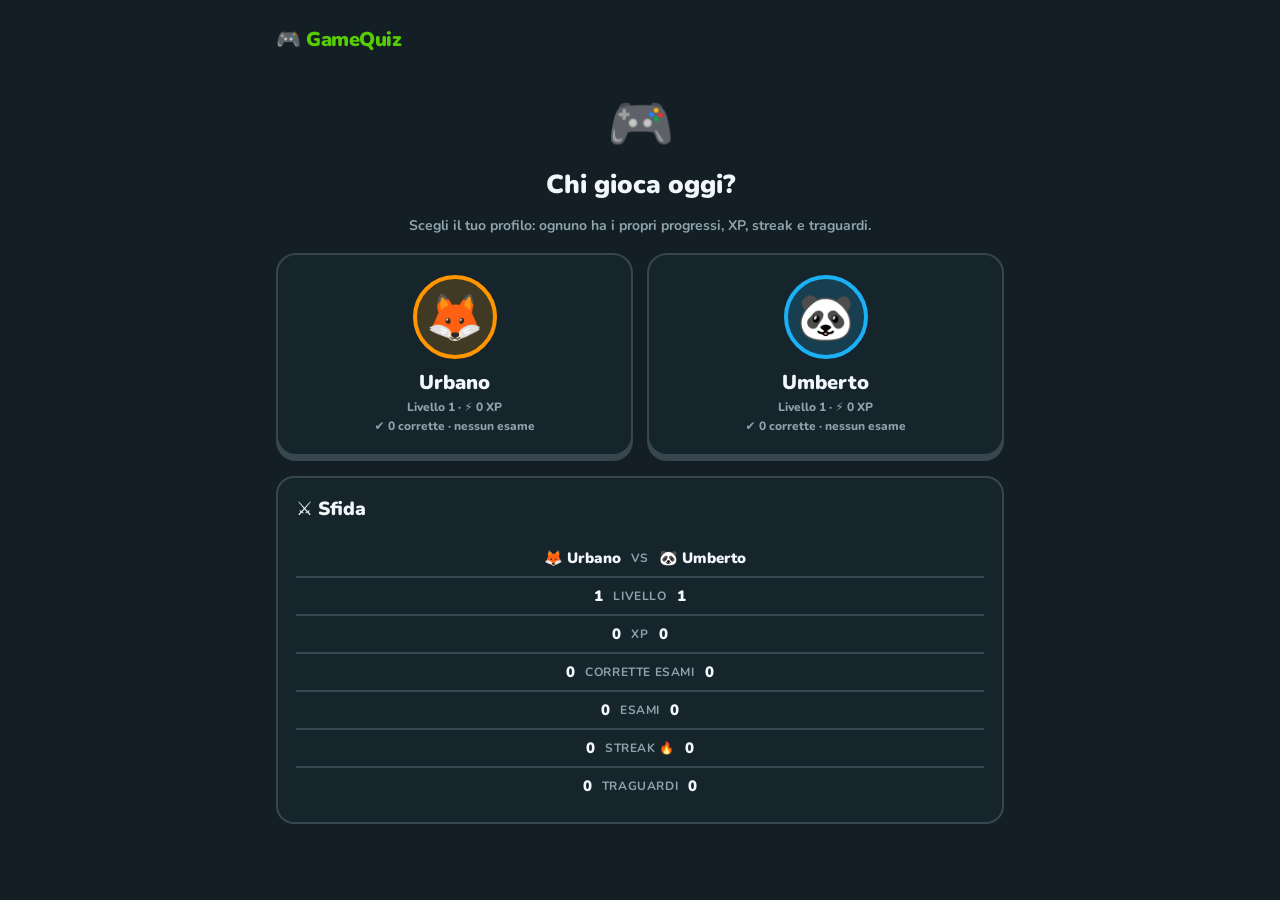
<file: index.html>
<!DOCTYPE html>
<html lang="it">
<head>
<meta charset="utf-8">
<meta name="viewport" content="width=device-width, initial-scale=1">
<title>Quiz Game Specialist</title>
<link rel="preconnect" href="https://fonts.googleapis.com">
<link href="https://fonts.googleapis.com/css2?family=Nunito:wght@500;700;800;900&display=swap" rel="stylesheet">
<style>
:root{
  color-scheme:dark;
  --bg:#131f24; --card:#16252c; --surf:#1b2c34; --hover:#20333c; --ink:#f1f7fb; --mute:#8fa3ad; --line:#37464f; --line2:#2a3a42;
  --green:#58cc02; --green-d:#46a302; --green-l:#1f3b17; --green-t:#79e33a;
  --red:#ff4b4b; --red-d:#c22f2f; --red-l:#3d1d22; --red-t:#ff7878;
  --blue:#1cb0f6; --blue-d:#1899d6; --blue-l:#13324a; --blue-t:#49c0f8; --blue-b:#1f6d96;
  --gold:#ffc800; --gold-d:#d9a400; --gold-l:#3a3214; --orange:#ff9600; --orange-l:#3d2a12; --purple:#ce82ff; --purple-l:#33244a;
}
*{box-sizing:border-box}
html,body{margin:0;background:var(--bg);color:var(--ink);font-family:Nunito,system-ui,sans-serif;font-weight:700}
button{font-family:inherit;font-weight:800;cursor:pointer}
.wrap{max-width:760px;margin:0 auto;padding:16px 16px 60px}
/* top bar */
.top{display:flex;align-items:center;gap:14px;padding:10px 0 14px;position:sticky;top:0;background:var(--bg);z-index:5}
.logo{font-weight:900;font-size:20px;color:var(--green);letter-spacing:-.5px;flex:1;cursor:pointer;user-select:none}
.pill{display:flex;align-items:center;gap:5px;font-weight:900;font-size:16px}
.pill .ic{font-size:20px}
.pill.fire{color:var(--orange)} .pill.xp{color:var(--gold)} .pill.ok{color:var(--green-t)}
/* cards */
.card{background:var(--card);border:2px solid var(--line);border-radius:18px;padding:18px;margin-bottom:14px}
h1{font-size:26px;font-weight:900;margin:6px 0 4px}
h2{font-size:19px;font-weight:900;margin:0 0 10px}
.sub{color:var(--mute);font-weight:700;font-size:14px}
.btn{border:none;border-radius:14px;padding:13px 18px;font-size:15px;text-transform:uppercase;letter-spacing:.6px;
  background:var(--green);color:#fff;box-shadow:0 4px 0 var(--green-d);transition:transform .05s,filter .1s}
.btn:active{transform:translateY(3px);box-shadow:0 1px 0 var(--green-d)}
.btn:hover{filter:brightness(1.05)}
.btn.blue{background:var(--blue);box-shadow:0 4px 0 var(--blue-d)}
.btn.red{background:var(--red);box-shadow:0 4px 0 var(--red-d)}
.btn.gold{background:var(--gold);box-shadow:0 4px 0 var(--gold-d);color:#5a4300}
.btn.ghost{background:var(--surf);color:var(--blue-t);border:2px solid var(--line);box-shadow:0 4px 0 var(--line)}
.btn.full{width:100%}
.btn:disabled{background:var(--line);color:#6f818a;box-shadow:0 4px 0 var(--line2);cursor:default}
/* level */
.lvl{display:flex;align-items:center;gap:14px}
.badge-lvl{width:62px;height:62px;border-radius:50%;background:var(--gold);color:#fff;display:grid;place-items:center;font-size:26px;font-weight:900;box-shadow:inset 0 -5px 0 var(--gold-d);flex:none}
.bar{height:16px;border-radius:99px;background:var(--line);overflow:hidden;position:relative}
.bar>i{display:block;height:100%;border-radius:99px;background:var(--green);transition:width .5s}
.bar>i::after{content:"";display:block;height:5px;margin:3px 8px 0;border-radius:9px;background:rgba(255,255,255,.35)}
.bar.gold>i{background:var(--gold)} .bar.blue>i{background:var(--blue)}
/* stat grid */
.stats{display:grid;grid-template-columns:repeat(2,1fr);gap:10px}
.stat{border:2px solid var(--line);border-radius:14px;padding:12px;display:flex;gap:10px;align-items:center}
.stat .ic{font-size:26px}
.stat b{display:block;font-size:20px;font-weight:900}
.stat span{font-size:12px;color:var(--mute)}
.hero-num{font-size:44px;font-weight:900;color:var(--green);line-height:1}
/* modes */
.modes{display:grid;gap:12px}
.mode{display:flex;gap:14px;align-items:center;border:2px solid var(--line);border-radius:18px;padding:16px;background:var(--card);cursor:pointer;box-shadow:0 4px 0 var(--line);text-align:left;width:100%;color:var(--ink)}
.mode:active{transform:translateY(3px);box-shadow:0 1px 0 var(--line)}
.mode .mi{width:56px;height:56px;border-radius:16px;display:grid;place-items:center;font-size:28px;flex:none}
.mode b{font-size:17px;font-weight:900;display:block}
.mode span{font-size:13px;color:var(--mute);font-weight:700}
/* daily ring */
.daily{display:flex;align-items:center;gap:14px}
.ring{width:64px;height:64px;flex:none}
/* subject list */
.subj{display:flex;align-items:center;gap:12px;padding:12px;border:2px solid var(--line);border-radius:14px;margin-bottom:8px;background:var(--card);cursor:pointer;width:100%;text-align:left;color:var(--ink);box-shadow:0 3px 0 var(--line)}
.subj:active{transform:translateY(2px);box-shadow:0 1px 0 var(--line)}
.subj .crown{width:40px;height:40px;border-radius:50%;display:grid;place-items:center;font-size:20px;flex:none;background:var(--line)}
.subj .t{flex:1;min-width:0}
.subj .t b{display:block;font-size:15px;font-weight:900;white-space:nowrap;overflow:hidden;text-overflow:ellipsis}
.subj .t small{color:var(--mute);font-size:12px}
.subj .bar{height:10px;margin-top:5px}
.search{width:100%;padding:12px 14px;border:2px solid var(--line);border-radius:14px;font:inherit;margin-bottom:12px;background:var(--surf);color:var(--ink)}
/* quiz */
.qhead{display:flex;align-items:center;gap:12px;margin-bottom:16px}
.x{background:none;border:none;font-size:26px;color:#6f818a;padding:0 4px}
.qhead .bar{flex:1}
.timer{font-weight:900;font-size:16px;padding:6px 12px;border-radius:12px;background:var(--blue-l);color:var(--blue-t);font-variant-numeric:tabular-nums}
.timer.low{background:var(--red-l);color:var(--red-t);animation:pulse 1s infinite}
@keyframes pulse{50%{transform:scale(1.07)}}
.hearts{color:var(--red);font-weight:900;font-size:17px}
.qsubj{font-size:12px;text-transform:uppercase;letter-spacing:.8px;color:var(--purple);font-weight:900;margin-bottom:6px}
.qtext{font-size:20px;font-weight:800;line-height:1.35;margin:0 0 18px}
.opts{display:grid;gap:10px}
.opt{display:flex;gap:12px;align-items:flex-start;text-align:left;border:2px solid var(--line);border-radius:14px;padding:13px 14px;background:var(--card);font-size:15px;font-weight:700;color:var(--ink);box-shadow:0 3px 0 var(--line);line-height:1.35}
.opt .k{flex:none;width:28px;height:28px;border-radius:8px;border:2px solid var(--line);display:grid;place-items:center;font-size:13px;color:var(--mute)}
.opt:hover{background:var(--hover)}
.opt.sel{border-color:var(--blue-b);background:var(--blue-l);color:var(--blue-t);box-shadow:0 3px 0 var(--blue-b)}
.opt.sel .k{border-color:var(--blue-b);color:var(--blue-t)}
.opt.good{border-color:var(--green);background:var(--green-l);color:var(--green-t);box-shadow:0 3px 0 var(--green)}
.opt.good .k{border-color:var(--green);color:var(--green-t)}
.opt.bad{border-color:var(--red);background:var(--red-l);color:var(--red-t);box-shadow:0 3px 0 var(--red)}
.opt.bad .k{border-color:var(--red);color:var(--red-t)}
.opt:disabled{cursor:default}
.grid{display:grid;grid-template-columns:repeat(10,1fr);gap:5px;margin-top:18px}
.grid button{border:2px solid var(--line);background:var(--card);border-radius:8px;padding:6px 0;font-size:12px;color:var(--mute)}
.grid button.ans{background:var(--blue-l);border-color:var(--blue-b);color:var(--blue-t)}
.grid button.cur{outline:3px solid var(--gold)}
.grid button.g{background:var(--green-l);border-color:var(--green);color:var(--green-t)}
.grid button.r{background:var(--red-l);border-color:var(--red);color:var(--red-t)}
.navrow{display:flex;gap:10px;margin-top:16px}
.navrow .btn{flex:1}
/* feedback sheet */
.sheet{position:fixed;left:0;right:0;bottom:0;padding:18px 16px 22px;transform:translateY(110%);transition:transform .22s ease;z-index:20}
.sheet.show{transform:none}
.sheet.ok{background:var(--green-l)} .sheet.ko{background:var(--red-l)}
.sheet .in{max-width:760px;margin:0 auto}
.sheet h3{margin:0 0 4px;font-size:21px;font-weight:900}
.sheet.ok h3{color:var(--green-t)} .sheet.ko h3{color:var(--red-t)}
.sheet p{margin:0 0 12px;font-size:14px}
.sheet.ko p{color:var(--red-t)}
.combo{display:inline-block;margin-left:8px;font-size:14px;background:var(--orange);color:#fff;border-radius:99px;padding:2px 10px;vertical-align:middle}
/* results */
.result{text-align:center}
.result .big{font-size:64px;line-height:1;margin:10px 0}
.reward{display:flex;gap:10px;justify-content:center;margin:16px 0}
.reward div{border:2px solid var(--line);border-radius:14px;padding:10px 14px;min-width:96px}
.reward b{display:block;font-size:22px;font-weight:900}
.reward span{font-size:11px;text-transform:uppercase;color:var(--mute);letter-spacing:.6px}
.rev{text-align:left;border-top:2px solid var(--line);padding:12px 0}
.rev .q{font-weight:800;margin-bottom:6px}
.rev .a{font-size:14px;padding:2px 0}
.rev .a.g{color:var(--green-t)} .rev .a.r{color:var(--red-t);text-decoration:line-through}
.chip{display:inline-block;font-size:11px;border-radius:99px;padding:2px 8px;background:var(--line);color:var(--mute);margin-right:6px}
/* badges */
.badges{display:grid;grid-template-columns:repeat(auto-fill,minmax(100px,1fr));gap:10px}
.bdg{text-align:center;border:2px solid var(--line);border-radius:14px;padding:12px 6px;font-size:12px}
.bdg .e{font-size:32px;display:block;margin-bottom:4px}
.bdg.off{opacity:.35;filter:grayscale(1)}
.bdg small{display:block;color:var(--mute);font-weight:700;font-size:11px;margin-top:2px}
.tabs{display:flex;gap:8px;margin:4px 0 14px;flex-wrap:wrap}
.tabs button{border:2px solid var(--line);background:var(--card);border-radius:12px;padding:8px 12px;font-size:13px;color:var(--mute)}
.tabs button.on{border-color:var(--blue-b);background:var(--blue-l);color:var(--blue-t)}
.hist{display:flex;justify-content:space-between;align-items:center;padding:10px 0;border-top:2px solid var(--line);font-size:14px}
.ok-t{color:var(--green-t)} .ko-t{color:var(--red-t)}
.toast{position:fixed;top:14px;left:50%;transform:translate(-50%,-140%);background:var(--surf);border:2px solid var(--gold);border-radius:16px;padding:10px 16px;display:flex;gap:10px;align-items:center;z-index:50;transition:transform .3s;box-shadow:0 6px 0 var(--gold-d);max-width:92vw}
.toast.show{transform:translate(-50%,0)}
.toast .e{font-size:30px}
.modal{position:fixed;inset:0;background:rgba(0,0,0,.65);display:none;align-items:center;justify-content:center;z-index:40;padding:16px}
.modal.show{display:flex}
.modal .card{max-width:420px;width:100%;text-align:center}
#confetti{position:fixed;inset:0;pointer-events:none;z-index:60}
.row{display:flex;gap:10px;flex-wrap:wrap}
.row>*{flex:1}
.note{font-size:12px;color:var(--mute);text-align:center;margin-top:18px}
.toggle{background:none;border:none;font-size:20px;padding:0}
.tiermedal{width:110px;height:110px;margin:6px auto 8px;border-radius:50%;display:grid;place-items:center;font-size:58px;background:radial-gradient(circle at 50% 40%,color-mix(in srgb,var(--tc) 35%,transparent),transparent 70%);border:4px solid var(--tc);box-shadow:0 0 30px color-mix(in srgb,var(--tc) 45%,transparent);animation:pop .6s cubic-bezier(.2,1.6,.4,1)}
@keyframes pop{from{transform:scale(.2) rotate(-25deg);opacity:0}}
.ladder{display:grid;grid-template-columns:repeat(6,1fr);gap:6px;margin-top:6px}
.ladder div{border:2px solid var(--line);border-radius:12px;padding:8px 2px;opacity:.45;font-size:11px}
.ladder div span{display:block;font-size:22px}
.ladder div b{display:block;font-size:11px;overflow:hidden;text-overflow:ellipsis;white-space:nowrap}
.ladder div small{color:var(--mute);font-size:10px}
.ladder div.on{opacity:1;border-color:var(--tc);background:color-mix(in srgb,var(--tc) 15%,transparent);transform:scale(1.08)}
.tierrow{display:grid;grid-template-columns:repeat(6,1fr);gap:6px}
.tierchip{border:2px solid;border-radius:12px;text-align:center;padding:6px 2px;font-size:11px}
.tierchip span{font-size:20px;display:block}.tierchip b{display:block;font-size:17px}.tierchip small{color:var(--mute);font-size:10px}
.av{width:38px;height:38px;border-radius:50%;display:grid;place-items:center;font-size:21px;border:3px solid var(--pc);background:color-mix(in srgb,var(--pc) 20%,transparent);flex:none}
.avbtn{display:flex;align-items:center;gap:6px;background:none;border:none;color:var(--ink);padding:0}
.picker{display:grid;grid-template-columns:1fr 1fr;gap:14px;margin-top:18px}
.pcard{border:2px solid var(--line);border-radius:20px;padding:20px 12px;background:var(--card);text-align:center;color:var(--ink);box-shadow:0 5px 0 var(--line)}
.pcard:hover{border-color:var(--pc);box-shadow:0 5px 0 var(--pc)}
.pcard:active{transform:translateY(4px);box-shadow:0 1px 0 var(--pc)}
.pcard.cur{border-color:var(--pc);box-shadow:0 5px 0 var(--pc)}
.pcard .big-av{width:84px;height:84px;margin:0 auto 10px;border-radius:50%;display:grid;place-items:center;font-size:46px;border:4px solid var(--pc);background:color-mix(in srgb,var(--pc) 18%,transparent)}
.pcard b{font-size:20px;font-weight:900;display:block}
.pcard small{display:block;color:var(--mute);font-size:12px;margin-top:3px}
.vs{margin-top:18px}
.vs .r{display:grid;grid-template-columns:1fr auto 1fr;gap:10px;align-items:center;padding:8px 0;border-top:2px solid var(--line);font-size:15px}
.vs .r span{color:var(--mute);font-size:12px;text-transform:uppercase;letter-spacing:.6px;text-align:center}
.vs .r b{font-weight:900}.vs .r b:first-child{text-align:right}
.vs .w{color:var(--gold)}
@media (max-width:520px){.ladder,.tierrow{grid-template-columns:repeat(3,1fr)}
  .qtext{font-size:18px}.grid{grid-template-columns:repeat(6,1fr)}h1{font-size:22px}
  .pill{font-size:14px}.pill .ic{font-size:17px}.logo{font-size:17px}
}
</style>
</head>
<body>
<canvas id="confetti"></canvas>
<div class="toast" id="toast"><span class="e" id="toastE">🏆</span><div><div style="font-size:12px;color:var(--gold);text-transform:uppercase;letter-spacing:.7px">Traguardo sbloccato</div><div id="toastT" style="font-weight:900"></div></div></div>
<div class="modal" id="modal"><div class="card" id="modalBody"></div></div>
<div class="sheet" id="sheet"><div class="in" id="sheetIn"></div></div>
<div class="wrap">
  <div class="top" id="top"></div>
  <div id="view"></div>
</div>
<script>
const DATA = {"subjects":[{"name":"Orientamento finanziario","doc":"Daniele Di Girolamo"},{"name":"Aspetti legali","doc":"Anna Lisa Putorti"},{"name":"Sicurezza sul lavoro","doc":"Matteo Frollano"},{"name":"Fondamenti di marketing videoludico","doc":"Raoul William Braghieri"},{"name":"Comunicazione col cliente","doc":"Daniele Coscarella"},{"name":"Il mercato dei videogiochi","doc":"Filippo Facchetti"},{"name":"Sviluppo della carriera e dell'autoimprenditorialità","doc":"Cristiano Sprega"},{"name":"Distribuzione videoludica","doc":"Gaia Di Labio"},{"name":"Storia ed evoluzione del videogioco","doc":"Filippo Facchetti"},{"name":"Fondamenti di Game Design II","doc":"Lorenzo Lezzi"},{"name":"Game Design Framework and Techniques","doc":"Lorenzo Lezzi"},{"name":"Laboratorio di Game Design","doc":"Lorenzo Lezzi"},{"name":"Matematica","doc":"Abdellaoui Ouisem"},{"name":"Basi Adobe Photoshop e Adobe Illustrator","doc":"Roberto Frusteri"},{"name":"Ui Graphics per il gaming","doc":"Mariangela Lonigro"},{"name":"AI per il gaming","doc":"Federico Facchini"},{"name":"Character Design","doc":"Valentina Faloni"},{"name":"Introduzione ad Unreal Engine","doc":"Mariangela Lonigro"},{"name":"Programmazione in Blueprint in Unreal Engine","doc":"Francesco Sapio"},{"name":"Programmazione in C++ in Unreal Engine","doc":"Nicolò Meduri"},{"name":"Technical Animation in Unreal Engine","doc":"Alberto Virzì"},{"name":"Progettazione di Environment in Unreal Engine","doc":"Mariangela Lonigro"},{"name":"La gestione dei progetti di sviluppo gaming","doc":"Francesco Sapio"},{"name":"Motion Capture","doc":"Mariangela Lonigro"},{"name":"Progettazione di Metasound in Unreal Engine","doc":"Jacopo Carreras"},{"name":"Unità didattica professionalizzante in lingua inglese","doc":"Filippo Facchetti"},{"name":"Import Pipeline","doc":"Simone Martolini"},{"name":"3D Modeling","doc":"Simone Martolini"},{"name":"Inglese","doc":""},{"name":"Programmazione di base","doc":"Francesco Sapio"},{"name":"Pipelines in Unreal Engine","doc":"Francesco Sapio"},{"name":"NPC Artificial inteligence per videogiochi","doc":"Francesco Sapio"}],"questions":[{"s":0,"q":"Immagina di avere 1.000 euro in un conto corrente in cui cui ti viene riconosciuto un interesse annuo del 2% lordo per 5 anni e durante l'anno non","o":["Più di 1.1000 euro","Meno di 1.100 euro","Esattamente 1.000 euro","Meno di 1.000 euro"],"c":[0]},{"s":0,"q":"Che cosa si presuppone di fare il budgeting?","o":["Gestire l’emotività","Programmare l’attività settimanale lavorativa","Consolidare le entrate finanziarie","Mettere in evidenza ricavi e costi"],"c":[3]},{"s":0,"q":"Quale è la differenza principale tra un libero professionista e un lavoratore dipendente?","o":["Il libero professionista guadagna sicuramente di più","Nessuna","Il dipendente guadagna sicuramente di più","Il vincolo di subordinazione"],"c":[3]},{"s":0,"q":"Che cos'è il T.F.R.?","o":["Tasso Fisso di Rendimento","Trattamento di Fine Rapporto","Trattamento di Fine Retribuzione","Treno Fino a Roma"],"c":[1]},{"s":0,"q":"Quando va inserita la ritenuta d'acconto nella ricevuta di prestazione occasionale?","o":["In tutte le occasioni","Quando il soggetto committente è un soggetto in regime forfettario","Quando il soggetto che emette la ricevuta è un libero professionista","Quando il soggetto committente è un soggetto passivo con iva ad esclusione di regime forfettario"],"c":[3]},{"s":0,"q":"Quali condizioni personali devo considerare quando prendo un finanziamento?","o":["Capacità di risparmio, reddito, patrimonio finanziario","Costi, tasso, piano ammortamento","Durata, tasso, costi","Nessuna delle precedenti"],"c":[0]},{"s":0,"q":"I soggetti in regime forfettario devono emettere la ritenuta d’acconto?","o":["si","no","nei casi previsti dalla legge","nella misura fissa del 20%"],"c":[1]},{"s":0,"q":"Qual è la tassazione a scadenza di un fondo pensione o fondo negoziale?","o":["20%","26%","massimo il 15% e minimo il 9%","tasso marginale irpef"],"c":[2]},{"s":0,"q":"Cosa si applica l’IVA?","o":["sul reddito","sulla busta paga","sull’acquisto di beni e servizi","sulle obbligazioni statali"],"c":[2]},{"s":0,"q":"Nell’ambito di una corretta pianificazione finanziaria cosa si intende per protezione?","o":["Piano il risparmio mensile ai fini della gestione dei rischi","Individuare quali sono i rischi che si corrono e decidere per quali è meglio proteggersi","Individuare il miglior investimento possibile in base alle mie esigenze","Nessuna delle precedenti"],"c":[1]},{"s":1,"q":"Quali sono i requisiti di costituzione del diritto d’autore","o":["Novità e creatività","Originalità, creatività","Creatività e deposito pubblico registro","Novità e deposito pubblico registro"],"c":[1]},{"s":1,"q":"In cosa consistono i diritti morali d’autore","o":["Diritto di vietare a terzi l’utilizzo della propria opera","Diritto di non vedere modificata la propria opera","Diritto alla paternità, all’integrità ed inalienabilità","Diritto alla paternità ed alla immutabilità"],"c":[2]},{"s":1,"q":"Qual è la durata del diritto morale d’autore","o":["Intera durata della vita dell’autore e per 70 anni dalla morte dell’autore per gli eredi","Intera durata della vita dell’autore","Intera durata vita autore e dopo la sua morte esercitabile dagli eredi senza limite di tempo","70 anni"],"c":[2]},{"s":1,"q":"In cosa consistono i diritti patrimoniali d’autore","o":["Serie di facoltà a contenuto patrimoniale finalizzate a tutelare interessi dell’autore al controllo dell’utilizzo dell’opera esercitando il potere di esclusione di qualsiasi altro","Diritto a cedere liberamente le proprie opere contro denaro","Diritti di riproduzione e trascrizione","Diritti economici derivanti dalla messa in onda e/o pubblicazione delle proprie opere"],"c":[0]},{"s":1,"q":"Qual è la durata dei diritti patrimoniali d’autore","o":["Tutta la vita dell’autore","70 anni dalla nascita del diritto","Tutta la vita dell’autore e 70 anni dopo la sua morte","Tutta la vita dell’autore e 50 anni dopo la sua morte"],"c":[2]},{"s":1,"q":"Cosa sono le eccezioni e limitazioni","o":["Riproduzioni a mano e fotocopie","Ipotesi in cui l’uso dell’opera protetta diviene libero da acquisizione consenso autore o si pongono limiti al controllo dell’autore sull’uso dell’opera","Ipotesi in cui il diritto d’autore non si applica","Diritto di cronaca"],"c":[1]},{"s":1,"q":"Cosa sono le opere derivate","o":["Opere create dallo stesso autore di una precedente opera","Opere create per altri mezzi di diffusione","Opere che traggono origine da opere cadute in pubblico dominio","Opere che traggono origine da una precedente creazione"],"c":[3]},{"s":1,"q":"Quali sono le opere di “pubblico dominio”","o":["Opera nota a tutti che non necessita protezione","Opere che non sono mai entrate a far parte dell’ambito di protezione autoriale o che ne sono uscite con riferimento alla tutela dei diritti patrimoniali di autore a seguito del decorso del termine di protezione","Opere che sono uscite dell’ambito di protezione autoriale con riferimento alla tutela dei diritti patrimoniali e morali di autore","Opere straniere"],"c":[1]},{"s":1,"q":"Cosa è un contratto di opzione","o":["Contratto con il quale si cedono temporaneamente diritti autoriali contro un corrispettivo","Contratto con il quale l’autore sceglie come essere remunerato","Contratto di cessione dei diritti autoriali a terzi","Contratto con il quale un produttore sceglie i propri autori"],"c":[0]},{"s":1,"q":"Chi sono gli autori di un’opera audiovisiva","o":["Regista e compositore","Sceneggiatore, regista e direttore della fotografia","Regista e montatore video","Sceneggiatore, regista, attori e compositore colonna sonora originale"],"c":[3]},{"s":1,"q":"Cosa sono i diritti connessi","o":["Diritti che collegano gli autori tra loro","Diritti correlati agli imprenditori del settore audiovisivo","Serie di esclusive che non nascono con la creazione dell’opera e non spettano al suo creatore ma sono correlati all’opera ed al suo sfruttamento","Eccezioni al diritto d’autore"],"c":[2]},{"s":1,"q":"A chi spetta l’esercizio dei diritti di utilizzazione economica nell’opera musicale","o":["Autore della parte musicale","Autore del testo","Ad entrambi","Al produttore discografico"],"c":[0]},{"s":1,"q":"Qual è la principale caratteristica della disciplina delle opere cinematografiche","o":["La titolarità del diritto di autore sull’opera è dissociata dall’esercizio di alcuni diritti di utilizzazione economica","Sono opere collettive","L’esercizio dei diritti patrimoniali spetta al produttore","Gli autori sono protetti entro certi limiti"],"c":[0]},{"s":1,"q":"Cosa sono gli UGC","o":["Programmi per elaboratori","Contenuti di libera utilizzazione online","Contenuti digitali","Contenuti digitali creati da utilizzatori di materiali che potrebbero essere protetti dal diritto d’autore"],"c":[3]},{"s":1,"q":"Qual è il fine principale della recente direttiva sul copyright","o":["Bilanciare interesse pubblico all’informazione con diritti degli imprenditori del settore media e degli autori","Tutelare le innovazioni tecnologiche","Introdurre nuove norme a protezione degli autori","Limitare la durata di protezione dei diritti patrimoniali d’autore"],"c":[0]},{"s":1,"q":"Cosa sono i marchi","o":["Segni distintivi di una impresa","Opere autoriali","Loghi delle società","Segni caratterizzanti prodotti"],"c":[0]},{"s":1,"q":"Cosa sono i brevetti","o":["Opere soggette al diritto di autore","Premi ricevuti da inventori","Opere dell’ingegno tutelate dal codice di proprietà industriale","Titoli di proprietà"],"c":[2]},{"s":1,"q":"Requisiti di protezione legale del marchio","o":["Innovatività e capacità distintiva","Originalità e novità","Liceità e novità","Novità, liceità e capacità distintiva"],"c":[3]},{"s":1,"q":"Requisiti per protezione legale del brevetto","o":["Novità, attività inventiva e industrialità","Originalità e novità","Capacità innovativa e distintiva","Novità e segretezza"],"c":[0]},{"s":1,"q":"Il design è oggetto di protezione e se sì, come?","o":["Il design non è oggetto di protezione","Il design è protetto dal diritto d’autore","Il design è protetto sia nel diritto d’autore che nel codice di proprietà industriale","Il design è protetto dal codice di proprietà industriale"],"c":[2]},{"s":1,"q":"Chi è il produttore di un film","o":["Un imprenditore individuale o una società che investe risorse per la realizzazione di un’opera audiovisiva","Il titolare di tutti i diritti connessi all’opera","Colui che appare nei titoli di testa e/o di coda","La persona fisica o società che si occupa della vendita dell’opera"],"c":[0]},{"s":1,"q":"Qual è la differenza tra produzione associata e coproduzione","o":["La produzione associata è tra due società e la coproduzione tra più di due società","Nella prima gli autori si associano e nella seconda i produttori","La prima interviene tra due produttori nazionali, la seconda tra un nazionale ed un estero","La coproduzione ha un termine di durata maggiore della produzione associata"],"c":[2]},{"s":1,"q":"Chi è il produttore esecutivo di un’opera audiovisiva","o":["Il soggetto che si occupa dell’organizzazione e realizzazione delle riprese e della gestione del budget","Il soggetto a cui viene dato mandato di distribuire l’opera","Colui che esegue le richieste del produttore","La società che si occupa dei contratti relativi alla realizzazione dell’opera"],"c":[0]},{"s":1,"q":"Cosa sono gli accordi bilaterali in campo di coproduzione","o":["Accordi per la coproduzione cinematografica tra Paesi esteri europei e l’Italia","Accordi per la coproduzione cinematografica tra Paesi esteri europei e non, e l’Italia","Accordi tra Italia e Paesi europei sulla regolamentazione dei diritti d’autore","Accordi di natura fiscale per la coproduzione tra Paesi esteri"],"c":[1]},{"s":1,"q":"Cosa è un contratto di compartecipazione","o":["Contratto di divisione proventi tra produttori","Contratto tra due produttori europei","Contratto di divisione proventi tra autori","Contratto di coproduzione non rientrante nell’ambito della convenzione europea o di accordi bilaterali"],"c":[3]},{"s":1,"q":"Chi è il distributore di un’opera audiovisiva","o":["Colui a cui viene dato mandato di vendita dell’opera in Italia e/o all’estero dal produttore","Le piattaforme (Netflix, Amazon, ecc.)","Il proprietario delle sale cinematografiche","Chi vende all’estero l’opera"],"c":[0]},{"s":1,"q":"Differenza tra costi “sopra la linea” e quelli “sotto la linea” di un budget","o":["I primi vengono pagati prima dei secondi","I primi si riferiscono agli autori, i secondi alle maestranze","I primi hanno più rilevanza economica dei secondi","I secondi sono gestiti dal produttore esecutivo ed i primi dal produttore"],"c":[1]},{"s":1,"q":"In cosa consiste il piano finanziario di un’opera audiovisiva","o":["Il piano di copertura di tutti i costi del budget a cui è associato","La struttura economica dell’opera","Ipotesi di come realizzare l’opera","Piano temporale di pagamento dei costi"],"c":[0,1]},{"s":1,"q":"Cosa è il tax credit interno in ambito audiovisivo","o":["Debiti fiscali compensabili con crediti","Somme di denaro riconosciute al produttore dallo Stato","Fonte di finanziamento delle opere audiovisive consistenti in un credito di imposta","Contratti di sponsorizzazione"],"c":[2]},{"s":2,"q":"Chi è il principale responsabile degli aspetti di sicurezza del lavoro in un’azienda?","o":["Il datore di lavoro","Il medico competente","Il lavoratore"],"c":[0]},{"s":2,"q":"In caso di incendio sul luogo di lavoro, cosa deve fare un lavoratore?","o":["Rimanere alla propria postazione di lavoro in attesa dell’arrivo dei vigili del fuoco","Intervenire immediatamente per spegnere l’incendio","Mantenere la calma e seguire le indicazione degli addetti alle emergenze"],"c":[2]},{"s":2,"q":"Il rischio è:","o":["La pericolosità intrinseca di una sostanza","Il prodotto della probabilità di accadimento di un evento dannoso per la gravità del danno atteso","L’entità di un infortunio"],"c":[1]},{"s":2,"q":"Il Medico Competente:","o":["E’ una persona eletta o designata dai lavoratori","Deve necessariamente essere una persona interna all’azienda","E’ un medico in possesso di titoli e dei requisiti formativi e professionali specifici, che collabora con il Datore di Lavoro ai fini della valutazione dei rischi ed è nominato dallo stesso per effettuare la sorveglianza sanitaria"],"c":[2]},{"s":2,"q":"Il Preposto…","o":["Deve segnalare eventuali anomalie/difetti riscontrati in un’attrezzatura di lavoro al Medico Competente","Non ha alcuna responsabilità in materia di salute e sicurezza lavoro;","sovrintende e vigila sull’osservanza da parte dei singoli lavoratori dei loro obblighi di legge, nonché delle disposizioni aziendali in materia di salute e sicurezza sul lavoro e di uso dei mezzi di protezione collettivi e dei dispositivi di protezione individuale messi a loro disposizione e, in caso di persistenza della inosservanza, informa il suo superiore diretto"],"c":[2]},{"s":2,"q":"Gli Addetti all’Antincendio e Primo Soccorso …","o":["Devono necessariamente partecipare alla riunione periodica della sicurezza","Sono quei lavoratori designati preventivamente dal Datore di Lavoro o da un suo Delegato e che sono stati formati, informati e addestrati per l’attuazione delle misure di gestione delle emergenze indicate nel Piano di Emergenza e di Evacuazione aziendale","Collaborano con il Medico Competente nell’effettuazione delle visite mediche al personale"],"c":[1]},{"s":2,"q":"I luoghi e le attrezzature di lavoro…","o":["Non devono rispondere a particolari prescrizioni ai fini della tutela della salute dei lavoratori","Possono anche non essere conosciuti dai lavoratori","Devono rispondere a precisi requisiti di sicurezza stabiliti dalla vigente normativa."],"c":[2]},{"s":2,"q":"Nel lavoro al videoterminale sono da prevedere almeno …","o":["5 minuti di pausa ogni ora di lavoro continuato","15 minuti di pausa ogni 2 ore di lavoro continuato","10 minuti di pausa ogni ora di lavoro"],"c":[1]},{"s":2,"q":"Un DPI eccessivamente protettivo può …","o":["Costituire un rischio aggiuntivo","Dare maggiore sicurezza","Isolare da qualsiasi rischio"],"c":[0]},{"s":3,"q":"Cosa è il marketing funnel?","o":["Le fasi della release di un prodotto","La pipeline di produzione di un videogioco","Le fasi del processo di acquisizione di un consumatore","Uno strumento per la vendita di videogiochi su Steam"],"c":[2]},{"s":3,"q":"Pensando al marketing funnel, quale è l’ordine delle seguenti?","o":["Awareness -> Customer -> Evaluation","Awareness -> Evaluation -> Customer","Customer -> Evaluation -> Awareness","Evaluation -> Awareness -> Customer"],"c":[1]},{"s":3,"q":"Qual è lo scopo principale di esporre a fiere consumer (B2C)?","o":["Vendere copie del gioco","Ottenere feedback","Parlare con influencer","Fare bugfixing"],"c":[1]},{"s":3,"q":"Cosa rappresentano le wishlist?","o":["Il numero di persone che intendono acquisire un videogioco","Il numero di preordini effettuati da futuri consumatori","Il rapporto fra consumatori soddisfatti e insoddisfatti","Un software di analisi delle performance sui social media"],"c":[0]},{"s":3,"q":"Cosa sono i festival di Steam?","o":["Periodi di vendita di accessori ingame esclusivi","Periodi di rilascio di titoli a tema","Periodi di sconti a tema","Periodi di playtest pubblici"],"c":[2]},{"s":3,"q":"Qual è lo scopo principale di fare networking?","o":["Conoscere altri sviluppatori","Conoscere la propria community di giocatori","Conoscere investitori","Conoscere fiere e festival"],"c":[0]},{"s":3,"q":"Qual è la differenza fra mercato Console e Mobile?","o":["Il mercato Console è molto più grande","Il mercato Console è dominato da prodotti gratuiti","Il mercato Console è dominato da prodotti a pagamento","Il mercato Console è accessibile solo a grandi editori"],"c":[2]},{"s":3,"q":"Per quale ragione il mercato Mobile è poco accessibile agli sviluppatori indipendenti?","o":["C’è poco interesse a giocare videogiochi","Grande focus su spese di marketing","Lo sviluppo è più difficile","I comandi sono scomodi"],"c":[1]},{"s":3,"q":"Cosa significa USP?","o":["Universal sales projection","United service provider","Unique selling point","Unit setup priority"],"c":[2]},{"s":3,"q":"Per uno sviluppatore indipendente, quale dei seguenti gruppi è più facile da raggiungere?","o":["Community di nicchia","Mercato mainstream","Bambini","Giocatori adulti"],"c":[0]},{"s":3,"q":"Quando è meglio partecipare allo Steam Next Fest?","o":["Mai","A inizio sviluppo","Dopo il rilascio del gioco","Quando è pronta una demo"],"c":[3]},{"s":3,"q":"A cosa servono le pagine social?","o":["Per comunicare con investitori","Per attrarre nuovi fan","Per monetizzare i post","Per proteggere i diritti d’autore"],"c":[1]},{"s":3,"q":"Qual è lo scopo di una campagna Kickstarter?","o":["Annunciare un nuovo progetto","Accumulare wishlist","Vendere copie anticipate del videogioco","Raccogliere soldi per lo sviluppo"],"c":[3]},{"s":3,"q":"Quale di queste strategie di rilascio è la migliore?","o":["Annunciare un gioco e rilasciarlo 1-2 anni dopo","Rilasciare un gioco subito dopo l’annuncio","Annunciare un gioco a inizio sviluppo e rilasciarlo 6-7 anni dopo","Parlare del gioco solo dopo il rilascio"],"c":[0]},{"s":3,"q":"In che condizioni è conveniente raggiungere streamer e content creator?","o":["Quando creano contenuti gratuitamente","Perlopiù per sponsorizzazioni a pagamento","In quasi tutte le condizioni","Mai"],"c":[0]},{"s":4,"q":"Cos’è il “SetUp” in una presentazione?","o":["Una tecnica di rilassamento","Un’espressione facciale","Un tono di voce","L’insieme di strumenti utilizzati per la presentazione"],"c":[3]},{"s":4,"q":"Cos’è il “Filo” con il pubblico?","o":["Fissare con lo sguardo una persona","Non incrociare mai lo sguardo della platea","Tenere lo sguardo basso","Incrociare lo sguardo della platea"],"c":[3]},{"s":4,"q":"Qual è uno dei segreti di una presentazione?","o":["Vestirsi bene","Giocare con le parole","Rendere la presentazione una storia","Fare tanti esempi"],"c":[2]},{"s":4,"q":"La timidezza può essere un ostacolo?","o":["Si","No, rappresenta un punto di forza per generare “Empatia”","Bisogna gestirla","E’ utile nasconderla"],"c":[1]},{"s":4,"q":"Qual è il primo passo per costruire una presentazione efficace?","o":["Iniziare a parlare direttamente","Creare uno schema narrativo con apertura, corpo e chiusura","Decidere il tono di voce da utilizzare","Chiedere al pubblico le loro aspettative"],"c":[1]},{"s":4,"q":"Qual è il ruolo della voce nella comunicazione?","o":["Trasmettere emozioni e intensificare il messaggio","Non è importante, basta il contenuto delle parole","Serve solo per fare impressione sul pubblico","Serve per confondere gli ascoltatori"],"c":[0]},{"s":4,"q":"Come si gestiscono le domande difficili durante una presentazione?","o":["Ignorandole completamente","Rispondendo senza preparazione","Mantenendo la calma e rispondendo con chiarezza","Cercando di cambiare argomento"],"c":[2]},{"s":4,"q":"Qual è l’importanza della postura in scena?","o":["Creare una sensazione di sicurezza e apertura","Confondere il pubblico","Non ha nessuna rilevanza","Servire come decorazione"],"c":[0]},{"s":4,"q":"Quale delle seguenti tecniche aiuta a ridurre l’ansia da palcoscenico?","o":["Evitare il contatto visivo","Usare tecniche di respirazione e visualizzazione","Parlare più velocemente","Ignorare completamente il pubblico"],"c":[1]},{"s":4,"q":"Come si può coinvolgere il pubblico durante la presentazione?","o":["Non permettere interazioni","Utilizzare domande e feedback per creare un dialogo","Parlare senza pause","Evitare l'uso di gesti"],"c":[1]},{"s":4,"q":"Cos’è l’ascolto attivo?","o":["Ascoltare passivamente senza intervenire","Ascoltare e fare domande solo alla fine","Concentrarsi sul contenuto e mostrare interesse tramite feedback visivo e verbale","Ignorare le reazioni del pubblico"],"c":[2]},{"s":4,"q":"Come si può migliorare la presenza scenica?","o":["Evitando qualsiasi movimento","Usando gesti e movimenti appropriati per coinvolgere il pubblico","Stando fermi e parlando velocemente","Parlare senza interazioni visive"],"c":[1]},{"s":5,"q":"Prima di diventare una compagnia di sviluppo di videogiochi, cosa era esattamente Nihon Falcom?","o":["Un semplice negozio di articoli informatici chiamato Computer Land Tachikawa","Un’azienda produttrice di computer","Una casa editrice di manga","Un negozio di giocattoli"],"c":[0]},{"s":5,"q":"Quale titolo giapponese rese celebre la combinazione di azione e gioco di ruolo?","o":["Dragon Slayer","Ultima","Xanadu","Wizardry"],"c":[2]},{"s":5,"q":"Come si chiamava il gioco ispirato all’epopea di Gilgamesh e al mito della Torre di Babele?","o":["D&D","Tower of Druaga","Xevious","Temple of Apshai"],"c":[1]},{"s":5,"q":"Per quale motivo Enix scelse Koichi Sugiyama per comporre le musiche di Dragon Quest?","o":["Perchè aveva già composto le musiche di Dragon Ball","Era amico di Akira Toriyama","Era un artista a cui piaceva sperimentare e cimentarsi in nuove imprese","Perchè era già molto famoso per le musiche di diverse pubblicità e trasmissioni televisive in Giappone"],"c":[3]},{"s":5,"q":"Quale azienda ha raggiunto il successo dopo essersi trovata in una situazione economica così complessa da spingere gli sviluppatori a credere di essere sull’orlo del fallimento e a scegliere un titolo ad hoc per il loro ultimo gioco?","o":["Squaresoft","Enix","Nihon Falcom","Bandai"],"c":[0]},{"s":5,"q":"Quale periodo storico viene considerato la “Golden Age” delle sale giochi?","o":["Quello racchiuso tra gli anni ‘80 e gli anni ‘90","Quello racchiuso tra gli anni ‘70 e gi anni ‘80","Quello racchiuso tra gli anni ‘90 e i primi anni 2000","Quello successivo alla pandemia del COVID"],"c":[1]},{"s":5,"q":"Cosa differenziava in modo evidente la struttura delle sale giochi americane rispetto a quelle giapponesi?","o":["Per una questione di spazi, le sale arcade americane erano spesso sviluppate su un unico piano molto ampio e diviso in zone. In Giappone erano ambienti con più piani e a tema","Le sale americane contenevano solo videogiochi arcade creati in America","Nelle sale giapponesi c’erano quasi solo giochi multigiocatore","A differenza delle sale arcade giapponesi, quelle americane erano chiuse il sabato e la domenica"],"c":[0]},{"s":5,"q":"Quale fu il primo videogioco arcade con grafica a 16-bit, basato su una tecnologia Super Scaler in grado di creare un effetto pseudo - 3D ingrandendo e rimpicciolendo gli sprite ad alta velocità?","o":["Galaga","Out Run","Street Fighter","Space Harrier"],"c":[3]},{"s":5,"q":"Quale di questi elementi contribuirono al declino delle sale giochi alla fine degli anni ‘90?","o":["I progressi tecnologici delle console casalinghe e l’arrivo di una infrastruttura online accessibile e performante","Il divieto di fumare nei locali pubblici","L’arrivo della Realtà Virtuale","Il costo esorbitante delle singole partite"],"c":[0]},{"s":5,"q":"Quale sale giochi storiche riescono a sopravvivere ancora oggi, nonostante gli enormi cambiamenti del mercato?","o":["Quelle dedicate esclusivamente ai videogiochi da ballo","Quelle con videogiochi moderni sempre connessi a Internet","Quelle di dimensioni ridotte, ma sostenute da community di appassionati molto attive","Quelle che organizzano feste di compleanno per bambini e bambine"],"c":[2]},{"s":5,"q":"Quando e dove uscirono le prime riviste dedicate ai videogiochi?","o":["In Giappone all’inizio degli anni ‘80","In America a metà degli anni ‘70","In Europa nel ‘73","In America nell’81"],"c":[1]},{"s":5,"q":"La rivista Nintendo Power, pubblicata nel 1988, era riservata a:","o":["I membri del Nintendo Fun Club","Gli impiegati Nintendo","Gli sviluppatori di videogiochi","Chi acquistava i giochi Nintendo da Toys “R” Us"],"c":[0]},{"s":5,"q":"Che ruolo “infausto” hanno avuto le edicole nel mercato italiano dei videogiochi?","o":["Hanno influenzato le vendite dell’hardware in base ai gusti degli edicolanti","Hanno rafforzato i pregiudizi dei genitori nei confronti dei videogiochi","Hanno contribuito inconsapevolmente alla proliferazione della pirateria","Hanno demonizzato le riviste di videogiochi, rifiutando di esporle tra gli scaffali"],"c":[2]},{"s":5,"q":"Cosa contribuiva a rendere più libere e indipendenti le vecchie riviste di videogiochi rispetto ai siti internet?","o":["Le pagine di pubblicità","Il prezzo della copertina","Il rapporto professionale con i PR","I limiti di spazio"],"c":[1]},{"s":5,"q":"Qual è la scrittura estesa dell’acronimo “MAME”?","o":["Multi Applicative Music Enhancer","Make America Moron Everywhere","Multi Arcade Machine Emulator","Machine Adaptor Mega Emulated"],"c":[2]},{"s":5,"q":"Il progetto MAME supporta direttamente la pirateria dei videogiochi?","o":["Sì. Per questo motivo ha ricevuto un “cease and desist” da exA-Arcadia, per Akai Katana e DoDonPachi SaiDaiOuJou","No. L’intera community del MAME ha preso le distanze dai gruppi che ridistribuiscono ROM su Internet o tramite supporti fisici","Sì. Il progetto è nato con il chiaro intento di giocare gratuitamente","No, ma distribuisce comunque le ROM dei giochi"],"c":[1]},{"s":5,"q":"Qual è stato il primo gioco arcade emulato da Nicola Salmoria nell’ambito del progetto MAME?","o":["Pac - Man","Ms. Pac - Man","Rally X","Pengo"],"c":[0]},{"s":5,"q":"Il MAME è un progetto a pagamento?","o":["No. Si tratta di un progetto gratuito open source","Si. Per scaricarlo è necessario mandare una “donazione” agli sviluppatori","No, ma gli sviluppatori guadagnano attraverso la vendita delle ROM dei giochi","Si. Si basa su un abbonamento mensile o annuale"],"c":[0]},{"s":5,"q":"Qual è lo scopo del progetto MAME?","o":["Registrare utili da dividere tra gli sviluppatori","Insegnare agli sviluppatori come programmare","Provocare Nintendo","Preservare decenni di storia del videogioco"],"c":[3]},{"s":5,"q":"Qual era il focus iniziale del progetto MAME?","o":["L’emulazione delle schede arcade","L’emulazione delle console casalinghe","L’emulazione di software audio","L’emulazione dell’ambiente Windows"],"c":[0]},{"s":6,"q":"Qual è la differenza tra complicazione e complessità?","o":["Significano la stessa cosa, ovvero situazioni o compiti.","La complicazione riguarda tutto ciò per cui non ho competenze adeguate, complessità è un modo di dire che riguarda il cervello e la mente","Complessità è un termine nuovo e più moderno per indicare compiti difficili e situazioni al di sopra delle proprie competenze","La complicazione riguarda situazioni da affrontare e risolvere, la complessità riguarda situazioni caratterizzate da imprevedibilità che non possono essere risolte, ma solo gestite"],"c":[3]},{"s":6,"q":"Quale tra queste definizioni descrive in maniera completa il concetto di “orlo del caos”?","o":["E’ un costrutto proprio della matematica del caos per indicare uno stato caotico potenziale","Si intende una zona dinamica di confine tra ordine e disordine che caratterizza le situazioni ricche di sfide e opportunità e che presuppongono un certo livello di rischio","E’ una metafora per indicare un confine che non deve mai essere superato","E’ una zona di confusione e disordine che anticipa il collasso di un sistema organizzativo"],"c":[1]},{"s":6,"q":"Quale di queste affermazioni sul talento ritieni più credibile?","o":["Per gestire la complessità non servono alcune persone di talento, servono i talenti di tutte le persone","Per gestire la complessità servono solo persone di talento","Il talento può supplire alla competenza e all’esperienza","Avere talento può essere un problema perchè ci isola dalle altre persone"],"c":[0]},{"s":6,"q":"Cosa si intende per autoconsapevolezza?","o":["Consapevolezza di ciò che gli altri pensano di noi","Consapevolezza di possedere una mente in grado di pensare, emozionarsi, decidere e agire per risolvere problemi","Capacità di autocritica","Autoconsapevolezza è sinonimo di coscienza di esistere e di appartenere a un determinato ambiente"],"c":[1]},{"s":6,"q":"Quale di questi concetti non è associato all’autoconsapevolezza?","o":["L’autoconsapevolezza trasforma i nostri punti deboli in punti di forza","L’autoconsapevolezza libera i nostri talenti latenti e nascosti","L’autoconsapevolezza accresce autostima e autoefficacia","L’autoconsapevolezza ci rivela i nostri limiti e ci rende insicuri"],"c":[3]},{"s":6,"q":"Quale tra le seguenti affermazioni non è attribuibile al concetto di complessità mentale?","o":["E’ la natura intricata e interconnessa dei processi mentali che coinvolgono molteplici fattori, interazioni e livelli di organizzazione","Si manifesta nella varietà di pensieri, emozioni, percezioni e comportamenti che caratterizzano l’esperienza umana","Si riferisce a quella caratteristica della mente umana che cresce e si sviluppa per contrastare la complessità ambientale","Quello di complessità mentale è un concetto riferibile ad alcuni indirizzi filosofici"],"c":[3]},{"s":6,"q":"Quale tra le seguenti caratteristiche non riguarda un curriculum ben fatto?","o":["Deve creare interesse nel potenziale lettore, in modo che abbia voglia di conoscerci","La foto sul curriculum deve essere strana e originale per attrarre l’attenzione di chi legge il curriculum","Deve essere sintetico per non perdere l’attenzione del lettore","Non deve contenere informazioni false che il lettore potrebbe accertare nel corso del colloquio"],"c":[1]},{"s":6,"q":"Quale tra le seguenti affermazioni riferite all’utilizzo del curriculum non è corretta?","o":["Se si hanno informazioni sul potenziale datore di lavoro, è meglio personalizzare il curriculum interpretando le sue esigenze","Per procurarsi colloqui di lavoro è opportuno non modificare mai il curriculum, dimostrando coerenza e professionalità","Il curriculum va aggiornato periodicamente inserendo i cambiamenti e reinviato a tutti i destinatari a cui lo abbiamo già mandato","Il curriculum va inviato alle società specializzate nella ricerca di personale"],"c":[1]},{"s":7,"q":"Cos’è un Brand Book?","o":["Un documento per la preproduzione","Una guida per grafici e programmatori","L’unione di Keyart e Logo","L’insieme degli elementi grafici di un brand"],"c":[1]},{"s":7,"q":"Cos’è la teoria della Gestalt?","o":["Una teoria tedesca sul colore","Un teoria sul marketing","Una teoria austriaca sul management","Una teoria sulla forma"],"c":[3]},{"s":7,"q":"Cos’è un Press Kit?","o":["Un modello di business","Un asset all’interno del gioco","Uno strumento per grafici","Uno strumento per streamer e giornalisti"],"c":[3]},{"s":7,"q":"Qual è l’aspetto più importante nella creazione di un logo?","o":["Il colore","Il materiale","La leggibilità","L’appeal"],"c":[2]},{"s":7,"q":"I DLC dovrebbero essere:","o":["Senza logo","Con una struttura simile fra di loro","Simili alla Keyart del full game","Con la stessa palette del full game l"],"c":[1]},{"s":7,"q":"Qual è la cosa più importante da sapere nella strategia social?","o":["I trend","Gli influencer","I format","Il target"],"c":[3]},{"s":7,"q":"Cos’è un Format Social?","o":["Un tipo di contenuto che si ripete a cadenza regolare","Un tipo di contenuto con una grafica simile","Dei post con lo stesso argomento","Tutte le precedenti"],"c":[3]},{"s":7,"q":"Qual è l’asset più importante a supporto del marketing?","o":["Asset video (trailers)","Asset social","Press Kit","Asset per influencer marketing"],"c":[0]},{"s":7,"q":"Cos’è una Keyart?","o":["Un’immagine che riassume il gioco","Uno screenshot del gioco","Il logo colorato","Nessuna delle precedenti"],"c":[0]},{"s":7,"q":"Una composizione o forma quadrata rappresenta:","o":["Solidità, sicurezza, razionalità","Crescita, pericolo o gerarchia","Infinito, protezione e ciclicità","Riposo, pace"],"c":[0]},{"s":7,"q":"Per esprimere dinamismo e instabilità è opportuno utilizzare:","o":["Linee diagonali","Linee orizzontali","Cerchi","Rettangoli"],"c":[0]},{"s":7,"q":"Il colore blu simboleggia:","o":["Tranquillità, saggezza","Tristezza, depressione","Stabilità, freschezza","Tutte le precedenti"],"c":[3]},{"s":7,"q":"Quali sono i colori secondari:","o":["Rosso, Blu, Verde","Arancio, Verde, Viola","Giallo, Arancio, Viola","Rosso, Giallo, Blu"],"c":[1]},{"s":7,"q":"Una Keyart funzionale deve avere:","o":["Forma rettangolare orizzontale","Spazio vuoto per il logo","Tutti i personaggi del gioco","Colori accesi"],"c":[1]},{"s":7,"q":"I maggiori utilizzi della Keyart sono:","o":["I pack","Metadata piattaforme","Banner pubblicitari","Tutte le precedenti"],"c":[3]},{"s":7,"q":"Come progettare una Keyart:","o":["Utilizzare uno screenshot grezzo","Mostrare un colpo di scena","Mettere più elementi possibili","Mettere un punto focale chiaro"],"c":[3]},{"s":7,"q":"Perchè è importante l’immagine coordinata?","o":["Curiosità","Differenziazione","Riconoscibilità","Tutte le precedenti"],"c":[3]},{"s":7,"q":"Cosa vuol dire Immagine Coordinata?","o":["Ogni componente è progettato in armonia con gli altri","Un’immagine con una buona composizione","L’unione di Keyart e Logo","Un modo di gestire i social"],"c":[0]},{"s":7,"q":"Quale di questi NON è parte del Brand Book?","o":["Tipografia e colore","UX e UI","Loghi e iconografia","Timeline di lancio del gioco"],"c":[3]},{"s":7,"q":"Come gestire un buon logo?","o":["Farlo più colorato possibile","Usare materiali accattivanti","Distorcerlo all’occorrenza","Assicurarsi che sia leggibile in ogni formato"],"c":[3]},{"s":7,"q":"Trova l’errore grafico tra queste affermazioni:","o":["Utilizzare massimo due font","Creare dei template standard per la comunicazione","Usare una palette di colori fissa nel full game","Usare vari stili grafici"],"c":[3]},{"s":7,"q":"Per cosa NON si utilizza solitamente la composizione a piramide invertita (con punta verso il basso)?","o":["Per gestire numerosi personaggi","Per trasmettere serenità","Per trasmettere instabilità","Per creare movimento visivo"],"c":[1]},{"s":7,"q":"La teoria della Gestalt dice che:","o":["Il tutto è più della somma delle parti","La somma delle parti fa il totale","Bisogna dividere l’immagine nelle sue parti","La somma delle parti è meno del totale"],"c":[0]},{"s":7,"q":"Se voglio creare un gioco di genere Farm Life Simulator (cozy e naturale), userò i colori:","o":["Verde e giallo","Rosso e blu","Rosa e rosso","Bianco e nero"],"c":[0]},{"s":7,"q":"In cosa consiste il principio della somiglianza nella teoria della Gestalt?","o":["Tendiamo a raggruppare elementi che sono vicini tra loro","Il nostro cervello chiude i contorni interrotti per formare figure complete","Elementi simili per colore, forma o dimensione vengono percepiti come un unico gruppo","E’ il principio per cui identifichiamo un oggetto (figura) staccandolo dal resto (sfondo)"],"c":[2]},{"s":8,"q":"Su quale tecnologia si basava l’arcade Asteroids di ATARI?","o":["Un complesso sistema di specchi e leve","Economici schermi a cristalli liquidi","L’avvenristica scheda usata per Galaxian","Una tecnologia vettoriale su cui ATARI lavorava da tempo"],"c":[3]},{"s":8,"q":"Con quale pseudonimo viene ricordato nella storia dei videogiochi Richard Garriot, creatore di Ultima?","o":["Lord British","Akalabeth","Sosaria","Mondain"],"c":[0]},{"s":8,"q":"A quale gioco si ispirò Toru Iwatani per il gameplay di Pac-Man?","o":["Breakout","Cutie Q","Galaxian","Head - On"],"c":[3]},{"s":8,"q":"Per quale motivo Nolan Bushnell voleva farsi licenziare da ATARI, invece di rassegnare le dimissioni?","o":["Per mettere in cattiva luce Raymond Edward Kassar","Per prevenire la chiusura della divisione flipper di ATARI","Per non perdere 100.000 dollari all'anno, per 4 anni","Per evitare che l’azienda tagliasse il prezzo del VCS"],"c":[2]},{"s":8,"q":"Cosa favorì la diffusione del Commodore VIC-20, a dispetto del TI-99/4A di Texas Instrument?","o":["Il VIC-20 era più economico, facile da usare e open source","Il VIC-20 era più potente sotto quasi ogni punto di vista","Il VIC-20 poteva contare sul chip audio Sound Interface Device (SID)","Si sposava con il design elegante dei cabinati"],"c":[0]},{"s":8,"q":"Il 1972 è l'anno del boom dei videogiochi. Quali furono le due più grandi novità uscite a pochi mesi l'una dall'altra?","o":["Magnavox Odyssey e Pong","Pong e Spacewar!","Spacewar! e Asteroids","Pong e Asteroids"],"c":[0]},{"s":8,"q":"Chi realizzò il primo prototipo di Breakout, successivamente ricreato da zero perché impossibile da riprodurre?","o":["Steve Jobs","Steve Wozniak","Allan Alcorn","Steve Bristow"],"c":[1]},{"s":8,"q":"Per quale motivo venne originariamente fondata Kee Games?","o":["Per realizzare giochi di corse","Per prevenire la chiusura della divisione flipper di ATARI","Per non perdere 100.000 dollari all'anno, per 4 anni","Per evitare che l’azienda tagliasse il prezzo del VCS"],"c":[1]},{"s":8,"q":"In quale Game&Watch Nintendo è apparso per la prima volta il D-Pad, usato ancora oggi in molti sistemi di controllo?","o":["Ball","Donkey Kong","Balloon Fight","Mario Bros."],"c":[1]},{"s":8,"q":"Come fece Nintendo a conquistare la fiducia degli americani al lancio del NES, dopo il crollo dell'83?","o":["Presentò un solido catalogo di giochi di lancio","Creò la periferica hardware R.O.B. e pubblicizzò la possibilità di usarla per apprendere le basi del coding","Sottolineò la possibilità di sparare a bersagli virtuali con la pistola Zapper","Fissò un prezzo di lancio estremamente contenuto"],"c":[1]},{"s":9,"q":"Quali sono le figure principali nell'ambito del game design?","o":["Game Designer, Narrative Designer, Graphic Designer","Level Designer, Game Designer, Graphic Designer","Game Designer, Level Designer, Narrative Designer","Level Designer, Narrative Designer, Graphic Designer"],"c":[2]},{"s":9,"q":"Qual è l'ordine gerarchico di seniority nell'ambito del game design?","o":["Creative director - Lead designer - Game director - Senior designer - Mid / Junior designer","Creative director - Game director - Lead designer - Senior designer - Mid / Junior designer","Game director - Creative director - Lead designer - Senior designer - Mid / Junior designer","Lead designer - Creative director - Game director - Senior designer - Mid / Junior designer"],"c":[1]},{"s":9,"q":"Qual è l'obiettivo di un game designer?","o":["Creare le meccaniche di gioco","Dirigere gli altri dipartimenti","Analizzare i competitors sul mercato","Suscitare risposte emotive da parte dei giocatori"],"c":[3]},{"s":9,"q":"Qual è la differenza tra gioco e giocattolo?","o":["Il gioco ha una struttura di regole ed uno scopo. Il giocattolo non ha una struttura di regole né uno scopo","Il gioco non ha una struttura di regole né uno scopo. Il giocattolo ha una struttura di regole e uno scopo","Il gioco non ha una struttura di regole ma ha uno scopo. Il giocattolo ha una struttura di regole ma non ha uno scopo","Il gioco ha una struttura di regole ma non ha uno scopo. Il giocattolo non ha una struttura di regole ma ha uno scopo"],"c":[0]},{"s":9,"q":"In cosa consiste il focal point secondo i 13 principi del gameplay?","o":["Non lasciare che il giocatore debba indovinare quali sono gli obiettivi a lungo e breve termine","Far focalizzare il giocatore sulle meccaniche di gioco ignorando l'environment","Fare in modo che il giocatore tenda ad indovinare gli obiettivi a breve e lungo termine","Far focalizzare il giocatore sull'environment ignorando le meccaniche di gioco"],"c":[0]},{"s":9,"q":"In cosa consiste il semi-believable behavior secondo i 13 principi del gameplay?","o":["Tutti gli eventi di gameplay devono avvenire assecondando le logiche aspettative del designer","Tutti gli eventi di gameplay devono avvenire assecondando le logiche aspettative del giocatore","Nessun evento di gameplay dovrebbe avvenire assecondando le logiche aspettative del giocatore","Nessun evento di gameplay dovrebbe avvenire assecondando le logiche aspettative del designer"],"c":[1]},{"s":9,"q":"In cosa consiste lo spacing secondo i 13 principi del gameplay?","o":["Designare gli elementi di gioco trascurando lo spazio per poi modificare lo spazio in base agli effetti degli elementi di gioco","Designare lo spazio di gioco a prescindere dalla relazione tra lo spazio e gli elementi di gioco","Designare la relazione tra spazio ed elementi di gioco tenendo in considerazione gli effetti per poi modificare lo spazio","Designare gli elementi di gioco senza tenere in considerazione la relazione tra lo spazio e gli effetti degli elementi di gioco"],"c":[2]},{"s":9,"q":"In cosa consiste il dinamismo secondo i 13 principi del gameplay?","o":["Un evento dinamico si verifica quando avviene il cambiamento di un solo elemento di gioco","Un evento dinamico si verifica quando non avviene il cambiamento di più di un elemento di gioco","Un evento dinamico si verifica quando non avviene il cambiamento di un solo elemento di gioco","Un evento dinamico si verifica quando avviene il cambiamento di più di un elemento di gioco"],"c":[3]},{"s":9,"q":"Qual è la definizione tecnica più corretta per definire le meccaniche di gioco?","o":["Elementi di gameplay","Dinamiche di gameplay","Regole di gameplay","Insieme di interazioni e limitazioni di gameplay"],"c":[3]},{"s":9,"q":"Di cosa si occupa il game designer?","o":["Crea le regole del gioco in base a quello che richiedono i giocatori","Crea le regole del gioco in base ai propri gusti di gameplay","Crea le regole del gioco in base alla risposta emotiva che vuole ottenere dai giocatori","Crea le regole del gioco in base a quello che gli viene detto di fare"],"c":[2]},{"s":10,"q":"Qual è il primo documento di game design che viene redatto quando si inizia a lavorare su un progetto?","o":["Mechanics","High Vision","Side mechanics","Target audience"],"c":[1]},{"s":10,"q":"A cosa servono i core loop?","o":["Evidenziano come le meccaniche fondamentali del gioco interagiscono fra loro","Evidenziano come i pillars della high vision impattino sul target audience","Evidenziano come le side mechanics del gioco interagiscono fra loro","Evidenziano il processo creativo del team di sviluppo"],"c":[0]},{"s":10,"q":"Quali sono le caratteristiche dell'High Vision?","o":["Non dovrebbe contenere game elements ed i pillar non dovrebbero cambiare nel tempo","Dovrebbe contenere game elements ed i pillar dovrebbero cambiare nel tempo","Dovrebbe contenere game elements ed i pillar non dovrebbero cambiare nel tempo","Non dovrebbe contenere game elements ed i pillar dovrebbero cambiare nel tempo"],"c":[2]},{"s":10,"q":"Secondo il framework di Jesse Schell: Space & Stats, quale relazione lega spazio e stats in un design ben strutturato?","o":["Sono due sistemi indipendenti","Le stats influenzano solo il combat system","Lo spazio definisce le sfide e le stats determinano le possibilità di superarle","Lo spazio è irrilevante per la progressione"],"c":[2]},{"s":10,"q":"Secondo il framework di Jesse Schell: Skills & Chance, perché un eccesso di chance può danneggiare l’esperienza del giocatore?","o":["Perché riduce la complessità tecnica","Perché annulla la percezione di controllo e merito","Perché elimina la curva di difficoltà","Perché limita le scelte del giocatore"],"c":[1]},{"s":10,"q":"Secondo il framework di Jesse Schell: Skills & Chance, quali sono i tipi di randomness?","o":["Real random, Pseudo-random, too much randomness","Real random, Pseudo-random, too much randomness, acceptable randomness, innovative randomness","Real random, innovative randomness, acceptable randomness","Real random, too much randomness, innovative randomness"],"c":[1]},{"s":10,"q":"Secondo il framework di Jesse Schell: Progression & Economics, per quale motivo la relazione tra economia e progressione è cruciale?","o":["Rende i giochi più brevi","La gestione delle risorse determina il ritmo con cui il giocatore avanza","Rende irrilevante lo spazio","Annulla il ruolo delle stats"],"c":[1]},{"s":10,"q":"Secondo il framework di Jesse Schell: Twitch & Social, in cosa consiste il twitch?","o":["Il twitch è la necessità degli esseri umani di compiere un'azione durante lo svolgimento di un'altra azione","Il twitch è la capacità degli esseri umani di essere multi-tasking","Il twitch è la necessità degli esseri umani di guardare altre persone compiere azioni (ad esempio gli streamer)","Il twitch è la capacità degli esseri umani di ripetere un'azione fino a renderla perfetta"],"c":[0]},{"s":10,"q":"Secondo il framework di Jesse Schell: Hidden information, quali tipi di hidden information esistono?","o":["Pseudo-hidden, Perfect hidden, Imperfect hidden","Pseudo-hidden, Imperfect hidden","Pseudo-hidden, Perfect hidden","Perfect hidden, Imperfect hidden"],"c":[0]},{"s":10,"q":"Secondo il framework di Jesse Schell: Action & Rules, qual è la differenza tra operative action e resultant action?","o":["Le resultant action sono le azioni basilari che un giocatore può compiere, le operative action hanno a che fare con le modalità attraverso le quali il giocatore compie resultant action","Le operative action sono le azioni basilari che un giocatore può compiere, le resultant action sono le conseguenze delle operative action","Le operative action sono le azioni basilari che un giocatore può compiere, le resultant action hanno a che fare con le modalità attraverso le quali il giocatore compie operative action","Le resultant action sono le azioni basilari che un giocatore può compiere, le operative action sono le conseguenze delle resultant action"],"c":[1]},{"s":11,"q":"Quali sono i principali modelli di analisi di target audience?","o":["Statistics, Persona, Player type","Statistics, Player centric, Persona","Persona, Designer, Player type","Player type, Persona, Player centric"],"c":[0]},{"s":11,"q":"Quali sono i modelli di target audience secondo Bartle?","o":["Killer, Guardian, Wanderer, Socializer","Killer, Explorer, Achiever, Socializer","Artisan/Killer, Guardian/Achiever, Rational/Explorer, Idealist/Socializer","Artisan, Guardian, Rational, Idealist"],"c":[1]},{"s":11,"q":"Quali sono i modelli di target audience secondo Keirsey?","o":["Killer, Explorer, Wanderer, Guardian","Killer, Guardian, Wanderer, Socializer","Idealist, Artisan, Guardian, Rational","Idealist, Killer, Guardian, Socializer"],"c":[2]},{"s":11,"q":"Quali sono i modelli ibridi di target audience secondo Bateman?","o":["Artisan/Achiever, Guardian/Killer, Idealist/Explorer, Rational/Socializer","Guardian/Achiever, Artisan/Killer, Rationa/Socializer, Idealist/Explorer","Rational/Explorer, Guardian/Idealist, Achiever/Socializer, Artisan/Killer","Idealist/Socializer, Artisan/Killer, Guardian/Achiever, Rational/Explorer"],"c":[3]},{"s":11,"q":"Quali sono i modelli di target audience secondo Bateman?","o":["Wanderer, Casual, Participant, Conqueror, Manager, Hardcore","Wanderer, Killer, Socializer, Conqueror, Participant, Manager","Hardcore, Casual, Killer, Socializer, Manager, Explorer","Casual, Participant, Killer, Achiever, Explorer, Socializer"],"c":[0]},{"s":11,"q":"Quale tra queste opzioni può essere considerata side mechanic?","o":["Movimento del personaggio","Attacco base","Gestione delle risorse","Minigiochi di pesca in un RPG"],"c":[3]},{"s":11,"q":"Quali tipi di scelte possono essere fornite al giocatore?","o":["Theme (technology, behavior) Mechanics (strategy, resources) Meta-decisions (emotion driven, narrative, aesthetics)","Theme (strategy, resources) Mechanics (emotion driven, narrative, aesthetics) Meta-decisions (technology, behavior)","Theme (emotion driven, narrative, aesthetics) Mechanics (strategy, resources) Meta-decisions (technology, behavior)","Theme (emotion driven, resources, behavior) Mechanics (strategy, technology) Meta-decisions (narrative, aesthetics)"],"c":[2]},{"s":11,"q":"Quali tipi di scelte bisognerebbe evitare di fornire al giocatore?","o":["Non-meaningless, Blind, Non-obvious","Meaningless, Obvious, Blind","Non-meaningless, Non-obvious, Non-blind","Meaningless, Non-blind, Obvious"],"c":[1]},{"s":11,"q":"Qual è la differenza tra agency e freedom?","o":["Agency è la capacità di esercitare una scelta tra infinite possibilità. Freedom è la libertà di avere infinite scelte","Agency è la capacità di esercitare una scelta tra determinate possibilità. Freedom è la libertà di avere determinate scelte","Agency è la capacità di esercitare una scelta tra determinate possibilità. Freedom è la libertà di avere infinite scelte","Agency è la capacità di esercitare una scelta tra infinite possibilità. Freedom è la libertà di avere determinate scelte"],"c":[2]},{"s":11,"q":"Quale delle seguenti opzioni descrive correttamente la differenza tra le principali forme di operant conditioning applicabili al game design?","o":["Rinforzo positivo = aggiunta di stimoli positivi (loot drop) Rinforzo negativo = rimozione di stimoli negativi (escape: fuggire da un nemico; active avoidance: prevenire un danno con un’azione) Punizione positiva = aggiunta di stimoli negativi (danno subito) Punizione negativa = rimozione di stimoli positivi (perdita di punti)","Rinforzo positivo = rimozione di stimoli negativi Rinforzo negativo = aggiunta di ricompense Punizione positiva = perdita di risorse Punizione negativa = aggiunta di ostacoli","Rinforzo positivo = aggiunta di punizioni Rinforzo negativo = rimozione di premi Punizione positiva = aumento delle stats Punizione negativa = riduzione delle stats sempre temporanea","Tutte le forme di rinforzo sono sempre positive e tutte le forme di punizione sono sempre negative"],"c":[0]},{"s":12,"q":"Un personaggio si muove lungo un vettore v=(5,2). Se la piattaforma su cui si trova ha direzione d=(1,0), quale delle seguenti è la proiezione di v su d?","o":["(2, 0)","(5, 2)","(5, 1)","(5, 0)"],"c":[3]},{"s":12,"q":"Un pulsante di gioco deve espandersi quando viene premuto, passando da una scala di 1.0 a 1.2 in 1 secondo. Se l'animazione è a 0.3 secondi dal suo inizio, quale sarà la scala del pulsante a quel punto?","o":["1.06","1.1","1.04","1.18"],"c":[0]},{"s":12,"q":"In un mondo 3D, un personaggio ha direzione di movimento v=(1,0,2) e direzione \"su\" definita come u=(0,1,0). Quale delle seguenti operazioni è necessaria per determinare la direzione \"destra\" del personaggio?","o":["Calcolare il prodotto scalare tra ve u","Sommare i vettori v e u.","Calcolare il prodotto vettoriale tra v e u","Moltiplicare ciascuna componente di v per quella corrispondente di u"],"c":[2]},{"s":12,"q":"Quale delle seguenti applicazioni sfrutta il prodotto scalare?","o":["Calcolo delle collisioni tra corpi rigidi","Determinazione dell’angolo tra due direzioni per rilevare il campo visivo","Simulazione della gravità nei giochi platform","Generazione di numeri casuali per effetti grafici"],"c":[1]},{"s":12,"q":"Un modello 3D ha un vertice in posizione v⃗=(2,3,1). Se il modello viene ridimensionato di un fattore 2 sull’asse x, 0.5 sull’asse y, e resta invariato sull’asse z, quali sono le nuove coordinate del vertice?","o":["(1, 6, 1)","(4, 1.5, 1)","(4, 1.5, 0.5)","(2, 1.5, 1)"],"c":[1]},{"s":12,"q":"Quale delle seguenti è l'equazione parametrica della retta passante per i punti (1, 2, 3) e (4, 5, 6)","o":["r(t)=(1,2,3)+t(4,5,6)","r(t)=(1,2,3)+t(3,3,3)","r(t)=(4,5,6)+t(1,2,3)","r(t)=(1,2,3)+t(1,2,1)"],"c":[1]},{"s":12,"q":"Quale delle seguenti affermazioni è vera per il prodotto vettoriale di due vettori u e v?","o":["Il risultato del prodotto vettoriale è uno scalare.","Il prodotto vettoriale è sempre perpendicolare ai vettori u e v.","Il prodotto vettoriale è zero se i vettori u e v sono ortogonali","Il prodotto vettoriale è commutativo."],"c":[1]},{"s":12,"q":"Qual è il coseno dell'angolo tra i vettori v = (2, -1, 4) e u = (1, 2, 0)?","o":["6/(√21√5)","1/21","2/(√21√5)","0"],"c":[3]},{"s":12,"q":"Se u · v = 0, cosa si può dedurre riguardo ai vettori u e v?","o":["Sono paralleli","Sono ortogonali","Hanno la stessa lunghezza","Hanno componenti uguali"],"c":[1]},{"s":12,"q":"Il perimetro del triangolo di vertici: (0,1), (1, 1), (-1, 2) è:","o":["5","2√5 + 3","1 + √3","1 + √2 + √5"],"c":[3]},{"s":13,"q":"Scansiono un disegno, lo apro con Illustrator e:","o":["Diventa automaticamente vettoriale","Uso Ricalco Immagine per vettorializzare","Salvo in formato .AI e automaticamente l’immagine stessa diventa vettoriale","Uso il filtro “Converti in Vettoriale”"],"c":[1]},{"s":13,"q":"In Illustrator con Elaborazione Tracciati posso:","o":["Comporre un testo su tracciato","Ritoccare una figura complessa","Creare delle forme composte","Isolare i livelli"],"c":[2]},{"s":13,"q":"Per creare delle sfumature complesse posso usare:","o":["I simboli","La trama sfumata","La trasformazione libera","La palette Pantone"],"c":[1]},{"s":13,"q":"Posso assegnare ad un file le parole chiave attraverso:","o":["Photoshop","Illustrator","Bridge","Acrobat"],"c":[2]},{"s":13,"q":"L’interlinea standard di un testo nei software Adobe è impostata al:","o":["30% in più rispetto al corpo","100% in più rispetto al corpo","10% in più rispetto al corpo","20% in più rispetto al corpo"],"c":[3]},{"s":14,"q":"Qual è la differenza principale tra UI (User Interface) e UX (User Experience) nel contesto dei videogiochi?","o":["L'UI è il codice del menu, l'UX è la grafica.","L'UI si occupa solo dell'audio, l'UX dell'aspetto visivo.","L'UI riguarda gli elementi visivi e interattivi (pulsanti, menu, HUD), l'UX riguarda l'esperienza complessiva, l'usabilità e le sensazioni del giocatore.","Non c'è differenza, sono sinonimi intercambiabili"],"c":[2]},{"s":14,"q":"Come utilizzano la \"gerarchia visiva\" i designer in una schermata di inventario?","o":["Rendendo tutti gli elementi identici per dimensione e colore per evitare distrazioni.","Ordinando gli oggetti esclusivamente in ordine alfabetico.","Usando contrasto, dimensioni e posizionamento per guidare l'occhio del giocatore immediatamente verso le informazioni più importanti.","Nascondendo le informazioni cruciali in sottomenu profondi per stimolare l'esplorazione."],"c":[2]},{"s":14,"q":"Quale tra queste sono funzioni di accessibilità legate alla UI diventate standard nell'industria?","o":["Il tutorial non skippabile.","Il ridimensionamento del testo dei sottotitoli e le opzioni per il daltonismo.","L'inserimento di microtransazioni nei menu.","L'obbligo di giocare online per visualizzare le classifiche."],"c":[1]},{"s":14,"q":"Come si evita il \"sovraccarico di informazioni\" nell'HUD di un gioco d'azione?","o":["Mostrando in modo permanente la mappa intera, l'inventario e le statistiche dei nemici.","Rimuovendo completamente ogni elemento a schermo, lasciando solo l'azione nuda e cruda.","Mostrando solo le informazioni strettamente necessarie in quel momento e nascondendo temporaneamente gli elementi inattivi (HUD dinamico).","Facendo lampeggiare continuamente tutte le icone a schermo per attirare l'attenzione."],"c":[2]},{"s":14,"q":"Qual è la regola d'oro per la scelta della tipografia (Font) nei videogiochi console/PC?","o":["Usare font estremamente elaborati e gotici in tutti i menu per creare atmosfera.","Usare caratteri microscopici per far ammirare meglio l'ambiente di gioco.","Privilegiare la leggibilità, garantendo un forte contrasto con lo sfondo e dimensioni adeguate alla distanza di lettura dal televisore o monitor.","Cambiare il font di base ogni volta che si cambia livello per variare"],"c":[2]},{"s":14,"q":"Cos'è \"Niagara\" all'interno di Unreal Engine?","o":["Un sistema dedicato esclusivamente alla generazione di materiali e texture procedurali.","Il motore fisico usato per simulare i vestiti dei personaggi.","Il sistema avanzato per la creazione e la simulazione di effetti visivi particellari.","Il tool di rendering in tempo reale per la gestione del ray tracing."],"c":[2]},{"s":14,"q":"In Niagara, cos'è un \"Emitter\"?","o":["Il nodo che invia la luce di un effetto particellare al motore di rendering.","Un blocco di base che definisce, genera e controlla il comportamento di un singolo gruppo specifico di particelle.","Un file audio che fa da emettitore sonoro per l'effetto visivo.","L'oggetto 3D a cui si attaccano le particelle."],"c":[1]},{"s":14,"q":"Quale è la differenza principale tra un Sistema e un Emettitore in Niagara?","o":["Il sistema può esistere all'interno di un emettitore ma non viceversa","L'emettitore non può essere piazzato in scena a meno che non si trovi all'interno di un sistema","L'emettitore non può generare particelle, il sistema si","L'emettitore può avere più istanze all'interno di una scena, un sistema no"],"c":[1]},{"s":14,"q":"Quale è l'ordine corretto delle principali sezioni dello stack di un emettitore in Niagara?","o":["Emitter Spawn, Emitter Update, Particle Spawn, Particle Update, Renderer","Particle Spawn, Particle Update, Emitter Spawn, Emitter Update, Renderer","Emitter Update, Emitter Spawn, Particle Update, Particle Spawn, Renderer","System Update, Emitter Update, Emitter Spawn, Particle Update, Particle Spawn, Renderer"],"c":[0]},{"s":14,"q":"Quale è il vantaggio fondamentale di simulare un sistema particellare in Niagara con la GPU?","o":["Poter gestire i parametri del sistema (ad es. colore, dimensione e velocità delle particelle) in modo diverso per ogni sua istanza","Gestire meglio un numero elevato di particelle","Poter utilizzare la sezione dell'event handler","Nessuno, ha il solo scopo di allegerire il carico della CPU"],"c":[1]},{"s":14,"q":"Quale tra queste tipologie di renderer permette di modificare la posizione delle particelle generate?","o":["Sprite Renderer","Mesh Renderer","Ribbon Rendere.","Tutte le risposte precedenti."],"c":[3]},{"s":14,"q":"Quale tra questi moduli permette di generare particelle ad un rateo continuo nel tempo?","o":["Spawn per frame","Spawn per unit","Spawn Burst Instantaneous","Spawn Rate"],"c":[3]},{"s":15,"q":"A cosa serve un modello GPT nel contesto del game design?","o":["A testare le performance grafiche di un gioco","A esportare i livelli di gioco in Unity.","A generare concept narrativi, dialoghi, missioni e sistemi di gioco","A comprimere file audio"],"c":[2]},{"s":15,"q":"Cosa permette di fare ElevenLabs in un progetto videoludico?","o":["Correggere bug nel codice","Creare voci credibili per i personaggi e sintetizzare dialoghi","Generare ambienti 3D interattivi","Mixare tracce MIDI in tempo reale"],"c":[1]},{"s":15,"q":"Qual è una funzione chiave di Krea AI nel design visivo dei giochi?","o":["Generare sprite animati","Creare e mantenere coerenza visiva attraverso LORA e stili custom","Simulare movimenti di camera","Calcolare performance della GPU"],"c":[1]},{"s":15,"q":"Cosa sono i \"prompt\" in Midjourney?","o":["Script per automatizzare Unity","Comandi descrittivi usati per generare immagini coerenti","File di salvataggio","Codici HTML per il rendering"],"c":[1]},{"s":15,"q":"Che ruolo ha ChatGPT nella prototipazione narrativa?","o":["Correggere ortografia dei testi","Aiutare a creare storie, missioni e strutture interattive","Disegnare UI/UX","Importare texture"],"c":[1]},{"s":15,"q":"A cosa serve Omnireference nel visual design?","o":["Costruire board coerenti di riferimento visivo per personaggi e ambienti","Modellare in 3D direttamente","Mixare suoni ambientali","Ottimizzare animazioni"],"c":[0]},{"s":15,"q":"Cosa distingue una \"LORA\" in Krea AI?","o":["È un tipo di audio loop","È una libreria di codici in Python","È un modello personalizzato per controllare stile e consistenza visiva","È un preset per effetti di luce"],"c":[2]},{"s":15,"q":"Quale piattaforma AI permette di generare musica ambientale e sound design per giochi?","o":["Midjourney","ElevenLabs","Udio","Meshy"],"c":[2]},{"s":15,"q":"Quale aspetto viene potenziato nell’uso di AI per la generazione immagini?","o":["Compressione dei file RAW","Rendering in tempo reale","Sviluppo rapido e coerente di concept visuali","Simulazione di fisica dei tessuti"],"c":[2]},{"s":15,"q":"Qual è il vantaggio principale nell’uso dell’AI per creare dialoghi interattivi nei giochi?","o":["Riduzione del numero di personaggi","Creazione di sistemi dinamici e ramificati senza doverli scrivere manualmente","Ottimizzazione dei file audio","Riduzione della latenza di rete"],"c":[1]},{"s":15,"q":"Qual è uno degli obiettivi dell’utilizzo di ChatGPT nella fase di pre-produzione di un videogioco?","o":["Compilare shader grafici","Ottimizzare l’output della GPU","Sperimentare logiche di gameplay, missioni e narrazione","Creare texture seamless in 4K."],"c":[2]},{"s":15,"q":"Cosa permette di fare la generazione AI di concept art con DALL·E o Midjourney?","o":["Visualizzare idee stilistiche e narrative prima della modellazione","Applicare rig automatici ai modelli","Animare skeleton per ambienti","Registrare voci reali per i trailer"],"c":[0]},{"s":15,"q":"Perché è importante mantenere la coerenza visiva (visual consistency) nel character design con AI?","o":["Riduce il peso dei file esportati","Mantiene lo stile uniforme tra personaggi, ambienti e asset","Migliora il frame rate del gioco","Garantisce la compatibilità con Blender"],"c":[1]},{"s":15,"q":"In quale ambito Udio viene utilizzato durante la progettazione di videogame?","o":["Modellazione procedurale","Composizione musicale e sound design per ambientazioni e interazioni","Programmazione in C++","Ottimizzazione delle textures"],"c":[1]},{"s":15,"q":"Cosa si intende per “prototipazione narrativa” con GPTs?","o":["La scrittura di codice per i dialoghi","La simulazione di trame, interazioni e risposte del giocatore","Il test degli script LUAi","L’esportazione degli asset in FBX"],"c":[1]},{"s":16,"q":"Cosa succede nel 1/3 del Mondo Ordinario?","o":["Prove alleati e nemici – Avvicinamento caverna – Prova centrale – Ricompensa","Richiamo – Rifiuto del richiamo – Mentore – Varco della prima soglia","Via del ritorno – Resurrezione/Climax – Compimento e crescita / Ritorno con elisir","Incontro con il mentore – Varco della prima soglia – Resurrezione – Ritorno con elisir"],"c":[1]},{"s":16,"q":"Che ruolo svolge il messaggero tra gli archetipi narrativi?","o":["È la figura che annuncia un importante cambiamento nella storia","È colui che è pronto a sacrificare se stesso per gli altri","È un personaggio che ostacola il protagonista e può essere positivo o negativo","È il mentore"],"c":[0]},{"s":16,"q":"Quali sono i tipi psicologici fondamentali degli immaginari letterari secondo C. Pearson?","o":["Il protagonista; il co-protagonista; l’antagonista; gli alleati; i nemici","L’Eroe; il mentore; il guardiano della soglia; l’imbroglione; l’ombra; la spalla","L’orfano/innocente; il viandante; il martire; il guerriero; il mago","L’Infante; il viaggiatore; la vittima; il combattente; il guru"],"c":[2]},{"s":16,"q":"Il Viaggio dell’eroe è…","o":["Un modello narrativo con una struttura circolare in tre atti","Un topos letterario","È un testo di J. Campbell","È una teoria di Propp"],"c":[0]},{"s":16,"q":"Quali sono i capi saldi del racconto?","o":["Finale aperto; finale chiuso; ribaltamento","Protagonista; Desiderio; Conﬂitto; Evoluzione; Trasformazione / Consapevolezza; Finale","Incipit; Evoluzione; Finale","Incidente scatenante; Climax; Turning point; Fatal flaw"],"c":[1]},{"s":16,"q":"Quali sono le dimensioni dello storytelling?","o":["Affidabilità; riconoscibilità; familiarità; semplicità; coinvolgimento; interpretabilità; identificazione; drammaturgia; credibilità; fiducia","Affidabilità; riconoscibilità; familiarità; complessità; coinvolgimento; interpretabilità; identificazione; drammaturgia; credibilità; fiducia","Affidabilità; replicabilità; familiarità; semplicità; coinvolgimento; interpretabilità; identificazione; drammaturgia; credibilità; fiducia","Affidabilità; replicabilità; familiarità; creatività; coinvolgimento; interpretabilità; identificazione; drammaturgia; credibilità; fiducia"],"c":[0]},{"s":16,"q":"Cosa significa una struttura narrativa a gradini?","o":["Una progressione lenta di vicende, dove ogni avventura riprende e complica la precedente","Una storia è contenuta in un’altra storia","I vari episodi sono elencati in sequenza, uniti dalla presenza del protagonista","In ogni episodio vi è un colpo di scena"],"c":[0]},{"s":16,"q":"Quali sono gli archetipi narrativi secondo il modello di Vogler?","o":["Il protagonista; il co-protagonista; l’antagonista; gli alleati; i nemici","L’Eroe; il mentore; il guardiano della soglia; l’imbroglione; l’ombra; la spalla","L’orfano/innocente; il viandante; il martire; il guerriero; il mago","L’Infante; il viaggiatore; la vittima; il combattente; il guru"],"c":[1]},{"s":16,"q":"A cosa aspira il Viandante?","o":["Chiarezza","Potere","Amore","Gloria"],"c":[0]},{"s":16,"q":"Qual è il ruolo del Mentore?","o":["Aiuta il protagonista, rappresenta una figura genitoriale; un vecchio saggio, un amico...","Ostacola il protagonista, rappresenta la sua paura più recondita, l'ombra...","Annuncia un grande cambiamento","Può essere una figura positiva, negativa o neutra"],"c":[0]},{"s":17,"q":"Qual è la funzione principale di Epic Games Launcher?","o":["Creare nuovi asset per Unreal Engine","Gestire l'installazione e gli aggiornamenti di Unreal Engine","Monitorare le prestazioni del progetto","Modificare i Blueprint"],"c":[1]},{"s":17,"q":"Dove è possibile scaricare assets e materiali per Unreal Engine?","o":["Fab","Starter Content","Material Editor","World Outliner"],"c":[0]},{"s":17,"q":"Quale sezione dell’Epic Game Launcher ti permette di creare fotogrammetrie?","o":["Library","RealityCapture","Twinmotion","Fab"],"c":[1]},{"s":17,"q":"Per quale settore Unreal Engine è ampiamente utilizzato oltre ai videogiochi?","o":["Analisi dei dati","Produzione cinematografica e televisiva","Gestione aziendale","Sviluppo di software finanziari"],"c":[1]},{"s":17,"q":"Quale vantaggio offre Unreal Engine nello sviluppo di applicazioni di realtà virtuale (VR)?","o":["Creazione di prototipi visivi interagibili","Ottimizzazione automatica per dispositivi mobile","Generazione di codici di sicurezza","Riduzione dei costi di licenza hardware"],"c":[0]},{"s":17,"q":"Quale caratteristica di Unreal Engine lo rende utile nella progettazione architettonica?","o":["Strumenti per la simulazione del vento","Generazione automatica di Blueprint","Capacità di rendering fotorealistico in tempo reale","Integrazione con sistemi ios"],"c":[2]},{"s":17,"q":"Quale funzione principale svolge il Landscape Tool in Unreal Engine?","o":["Creare paesaggi realistici","Modificare materiali avanzati","Controllare l'illuminazione dinamica","Gestire le animazioni"],"c":[0]},{"s":17,"q":"Quale operazione è possibile effettuare con il Landscape Tool?","o":["Dipingere texture sul terreno","Creare NPC","Ottimizzare il rendering","Configurare effetti particellari"],"c":[0]},{"s":17,"q":"Come è possibile regolare le altezze nel Landscape Tool?","o":["Utilizzando il pennello \"Sculpt\"","Attraverso il Material Editor","Con il comando \"Height\"","Modificando i valori nel World Outliner"],"c":[0]},{"s":17,"q":"Quale parametro è utilizzato per controllare se un materiale è liscio o ruvido?","o":["Roughness","Metallic","Normal","Ambient Occlusion"],"c":[0]},{"s":18,"q":"In Unreal Engine, cosa si intende per 'actor scene' utilizzato come pivot per una porta che ruota?","o":["Una funzione per aprire una porta.","Un componente che definisce il punto di rotazione di un attore.","Un tipo di collisione per rilevare gli impatti.","Un Blueprint Widget."],"c":[1]},{"s":18,"q":"Qual è lo scopo principale delle 'collision box' in Unreal Engine in relazione agli eventi 'begin overlap' e 'end overlap'?","o":["Permettono di tracciare linee nel mondo per interazioni a distanza.","Sono usate solo per distruggere gli attori.","Attivano eventi quando due attori iniziano a sovrapporsi e quando smettono di farlo.","Sono mesh visibili utilizzate per la grafica."],"c":[2]},{"s":18,"q":"A cosa serve il 'linetrace' in Unreal Engine, specialmente per interagire con pulsanti o piattaforme?","o":["Tracciare una linea invisibile nel mondo per rilevare intersezioni con altri attori.","Creare un percorso animato per gli attori.","Rilevare solo le collisioni fisiche tra oggetti solidi.","Generare particelle visive per effetti speciali."],"c":[0]},{"s":18,"q":"Qual è la funzione principale di un 'Blueprint Widget' in Unreal Engine?","o":["Per programmare la logica di gioco principale degli attori.","Per gestire l'audio e gli effetti sonori.","Per creare interfacce utente (UI) come menu, HUD e inventari.","Per importare modelli 3D e texture."],"c":[2]},{"s":18,"q":"A cosa serve un 'counter' nella programmazione Blueprint, in particolare per la raccolta di oggetti?","o":["Generare automaticamente oggetti nel mondo.","Visualizzare il testo del debug sullo schermo.","Controllare il tempo di gioco.","Incrementare o decrementare un valore numerico in base alla raccolta di oggetti."],"c":[3]},{"s":18,"q":"Qual è l'utilizzo principale del nodo 'Print String' in Blueprint per il debug?","o":["Inviare dati a un server esterno.","Salvare dati su file.","Creare stringhe di testo per l'interfaccia utente.","Visualizzare messaggi di testo sullo schermo o nella finestra Output Log per aiutare a identificare problemi."],"c":[3]},{"s":18,"q":"A cosa serve il nodo 'Timeline' in Blueprint?","o":["Animare proprietà di attori o variabili nel tempo con curve personalizzabili.","Registrare l'input dell'utente nel tempo.","Generare un evento ogni fotogramma di gioco","Ritardare l'esecuzione di un nodo per un certo periodo."],"c":[0]},{"s":18,"q":"Spiega la funzione del nodo 'Lerp' (Linear Interpolate) in Blueprint.","o":["Interpolare linearmente tra due valori (A e B) in base a un fattore Alpha.","Calcolare la lunghezza di un vettore.","Arrotondare un numero al valore intero più vicino.","Moltiplicare due valori tra loro."],"c":[0]},{"s":18,"q":"Cosa fa il nodo 'Get Relative Location' in Blueprint?","o":["Ottiene la posizione globale di un attore nel mondo.","Calcola la distanza tra due attori.","Imposta la posizione di un componente.","Ottiene la posizione di un componente relativa al suo attore padre."],"c":[3]},{"s":18,"q":"Qual è lo scopo del nodo 'Cast To' in Blueprint?","o":["Distruggere un attore dal mondo di gioco","Creare un nuovo attore nel mondo di gioco","Duplicare un attore esistente.","Tentare di convertire un riferimento generico di un attore in un tipo più specifico (ad esempio, un Player Character)."],"c":[3]},{"s":18,"q":"Cosa fa il nodo 'Add' in Blueprint?","o":["Sommare due o più valori numerici o vettoriali.","Creare un array di elementi.","Aggiungere un nuovo componente a un attore.","Inserire un attore in una scena."],"c":[0]},{"s":18,"q":"Cosa rappresenta l'evento 'Event BeginPlay' in Blueprint?","o":["Un evento che si attiva quando l'utente preme un tasto.","Un evento che si attiva quando l'attore viene distrutto.","Un evento che si attiva quando il gioco inizia o quando un attore viene generato.","Un evento che si attiva ogni fotogramma di gioco."],"c":[2]},{"s":18,"q":"Perché è utile usare un 'actor scene' come pivot per la rotazione di una porta invece di ruotare direttamente la mesh della porta?","o":["Per aggiungere effetti sonori all'apertura della porta.","Per rendere la porta invisibile.","Per cambiare il colore della porta.","Per far ruotare la porta attorno a un punto specifico senza che la porta stessa si muova dalla sua origine."],"c":[3]},{"s":18,"q":"Qual è la funzione del nodo 'Event Tick' in Blueprint?","o":["Un nodo per gestire l'input da tastiera.","Un nodo che si attiva solo una volta all'inizio del gioco.","Un nodo che si attiva ogni fotogramma del gioco, utile per logiche continue.","Un nodo per calcolare la fisica degli oggetti."],"c":[2]},{"s":18,"q":"Come si rileva in Blueprint che il giocatore ha 'raccolto' un oggetto usando una collision box?","o":["Utilizzare il nodo 'Print String' per rilevare la collisione.","Utilizzare l'evento 'OnComponentBeginOverlap' del componente Collision Box associato all'oggetto","Utilizzare il nodo 'Delay' per attendere che l'oggetto sia raccolto.","Utilizzare l'evento 'Event Tick' per controllare costantemente la posizione del giocatore."],"c":[1]},{"s":18,"q":"Nell'implementazione di una porta che si apre e si chiude, a cosa servirebbe una 'Timeline'?","o":["Per attivare un evento sonoro quando la porta è completamente aperta.","Per calcolare la distanza tra la porta e il giocatore.","Per creare un'animazione di movimento fluido per la porta, ad esempio usando una Timeline con una curva Float","Per cambiare il materiale della porta."],"c":[2]},{"s":18,"q":"È corretto affermare che i Blueprint Widget sono utilizzati solo per creare menu di pausa o schermate di caricamento?","o":["Sì, possono essere usati solo per menù di pausa o schermate di caricamento","No, sono fondamentali per creare HUD, menu, inventari e qualsiasi altro elemento grafico interattivo.","Solo per visualizzare testo statico.","Sono stati sostituiti da altri sistemi più moderni."],"c":[1]},{"s":18,"q":"Qual è il ruolo del nodo End Overlap in Blueprint?","o":["Attivare un evento quando un attore smette di sovrapporsi con una collision box.","Rilevare solo le collisioni fisiche.","Far esplodere un attore.","Creare un'animazione di movimento."],"c":[0]},{"s":18,"q":"A cosa serve il nodo Set Relative Location?","o":["Ottenere la posizione di un componente.","Impostare la posizione globale di un attore nel mondo.","Impostare la posizione di un componente relativa al suo attore padre.","Far scomparire un attore."],"c":[2]},{"s":18,"q":"A cosa serve il nodo Branch in Blueprint?","o":["Per eseguire una sequenza di azioni in parallelo.","Per creare una funzione riutilizzabile.","Per introdurre un ritardo nell'esecuzione.","Per eseguire una logica diversa in base a una condizione booleana (True/False)."],"c":[3]},{"s":19,"q":"if (!Variabile) { return; } — quando viene eseguito il return?","o":["Sempre, indipendentemente dal valore","Quando la variabile è true o valida","Solo se la variabile è di tipo bool","Quando la variabile è nulla, false o zero"],"c":[3]},{"s":19,"q":"Cosa significa UPROPERTY(EditAnywhere) sopra una variabile?","o":["La variabile può essere modificata solo nel codice C++","La variabile è accessibile solo in modalità gioco","La variabile viene automaticamente salvata","La variabile è visibile e modificabile nell'editor di Unreal"],"c":[3]},{"s":19,"q":"Se vedi Super::BeginPlay(); all'inizio di un metodo, cosa sta facendo?","o":["Sta chiamando il BeginPlay di tutte le classi","Sta creando un nuovo oggetto","Sta saltando l'esecuzione del BeginPlay","Sta chiamando il BeginPlay della classe genitore"],"c":[3]},{"s":19,"q":"GetOwner()->Destroy(); chiamato da un componente — cosa viene distrutto?","o":["Tutti i componenti dell'attore","Il World intero","Solo il componente stesso","L'intero attore che possiede il componente"],"c":[3]},{"s":19,"q":"UFUNCTION(BlueprintCallable) — che funzionalità aggiungiamo?","o":["La funzione può essere chiamata dai Blueprint","La funzione può essere chiamata solo una volta","La funzione viene compilata automaticamente","La funzione è più veloce"],"c":[0]},{"s":19,"q":"CurrentHealth -= Amount — cosa succede?","o":["Divide CurrentHealth per Amount","Controlla se CurrentHealth è uguale ad Amount","Confronta CurrentHealth con Amount.","Sottrae Amount da CurrentHealth e assegna il risultato a CurrentHealth"],"c":[3]},{"s":19,"q":"Cosa restituisce GetComponentByClass<ULifeComponent>() se il componente non viene trovato?","o":["Un componente vuoto","Un errore di compilazione","Zero","Null"],"c":[3]},{"s":19,"q":"In Tick(float DeltaTime), cosa rappresenta DeltaTime?","o":["Il tempo passato dall'ultimo frame.","Il tempo totale di gioco","La velocità del gioco","Il numero di frame al secondo"],"c":[0]},{"s":19,"q":"PrimaryComponentTick.bCanEverTick = false; nel costruttore — cosa significa?","o":["Il Tick() viene chiamato ogni 2 frame","Il BeginPlay non viene eseguito","Il componente chiama Tick() solo in editor","Il componente non chiamerà mai il metodo Tick()"],"c":[3]},{"s":19,"q":"Cosa significa override dopo una dichiarazione di funzione?","o":["Si sta sovrascrivendo una funzione virtuale della classe base","La funzione è pubblica","La funzione viene eseguita per prima","La funzione non può essere modificata"],"c":[0]},{"s":19,"q":"TArray<FStruct> — cosa rappresenta?","o":["Un richiamo ad una funzione di tipo TArray","Un array dinamico che può crescere/ridursi","Un puntatore ad un componente","Una mappa chiave-valore"],"c":[1]},{"s":19,"q":"Cosa otteniamo tramite GetWorld()?","o":["La posizione del giocatore","Il riferimento al mondo/livello corrente","Il nome del livello","Il GameMode"],"c":[1]},{"s":19,"q":"Cosa fa questo codice? void AMyActor::BeginPlay() { Super::BeginPlay(); UE_LOG(LogTemp, Warning, TEXT(\"Actor is spawned!\")); }","o":["Aggiunge un nuovo componente all'attore","Mostra un messaggio nel log quando l'attore viene creato nel gioco","Mostra un messaggio nel log quando l'attore viene distrutto","Modifica la posizione dell'attore nel mondo"],"c":[1]},{"s":19,"q":"float Speed = 250.0f; — cosa indica il suffisso f?","o":["Indica che è una variabile finale","Specifica che è un tipo float","Rende la variabile visibile in Blueprint","Specifica che il numero deve essere obbligatoriamente superiore a 100"],"c":[1]},{"s":19,"q":"FVector MyVector(10, 0, 0); MyVector.Normalize(); — cosa fa Normalize?","o":["Elimina il vettore","Imposta le dimensioni del vettore a (10, 0, 0)","Aumenta la lunghezza del vettore e mantiene la direzione invariata","Imposta la lunghezza del vettore a 1 e mantiene la direzione invariata"],"c":[3]},{"s":20,"q":"What should do an AnimGraph?","o":["Organize the communication between the game design and the gameplay programmer","Generate a pose for an animatable object","Drive the material variables","Guide the game code"],"c":[1]},{"s":20,"q":"Why do we use a graph in an animation system?","o":["To be able to change animation fast","To better inform code of our animation","To share animation between different entity","To manage complex blending and animation mixing"],"c":[3]},{"s":20,"q":"What are the advantages of a Hierarchical State Machine?","o":["It's smaller","It's a lot easier to reason about, to debug, etc.","They have more parameters to change","It's a lot faster for a computer to calculate"],"c":[1]},{"s":20,"q":"What a Technical Animator can ask to a rigger?","o":["Helper Bones, IK system, etc.","A different topology","To change the material slots","A tool for improving blending in engine"],"c":[0]},{"s":20,"q":"Which of these is a best practice in rigging?","o":["Merge multiple skeletons into one","Create a Uber-Skeleton","Way less anim bones than mesh bones","Separate every rig into multiple parts"],"c":[2]},{"s":20,"q":"Which of these is a principle of animation?","o":["Push and pull","Follow-through & overlapping action","Twist and fold","Keep it simple"],"c":[1]},{"s":20,"q":"Which of these is a common type of animation?","o":["Cycles","Recursive actions","One-Shot","Repercussions"],"c":[0]},{"s":20,"q":"What is Root motion?","o":["A code driven approach to character movement","An animation type","An animation driven approach to character movement","A set of information"],"c":[2]},{"s":20,"q":"Which from these are kinds of blending?","o":["Interpolative and additive","Curve based","Interpolative and Multiplicative","Deductible and percentage"],"c":[0]},{"s":20,"q":"What is an IK system in engine?","o":["A complex system for selecting animation from a pool","A unique kind of blending","Procedural pose modification","A set of controller for animation a Character"],"c":[2]},{"s":21,"q":"Quale strumento di Unreal Engine è primariamente utilizzato per scolpire, dipingere e gestire grandi superfici di terreno?","o":["Static Mesh Editor","Material Editor","Landscape Mode","Niagara System"],"c":[2]},{"s":21,"q":"Quale delle seguenti affermazioni è vera riguardo al \"World Partition\" in Unreal Engine 5?","o":["È un sistema legacy sostituito da World Composition.","Serve esclusivamente per il rendering di filmati cinematici.","È un sistema di gestione del mondo che carica e scarica automaticamente parti del livello, migliorando le performance.","Permette solo la creazione di mondi di piccole dimensioni."],"c":[2]},{"s":21,"q":"Quale tipo di luce è comunemente usato per simulare la luce solare e proiettare ombre direzionali in un ambiente esterno?","o":["Point Light","Spot Light","Rect Light","Directional Light"],"c":[3]},{"s":21,"q":"Cos’è il FLOW nel processo di Level Design di un gioco?","o":["è un jingle musicale molto orecchiabile","è l’unione di tutti gli asset che fanno parte del livello","il flusso di gioco che il player affronta per arrivare alla fine del livello. solitamente sotto forma di schema bidimensionale con una legenda","è il percorso più breve che il giocatore deve compiere per arrivare alla fine del livello"],"c":[2]},{"s":21,"q":"Cos’è un DRAFT nel processo di Level Design di un gioco?","o":["Il bozzetto a matita di un livello di gioco","La planimetria del livello contenente tutti i punti di interesse","Il percorso che il giocatore compie per raggiungere l’uscita in un livello","La bozza 3D del livello"],"c":[1]},{"s":21,"q":"Qual è lo scopo principale dell'utilizzo di \"Quixel Megascans\" in Unreal Engine per la creazione di ambienti?","o":["Creare effetti particellari complessi.","Generare codice di gameplay.","Fornire asset 3D e materiali fotorealistici scansionati dal mondo reale per aumentare il realismo dell'ambiente.","Creare animazioni di personaggi."],"c":[2]},{"s":21,"q":"Quale dei seguenti è un principio fondamentale per creare ambienti coerenti e credibili?","o":["Inserire il maggior numero possibile di asset, indipendentemente dal contesto.","Mantenere coerenza visiva, narrativa e logica tra tutti gli elementi dell'ambiente.","Utilizzare sempre colori vivaci e saturi.","Ignorare completamente la scala e le proporzioni."],"c":[1]},{"s":21,"q":"Quale di queste NON è una regola compositiva tridimensionale?","o":["Lighting","Landmarks","Anticipation","Fashioning"],"c":[3]},{"s":21,"q":"In un workflow di Level Design, cosa si intende per \"Greyboxing\" o \"Blockout\"?","o":["La fase di texturing dove si utilizzano solo sfumature di grigio.","La creazione di una versione grezza del livello utilizzando forme geometriche di base per definire layout, proporzioni e scala.","L'ottimizzazione del codice del gioco.","Un livello molto buio"],"c":[1]},{"s":21,"q":"Quale strumento di Unreal Engine è utilizzato per posizionare manualmente grandi quantità di oggetti statici come alberi, rocce e cespugli su un terreno?","o":["Blueprint Editor","Sequencer","Foliage Mode","Widget Blueprint"],"c":[2]},{"s":21,"q":"Quale di queste NON è una regola compositiva dovuta all’inquadratura?","o":["Rule of thirds","Framing","Regola dei 3 quinti","Leading lines"],"c":[2]},{"s":21,"q":"Come posso creare un Blockout?","o":["Solo tramite cubi base di Unreal","Tramite ogni forma base di Unreal ma anche tramite forme geometriche o asset 3D abbozzati con strumenti di modellazione esterni","Tramite ogni forma geometrica di base solo ed esclusivamente con Blender","Tramite ogni forma geometrica di base solo ed esclusivamente fuori da Unreal Engine con qualsiasi tipo di editor 3D"],"c":[1]},{"s":21,"q":"Quale strumento di Unreal Engine è ideale per creare fiumi, laghi o oceani?","o":["River System","Water System","Particle System","Ocean System"],"c":[1]},{"s":21,"q":"Cosa rappresenta una \"Heightmap\" nell'ambito della creazione di Landscape in Unreal Engine?","o":["Una mappa che contiene i punti di interesse del livello.","Una mappa che controlla la riflessione di un materiale.","Un'immagine in scala di grigi dove il valore di ogni pixel determina l'altezza del terreno.","Una mappa che applica il colore al terreno."],"c":[2]},{"s":21,"q":"Quando parliamo di “Light Mobility” quali tipologie di luci esistono?","o":["Static, Stationary and Movable","Static, Stationary and Stable","Static, Stationary and Diametrical","Static, Stable and Diametrical"],"c":[0]},{"s":21,"q":"Quale di questi è un Plug-in per il Bake delle luci?","o":["Fantastic Lights","GPU Lightmass","CPU Lightmass","GPU Lightmixer"],"c":[1]},{"s":21,"q":"Quale tipo di \"Actor\" è spesso usato per aggiungere dettagli superficiali come pozzanghere, impronte o graffiti su altre superfici?","o":["Static Mesh Actor","Skeletal Mesh Actor","Decal Actor","Cine Camera Actor"],"c":[2]},{"s":21,"q":"Per controllare gli asset posizionati con il Foliage Tool, quali di queste impostazioni sono disponibili?","o":["Solo il colore dell'asset.","Solo la visibilità dell'asset.","Densità, Allineamento alla Normale, Scaling (min/max), Rotazione (min/max), e Collision.","Il numero di poligoni dell'asset."],"c":[2]},{"s":21,"q":"Quale tra queste è una impostazione di \"Post Process Volume\"?","o":["\"Mesh Settings\"","\"Navigation Mesh\"","\"Rendering Features\" (es. Bloom, Vignette, Color Grading, Volumetric Fog).","\"Audio Settings\""],"c":[2]},{"s":21,"q":"Se si vuole creare un nuovo livello da zero, cosa possiamo utilizzare per inserire le luci dell’ambiente in modo veloce e preciso?","o":["Env. Mixer","Env. World Mixer","Env. Level Mixer","Env. Light Mixer"],"c":[3]},{"s":22,"q":"Qual è il ruolo principale del Version Control System nella gestione dei progetti su Unreal Engine?","o":["Il Version Control System (VCS) è un plugin di Unreal Engine che automatizza la creazione di asset 3D.","Il Version Control System (VCS) serve esclusivamente a comprimere i file di progetto per ridurne le dimensioni.","Il Version Control System (VCS) permette a più sviluppatori di lavorare simultaneamente sullo stesso progetto senza sovrascrivere il lavoro altrui.","Il Version Control System (VCS) è superfluo per i progetti Unreal Engine, dato che il motore gestisce automaticamente i backup."],"c":[2]},{"s":22,"q":"Quali sono i sistemi di controllo versione più comuni utilizzati con Unreal Engine e per quali scenari sono tipicamente raccomandati?","o":["Solo SVN (Subversion) è ufficialmente supportato da Unreal Engine per il controllo versione.","Git è generalmente preferito per i progetti di piccole e medie dimensioni grazie alla sua natura distribuita, mentre Perforce è spesso scelto per progetti AAA con team numerosi e grandi quantità di file binari.","Perforce è la scelta ideale per tutti i tipi di progetti Unreal Engine, indipendentemente dalle dimensioni del team o dalla natura degli asset.","Nessun sistema di controllo versione esterno è necessario, in quanto Unreal Engine ha un sistema di controllo versione integrato che gestisce autonomamente tutti gli asset."],"c":[1]},{"s":22,"q":"Come si gestiscono gli asset di grandi dimensioni (es. texture, mesh) all'interno di un sistema di controllo versione per un progetto Unreal Engine?","o":["È buona pratica includere tutti gli asset binari nel controllo versione, utilizzando soluzioni come Git LFS per Git o le funzionalità native di Perforce per la gestione di file di grandi dimensioni.","Unreal Engine comprime automaticamente gli asset binari per facilitarne l'inclusione in qualsiasi VCS, senza bisogno di strumenti aggiuntivi.","Gli asset binari di Unreal Engine, come texture e mesh, devono essere esclusi dal controllo versione per evitare rallentamenti.","Gli asset binari devono essere archiviati su un drive di rete separato e non essere mai sottoposti a controllo versione."],"c":[0]},{"s":22,"q":"Come si gestiscono i conflitti di unione (merge conflicts) in un progetto Unreal Engine che utilizza il controllo versione?","o":["I conflitti sorgono quando due sviluppatori modificano lo stesso asset o la stessa linea di codice. Si risolvono manualmente, unendo le modifiche con strumenti forniti dal VCS o dall'IDE di Unreal Engine (es. 'Merge Tool').","Unreal Engine risolve automaticamente i conflitti senza intervento manuale, privilegiando sempre la versione più recente.","I conflitti in Unreal Engine si risolvono sempre sovrascrivendo la versione del proprio collega con la propria.","Per evitare conflitti, è sufficiente che ogni sviluppatore lavori su un file diverso del progetto."],"c":[0]},{"s":22,"q":"Qual è la considerazione più importante per il controllo versione quando si decide di cambiare la versione di Unreal Engine utilizzata in un progetto?","o":["È buona pratica aggiornare la versione del motore solo dopo aver completato l'intero progetto, per evitare problemi di compatibilità.","Il controllo versione non ha alcun impatto sui cambiamenti di versione del motore, dato che gestisce solo i file di progetto.","Quando si cambia versione del motore, è cruciale aggiornare tutti gli sviluppatori alla stessa versione e verificare la compatibilità del progetto, risolvendo eventuali problemi di migrazione con il controllo versione.","Il controllo versione gestisce automaticamente l'aggiornamento del motore, quindi non è necessario alcun intervento manuale."],"c":[2]},{"s":22,"q":"Il \"Fail Fast\" nell'Agile Game Development. Nel contesto dello sviluppo Agile di videogiochi, cosa significa il principio \"Fail Fast\" (Fallire Velocemente) e perché è considerato un vantaggio?","o":["Significa cancellare il progetto al primo bug significativo per evitare perdite economiche.","Significa testare le idee di gameplay o le meccaniche di base il prima possibile, anche con prototipi grezzi, per scoprire se sono divertenti o funzionali prima di investirci troppo tempo e risorse.","Si riferisce a una strategia di marketing che prevede di lanciare il gioco in accesso anticipato (Early Access) senza alcun test interno.","È una tecnica per cui gli sviluppatori ignorano deliberatamente gli errori di codice per accelerare la produzione, pianificando di correggerli tutti solo alla fine."],"c":[1]},{"s":22,"q":"Il Ruolo dello Scrum Master.In un team di sviluppo di videogiochi che usa Scrum, quale è la responsabilità principale dello Scrum Master durante una Sprint Review?","o":["Decidere quali elementi del Product Backlog verranno sviluppati nella prossima Sprint.","Presentare l'incremento del gioco agli stakeholder e raccogliere il loro feedback.","Assicurarsi che l'evento si svolga correttamente, che sia mantenuto entro i limiti di tempo (time-box) e che tutti i partecipanti comprendano il suo scopo, facilitando la collaborazione.","Valutare la performance individuale di ogni membro del team di sviluppo e assegnare i compiti per la settimana successiva."],"c":[2]},{"s":22,"q":"Gestione del Flusso con Kanban.Un team di artisti che lavora alla creazione di asset per un videogioco decide di adottare Kanban. Quale pratica è fondamentale per implementare Kanban in modo efficace e prevenire sovraccarichi di lavoro?","o":["Creare una lista di tutti gli asset da produrre all'inizio del progetto e assegnarli immediatamente a ogni artista.","Introdurre limiti al \"Work In Progress\" (WIP) per ogni colonna della bacheca Kanban (es. \"Bozzetto\", \"Modellazione 3D\", \"Texturing\").","Eliminare tutte le scadenze per promuovere un ambiente di lavoro senza stress.","Svolgere una riunione di pianificazione dettagliata ogni due settimane per definire il lavoro futuro."],"c":[1]},{"s":22,"q":"Differenza Chiave tra Scrum e Kanban. Quale delle seguenti affermazioni descrive una differenza fondamentale tra l'approccio di Scrum e quello di Kanban nella gestione della produzione?","o":["Scrum è adatto solo per team di programmatori, mentre Kanban è progettato esclusivamente per team di artisti e game designer.","Scrum opera in iterazioni di lunghezza fissa (Sprint) con un impegno definito di lavoro, mentre Kanban si concentra su un flusso continuo e non ha interazioni prescritte.","In Scrum non è permesso cambiare il lavoro pianificato durante una Sprint, mentre in Kanban le priorità possono essere cambiate più volte al giorno senza alcun impatto.","Kanban richiede ruoli specifici come il \"Kanban Master\" e il \"Product Owner\", mentre Scrum non ha ruoli predefiniti."],"c":[1]},{"s":22,"q":"Il Product Backlog in un Progetto di Gioco. In un progetto di videogioco gestito con Scrum, il Product Backlog è meglio descritto come:","o":["Un elenco statico e immutabile di tutte le funzionalità del gioco, approvato all'inizio del progetto e usato come una checklist.","Un documento tecnico che contiene solo le specifiche dettagliate per i programmatori, escludendo gli aspetti di design e artistici.","Una lista ordinata e dinamica di tutto ciò che è noto essere necessario per il gioco. È la singola fonte di requisiti per qualsiasi cambiamento da apportare al prodotto.","L'elenco dei compiti assegnati al team di sviluppo per la Sprint corrente."],"c":[2]},{"s":23,"q":"Qual è uno dei principali vantaggi di un sistema ottico per il Motion Capture rispetto ad altre tecnologie?","o":["Costo estremamente basso per sistemi professionali.","Non richiede alcuna calibrazione iniziale.","Alta precisione e bassa latenza grazie al tracciamento ottico marker-based.","Permette il tracciamento di oggetti invisibili."],"c":[2]},{"s":23,"q":"Quale componente hardware è fondamentale in un sistema Optitrack per catturare i movimenti?","o":["Un guanto aptico.","Un visore VR","Telecamere","Un sensore di pressione"],"c":[2]},{"s":23,"q":"In Unreal Engine, quale plugin è tipicamente utilizzato per importare e gestire i dati di Motion Capture in tempo reale da Optitrack","o":["Datasmith","V-Ray","Live Link","Motion Importer"],"c":[2]},{"s":23,"q":"Prima di iniziare una sessione di Motion Capture con Optitrack, quale operazione è cruciale per garantire la precisione dei dati?","o":["Effettuare la calibrazione del sistema e del volume di cattura.","Indossare abiti di colore chiaro.","Spegnere tutte le luci nella stanza.","Iniziare immediatamente a registrare senza preparazione."],"c":[0]},{"s":23,"q":"Quale delle seguenti affermazioni descrive meglio l'utilità di Unreal Engine in un workflow di Motion Capture con Optitrack?","o":["Serve esclusivamente per il rendering finale del filmato catturato.","Permette la visualizzazione in tempo reale, la retargeting su un personaggio 3D e l'integrazione degli animazione nel contesto di una scena virtuale.","È utilizzato solo per la creazione di modelli 3D di oggetti inanimati.","È un software di editing video per post-produzione."],"c":[1]},{"s":23,"q":"Qual è il principio di funzionamento principale dei sistemi di motion capture come OptiTrack?","o":["Registrazione di onde sonore","Rilevamento di segnali GPS","Tracciamento di marcatori passivi o attivi tramite telecamere a infrarossi","Analisi di immagini 2D"],"c":[2]},{"s":23,"q":"A cosa serve il processo di \"calibrazione\" in un sistema OptiTrack?","o":["A regolare la luminosità delle telecamere.","A definire il volume di cattura e a determinare la posizione esatta di ogni telecamera nello spazio 3D.","A bilanciare il peso dei marcatori.","A sincronizzare l'audio con il movimento."],"c":[1]},{"s":23,"q":"Quale software di motion capture è comunemente utilizzato con i sistemi OptiTrack?","o":["Motive","Adobe After Effects","Autodesk Maya","Blender"],"c":[0]},{"s":23,"q":"Per ottenere una cattura di alta qualità, cosa è fondamentale evitare nell'ambiente di lavoro?","o":["Troppa luce naturale.","Riflessi o fonti di luce a infrarossi che possono confondere le telecamere.","Pavimenti in moquette.","Pareti bianche."],"c":[1]},{"s":23,"q":"A cosa si riferisce il termine \"Occlusion\" in motion capture?","o":["La distorsione del segnale.","Quando un marcatore è bloccato alla vista di tutte le telecamere da un'altra parte del corpo o da un oggetto, causando una perdita di dati.","Un tipo di errore nella calibrazione","La sovrapposizione di due movimenti."],"c":[1]},{"s":23,"q":"Cosa si intende per \"Noise\" (rumore) nei dati di motion capture?","o":["I suoni registrati durante la sessione.","I movimenti del corpo non previsti.","La luminosità ambientale.","I dati non corretti o le piccole fluttuazioni nei dati di posizione dei marcatori, che non corrispondono al movimento reale."],"c":[3]},{"s":23,"q":"A cosa serve un \"rigid body\" in OptiTrack Motive?","o":["A calibrare i movimenti del corpo.","A raggruppare un set di marcatori in un unico oggetto solido e tracciabile, come una spada o un casco.","A registrare la rigidità muscolare.","A creare un modello di personaggio."],"c":[1]},{"s":24,"q":"Spiega la frequenza di campionamento: Se vogliamo catturare una frequenza di 20kHz, qual è la frequenza di campionamento minima richiesta e cosa accade se la frequenza del segnale supera la metà della frequenza di campionamento?","o":["20kHz","40kHz","48kHz, ma solo se il bit depth è 24-bit"],"c":[1]},{"s":24,"q":"Bit Depth vs. Gamma Dinamica: In che modo l'aumento della profondità di bit (es. da 16-bit a 24-bit) influisce sul \"Noise Floor\" (rumore di fondo) e qual è la relazione matematica approssimativa tra bit e Decibel (dB)?","o":["Un aumento della risposta in frequenza sopra i 20kHz","Un aumento della gamma dinamica e un abbassamento del rumore di fondo","Una riduzione della latenza di elaborazione della CPU"],"c":[1]},{"s":24,"q":"Percorso del Segnale: Descrivi brevemente il ruolo di un DAC (Convertitore Digitale-Analogico) nel contesto dell'output audio di un motore di gioco verso le cuffie dell'utente.","o":["Converte i campioni binari/tensione digitale in tensione analogica per gli altoparlanti.","Comprimere i file audio in formato MP3 per risparmiare spazio su disco","Analizzare la frequenza fondamentale di un segnale in ingresso"],"c":[0]},{"s":24,"q":"Audio in Virgola Mobile (Floating Point): Unreal Engine elabora l'audio internamente a 32-bit float. Qual è il vantaggio principale dell'elaborazione in virgola mobile rispetto a quella intera (fixed-point) durante catene di DSP complesse?","o":["Previene il clipping durante i calcoli interni grazie all'enorme margine di manovra (headroom)","Perché i file audio occupano meno spazio nella memoria RAM","Per rendere i suoni compatibili con i monitor HDR"],"c":[0]},{"s":24,"q":"Trigger vs. Data: In MetaSound, qual è la differenza fondamentale tra un input di tipo \"Trigger\" e un input di tipo \"Float\"?","o":["Il Trigger è obbligatorio per i programmatori; il Float è per i sound designer","I Trigger sono eventi istantanei; i Float sono segnali continui.","Il Trigger serve solo per i suoni mono; il Float per quelli stereo"],"c":[1]},{"s":24,"q":"L'Interfaccia MetaSound: Perché useresti un \"Output\" di MetaSound per inviare dati a un Blueprint?","o":["Per collegare fisicamente le casse del computer al motore di gioco","Per esportare il suono come file .WAV durante l'esecuzione del gioco","Per inviare trigger o dati dal MetaSound verso i Blueprint in tempo reale"],"c":[2]},{"s":24,"q":"Perché un inviluppo generato dentro MetaSound è più preciso di uno generato tramite il \"Tick\" di un Blueprint?","o":["Perché MetaSound utilizza la GPU invece della CPU","Perché MetaSound lavora a risoluzione di campione (es. 48.000 volte al secondo), mentre il Tick dipende dal frame rate","Perché i Blueprint non possono gestire valori decimali"],"c":[1]},{"s":24,"q":"Come gestisce MetaSound un \"Delayed Trigger\" se il ritardo cade tra due campioni audio?","o":["Arrotonda il ritardo al frame video più vicino","Calcola l'offset esatto dei campioni per mantenere la precisione temporale","Ignora il trigger per evitare errori di sincronizzazione"],"c":[1]},{"s":24,"q":"Nel nodo Wave Player, cosa permettono di fare i parametri \"Loop Start\" e \"Loop Duration\"?","o":["Cambiare la velocità di riproduzione del file audio","Definire una porzione specifica del file audio da ripetere ciclicamente in modo non distruttivo","Cancellare automaticamente il file audio dalla memoria una volta terminato"],"c":[1]},{"s":24,"q":"Il Clock di Metasound: Stai creando un rhythm game. Perché useresti un Metasound invece di un normale nodo Delay o di una Timeline in un Blueprint?","o":["Crea automaticamente una melodia basata sulla posizione del giocatore","Garantisce la riproduzione dei suoni con precisione al campione, indipendentemente dalle fluttuazioni del frame rate","Permette di caricare file MP3 molto pesanti senza rallentare il gioco"],"c":[1]},{"s":24,"q":"MIDI: quale plugin serve attivare per utilizzare il MIDI in Metasound","o":["MIDI device support","Harmonix","OSC"],"c":[1]},{"s":24,"q":"Come riesce Metasound a mantenere il tempo anche se il gioco ha un calo di prestazioni (lag)?","o":["Utilizza un Thread dedicato","Accelera la velocità del gioco per recuperare il tempo perso","Abbassa la qualità del suono per risparmiare risorse"],"c":[0]},{"s":24,"q":"Qual è l'utilità di un \"Audio Modulation Control Bus\"?","o":["Serve a trasformare un segnale audio in un segnale video","È necessario per far funzionare il microfono del giocatore","Permette di controllare un parametro audio da una fonte esterna, disaccoppiando la logica di gioco dal suono"],"c":[2]},{"s":24,"q":"In una gerarchia di Submix, se applichi un effetto al \"Master Submix\", a chi viene applicato?","o":["A tutti i suoni del gioco che passano attraverso i submix figli","Solo ai suoni che non hanno una spazializzazione 3D","Solo alla musica di sottofondo"],"c":[0]},{"s":24,"q":"Submix Effects: Qual'è la differenza tra un Submix Effects Preset ed un Source Effect Preset","o":["Submix Preset Effect deve essere caricato in un Submix Effect Chain e si applica solo al submix. Source Effect Preset si applica alla sorgente che può essere una Metasound","Nessuna","Source Effect Preset si applica ai materiali"],"c":[0]},{"s":24,"q":"Dry/Wet: cosa controllano nei Submix?","o":["I controlli gestiscono i gain rispettivamente del segnale pulito e del segnale con effetti applicati","Quanto viene distorto il segnale","Il volume globale del submix"],"c":[0]},{"s":24,"q":"Impostazioni di Attenuazione: Qual è la differenza tra \"Attenuation (Volume)\" e \"Attenuation (Spatialization)\" nelle impostazioni di spazializzazione di Unreal?","o":["Volume gestisce il volume della sorgente in base alla distanza dall'ascoltatore, Spatialization gestisce l'angolazione della sorgente rispetto all'ascoltatore","Volume gestisce la dimensione dello spazio virtuale in cui è immerso l'ascoltatore, Spatialization la modalità di rendering","Rispettivamente l'altezza e la dimensione della sorgente"],"c":[0]},{"s":24,"q":"Attenuazione: la posizione dell'ascoltatore è la posizione del character?","o":["No, è sempre dove è la camera","Si, sempre","Generalmente dove è la camera, ma posso customizzarla"],"c":[2]},{"s":24,"q":"Quali di queste sono funzioni di calcolo della curva di attenuazione presenti nel menu \"Attenuation (Volume)\"?","o":["Natural Sound, Logarithmic, Linear","Sine, Square, Tri","Left, Right, Front"],"c":[0]},{"s":24,"q":"Qual è la tecnica migliore per gestire 100 suoni ambientali simultanei senza saturare la CPU?","o":["Voice Stealing (Concurrency) e utilizzo di trigger \"One-Shot\" in MetaSound.","Decide il Garbage Collector","Attivare e disattivare le Metasound da Blue Print"],"c":[0]},{"s":25,"q":"What exactly is localization?","o":["The translation of dialogues, menus, and subtitles into the target languages","The complete process of adapting a video game for players from different cultures","Releasing of a game in different markets","The positioning of a game within a specific target audience"],"c":[1]},{"s":25,"q":"Does localization need to ensure compliance with the regulations of different countries?","o":["Yes","No","Only for age rating","Only for censorship-related laws"],"c":[0]},{"s":25,"q":"Does localization include modifying graphic elements in the game or potentially ambiguous or inappropriate names?","o":["It depends on the flexibility of the target country","No","Yes, in order to ensure the game can be distributed without potential risks","Only names, not graphic elements"],"c":[2]},{"s":25,"q":"During the localization process, can jokes be altered?","o":["Dialogues cannot be altered in any way","They can only be altered up to a percentage equal to 30% of the total dialogue","Dialogues can be altered to make them more appealing to the target audience","Only in case of dialogues related to religious topics"],"c":[2]},{"s":25,"q":"Are dubbing and subtitles based on the same text?","o":["Yes, but subtitles are shortened during the adaptation process","No, they are translated and adapted separately because they have different viewing and usability objectives","It depends on the project","When a game is dubbed, subtitles become unnecessary"],"c":[1]},{"s":25,"q":"What does Localization Quality Assurance (LQA) deal with?","o":["The quality level of translations","Linguistic errors and inconsistencies, layout bugs, cultural issues, and technical problem","The presence of gameplay bugs","The presence of any invisible walls in the game"],"c":[1]},{"s":25,"q":"When translating from English to Italian, the text:","o":["Becomes 30% shorter","Becomes more than 50% longer","Can become up to 30% longer","Always remains the same length"],"c":[2]},{"s":25,"q":"In video games, are texts linked to the code or managed separately?","o":["They are always linked to the code","They are always separated","They are linked, but can be easily separated","It depends on the game engine used. In older and less flexible engines, they are linked to the code. In modern ones, they are separated."],"c":[3]},{"s":25,"q":"When looking for someone to localize your game, it is important to:","o":["Choose native-speaking translators who are familiar with game mechanics","Choose inexpensive translators","Rely entirely on Artificial Intelligence","Choose generalist translators with no experience in video game"],"c":[0]},{"s":25,"q":"Are translations always identical regardless of the target platform of the game?","o":["Yes, everything is handled through a single translation","Yes. The only differences occur in marketing-related files","No. There are different terms related to the unique specifications of different hardware or the specific policies of different companies","It depends on the individual client's requirements"],"c":[2]},{"s":25,"q":"What does the technical term \"Aggro\" refer to?","o":["An increase in a character's power","The grouping of several enemies","A term used for combos in fighting games","It is short for \"aggravation\" or \"aggression\" and refers to the act of catching an enemy's attention"],"c":[3]},{"s":25,"q":"What does the term \"Abandonware\" refer to?","o":["A game that was announced, never released, but never cancelled","A game based on a license whose rights are no longer owned by anyone","A game forgotten or abandoned by its developers for any reason, including copyright-related issues","A match abandoned by a player who was defeated by the game's excessive difficulty"],"c":[2]},{"s":25,"q":"APM stands for:","o":["Actions per minute","Updates per month","Anti-Personnel Munitions","Anti-Player Magic"],"c":[0]},{"s":25,"q":"The term \"Crunch\" refers to:","o":["The level of crunchiness of a snack","The player's maximum effort before tackling the final mission","The power level of a melee attack","A work practice involving exhausting overtime shifts to meet deadlines"],"c":[3]},{"s":25,"q":"The expression \"Games as a Service\" refers to:","o":["A business model in which games receive long-term updates based on a recurring revenue model","A business model in which games are sold as a one-time purchase and then receive little additional content","A genre of games that simulates services found in everyday life","A subscription service offering a catalog of games that can be played freely"],"c":[0]},{"s":25,"q":"In which games can you find a \"Note Highway\"?","o":["Scrolling shooters","Fighting games","Rhythm games","Football/soccer simulators"],"c":[2]},{"s":25,"q":"What does the expression \"Palette swap\" refer to?","o":["A technique that replaces characters' hands with paddles","A technique that turns certain graphical elements of the game into \"balls\"","A technique that changes the colors of otherwise identical sprites, used to save resources or data space","A technique used in fighting games that swaps characters' special moves on screen"],"c":[2]},{"s":25,"q":"What does the expression \"Rubber banding\" refer to?","o":["A weapon in scrolling shooters that can be charged by holding down a command","A mechanic that alters game rules to dynamically balance difficulty","An ability that allows a character to heal using a rubbery object","The unnatural stretching effect of the limbs of a polygonal model"],"c":[1]},{"s":25,"q":"What does the term \"Smurf\" refer to?","o":["A new or low-level account compared to the main account of highly experienced players","A short-statured character in an action game","An extremely short video game","A tactic used in RTS games to defeat a powerful enemy by exploiting numerical superiority"],"c":[0]},{"s":25,"q":"What does the term \"Trackball\" refer to?","o":["A gaming device that allows players to track the movements of an enemy target","The technical term developers use for the ball in sports video games","A type of video game controller based on a ball, generally used in some older arcade cabine","A list of musical tracks that can be played in rhythm games"],"c":[2]},{"s":26,"q":"Quali proprietà dell'oggetto vanno applicate prima dell'esportazione?","o":["Location e Rotation","Scale","Tutti i transform","Rotation e Scale"],"c":[3]},{"s":26,"q":"In cosa si differenziano principalmente un file .obj e un file .fbx?","o":["Dal numero di poligoni","Dalle proprietà dei transform","Dalla presenza di un Rig","Dalle textures"],"c":[2]},{"s":26,"q":"Quale voce va attivata nel pannello di import di Unreal Engine per importare correttamente degli \"Shape Keys\"?","o":["Import as Skeletal Mesh","Generate Lightmap Uvs","Import Morph Targets","Create Material"],"c":[2]},{"s":26,"q":"In che formato di lettura va esportata una Normal Map per essere letta correttamente all'interno di Unreal Engine?","o":["OpenGL","Eevee","ORM","DirectX"],"c":[3]},{"s":26,"q":"Quale formato di file è più raccomandato per esportare modelli statici (Static Meshes) da Blender a Unreal Engine?","o":["STL","PLY","FBX","OBJ"],"c":[2]},{"s":26,"q":"Qual è lo scopo principale del secondo canale UV (UV Channel 1) per una Static Mesh in Unreal Engine?","o":["Generare le Lightmap","Creare animazioni procedurali","Controllare la visibilità del modello","Colorare l'oggetto"],"c":[0]},{"s":26,"q":"Quale impostazione va controllata nella finestra di importazione di UE poiché le normali siano correttamente interpretate?","o":["Skeletal mesh","Import materials","Import normals","Generate missing UVs"],"c":[2]},{"s":26,"q":"Quale tipo di mesh in Unreal Engine è ottimale per i modelli organici e animati?","o":["Skeletal Mesh","Static Mesh","Procedural Mesh","Cube"],"c":[0]},{"s":26,"q":"Per un modello animato, quale elemento deve essere incluso nel file FBX per essere riconosciuto da Unreal Engine?","o":["Armature","UV Map","Materiali","Vertici"],"c":[0]},{"s":26,"q":"Cosa si dovrebbe fare per risolvere un problema di 'inverted normals' dopo aver importato un modello da Blender a UE?","o":["Cambiare l'unità di misura in Unreal Engine","Ricalcolare le normali all'interno di Unreal Engine","Rimuovere tutti i materiali dal modello","Flip delle facce in Blender (o simili) prima dell'esportazione"],"c":[3]},{"s":26,"q":"Quale opzione nella finestra di esportazione FBX di Blender ti permette di esportare solo gli oggetti selezionati nella scena?","o":["Embed textures","Limit to Scene","Apply Modifiers","Selected Objects"],"c":[3]},{"s":26,"q":"Se si importa un file FBX contenente più mesh separate da Blender, come le gestisce UE per impostazione predefinita?","o":["Le unisce automaticamente in una singola static mesh","Importa ogni mesh come un asset separato","Le raggruppa in una cartella","Le importa come singolo oggetto con materiali multipli"],"c":[1]},{"s":26,"q":"Come va impostata una Texture ORM affinché UE la legga correttamente?","o":["Come Normal Map","Come Mask","Non va cambiato nulla","Come materiale"],"c":[1]},{"s":26,"q":"Qual è l'asse frontale di un oggetto nelle impostazioni di esportazione di Blender per una corretta visualizzazione in UE?","o":["Z","X","-Y","-Z"],"c":[2]},{"s":26,"q":"Che cos'è una texture ORM?","o":["Una texture contenente Opacity, Roundness, Material","Una texture contenente obj, Roughness, Movement","Una texture contenente Object, Rotation, Material","Una texture contenente Ambient Occlusion, Roughness, Metallic"],"c":[3]},{"s":27,"q":"Quale dei seguenti software è noto principalmente per la scultura digitale ad alta risoluzione?","o":["Blender","AutoCAD","Substance Painter","ZBrush"],"c":[3]},{"s":27,"q":"In Blender, quale modalità permette di manipolare singoli vertici, spigoli o facce?","o":["Sculpt Mode","Object Mode","Edit Mode","Texture Paint Mode"],"c":[2]},{"s":27,"q":"Come viene chiamato il sistema gerarchico che utilizza Substance Painter per applicare materiali e colori ai modelli 3D?","o":["UV Wrapping","Layer-Based Workflow","PBR (Physically Based Rendering)","Texture Baking"],"c":[1]},{"s":27,"q":"Quale termine in ZBrush si riferisce a un oggetto 3D con topologia dinamica e adattabile?","o":["ZRemesher","SubTools","Polygroups","Dynamesh"],"c":[3]},{"s":27,"q":"In Blender, qual è il nome del motore di rendering che fornisce un'immagine più realistica?","o":["Blender Internal","Cycles","OpenGL","Eevee"],"c":[1]},{"s":27,"q":"Qual è il principale vantaggio di utilizzare Substance Painter per la texturizzazione?","o":["Permette la pittura e la texturizzazione non distruttiva","È un software di animazione","Permette rendering fotorealistici","Permette la modellazione 3D"],"c":[0]},{"s":27,"q":"In ZBrush, quale strumento ti permette di creare una mesh semplificata da una mesh ad alta risoluzione?","o":["Transpose","Project All","Live Boolean","ZRemesher"],"c":[3]},{"s":27,"q":"Quale strumento si usa per unire due vertici?","o":["Poke","Rip","Merge","Slide"],"c":[2]},{"s":27,"q":"In Substance Painter, cosa sono gli 'Smart Materials'?","o":["Materiali che permettono di creare animazioni","Materiali che si adattano al modello in base a maschere generate automaticamente","Materiali che creano la topologia della mesh in automatico","Materiali che reagiscono alla luce in modo intelligente"],"c":[1]},{"s":27,"q":"Quale funzionalità di ZBrush permette di creare una serie di geometrie con una singola pennellata?","o":["Insert Mesh Brush (IMM)","ZModeler","ZSphere","Curve"],"c":[0]},{"s":27,"q":"In Blender, qual è il nome del modificatore che genera automaticamente una copia simmetrica di un oggetto o di una mesh?","o":["Mirror","Array","Subdivision Surface","Solidify"],"c":[0]},{"s":27,"q":"Quale set di textures è essenziale per un workflow PBR (Physically Based Rendering)?","o":["Diffuse, Specular, Glossiness","Wireframe, Cavity, Position","Ambient Occlusion, Emission, Height","Albedo, Normal, Roughness, Metallic"],"c":[3]},{"s":27,"q":"In ZBrush, quale strumento permette di ritagliare parti di una mesh utilizzando un pennello?","o":["Clip Curve","Masking","Trim","Slice Curve"],"c":[3]},{"s":27,"q":"Qual è la funzione di una mappa UV?","o":["Creare animazioni procedurali","Definire il colore dell'oggetto","Simulare la gravità su un oggetto","Mappare una texture 2D su una superficie 3D"],"c":[3]},{"s":27,"q":"Quale strumento in Substance Painter permette di dipingere direttamente sull'oggetto 3D?","o":["Brush","Smart Mask","Filter","Generator"],"c":[0]},{"s":27,"q":"In ZBrush, che cosa rappresenta un 'Polygroup'?","o":["Un gruppo di poligoni identificabili da un colore","Una selezione di vertici","Un singolo poligono","Un gruppo di texture"],"c":[0]},{"s":27,"q":"Quale termine si riferisce a una 'bassa risoluzione' di una mesh, ovvero con meno poligoni?","o":["Multiresolution","High Poly","Dynamesh","Low Poly"],"c":[3]},{"s":27,"q":"Qual è lo scopo principale della 'retopology' nella pipeline di modellazione 3D?","o":["Creare una nuova mesh con una topologia pulita e ottimizzata","Ridurre il numero di poligoni senza perdere i dettagli visivi","Applicare texture e materiali a un modello","Aumentare il numero di poligoni per aggiungere dettagli"],"c":[0]},{"s":27,"q":"Qual è la differenza principale tra la modellazione 'Hard Surface' e quella 'Organica'?","o":["La modellazione organica utilizza superfici curve, mentre la hard surface usa solo poligoni","Non c'è differenza significativa","La modellazione hard surface si fa con la scolpitura, mentre quella organica con la modellazione poligonale","La modellazione hard surface si concentra sulla creazione di oggetti inorganici, mentre quella organica sulla creazione di personaggi e creature"],"c":[3]},{"s":27,"q":"In Blender, quale tipo di oggetto è un insieme di facce, spigoli e vertici che compongono la geometria di un modello?","o":["Light","Mesh","Curve","Empty"],"c":[1]},{"s":27,"q":"Substance Painter utilizza un sistema di 'Baking'. A cosa serve principalmente?","o":["Generare texture ad alta risoluzione da un modello Low Poly","Creare il modello 3D","Animare un modello","Esportare il modello finale"],"c":[0]},{"s":27,"q":"Nella modellazione 3D, cosa rappresenta un vertice?","o":["Una faccia dell'oggetto 3D","Il punto di intersezione tra due o più lati","La linea che connette due facce","Un'operazione matematica per combinare le geometrie"],"c":[1]},{"s":27,"q":"In Blender, qual è il nome del motore di rendering che si basa su una simulazione della luce in tempo reale?","o":["Workbench","Eevee","Cycles","LuxCoreRender"],"c":[1]},{"s":27,"q":"A che cosa serve una mappa \"Normal\"?","o":["A definire la ruvidità della superficie","A dare un colore al modello","Ad aggiungere un effetto di emissività","A simulare dettagli della geometria"],"c":[3]},{"s":27,"q":"In ZBrush, quale strumento permette di posizionare un modello con una topologia complessa in modo rapido e intuitivo?","o":["Transpose Master","Live Boolean","ZRemesher","ZSphere"],"c":[0]},{"s":27,"q":"In Blender, qual è la funzione di un 'Armature'?","o":["Generare un'animazione di particelle","Simulare i fluidi","Creare una texture procedurale","Creare un sistema di ossa per animare una mesh"],"c":[3]},{"s":27,"q":"In Substance Painter, cosa sono i 'Generator'?","o":["Strumenti per generare modelli 3D","Pennelli per la pittura manuale","Strumenti che generano maschere procedurali basate sulla geometria","Strumenti per l'esportazione delle textures"],"c":[2]},{"s":27,"q":"In ZBrush, quale dei seguenti è il concetto di 'dividere un poligono in più poligoni per aumentare i dettagli'?","o":["Subdivision","Decimation","Live Boolean","Retopology"],"c":[0]},{"s":27,"q":"In Blender, a cosa serve il modificatore 'Solidify'?","o":["Aggiungere spessore a una mesh","Creare una matrice di copie","Aggiungere dettagli ad un modello","Creare una copia speculare"],"c":[0]},{"s":27,"q":"Quale mappa gestisce la riflessione del modello, specificando se la superficie è lucida o opaca?","o":["Normal Map","Emissive Map","Height Map","Roughness Map"],"c":[3]},{"s":27,"q":"Cos'è un'operazione 'Booleana' nella modellazione 3D?","o":["Un algoritmo per generare materiali procedurali","Un metodo per unire, sottrarre o intersecare due o più mesh","Il processo di colorare un modello 3D","Un'operazione per animare la geometria di un oggetto"],"c":[1]},{"s":27,"q":"In Blender, per unire due mesh separate in un unico oggetto, quale operazione si usa?","o":["Join","Merge","Boolean","Separate"],"c":[0]},{"s":27,"q":"In Blender, a cosa serve il modificatore di \"Array\"?","o":["Aggiungere poligoni alla mesh","Smussare i lati di un oggetto","Creare copie di un oggetto","Texturizzare una mesh"],"c":[2]},{"s":27,"q":"Che cos'è un 'edge loop'?","o":["Una linea che connette due vertici qualsiasi","Il punto centrale di una mesh","Un anello di spigoli che circonda una faccia","Una curva usata per creare una forma"],"c":[2]},{"s":27,"q":"A cosa serve una 'Ambient Occlusion Map' nel workflow di texturizzazione?","o":["Simula l'ombra che si forma quando le superfici sono vicine","Aggiunge spessore a un modello","Simula la direzione di una fonte di luce","Definisce le aree del modello che emettono luce"],"c":[0]},{"s":28,"q":"Choose the correct option to complete the sentence: “I __________ to school every morning.”","o":["go","goes","going","gone"],"c":[0]},{"s":28,"q":"Complete the sentence with the correct form of the verb: “She __________ in London.”","o":["live","lives","is living","lived"],"c":[1]},{"s":28,"q":"Which sentence is correct?","o":["They don’t play football every Sunday.","They doesn’t play football every Sunday.","They play not football every Sunday.","They playing football every Sunday."],"c":[0]},{"s":28,"q":"Complete the sentence using the present continuous tense: “I __________ (study) for my exams right now.”","o":["study","am study","am studying","is studying"],"c":[2]},{"s":28,"q":"Choose the correct sentence in the present continuous:","o":["He is watching TV at the moment.","He watch TV at the moment.","He watching TV at the moment.","He watched TV at the moment."],"c":[0]},{"s":28,"q":"Fill in the blank with the correct form of the verb: “They __________ (play) football at the moment.”","o":["play","are playing","will play","played"],"c":[1]},{"s":28,"q":"Choose the correct sentence in the present perfect tense:","o":["I have been to the cinema last night.","I have gone to the cinema yesterday.","I have seen that movie.","I have saw that movie."],"c":[2]},{"s":28,"q":"Complete the sentence using the present perfect tense: “We __________ (live) in this city for 10 years.”","o":["have lived","have live","lived","have been living"],"c":[0]},{"s":28,"q":"Which of the following sentences is incorrect?","o":["She has already finished her homework.","I have never been to Japan.","They have ate dinner.","We have seen that movie before."],"c":[2]},{"s":28,"q":"Choose the correct form of the verb to complete the sentence: “Yesterday, we __________ (go) to the beach.”","o":["went","goes","going","gone"],"c":[0]},{"s":28,"q":"Which sentence is in the past simple?","o":["She will read a book.","She read a book yesterday.","She is reading a book.","She has read a book."],"c":[1]},{"s":28,"q":"Fill in the blank with the correct form of the verb: “I __________ (not/like) the movie last night.”","o":["didn’t like","don’t like","isn’t like","wasn’t liked"],"c":[0]},{"s":28,"q":"Choose the correct past tense form of the verb: “He __________ (begin) his work at 9 AM.”","o":["began","begins","begin","begun"],"c":[0]},{"s":28,"q":"Complete the sentence with the correct form of the verb: “She __________ (see) that movie last week.”","o":["see","seen","saw","sees"],"c":[2]},{"s":28,"q":"Choose the correct form of the verb for the following sentence: “We __________ (go) to Paris last summer.”","o":["went","gone","go","going"],"c":[0]},{"s":28,"q":"Complete the sentence with the correct future form: “I __________ (help) you with your homework tomorrow.”","o":["will help","helps","am helping","help"],"c":[0]},{"s":28,"q":"Which sentence uses “be going to” to express a future intention?","o":["I am going to see a movie later.","I will see a movie later.","I am seen a movie later.","I going to see a movie later."],"c":[0]},{"s":28,"q":"Fill in the blank with the correct form of the verb: “We __________ (have) a meeting at 2 PM tomorrow.”","o":["will have","are having","have","will has"],"c":[1]},{"s":28,"q":"Choose the correct sentence using the present continuous for the future:","o":["I am working next week.","I work next week.","I am going to work next week.","I will working next week."],"c":[0]},{"s":28,"q":"Fill in the blank with the correct form of the verb: “They __________ (fly) to Italy next month.”","o":["will fly","are flying","fly","flew"],"c":[1]},{"s":29,"q":"Convertire da base 10 a base 2: 3054","o":["0111 1110 1110","1011 1110 1110","0011 1001 0101","0001 1010 1010"],"c":[1]},{"s":29,"q":"Convertire da base 10 a base 16: 63943","o":["19BC","FAD4","F9C7","2A10"],"c":[2]},{"s":29,"q":"Convertire da base 2 a base 16: 1010 1111 0111 0101","o":["AF75","AE66","BC43","29FF"],"c":[0]},{"s":29,"q":"Sommare 0010 1111 e 1000 0101 (Codifica intera senza segno ad 8 bit)","o":["1011 0100","1011 0111","1110 0100","1011 0110"],"c":[0]},{"s":29,"q":"Eseguire la sottrazione in complemento a due tra 0111 0001 (113) e 0000 1100 (12)","o":["0111 0101","0110 1101","0111 0111","0110 0101"],"c":[3]},{"s":29,"q":"Eseguire la moltiplicazione binaria tra 0000 0111 0101 e 0000 0000 1000 (codifica intera senza segno a 12 bit)","o":["0011 1110 1100","0010 1011 1000","0011 1010 1000","0110 0101 0111"],"c":[2]},{"s":29,"q":"Convertire in virgola fissa 47.6875 (Codifica a 10 bit, mantissa: 6 bit, parte frazionaria 4 bit)","o":["110100,1101","101111,1011","111011,1001","101010,0111"],"c":[1]},{"s":29,"q":"La rappresentazione a virgola mobile in informatica...","o":["utilizza una quantità fissa di bit per rappresentare numeri interi e frazionari.","ha la posizione della virgola predefinita all'interno della rappresentazione binaria.","consente di rappresentare numeri con una precisione fissa, senza la possibilità di adattarsi dinamicamente alla grandezza del numero.","ha la posizione della virgola che può variare dinamicamente, consentendo la rappresentazione di numeri con una vasta gamma di grandezze e precisioni."],"c":[3]},{"s":29,"q":"Tradurre in formula booleana la seguente frase: \"Se conosci l'inglese o il francese e hai una laurea in chimica o una laurea in biologia o almeno due anni di esperienza nel settore farmaceutico allora puoi candidarti per la posizione indicata\"","o":["(I or F) and (LC or LB or E)","(I or F) and LC and LB and E","(I and F) or (LC or LB or E)","(I or F) and (LC or LB) and E"],"c":[0]},{"s":29,"q":"A cosa serve la direttiva #include","o":["Per dichiarare una variabile","Per includere un file o una libreria in un programma C++","Per definire una funzione","Per includere un commento"],"c":[1]},{"s":29,"q":"Cosa succede se assegno ad una variabile intera un valore decimale. Es: int x = 5.4;","o":["Viene arrotondato il valore decimale alla parte intera più vicina","Viene assegnato il valore decimale alla variabile senza alcuna modifica","Viene troncato il valore decimale e viene assegnata solo la parte intera alla variabile","Viene generato un errore di compilazione"],"c":[2]},{"s":29,"q":"Cosa succede se assegno un numero negativo ad una variabile unsigned. Es: unsigned int x = -1;","o":["Viene assegnato il valore negativo -10 alla variabile","La sequenza binaria associata a -1 viene assegnata alla variabile e poi interpretata come intero senza segno (65535)","Viene generato un errore di compilazione","Viene assegnato il valore di default, ovvero 0"],"c":[1]},{"s":29,"q":"Una variabile locale...","o":["ha un ambito di visibilità limitato al blocco di codice in cui è stata dichiarata","può essere accessibile da qualsiasi parte del programma","assume dimensioni diverse a seconda della piattaforma","non può mai essere modificata dopo essere stata inizializzata"],"c":[0]},{"s":29,"q":"Un ciclo for...","o":["è utilizzato solo per cicli infiniti","non è adatto per iterare attraverso gli elementi di una stringa","consente di eseguire un blocco di istruzioni un numero definito di volte, specificato tramite un'espressione di controllo","garantisce almeno una iterazione del ciclo"],"c":[2]},{"s":29,"q":"Un effetto collaterale...","o":["è un errore di compilazione","è il valore restituito da una funzione","è un operatore logico fondamentale","è una modifica o un effetto imprevisto che la funzione produce oltre al suo output principale"],"c":[3]},{"s":29,"q":"La Forward Declaration...","o":["è una dichiarazione che può essere utilizzata solo per le variabili locali","è una dichiarazione anticipata di una funzione o di una classe prima della sua effettiva definizione","può essere usata solo nei cicli for","permette di avere più variabili con lo stesso nome"],"c":[1]},{"s":30,"q":"Nella definizione di pipeline di produzione, quale affermazione più corretta?","o":["E’ esclusivamente l’insieme dei software utilizzati dallo studio","E’ la combinazione di persone, processi e strumenti che permette al lavoro di fluire dall’idea al finito","E’ il documento che descrive le meccaniche di gioco","E’ il reparto che si occupa dell'ottimizzazione delle performance a runtime"],"c":[1]},{"s":30,"q":"Qual è l’obiettivo principale di un asset management system all’interno di una pipeline?","o":["Rendere più veloce il rendering delle build notturne","Comprimere le texture per ridurre l’occupazione su disco","Tracciare asset, versione, dipendenze e metadati così che ogni reparto sappia sempre quale file usare","Sostituire il project manager nella pianificazione delle milestone"],"c":[2]},{"s":30,"q":"Perchè le convenzioni di naming sono un elemento fondamentale della pipeline e non un dettaglio estetico?","o":["Perchè nomi coerenti e prevedibili rendono possibile l’automazione, la ricerca e il parsing programmatico degli asset","Perchè i motori di gioco rifiutano i file con nomi contenenti lettere maiuscole","Perchè riducono la dimensione del repository","Perchè sono un requisito imposto dai publisher per la certificazione console"],"c":[0]},{"s":30,"q":"Nel ciclo di lavorazione di un asset, cosa distingue un file di lavoro (work) da un asset pubblicato (published)?","o":["Il file di lavoro è in formato binario, quello pubblicato in formato testuale","Il file di lavoro appartiene all’artista e cambia liberamente, mentre il pubblicato è una versione stabile e approvata su cui gli altri reparti costruiscono","Il file di lavoro è salvato in locale, il pubblicato è sempre su cloud pubblico","Non c’è differenza sostanziale: sono due nomi per lo stesso concetto"],"c":[1]},{"s":30,"q":"Cosa si intende per dipendenza (dependency) tra asset e perchè tracciarla è critico?","o":["L’ordine alfabetico con cui gli asset vengono caricati in memoria","Il legame contrattuale tra studio e outsourcer per un determinato asset","La relazione per cui un asset ne referenzia un altro, così che aggiornando quelle a monte si sappia cosa a valle va ricontrollato","Il numero di poligoni che un modello eredita dal proprio LOD superiore"],"c":[2]},{"s":30,"q":"Qual è il ruolo tipico di un Pipeline TD (Technical Director) in uno studio?","o":["Definire la direzione artistica e approvare il look degli asset","Fare da ponte tra reparti artistici e tecnici, sviluppando tool e automazioni che riducono attrito e lavoro manuale","Gestire budget,contratti e rapporti con il publisher","Occuparsi in via esclusiva del controllo qualità sulle build candidate"],"c":[1]},{"s":30,"q":"Rispetto al cinema, quale vincolo caratterizza in modo distintivo la pipeline di un videogioco?","o":["Gli asset vanno valutati anche sul budget di performance in tempo reale, non solo sulla qualità visiva del frame finale","Non serve alcun sistema di versionamento perchè il contenuto è interattivo","Le fasi di produzione sono strettamente sequenziali e non ammettono iterazione","Gli asset vengono prodotti una sola volta e non sono più modificati dopo l’approvazione"],"c":[0]},{"s":30,"q":"Perchè nella progettazione di una pipeline si insiste sull’idea di iterazione rapida (fast iteration)?","o":["Perchè permette di consegnare il progetto senza fase di pre-produzione","Perchè ridurre il tempo tra una modifica e il vederne l’effetto in gioco aumenta i cicli di raffinamento possibili a parità di budget","Perchè consente di evitare del tutto le revisioni con il team di direzione","Perchè diminuisce il numero di asset necessari al progetto"],"c":[1]},{"s":30,"q":"A cosa serve principalmente un sistema di production tracking rispetto all’asset management?","o":["A memorizzare i file binari degli asset e le loro versioni","A convertire automaticamente i formati tra i vari DCC","A dare visibilità su chi sta facendo cosa, a che punto è e cosa blocca cosa, supportando le decisioni di scheduling","A generare le build di gioco sulle diverse piattaforme"],"c":[2]},{"s":30,"q":"Quale approccio è considerato più sano quando si progetta o si evolve una pipeline in uno studio?","o":["Adottare in blocco la pipeline di uno studio più grande, replicandola così com’è","Costruire il sistema completo prima della produzione e poi non toccarlo più, per garantire stabilità","Lasciare che ogni reparto sviluppo i propri strumenti in autonomia, senza standard condivisi","Partire dai colli di bottiglia reali del team, intervenire in modo incrementale e mantenere la pipeline modulare"],"c":[3]},{"s":31,"q":"In Unreal Engine, chi si occupa di “guidare” un NPC, cioè di prendere le decisioni al posto del giocatore?","o":["Il Game Mode","L’ AI Controller","Il Player Controller","L’Animation Blueprint"],"c":[1]},{"s":31,"q":"Che cos’è un Behavior Tree?","o":["Una struttura ad albero che descrive come l’NPC sceglie cosa fare","Un grado che gestisce le transizioni tra animazioni","Una mappa di tutti gli oggetti presenti nel livello","Un sistema per organizzare le cartelle del progetto"],"c":[0]},{"s":31,"q":"A cosa serve la Blackboard associata a un Behavior Tree?","o":["A disegnare i percorsi dell’NPC nel livello","A registrare i log di debug dell’AI","A contenere le variabili che l’albero legge e scrive, come il bersaglio corrente","A definire la velocità di movimento del personaggio"],"c":[2]},{"s":31,"q":"Come si comporta un nodo Sequence in un Behavior Tree?","o":["Esegue tutti i figli contemporaneamente","Esegue i figli in ordine e si ferma al primo che fallisce","Esegue un figlio scelto a caso","Esegue solo l’ultimo figlio dell’elenco"],"c":[1]},{"s":31,"q":"E un nodo Selector?","o":["Prova i figli in ordine e si ferma al primo che riesce","Esegue un figlio scelto a caso","Seleziona il figlio scelto a caso","Interrompe l’albero se un figlio fallisce"],"c":[0]},{"s":31,"q":"A cosa serve un Decorator in un Behavior Tree?","o":["A cambiare l’aspetto grafico dei nodi nell’editor","A eseguire codice ogni frame indipendentemente dall’albero","A collegare l’albero all’Animation Blueprint","A fare da condizione: consente o blocca l’esecuzione di un ramo"],"c":[3]},{"s":31,"q":"A cosa serve l’Environment Query System (EQS)?","o":["A far parlare tra loro più NPC","A scegliere il punto o l’attore migliore nell’ambiente in base e dei criteri","A caricare in memoria le porzioni di livello vicine al giocatore","A registrare le collisioni tra NPC e scenario"],"c":[1]},{"s":31,"q":"Come è strutturata, in sostanza, una query EQS?","o":["Un elenco fisso di posizioni scritte a mano dal designer","Una sequenza di animazione valutate una dopo l’altra","Un generatore che propone dei candidati e dei test che li valutano con un punteggio","Una singola linea di raycast dal personaggio verso il bersaglio"],"c":[2]},{"s":31,"q":"Nel sistema di AI Perception, cosa serve perchè un attore possa essere visto o sentito da un NPC?","o":["Deve avere un AI Stimuli Source Component, oppure essere registrato come sorgente di stimoli","Deve essere posizionato dentro un Nav Mesh Bounds Volume","Deve avere un Decorator collegato al Behavior Tree","Deve essere impostato come Static nel livello"],"c":[0]},{"s":31,"q":"Cos’è A* (A - star)?","o":["Un formato di file per salvare le mappe di navigazione","Un algoritmo che cerca il percorso più breve tra due punti","Un tipo di nodo del Behavior Tree","Un sensore del sistema di percezione"],"c":[1]}]};
const SUBJ = DATA.subjects, QS = DATA.questions;
QS.forEach((q,i)=>q.id=i);
const BY_SUBJ = SUBJ.map((_,i)=>QS.filter(q=>q.s===i));
const L = 'abcdefgh';
const EN_SUBJ = SUBJ.map((s,i)=>/ingles/i.test(s.name)?i:-1).filter(i=>i>=0);
const EN_QS = QS.filter(q=>EN_SUBJ.includes(q.s)), IT_QS = QS.filter(q=>!EN_SUBJ.includes(q.s));
const TIERS=[
  {k:'S',min:1,   e:'💎',name:'Leggenda',    bonus:150,col:'#ce82ff'},
  {k:'A',min:.9,  e:'🥇',name:'Maestro',     bonus:100,col:'#ffc800'},
  {k:'B',min:.8,  e:'🥈',name:'Esperto',     bonus:60, col:'#c9d6dd'},
  {k:'C',min:.65, e:'🥉',name:'Competente',  bonus:30, col:'#ff9600'},
  {k:'D',min:.5,  e:'📘',name:'Apprendista', bonus:10, col:'#1cb0f6'},
  {k:'E',min:0,   e:'🌱',name:'Principiante',bonus:0,  col:'#58cc02'},
];
const tierOf=(c,n)=>TIERS.find(t=>n&&c/n>=t.min-1e-9)||TIERS[TIERS.length-1];
const tierIdx=t=>TIERS.indexOf(t);
const minFor=(t,n)=>Math.ceil(t.min*n-1e-9);
function bestTier(list){let b=null;list.forEach(e=>{const t=tierOf(e.c,e.n);if(!b||tierIdx(t)<tierIdx(b))b=t});return b}

/* ---------------- state & persistence ---------------- */
const PROFILES=[
  {id:'Urbano',emoji:'🦊',col:'#ff9600'},
  {id:'Umberto',emoji:'🐼',col:'#1cb0f6'},
];
const KEY=p=>'gs-quiz-v2:'+p, CUR_KEY='gs-quiz-v2:current';
function fresh(){return {v:2,xp:0,examCorrect:0,examAnswered:0,practiceCorrect:0,exams:[],qs:{},streak:{n:0,last:null,best:0},daily:{d:null,xp:0},goal:50,badges:{},bestCombo:0,sound:true,upd:0}}
function loadProfile(p){try{const r=localStorage.getItem(KEY(p)); if(r) return Object.assign(fresh(),JSON.parse(r));}catch(e){} return fresh()}
let CUR=null; try{CUR=localStorage.getItem(CUR_KEY)}catch(e){}
if(!PROFILES.some(p=>p.id===CUR)) CUR=null;
let S=CUR?loadProfile(CUR):fresh();
function save(){
  if(!CUR) return;
  S.upd=Date.now();
  try{localStorage.setItem(KEY(CUR),JSON.stringify(S));}catch(e){}
}
function switchProfile(id){
  if(CUR) save();
  CUR=id; try{localStorage.setItem(CUR_KEY,id)}catch(e){}
  S=loadProfile(id); toastQ=[]; $('#toast').classList.remove('show');
  closeModal(); VIEW='home'; render(); scrollTo(0,0);
}
const prof=()=>PROFILES.find(p=>p.id===CUR)||PROFILES[0];

/* ---------------- helpers ---------------- */
const $=s=>document.querySelector(s);
const esc=s=>String(s).replace(/[&<>"]/g,c=>({'&':'&amp;','<':'&lt;','>':'&gt;','"':'&quot;'}[c]));
const today=()=>{const d=new Date();return d.getFullYear()+'-'+String(d.getMonth()+1).padStart(2,'0')+'-'+String(d.getDate()).padStart(2,'0')};
const dayDiff=(a,b)=>Math.round((new Date(b)-new Date(a))/864e5);
function shuffle(a){a=a.slice();for(let i=a.length-1;i>0;i--){const j=Math.random()*(i+1)|0;[a[i],a[j]]=[a[j],a[i]]}return a}
const fmt=s=>{s=Math.max(0,Math.ceil(s));return String(s/60|0).padStart(2,'0')+':'+String(s%60).padStart(2,'0')};
const isRight=(q,a)=>q.c.includes(a);

function levelOf(xp){let lv=1,need=100,acc=0;while(xp>=acc+need){acc+=need;lv++;need=100+(lv-1)*50}return{lv,cur:xp-acc,need}}
function mastery(si){const qs=BY_SUBJ[si];if(!qs.length)return 0;let m=0;qs.forEach(q=>{const r=S.qs[q.id];if(r&&r[2])m++});return m/qs.length}
function masteredCount(){let n=0;for(const k in S.qs) if(S.qs[k][2]) n++;return n}
function wrongPool(){return QS.filter(q=>{const r=S.qs[q.id];return r&&!r[2]})}

function touchStreak(){
  const t=today();
  if(S.streak.last===t) return false;
  if(S.streak.last && dayDiff(S.streak.last,t)===1) S.streak.n++; else S.streak.n=1;
  S.streak.last=t; S.streak.best=Math.max(S.streak.best,S.streak.n);
  return true;
}
function liveStreak(){ if(!S.streak.last) return 0; return dayDiff(S.streak.last,today())<=1?S.streak.n:0 }
function addXp(n){
  const before=levelOf(S.xp).lv;
  S.xp+=n;
  if(S.daily.d!==today()) S.daily={d:today(),xp:0};
  const wasGoal=S.daily.xp>=S.goal;
  S.daily.xp+=n;
  const after=levelOf(S.xp).lv;
  return {levelUp:after>before?after:0, goalHit:!wasGoal&&S.daily.xp>=S.goal};
}
function recordAnswer(q,ok){
  const r=S.qs[q.id]||[0,0,0];
  if(ok){r[0]++;r[2]=1}else{r[1]++;r[2]=0}
  S.qs[q.id]=r;
}

/* ---------------- sounds ---------------- */
let AC=null;
function tone(seq){
  if(!S.sound) return;
  try{
    AC=AC||new (window.AudioContext||window.webkitAudioContext)();
    let t=AC.currentTime;
    seq.forEach(([f,d,type])=>{const o=AC.createOscillator(),g=AC.createGain();o.type=type||'sine';o.frequency.value=f;
      g.gain.setValueAtTime(.0001,t);g.gain.exponentialRampToValueAtTime(.18,t+.01);g.gain.exponentialRampToValueAtTime(.0001,t+d);
      o.connect(g);g.connect(AC.destination);o.start(t);o.stop(t+d+.02);t+=d*.8});
  }catch(e){}
}
const sGood=()=>tone([[660,.1],[990,.18]]), sBad=()=>tone([[220,.18,'square'],[180,.22,'square']]),
      sWin=()=>tone([[523,.12],[659,.12],[784,.12],[1047,.3]]), sTap=()=>tone([[520,.05,'triangle']]);

/* ---------------- confetti ---------------- */
function confetti(){
  const c=$('#confetti'),x=c.getContext('2d');c.width=innerWidth;c.height=innerHeight;
  const cols=['#58cc02','#1cb0f6','#ffc800','#ff4b4b','#ce82ff','#ff9600'];
  const P=Array.from({length:140},()=>({x:Math.random()*c.width,y:-20-Math.random()*c.height*.5,vx:(Math.random()-.5)*4,vy:2+Math.random()*4,r:Math.random()*6.28,vr:(Math.random()-.5)*.3,w:6+Math.random()*6,col:cols[Math.random()*6|0]}));
  let f=0;(function loop(){x.clearRect(0,0,c.width,c.height);P.forEach(p=>{p.x+=p.vx;p.y+=p.vy;p.vy+=.05;p.r+=p.vr;x.save();x.translate(p.x,p.y);x.rotate(p.r);x.fillStyle=p.col;x.fillRect(-p.w/2,-p.w/4,p.w,p.w/2);x.restore()});
  if(++f<220)requestAnimationFrame(loop);else x.clearRect(0,0,c.width,c.height)})();
}

/* ---------------- badges ---------------- */
const BADGES=[
 ['first','🎯','Primo esame','Completa un esame'],
 ['tierB','🥈','Esperto','Raggiungi il tier Esperto (80%) in un esame'],
 ['simA','🎓','Maestro d\'esame','Tier Maestro (90%) in una simulazione'],
 ['perfect','💎','Leggenda','Tier Leggenda: esame senza errori'],
 ['fast','⚡','Velocista','Simulazione da Maestro in meno di 10 minuti'],
 ['c50','🥉','50 corrette','50 risposte giuste negli esami'],
 ['c200','🥈','200 corrette','200 risposte giuste negli esami'],
 ['c500','🥇','500 corrette','500 risposte giuste negli esami'],
 ['c1000','👑','1000 corrette','1000 risposte giuste negli esami'],
 ['combo10','🔥','Combo x10','10 risposte giuste di fila'],
 ['combo25','🌋','Combo x25','25 risposte giuste di fila'],
 ['st3','📅','3 giorni','Streak di 3 giorni'],
 ['st7','🗓️','Settimana d\'oro','Streak di 7 giorni'],
 ['master','🏅','Maestro','100% di una materia'],
 ['m5','🧠','Poliedrico','100% in 5 materie'],
 ['all','🌟','Enciclopedia','Tutte le 463 domande padroneggiate'],
 ['lv5','🚀','Livello 5','Raggiungi il livello 5'],
 ['lv10','🛸','Livello 10','Raggiungi il livello 10'],
 ['review','🩹','Rimedio','Completa un ripasso errori'],
];
let toastQ=[],toastOn=false;
function unlock(id){
  if(S.badges[id]) return;
  S.badges[id]=Date.now();
  const b=BADGES.find(b=>b[0]===id); toastQ.push(b); runToast();
}
function runToast(){
  if(toastOn||!toastQ.length) return; toastOn=true;
  const b=toastQ.shift(); $('#toastE').textContent=b[1]; $('#toastT').textContent=b[2];
  $('#toast').classList.add('show'); tone([[880,.1],[1320,.2]]);
  setTimeout(()=>{$('#toast').classList.remove('show');setTimeout(()=>{toastOn=false;runToast()},350)},2600);
}
function checkBadges(ctx={}){
  const c=S.examCorrect;
  if(S.exams.length) unlock('first');
  if(c>=50)unlock('c50');if(c>=200)unlock('c200');if(c>=500)unlock('c500');if(c>=1000)unlock('c1000');
  if(S.bestCombo>=10)unlock('combo10');if(S.bestCombo>=25)unlock('combo25');
  if(S.streak.best>=3)unlock('st3');if(S.streak.best>=7)unlock('st7');
  const full=SUBJ.filter((_,i)=>mastery(i)>=1).length;
  if(full>=1)unlock('master');if(full>=5)unlock('m5');
  if(masteredCount()>=QS.length)unlock('all');
  const lv=levelOf(S.xp).lv; if(lv>=5)unlock('lv5'); if(lv>=10)unlock('lv10');
  if(ctx.tier&&tierIdx(ctx.tier)<=2)unlock('tierB'); if(ctx.sim&&ctx.tier&&tierIdx(ctx.tier)<=1)unlock('simA'); if(ctx.perfect)unlock('perfect');
  if(ctx.fast)unlock('fast'); if(ctx.review)unlock('review');
}

/* ---------------- top bar ---------------- */
function renderTop(){
  if(!CUR){$('#top').innerHTML=`<div class="logo">🎮 GameQuiz</div>`;return}
  const P=prof();
  $('#top').innerHTML=`<button class="avbtn" onclick="openSwitch()" title="Cambia utente"><div class="av" style="--pc:${P.col}">${P.emoji}</div></button><div class="logo" onclick="go('home')">🎮 GameQuiz</div>
   <div class="pill fire" title="Giorni consecutivi"><span class="ic">🔥</span>${liveStreak()}</div>
   <div class="pill ok" title="Risposte corrette negli esami"><span class="ic">✔️</span>${S.examCorrect}</div>
   <div class="pill xp" title="Punti esperienza"><span class="ic">⚡</span>${S.xp}</div>
   <button class="toggle" onclick="S.sound=!S.sound;save();renderTop()" title="Suoni">${S.sound?'🔊':'🔇'}</button>`;
}

/* ---------------- routing ---------------- */
let RUN=null, timerId=null;
const busy=()=>!!RUN;
function go(v,arg){
  if(RUN && v!=='quiz'){ if(!RUN.done){ askQuit(()=>{stopRun();go(v,arg)});return } stopRun(); }
  VIEW=v;ARG=arg;render();scrollTo(0,0);
}
let VIEW='home',ARG=null;
function render(){
  renderTop();
  if(!CUR) return vPick();
  ({home:vHome,subjects:vSubjects,stats:vStats,quiz:vQuiz,result:vResult}[VIEW]||vHome)(ARG);
}
function stopRun(){clearInterval(timerId);timerId=null;RUN=null;hideSheet()}
function askQuit(yes){
  modal(`<div style="font-size:50px">😢</div><h2>Vuoi davvero uscire?</h2><p class="sub">Perderai i progressi di questa sessione.</p>
   <div class="row" style="margin-top:14px"><button class="btn ghost" onclick="closeModal()">Continua</button><button class="btn red" id="mq">Esci</button></div>`);
  $('#mq').onclick=()=>{closeModal();yes()};
}
function modal(h){$('#modalBody').innerHTML=h;$('#modal').classList.add('show')}
function closeModal(){$('#modal').classList.remove('show')}

/* ---------------- profiles ---------------- */
function pSummary(id){const d=id===CUR?S:loadProfile(id);const L_=levelOf(d.xp);const bt=bestTier(d.exams);
  const st=d.streak.last&&dayDiff(d.streak.last,today())<=1?d.streak.n:0;
  return {d,lv:L_.lv,bt,st}}
function vsTable(){
  const [a,b]=PROFILES.map(p=>pSummary(p.id));
  const rows=[['Livello',x=>x.lv],['XP',x=>x.d.xp],['Corrette esami',x=>x.d.examCorrect],['Esami',x=>x.d.exams.length],['Streak 🔥',x=>x.st],['Traguardi',x=>Object.keys(x.d.badges).length]];
  return `<div class="vs"><div class="r" style="border-top:none"><b>${PROFILES[0].emoji} ${PROFILES[0].id}</b><span>vs</span><b style="text-align:left">${PROFILES[1].emoji} ${PROFILES[1].id}</b></div>
   ${rows.map(([l,f])=>{const x=f(a),y=f(b);return `<div class="r"><b class="${x>y?'w':''}">${x>y?'👑 ':''}${x}</b><span>${l}</span><b style="text-align:left" class="${y>x?'w':''}">${y}${y>x?' 👑':''}</b></div>`}).join('')}</div>`;
}
function pickerCards(){
  return `<div class="picker">${PROFILES.map(p=>{const x=pSummary(p.id);return `<button class="pcard ${p.id===CUR?'cur':''}" style="--pc:${p.col}" onclick="switchProfile('${p.id}')">
    <div class="big-av">${p.emoji}</div><b>${p.id}</b><small>Livello ${x.lv} · ⚡ ${x.d.xp} XP</small><small>✔️ ${x.d.examCorrect} corrette · ${x.bt?x.bt.e+' '+x.bt.name:'nessun esame'}</small>${p.id===CUR?'<small style="color:var(--green-t)">● Attivo</small>':''}</button>`}).join('')}</div>`;
}
function vPick(){
  $('#view').innerHTML=`<div style="text-align:center;margin-top:20px"><div style="font-size:54px">🎮</div><h1>Chi gioca oggi?</h1><p class="sub">Scegli il tuo profilo: ognuno ha i propri progressi, XP, streak e traguardi.</p></div>
   ${pickerCards()}<div class="card" style="margin-top:20px"><h2>⚔️ Sfida</h2>${vsTable()}</div>`;
}
function openSwitch(){
  if(RUN&&!RUN.done){askQuit(()=>{stopRun();openSwitch()});return}
  if(RUN) stopRun();
  modal(`<h2>Cambia utente</h2>${pickerCards()}${vsTable()}<button class="btn ghost full" style="margin-top:14px" onclick="closeModal()">Chiudi</button>`);
}

/* ---------------- views ---------------- */
function ringSvg(p,col){const r=26,C=2*Math.PI*r;return `<svg class="ring" viewBox="0 0 64 64"><circle cx="32" cy="32" r="${r}" fill="none" stroke="#37464f" stroke-width="8"/><circle cx="32" cy="32" r="${r}" fill="none" stroke="${col}" stroke-width="8" stroke-linecap="round" stroke-dasharray="${C}" stroke-dashoffset="${C*(1-Math.min(1,p))}" transform="rotate(-90 32 32)"/><text x="32" y="38" text-anchor="middle" font-size="16" font-weight="900" fill="${col}">${Math.round(Math.min(1,p)*100)}%</text></svg>`}
function vHome(){
  const L_=levelOf(S.xp), dxp=S.daily.d===today()?S.daily.xp:0, wp=wrongPool().length;
  const bt=bestTier(S.exams);
  const P=prof();
  $('#view').innerHTML=`
  <div style="display:flex;align-items:center;gap:12px;margin:4px 0 14px"><div class="av" style="--pc:${P.col};width:48px;height:48px;font-size:26px">${P.emoji}</div><div style="flex:1"><h1 style="margin:0">Ciao ${P.id}!</h1><div class="sub">${liveStreak()?`🔥 ${liveStreak()} giorn${liveStreak()===1?'o':'i'} di fila, continua così`:'Fai una sessione oggi per accendere la streak'}</div></div><button class="btn ghost" style="padding:9px 12px;font-size:12px" onclick="openSwitch()">Cambia</button></div>
  <div class="card lvl">
    <div class="badge-lvl">${L_.lv}</div>
    <div style="flex:1"><div style="display:flex;justify-content:space-between"><b>Livello ${L_.lv}</b><span class="sub">${L_.cur} / ${L_.need} XP</span></div>
      <div class="bar gold" style="margin-top:6px"><i style="width:${L_.cur/L_.need*100}%"></i></div></div>
  </div>
  <div class="card" style="display:flex;align-items:center;gap:16px">
    <div style="flex:1"><div class="sub">Risposte corrette in tutti gli esami</div><div class="hero-num">${S.examCorrect}</div>
    <div class="sub">su ${S.examAnswered} risposte date · ${S.exams.length} esami · miglior tier ${bt?bt.e+' '+bt.name:'—'}</div></div>
    <div class="daily"><div style="text-align:center">${ringSvg(dxp/S.goal,'#ff9600')}<div class="sub" style="font-size:11px">Obiettivo ${S.goal} XP</div></div></div>
  </div>
  <h2 style="margin-top:20px">Scegli la sfida</h2>
  <div class="modes">
    <button class="mode" onclick="startSim()"><div class="mi" style="background:var(--green-l)">🎓</div><div><b>Simulazione d'esame</b><span>25 domande in italiano + 5 in inglese · 30 minuti · punteggio a tier</span></div></button>
    <button class="mode" onclick="go('subjects')"><div class="mi" style="background:var(--blue-l)">📚</div><div><b>Esame per materia</b><span>Scegli una delle ${SUBJ.length} materie e mettiti alla prova</span></div></button>
    <button class="mode" onclick="startPractice()"><div class="mi" style="background:var(--orange-l)">⚡</div><div><b>Allenamento lampo</b><span>15 domande, correzione immediata, 5 vite e combo</span></div></button>
    <button class="mode" onclick="startReview()" ${wp?'':'style="opacity:.55"'}><div class="mi" style="background:var(--red-l)">🩹</div><div><b>Ripassa gli errori</b><span>${wp?wp+' domande da recuperare':'Nessun errore da ripassare… per ora!'}</span></div></button>
    <button class="mode" onclick="go('stats')"><div class="mi" style="background:var(--purple-l)">🏆</div><div><b>Progressi e traguardi</b><span>${Object.keys(S.badges).length}/${BADGES.length} traguardi · ${masteredCount()}/${QS.length} domande padroneggiate</span></div></button>
  </div>
  <p class="note">${QS.length} domande ufficiali dal file "Domande e risposte esami finali – Digital Game Specialist 2ª ed." I progressi vengono salvati automaticamente.</p>`;
}
function vSubjects(){
  $('#view').innerHTML=`<h1>Esame per materia</h1><p class="sub" style="margin-top:0">Tutte le domande della materia in ordine casuale (max 30), 1 minuto per domanda, risultato a tier in base alle risposte giuste.</p>
   <input class="search" id="q" placeholder="🔍 Cerca materia o docente…">
   <div id="sl"></div>`;
  const draw=()=>{
    const f=($('#q').value||'').toLowerCase();
    $('#sl').innerHTML=SUBJ.map((s,i)=>({s,i})).filter(({s})=>(s.name+' '+s.doc).toLowerCase().includes(f)).map(({s,i})=>{
      const m=mastery(i), n=BY_SUBJ[i].length, best=S.exams.filter(e=>e.subj===i).reduce((a,e)=>Math.max(a,e.c/e.n),0);
      const bts=bestTier(S.exams.filter(e=>e.subj===i)); const ic=m>=1?'👑':bts?bts.e:'📘';
      return `<button class="subj" onclick="startSubject(${i})"><div class="crown" style="${m>=1?'background:var(--gold)':''}">${ic}</div>
        <div class="t"><b>${esc(s.name)}</b><small>${esc(s.doc||'—')} · ${n} domande · ${bts?'miglior tier '+bts.name+' ('+Math.round(best*100)+'%)':'mai svolto'}</small>
        <div class="bar"><i style="width:${m*100}%"></i></div></div></button>`}).join('')||'<p class="sub">Nessuna materia trovata.</p>';
  };
  $('#q').oninput=draw;draw();
}
let statTab='overview';
function vStats(){
  const tabs=[['overview','Panoramica'],['badges','Traguardi'],['subjects','Materie'],['history','Storico']];
  let body='';
  if(statTab==='overview'){
    const tierDist=TIERS.map(t=>({t,n:S.exams.filter(e=>tierOf(e.c,e.n)===t).length}));
    const acc=S.examAnswered?Math.round(S.examCorrect/S.examAnswered*100):0, sims=S.exams.filter(e=>e.mode==='sim');
    body=`<div class="stats">
      <div class="stat"><span class="ic">✔️</span><div><b>${S.examCorrect}</b><span>Corrette negli esami</span></div></div>
      <div class="stat"><span class="ic">🎯</span><div><b>${acc}%</b><span>Precisione esami</span></div></div>
      <div class="stat"><span class="ic">📝</span><div><b>${S.exams.length}</b><span>Esami svolti</span></div></div>
      <div class="stat"><span class="ic">${(bestTier(S.exams)||{e:'🏷️'}).e}</span><div><b>${(bestTier(S.exams)||{name:'—'}).name}</b><span>Miglior tier</span></div></div>
      <div class="stat"><span class="ic">🎓</span><div><b>${sims.length?Math.max(...sims.map(e=>e.c)):0}/30</b><span>Record simulazione</span></div></div>
      <div class="stat"><span class="ic">⚡</span><div><b>${S.practiceCorrect}</b><span>Corrette in allenamento</span></div></div>
      <div class="stat"><span class="ic">🔥</span><div><b>${S.streak.best}</b><span>Streak record (giorni)</span></div></div>
      <div class="stat"><span class="ic">💥</span><div><b>${S.bestCombo}</b><span>Combo record</span></div></div>
    </div>
    <div style="margin-top:16px"><b>Tier ottenuti</b><div class="tierrow" style="margin-top:8px">${tierDist.map(({t,n})=>`<div class="tierchip" style="border-color:${t.col}"><span>${t.e}</span><b>${n}</b><small>${t.name}</small></div>`).join('')}</div></div>
    <div style="margin-top:16px"><div style="display:flex;justify-content:space-between"><b>Domande padroneggiate</b><span class="sub">${masteredCount()} / ${QS.length}</span></div>
    <div class="bar" style="margin-top:6px"><i style="width:${masteredCount()/QS.length*100}%"></i></div></div>
    <div style="margin-top:16px"><b>Obiettivo giornaliero</b><div class="tabs" style="margin-top:8px">${[20,50,100,200].map(g=>`<button class="${S.goal===g?'on':''}" onclick="S.goal=${g};save();render()">${g} XP</button>`).join('')}</div></div>
    <button class="btn ghost full" style="margin-top:10px;color:var(--red)" onclick="resetAll()">Azzera i progressi di ${prof().id}</button>`;
  } else if(statTab==='badges'){
    body=`<div class="badges">${BADGES.map(b=>`<div class="bdg ${S.badges[b[0]]?'':'off'}"><span class="e">${b[1]}</span>${b[2]}<small>${b[3]}</small></div>`).join('')}</div>`;
  } else if(statTab==='subjects'){
    body=SUBJ.map((s,i)=>{const m=mastery(i);return `<div style="margin-bottom:12px"><div style="display:flex;justify-content:space-between;gap:10px;font-size:14px"><b>${m>=1?'👑 ':''}${esc(s.name)}</b><span class="sub">${Math.round(m*BY_SUBJ[i].length)}/${BY_SUBJ[i].length}</span></div><div class="bar" style="height:10px;margin-top:4px"><i style="width:${m*100}%"></i></div></div>`}).join('');
  } else {
    body=S.exams.length?S.exams.slice().reverse().map(e=>`<div class="hist"><div><b>${e.mode==='sim'?'🎓 Simulazione':'📚 '+esc(SUBJ[e.subj].name)}</b><div class="sub">${new Date(e.t).toLocaleString('it-IT',{dateStyle:'short',timeStyle:'short'})} · ${fmt(e.dur)}</div></div><div style="text-align:right"><b style="color:${tierOf(e.c,e.n).col}">${tierOf(e.c,e.n).e} ${e.c}/${e.n}</b><div class="sub">${tierOf(e.c,e.n).name} · ${e.pts!=null?e.pts:e.c*10+tierOf(e.c,e.n).bonus} pt</div></div></div>`).join(''):'<p class="sub">Ancora nessun esame. Inizia con una simulazione!</p>';
  }
  $('#view').innerHTML=`<h1>Progressi</h1><div class="tabs">${tabs.map(([k,t])=>`<button class="${statTab===k?'on':''}" onclick="statTab='${k}';render()">${t}</button>`).join('')}</div><div class="card">${body}</div>
   <button class="btn ghost full" onclick="go('home')">← Torna alla home</button>`;
}
function resetAll(){
  modal(`<div style="font-size:50px">⚠️</div><h2>Azzerare ${prof().id}?</h2><p class="sub">L'altro profilo non verrà toccato. XP, statistiche, streak e traguardi verranno cancellati definitivamente.</p>
   <div class="row" style="margin-top:14px"><button class="btn ghost" onclick="closeModal()">Annulla</button><button class="btn red" id="rz">Azzera</button></div>`);
  $('#rz').onclick=()=>{S=fresh();save();closeModal();go('home')};
}

/* ---------------- runs ---------------- */
function startSim(){ sTap(); launch({mode:'sim',title:'Simulazione d\'esame',qs:shuffle(IT_QS).slice(0,25).concat(shuffle(EN_QS).slice(0,5)),time:30*60}) }
function startSubject(i){ sTap(); const qs=shuffle(BY_SUBJ[i]).slice(0,30); launch({mode:'subj',subj:i,title:SUBJ[i].name,qs,time:qs.length*60}) }
function startPractice(){ sTap();
  // pesca privilegiando domande mai viste o sbagliate
  const w=QS.map(q=>{const r=S.qs[q.id];return {q,k:Math.random()*(r?(r[2]?1:0.4):0.25)}}).sort((a,b)=>a.k-b.k).slice(0,15).map(x=>x.q);
  launch({mode:'practice',title:'Allenamento lampo',qs:w,hearts:5});
}
function startReview(){ const p=wrongPool(); if(!p.length) return; sTap(); launch({mode:'review',title:'Ripasso errori',qs:shuffle(p).slice(0,20),hearts:5}) }
function launch(o){
  stopRun();
  RUN=Object.assign({i:0,ans:{},start:Date.now(),combo:0,correct:0,done:false,locked:false,queue:o.qs.slice(),first:{}},o);
  VIEW='quiz';render();scrollTo(0,0);
  if(o.time){ timerId=setInterval(tick,500) }
}
function remaining(){return RUN.time-(Date.now()-RUN.start)/1000}
function tick(){
  if(!RUN||RUN.done) return;
  const r=remaining(), el=$('#tm');
  if(el){el.textContent='⏱ '+fmt(r);el.classList.toggle('low',r<60)}
  if(r<=0) finishExam(true);
}

function vQuiz(){
  const R=RUN; if(!R){go('home');return}
  if(R.mode==='sim'||R.mode==='subj') return vExam();
  return vPractice();
}
/* exam (patente style): free navigation, answers revealed at end */
function vExam(){
  const R=RUN,q=R.qs[R.i],n=R.qs.length,answered=Object.keys(R.ans).length;
  $('#view').innerHTML=`
   <div class="qhead"><button class="x" onclick="go('home')">✕</button>
     <div class="bar blue"><i style="width:${answered/n*100}%"></i></div>
     <div class="timer" id="tm">⏱ ${fmt(remaining())}</div></div>
   <div class="qsubj">Domanda ${R.i+1} di ${n} · ${EN_SUBJ.includes(q.s)?'🇬🇧 ':''}${esc(SUBJ[q.s].name)}</div>
   <p class="qtext">${esc(q.q)}</p>
   <div class="opts">${q.o.map((o,k)=>`<button class="opt ${R.ans[R.i]===k?'sel':''}" onclick="pick(${k})"><span class="k">${L[k].toUpperCase()}</span><span>${esc(o)}</span></button>`).join('')}</div>
   <div class="navrow"><button class="btn ghost" ${R.i===0?'disabled':''} onclick="nav(-1)">← Indietro</button>
     ${R.i<n-1?`<button class="btn blue" onclick="nav(1)">Avanti →</button>`:`<button class="btn" onclick="confirmEnd()">Consegna</button>`}</div>
   <div class="grid">${R.qs.map((_,k)=>`<button class="${R.ans[k]!==undefined?'ans':''} ${k===R.i?'cur':''}" onclick="jump(${k})">${k+1}</button>`).join('')}</div>
   <div style="margin-top:16px;text-align:center"><button class="btn ghost" onclick="confirmEnd()">Termina e consegna (${answered}/${n})</button></div>
   <p class="note">Puoi cambiare risposta e saltare domande fino alla consegna. ${R.mode==='sim'?'Le domande 26–30 sono in inglese. ':''}Il risultato è un tier in base alle risposte giuste: ${TIERS.slice(0,5).map(t=>t.e+' '+minFor(t,R.qs.length)+'+').join(' · ')}. Le domande senza risposta contano come errori.</p>`;
}
function pick(k){ if(RUN.done)return; tone([[600,.04,'triangle']]); RUN.ans[RUN.i]=k; if(RUN.i<RUN.qs.length-1){render();setTimeout(()=>{if(RUN&&!RUN.done){RUN.i++;render()}},180)} else render(); }
function nav(d){RUN.i=Math.max(0,Math.min(RUN.qs.length-1,RUN.i+d));render()}
function jump(k){RUN.i=k;render()}
function confirmEnd(){
  const miss=RUN.qs.length-Object.keys(RUN.ans).length;
  if(!miss) return finishExam(false);
  modal(`<div style="font-size:50px">📝</div><h2>Consegnare l'esame?</h2><p class="sub">Hai ancora ${miss} domand${miss===1?'a':'e'} senza risposta: verranno contate come errori.</p>
   <div class="row" style="margin-top:14px"><button class="btn ghost" onclick="closeModal()">Torna alle domande</button><button class="btn" id="ce">Consegna</button></div>`);
  $('#ce').onclick=()=>{closeModal();finishExam(false)};
}
function finishExam(timeout){
  const R=RUN; if(R.done) return; R.done=true; clearInterval(timerId);
  const dur=Math.min(R.time,(Date.now()-R.start)/1000);
  let c=0; R.qs.forEach((q,k)=>{const a=R.ans[k]; const ok=a!==undefined&&isRight(q,a); if(ok)c++; if(a!==undefined) recordAnswer(q,ok)});
  const n=R.qs.length, err=n-c, tier=tierOf(c,n), pts=c*10+tier.bonus, good=tierIdx(tier)<=2;
  // combo across exam order
  let combo=0,best=0; R.qs.forEach((q,k)=>{if(R.ans[k]!==undefined&&isRight(q,R.ans[k])){combo++;best=Math.max(best,combo)}else combo=0});
  S.bestCombo=Math.max(S.bestCombo,best);
  S.examCorrect+=c; S.examAnswered+=n;
  let xp=pts;
  const newDay=touchStreak();
  const lv=addXp(xp);
  S.exams.push({t:Date.now(),mode:R.mode,subj:R.subj,n,c,tier:tier.k,pts,dur:Math.round(dur)}); if(S.exams.length>200) S.exams.shift();
  checkBadges({tier,sim:R.mode==='sim',perfect:err===0,fast:R.mode==='sim'&&tierIdx(tier)<=1&&dur<600});
  save();
  R.res={c,n,err,tier,pts,xp,dur,timeout,lv,newDay};
  VIEW='result';render();scrollTo(0,0);
  if(good){sWin();confetti()}else if(tierIdx(tier)<=4) sWin(); else sBad();
}
/* practice / review: Duolingo style */
function vPractice(){
  const R=RUN,q=R.queue[0],tot=R.qs.length,doneN=R.qs.length-R.queue.length;
  $('#view').innerHTML=`
   <div class="qhead"><button class="x" onclick="go('home')">✕</button>
     <div class="bar"><i style="width:${doneN/tot*100}%"></i></div>
     <div class="hearts" id="hp">❤️ ${R.hearts}</div></div>
   <div class="qsubj">${R.first[q.id]===false?'🔁 Ritenta · ':''}${esc(SUBJ[q.s].name)}${R.combo>=3?` <span class="combo">🔥 x${R.combo}</span>`:''}</div>
   <p class="qtext">${esc(q.q)}</p>
   <div class="opts" id="opts">${q.o.map((o,k)=>`<button class="opt" data-k="${k}" onclick="selP(${k})"><span class="k">${L[k].toUpperCase()}</span><span>${esc(o)}</span></button>`).join('')}</div>
   <div style="margin-top:18px"><button class="btn full" id="chk" disabled onclick="checkP()">Verifica</button></div>`;
  R.sel=null;R.locked=false;
}
function selP(k){ if(RUN.locked)return; sTap(); RUN.sel=k; document.querySelectorAll('#opts .opt').forEach(b=>b.classList.toggle('sel',+b.dataset.k===k)); $('#chk').disabled=false }
function checkP(){
  const R=RUN; if(R.locked||R.sel==null) return; R.locked=true;
  const q=R.queue[0], ok=isRight(q,R.sel), firstTry=R.first[q.id]===undefined;
  if(firstTry){ R.first[q.id]=ok; recordAnswer(q,ok) } else if(ok){ recordAnswer(q,true) }
  document.querySelectorAll('#opts .opt').forEach(b=>{const k=+b.dataset.k;b.disabled=true;b.classList.remove('sel');if(q.c.includes(k))b.classList.add('good');else if(k===R.sel)b.classList.add('bad')});
  $('#chk').style.visibility='hidden';
  let gained=0;
  if(ok){ R.combo++; R.correct++; S.practiceCorrect++; S.bestCombo=Math.max(S.bestCombo,R.combo); gained=5+Math.min(10,Math.floor(R.combo/3)*2); R.xp=(R.xp||0)+gained; R.queue.shift(); sGood(); }
  else { R.combo=0; R.hearts--; R.queue.push(R.queue.shift()); sBad(); const hp=$('#hp'); if(hp) hp.textContent='❤️ '+R.hearts; }
  const praise=['Ottimo!','Grande!','Perfetto!','Esatto!','Fantastico!','Bravissimo!'][Math.random()*6|0];
  const cor=q.c.map(k=>q.o[k]).join(' / ');
  showSheet(ok,`<h3>${ok?'✅ '+praise:'❌ Risposta sbagliata'}${ok&&R.combo>=3?`<span class="combo">🔥 Combo x${R.combo}</span>`:''}</h3>
    <p>${ok?`+${gained} XP`:`Risposta corretta: <b>${esc(cor)}</b>${R.hearts>0?' — la ritroverai più avanti.':''}`}</p>
    <button class="btn ${ok?'':'red'} full" id="cont">Continua</button>`);
  $('#cont').onclick=()=>{hideSheet(); if(R.hearts<=0||!R.queue.length) finishPractice(); else render()};
}
function showSheet(ok,h){const s=$('#sheet');s.className='sheet '+(ok?'ok':'ko');$('#sheetIn').innerHTML=h;requestAnimationFrame(()=>s.classList.add('show'))}
function hideSheet(){$('#sheet').classList.remove('show')}
function finishPractice(){
  const R=RUN; R.done=true;
  const win=R.hearts>0, firstOk=Object.values(R.first).filter(Boolean).length;
  let xp=(R.xp||0)+(win?20:0)+(win&&R.hearts===5?30:0);
  const newDay=touchStreak();
  const lv=addXp(xp);
  checkBadges({review:R.mode==='review'&&win});
  save();
  R.res={win,xp,firstOk,n:R.qs.length,lv,newDay,dur:(Date.now()-R.start)/1000};
  VIEW='result';render();scrollTo(0,0);
  if(win){sWin();confetti()}else sBad();
}

function vResult(){
  const R=RUN; if(!R||!R.res){go('home');return}
  const r=R.res; let h='';
  const extra=`${r.lv.levelUp?`<div class="card" style="background:var(--gold-l);border-color:var(--gold)">🎉 <b>Sei salito al livello ${r.lv.levelUp}!</b></div>`:''}
    ${r.lv.goalHit?`<div class="card" style="background:var(--orange-l);border-color:var(--orange)">🎯 <b>Obiettivo giornaliero raggiunto!</b></div>`:''}
    ${r.newDay?`<div class="card" style="background:var(--orange-l);border-color:var(--orange)">🔥 <b>Streak: ${liveStreak()} giorn${liveStreak()===1?'o':'i'} di fila!</b></div>`:''}`;
  if(R.mode==='sim'||R.mode==='subj'){
    h=`<div class="card result">
      <div class="tiermedal" style="--tc:${r.tier.col}">${r.tier.e}</div>
      <div class="sub" style="text-transform:uppercase;letter-spacing:1px">Tier ${r.tier.k}</div>
      <h1 style="color:${r.tier.col}">${r.tier.name}</h1>
      <p class="sub">${r.timeout?'⏰ Tempo scaduto! ':''}${esc(R.title)}</p>
      <div class="reward"><div><b style="color:var(--gold)">${r.pts}</b><span>Punti</span></div><div><b class="ok-t">${r.c}/${r.n}</b><span>Corrette</span></div><div><b style="color:var(--blue)">${fmt(r.dur)}</b><span>Tempo</span></div></div>
      <div class="sub" style="margin-bottom:10px">${r.c} × 10 pt + bonus tier ${r.tier.bonus} pt</div>
      <div class="ladder">${TIERS.map(t=>`<div class="${t===r.tier?'on':''}" style="--tc:${t.col}"><span>${t.e}</span><b>${t.name}</b><small>${minFor(t,r.n)}+ · +${t.bonus}</small></div>`).join('')}</div>
      ${tierIdx(r.tier)>0?`<div class="sub" style="margin-top:10px">${minFor(TIERS[tierIdx(r.tier)-1],r.n)-r.c===1?'Ti manca':'Ti mancano'} <b style="color:${TIERS[tierIdx(r.tier)-1].col}">${minFor(TIERS[tierIdx(r.tier)-1],r.n)-r.c}</b> ${minFor(TIERS[tierIdx(r.tier)-1],r.n)-r.c===1?'risposta giusta':'risposte giuste'} per ${TIERS[tierIdx(r.tier)-1].e} ${TIERS[tierIdx(r.tier)-1].name}</div>`:''}
      <div class="sub">Totale risposte corrette in tutti gli esami: <b class="ok-t">${S.examCorrect}</b></div>
      <div class="row" style="margin-top:16px"><button class="btn ghost" onclick="go('home')">Home</button>
       <button class="btn" onclick="${R.mode==='sim'?'startSim()':'startSubject('+R.subj+')'}">Riprova</button></div>
    </div>${extra}
    <div class="card"><h2>Correzione</h2><div class="tabs" id="revt"><button class="on" data-f="err">Solo errori (${r.err})</button><button data-f="all">Tutte</button></div><div id="revl"></div></div>`;
    $('#view').innerHTML=h;
    const draw=f=>{$('#revl').innerHTML=R.qs.map((q,k)=>({q,k,a:R.ans[k]})).filter(x=>f==='all'||!(x.a!==undefined&&isRight(x.q,x.a))).map(({q,k,a})=>{
      const ok=a!==undefined&&isRight(q,a);
      return `<div class="rev"><div class="q">${ok?'✅':'❌'} ${k+1}. ${esc(q.q)}</div><span class="chip">${esc(SUBJ[q.s].name)}</span>
       ${a===undefined?'<div class="a r" style="text-decoration:none">Nessuna risposta</div>':(!ok?`<div class="a r">${L[a]}. ${esc(q.o[a])}</div>`:'')}
       ${q.c.map(ci=>`<div class="a g">✔ ${L[ci]}. ${esc(q.o[ci])}</div>`).join('')}</div>`}).join('')||'<p class="sub">Nessun errore, complimenti! 💎</p>'};
    document.querySelectorAll('#revt button').forEach(b=>b.onclick=()=>{document.querySelectorAll('#revt button').forEach(x=>x.classList.toggle('on',x===b));draw(b.dataset.f)});
    draw('err');
  } else {
    h=`<div class="card result">
      <div class="big">${r.win?'🏆':'💔'}</div>
      <h1>${r.win?'Sessione completata!':'Vite esaurite'}</h1>
      <p class="sub">${esc(R.title)}</p>
      <div class="reward"><div><b class="ok-t">${r.firstOk}/${r.n}</b><span>Al primo colpo</span></div><div><b style="color:var(--gold)">+${r.xp}</b><span>XP</span></div><div><b style="color:var(--red)">${'❤️'.repeat(Math.max(0,R.hearts))||'0'}</b><span>Vite rimaste</span></div></div>
      <div class="row" style="margin-top:16px"><button class="btn ghost" onclick="go('home')">Home</button>
       <button class="btn" onclick="${R.mode==='review'?'startReview()':'startPractice()'}">Ancora!</button></div>
    </div>${extra}`;
    $('#view').innerHTML=h;
  }
}

render();
</script>
</body>
</html>
</file>
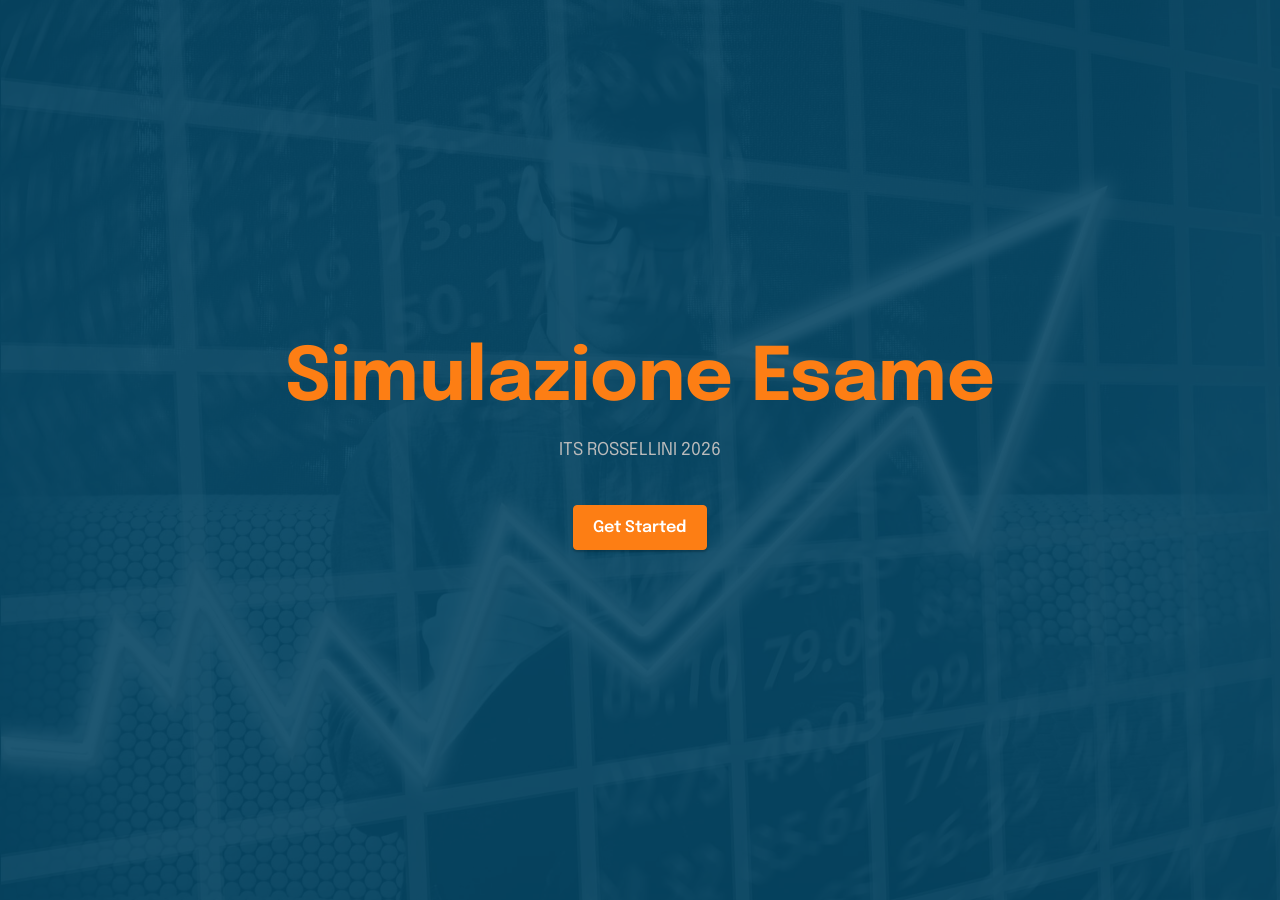
<file: docs/index.html>
<!-- File: wwwroot/index.html -->
<!DOCTYPE html>
<html lang="it">
<head>
    <meta charset="UTF-8">
    <meta http-equiv="X-UA-Compatible" content="IE=edge">
    <meta name="generator" content="Mobirise v6.1.12, mobirise.com">
    <meta name="viewport" content="width=device-width, initial-scale=1, minimum-scale=1">
    <link rel="shortcut icon" href="assets/images/logo5.png" type="image/x-icon">
    <meta name="description" content="">

    <title>Home - Artimate Exam Simulation</title>
    <link rel="stylesheet" href="assets/web/assets/mobirise-icons2/mobirise2.css">
    <link rel="stylesheet" href="assets/bootstrap/css/bootstrap.min.css">
    <link rel="stylesheet" href="assets/theme/css/style.css">
    <link rel="preload" href="https://fonts.googleapis.com/css?family=Epilogue:100,200,300,400,500,600,700,800,900,100i,200i,300i,400i,500i,600i,700i,800i,900i&display=swap" as="style" onload="this.onload=null;this.rel='stylesheet'">
    <noscript><link rel="stylesheet" href="https://fonts.googleapis.com/css?family=Epilogue:100,200,300,400,500,600,700,800,900,100i,200i,300i,400i,500i,600i,700i,800i,900i&display=swap"></noscript>
    <link rel="preload" as="style" href="assets/mobirise/css/mbr-additional.css?v=8IehVX">
    <link rel="stylesheet" href="assets/mobirise/css/mbr-additional.css?v=8IehVX" type="text/css">

    <style>
        /* Imposta il bottone "Get Started" (classi btn-danger e btn-primary) dello stesso Arancione del titolo */
        .btn-danger, .btn-primary {
            background-color: #fd7e14 !important;
            border-color: #fd7e14 !important;
            color: #ffffff !important;
        }

            /* Effetto hover leggermente più scuro per interattività */
            .btn-danger:hover, .btn-primary:hover {
                background-color: #e8590c !important;
                border-color: #d94e07 !important;
            }

        /* Colore arancione coerente per il titolo principale in evidenza */
        h1.mbr-section-title strong {
            color: #fd7e14 !important;
        }
    </style>
</head>
<body>

    <section data-bs-version="5.1" class="header19 cid-sFGzrhlvIh mbr-fullscreen" id="header19-3">

        <div class="mbr-overlay" style="opacity: 0.9; background-color: rgb(6, 69, 99);">
        </div>

        <div class="container">
            <div class="media-container">
                <div class="col-md-12 col-lg-10 m-auto align-center">
                    <h1 class="mbr-section-title mbr-white mbr-fonts-style mb-3 display-1"><strong>Simulazione Esame</strong></h1>
                    <p class="mbr-text mbr-white mbr-fonts-style display-7 mb-4">ITS ROSSELLINI 2026</p>

                    <!-- Pulsante Get Started arancione collegato a test.html -->
                    <div class="mbr-section-btn align-center">
                        <a class="btn btn-danger display-4" href="test.html">Get Started</a>
                    </div>
                </div>
            </div>
        </div>
    </section>

    <!-- Script di Bootstrap e Mobirise -->
    <script src="assets/bootstrap/js/bootstrap.bundle.min.js"></script>
    <script src="assets/smoothscroll/smooth-scroll.js"></script>
    <script src="assets/ytplayer/index.js"></script>
    <script src="assets/vimeoplayer/player.js"></script>
    <script src="assets/theme/js/script.js"></script>
</body>
</html>
</file>
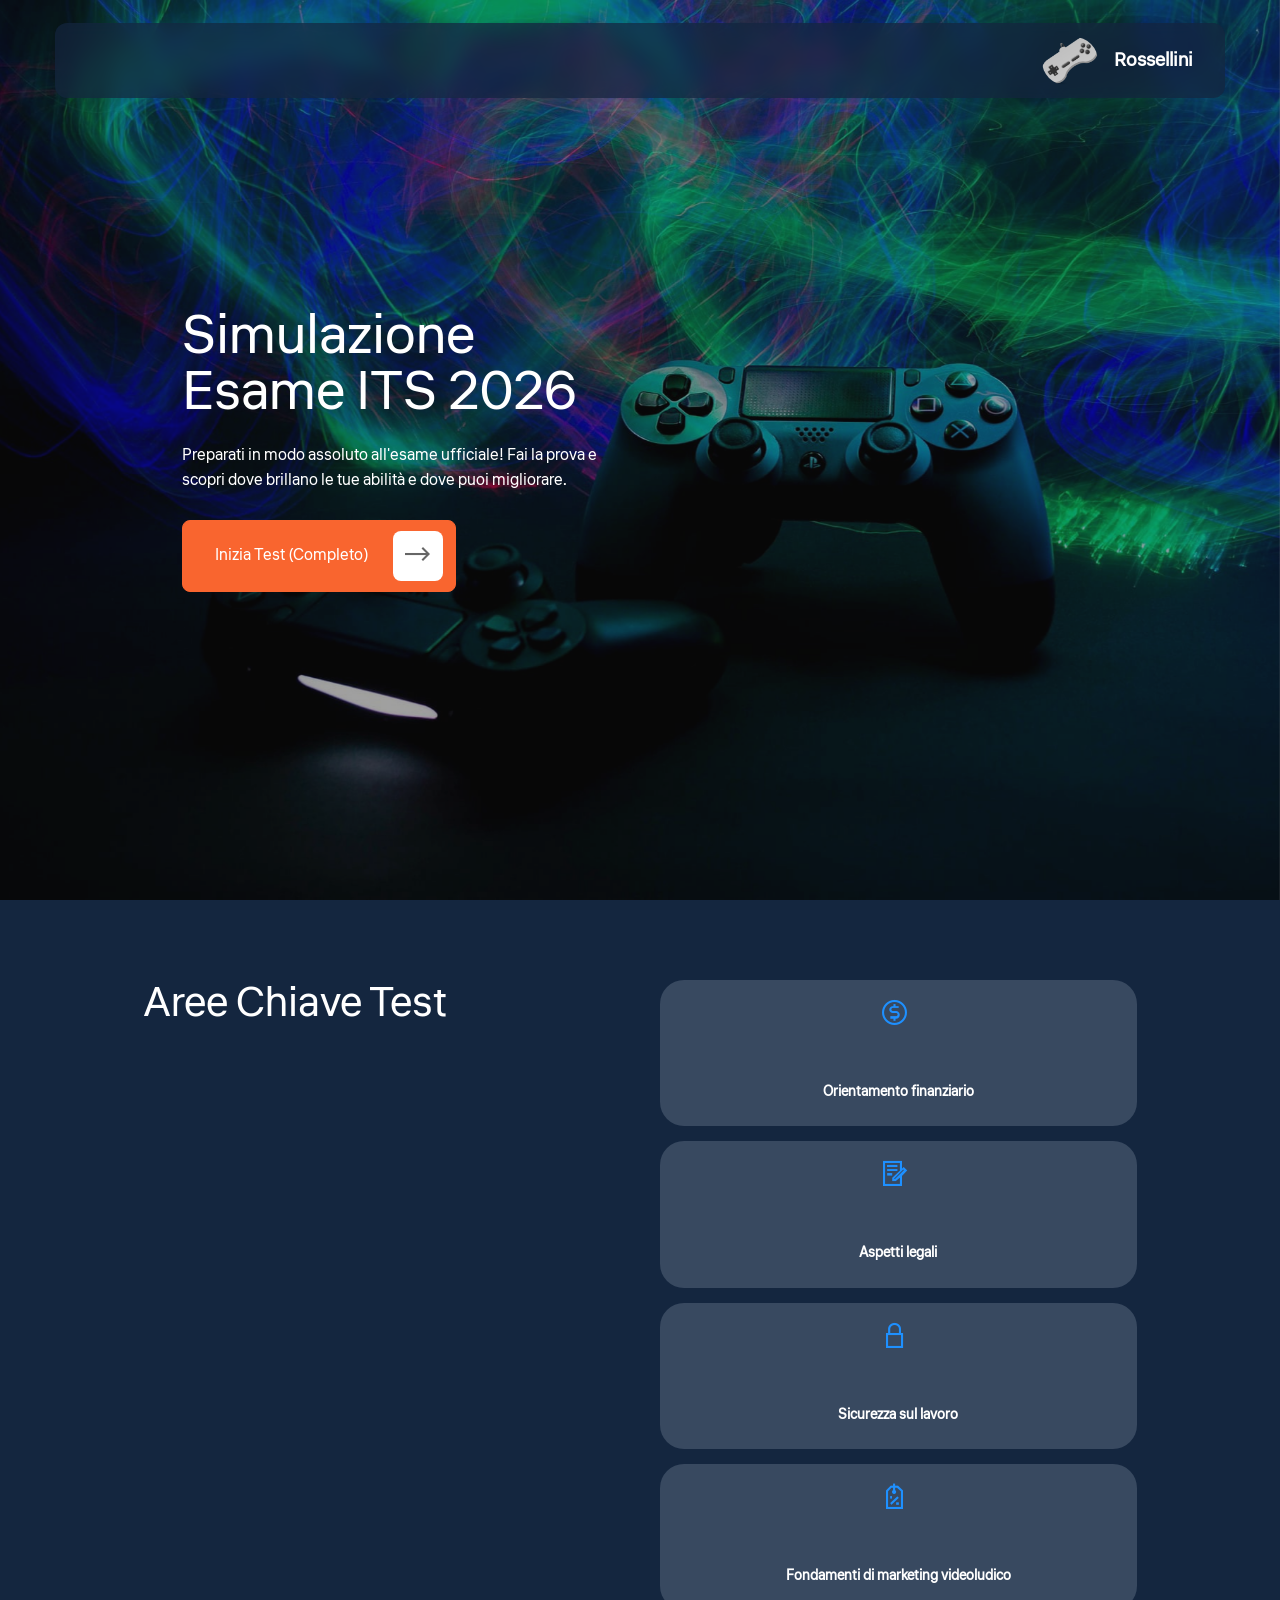
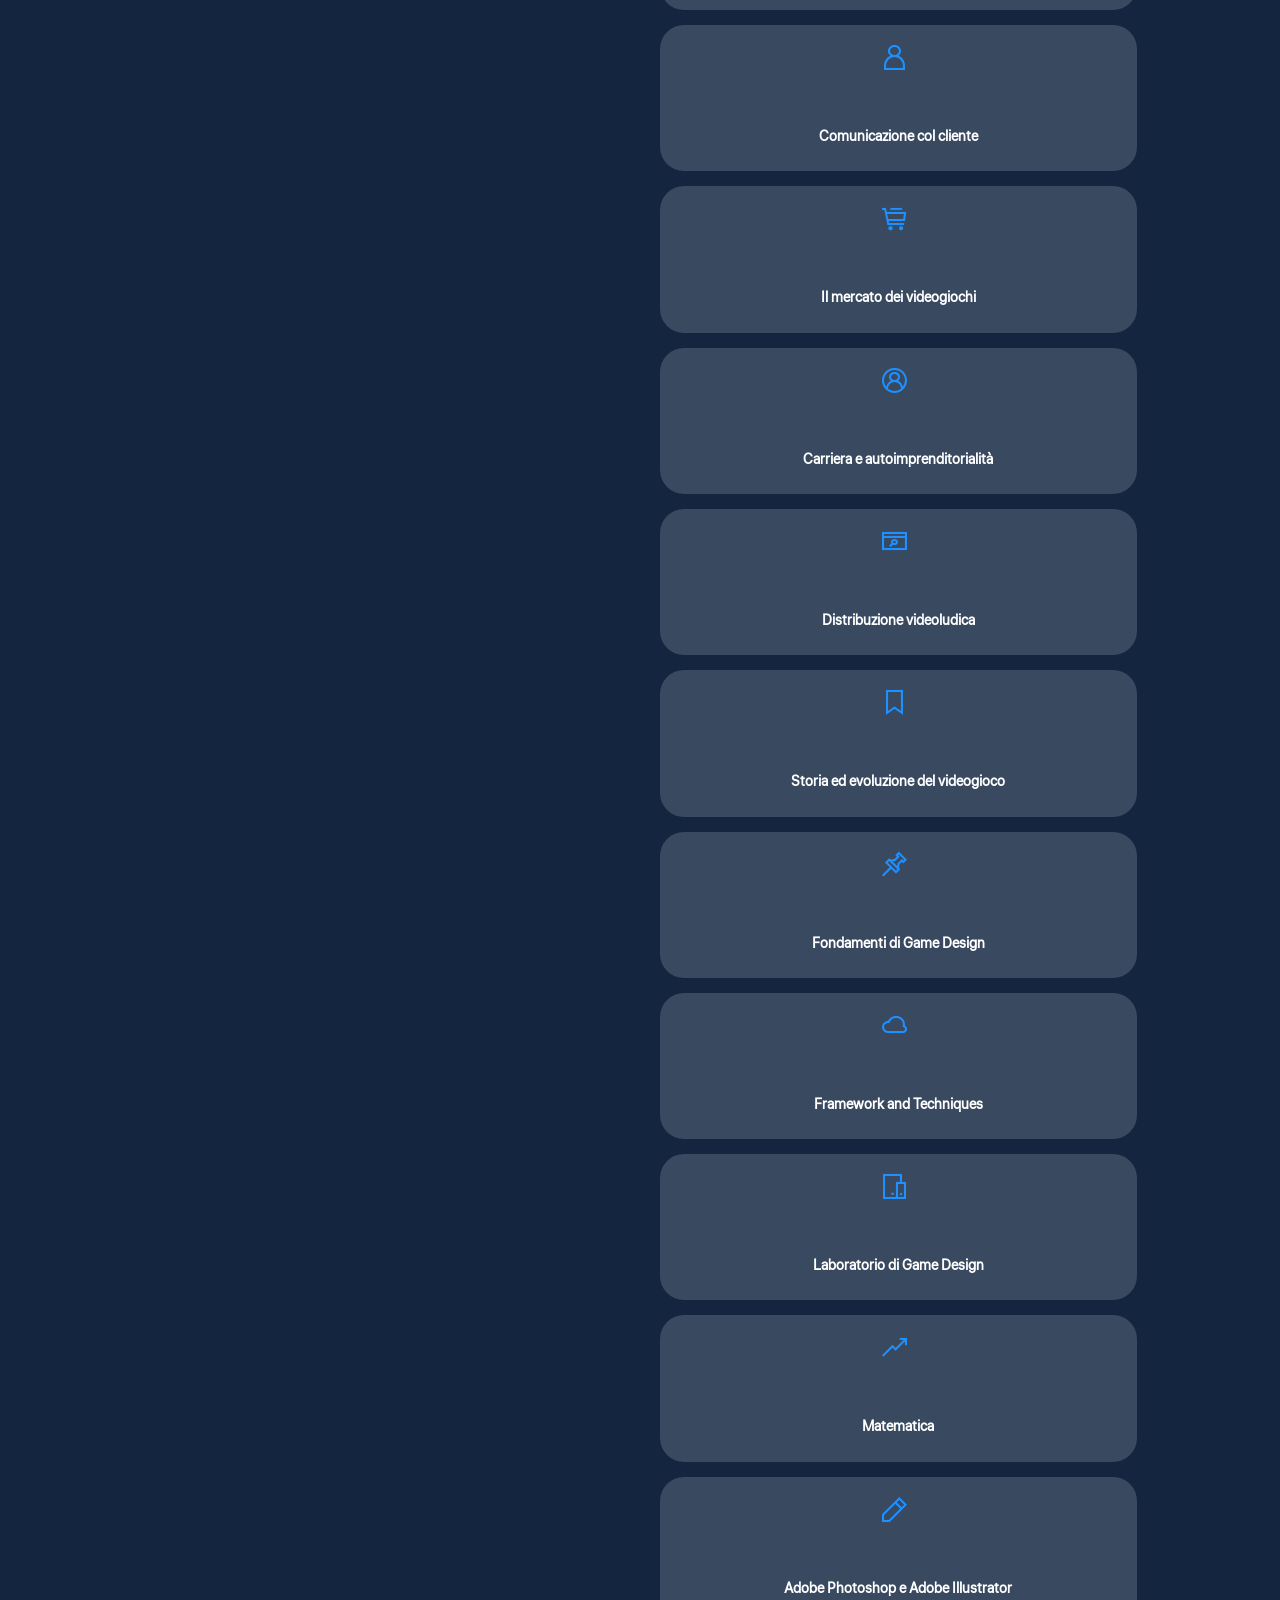
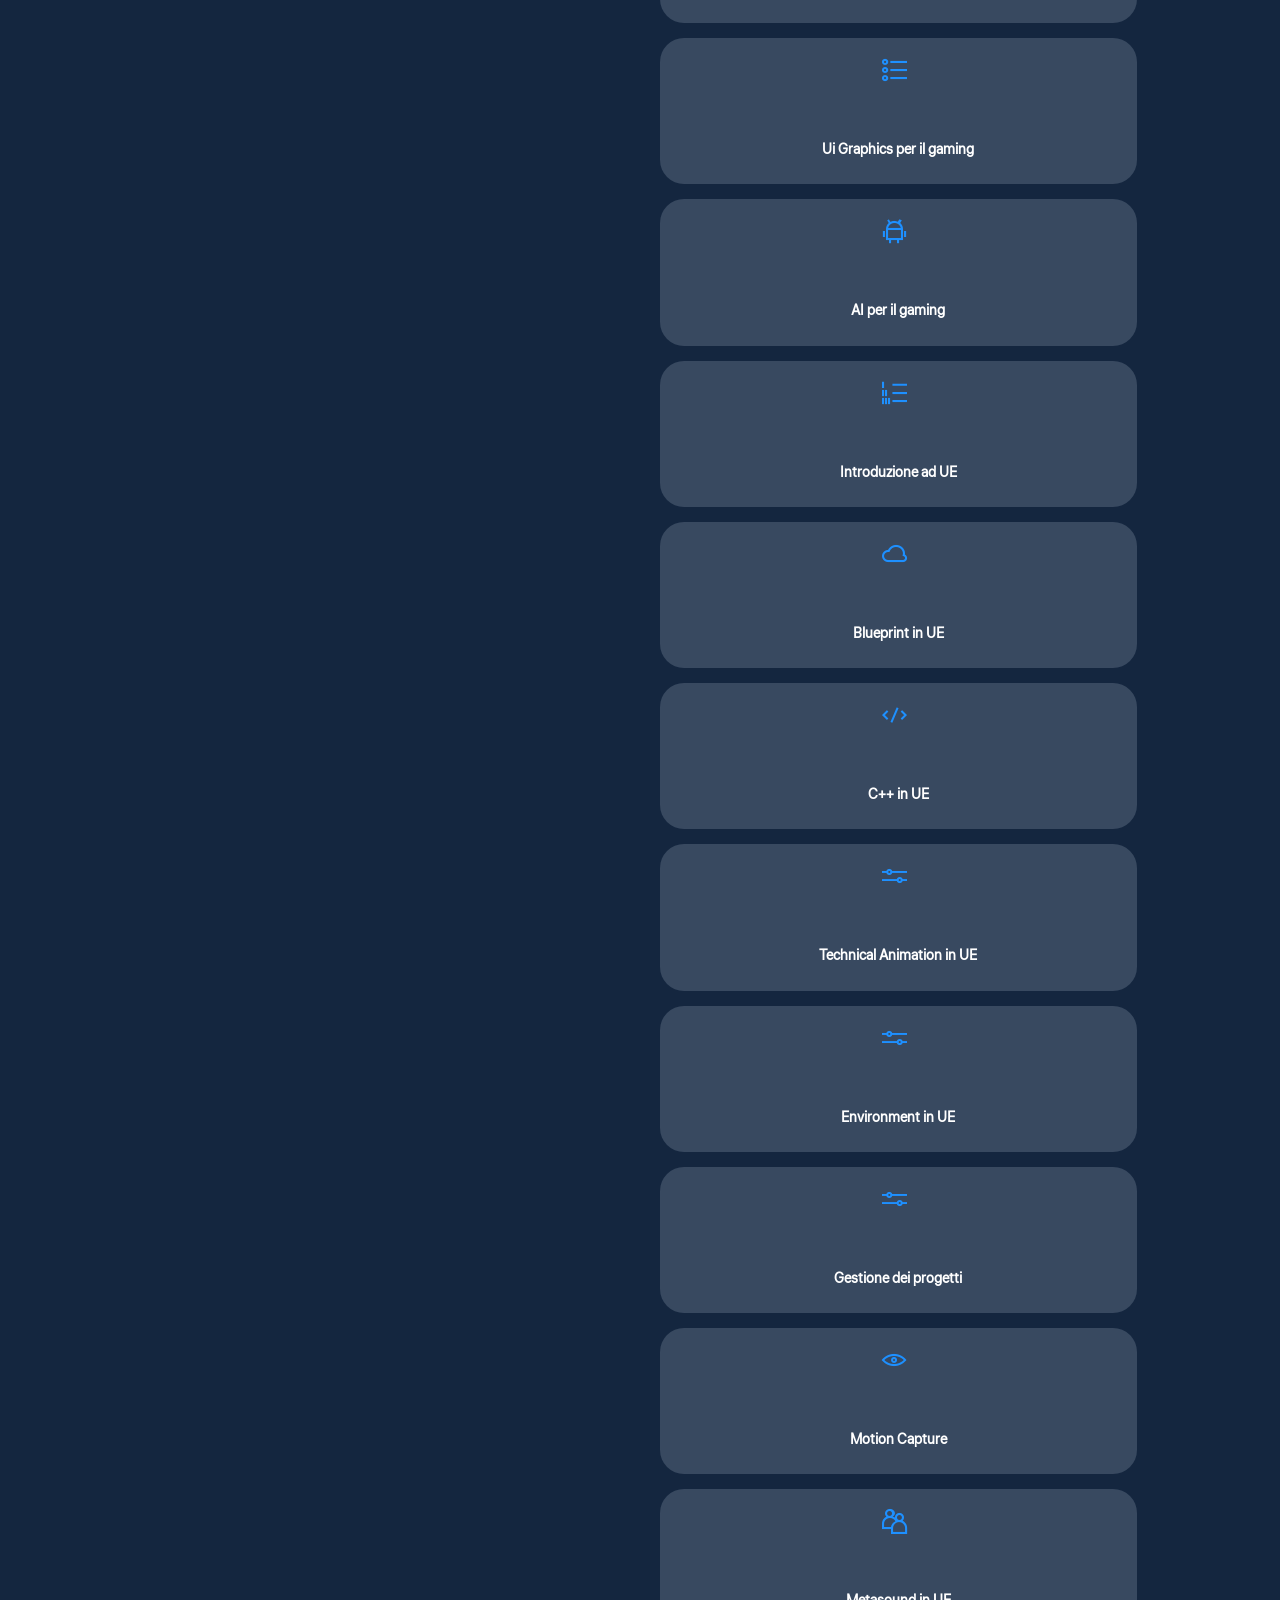
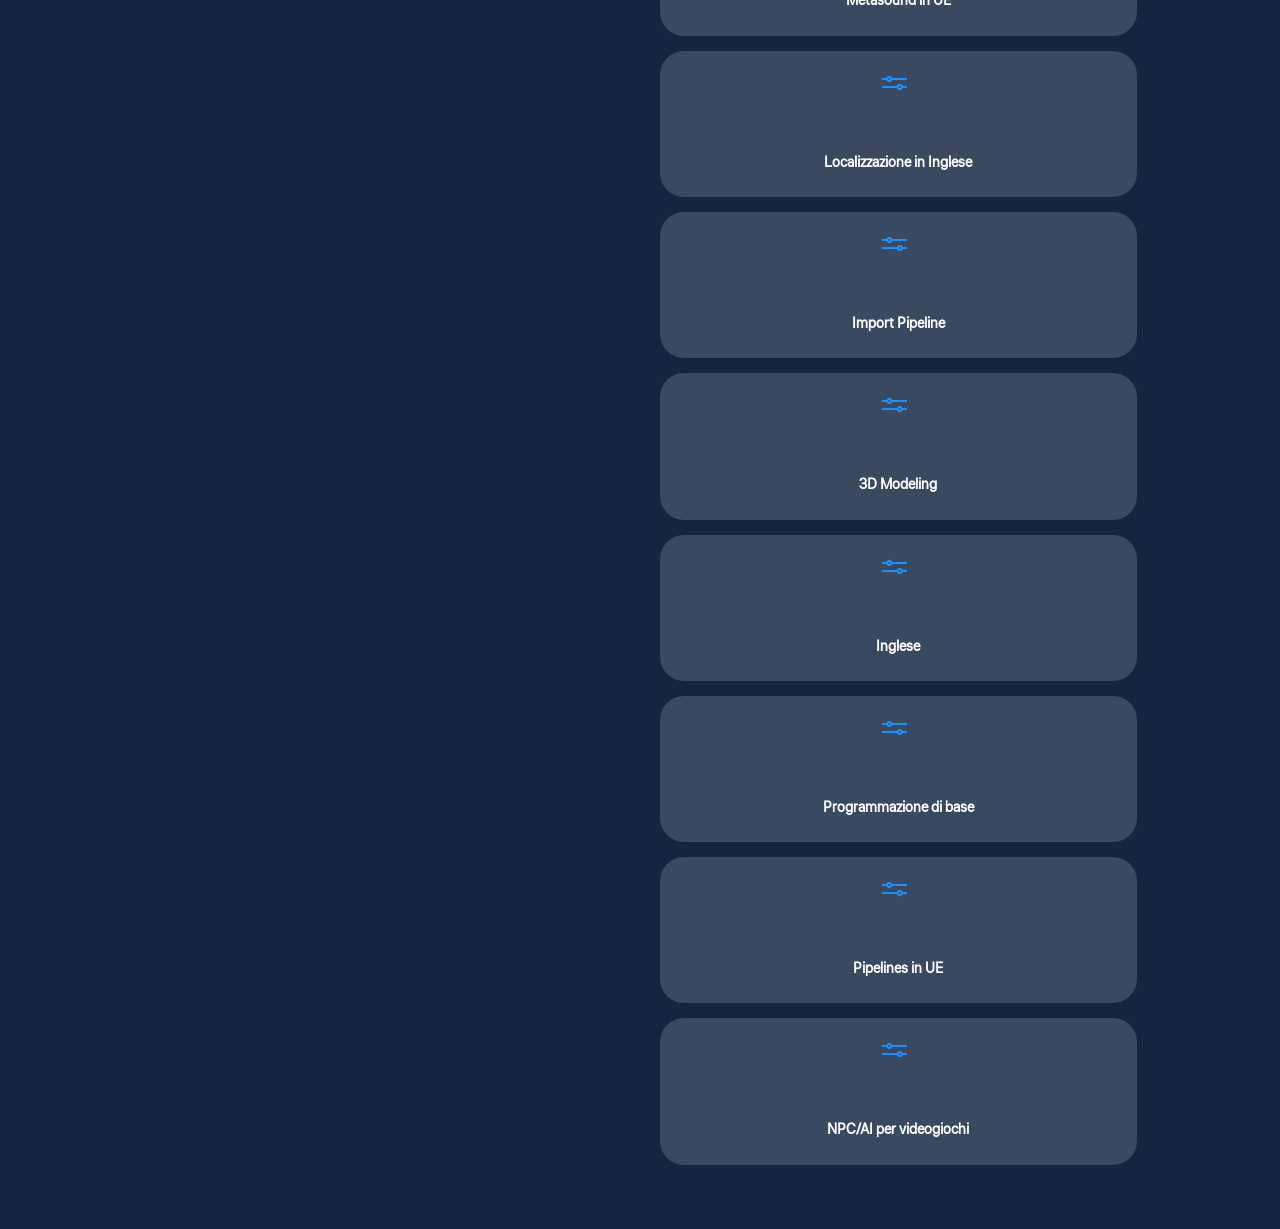
<file: BUindex.html>
<!DOCTYPE html>
<html>
<head>
    <!-- Site made with Mobirise Website Builder v6.1.12, https://mobirise.com -->
    <meta charset="UTF-8">
    <meta http-equiv="X-UA-Compatible" content="IE=edge">
    <meta name="generator" content="Mobirise v6.1.12, mobirise.com">
    <meta name="viewport" content="width=device-width, initial-scale=1, minimum-scale=1">
    <link rel="shortcut icon" href="assets/images/mbr-96x82.png" type="image/x-icon">
    <meta name="description" content="Preparati per l'esame ITS Rossellini 2026 con la nostra simulazione. Inizia il test e verifica le tue competenze facilmente.">

    <title>Simulazione Esame ITS Rossellini 2026 - Mettiti alla Prova</title>
    <link rel="stylesheet" href="assets/web/assets/mobirise-icons2/mobirise2.css">
    <link rel="stylesheet" href="assets/bootstrap/css/bootstrap.min.css">
    <link rel="stylesheet" href="assets/parallax/jarallax.css">
    <link rel="stylesheet" href="assets/dropdown/css/style.css">
    <link rel="stylesheet" href="assets/theme/css/style.css">
    <link rel="preload" href="https://fonts.googleapis.com/css2?family=Liter&display=swap" as="style" onload="this.onload=null;this.rel='stylesheet'">
    <noscript><link rel="stylesheet" href="https://fonts.googleapis.com/css2?family=Liter&display=swap"></noscript>
    <link rel="preload" as="style" href="assets/mobirise/css/mbr-additional.css?v=KRYIAj">
    <link rel="stylesheet" href="assets/mobirise/css/mbr-additional.css?v=KRYIAj" type="text/css">
    
    <style>
        /* Stacca leggermente la navbar fissa dalla cima dello schermo */
        .navbar-fixed-top {
            top: 15px !important;
            width: calc(100% - 30px) !important;
            left: 15px !important;
            right: 15px !important;
            border-radius: 10px !important;
            box-shadow: 0 4px 15px rgba(0,0,0,0.3) !important;
        }
        /* Rende il contenitore delle box una griglia ordinata e uniforme */
        .items-wrapper {
            display: grid !important;
            grid-template-columns: repeat(auto-fill, minmax(260px, 1fr)) !important;
            gap: 15px !important; /* Distanza fissa e uguale tra tutte le box */
            width: 100%;
        }

        /* Forza tutte le box (item) ad avere la stessa altezza e struttura */
        .items-wrapper .item {
            display: flex !important;
            height: 100% !important;
            margin: 0 !important;
        }

        /* Uniforma l'aspetto interno di ogni card */
        .items-wrapper .item-wrapper {
            display: flex !important;
            flex-direction: column !important;
            justify-content: center !important;
            align-items: center !important;
            text-align: center !important;
            width: 100% !important;
            padding: 20px 15px !important;
            min-height: 110px !important; /* Altezza fissa minima uguale per tutte */
            box-sizing: border-box;
        }

        /* Gestione del testo della materia per evitare sbavature su mobile */
        .items-wrapper .item-title {
            font-size: 0.9rem !important;
            line-height: 1.2 !important;
            margin-top: 10px !important;
            word-break: break-word;
        }
    </style>
</head>
<body>

    <section data-bs-version="5.1" class="menu menu1 rebootm5 cid-vxPWGiSXVj" once="menu" id="menu-1-vxPWGiSXVj">
        <nav class="navbar navbar-dropdown navbar-fixed-top navbar-expand-lg">
            <div class="card-wrap little-radius container-fluid">
                <div class="navbar-brand">
                    <span class="navbar-logo">
                        <a href="https://mobiri.se">
                            <img src="assets/images/mbr-96x82.png" alt="Mobirise Website Builder" style="height: 3rem;">
                        </a>
                    </span>
                    <span class="navbar-caption-wrap"><a class="navbar-caption display-4" href="https://mobiri.se">Rossellini</a></span>
                </div>
            </div>
        </nav>
    </section>

    <section data-bs-version="5.1" class="header02 rebootm5 cid-vxPWGiV9go mbr-fullscreen mbr-parallax-background" id="hero-2-vxPWGiV9go">
        <div class="mbr-overlay" style="opacity: 0.4; background-color: rgb(18, 18, 18);"></div>

        <div class="container">
            <div class="row justify-content-center">
                <div class="col-12 col-lg-5 card">
                    <div class="content-wrapper">
                        <h2 class="mbr-section-title mbr-fonts-style display-1">Simulazione Esame ITS 2026</h2>
                        <p class="mbr-text mbr-fonts-style display-7">Preparati in modo assoluto all'esame ufficiale! Fai la prova e scopri dove brillano le tue abilità e dove puoi migliorare.</p>
                        <div class="mbr-section-btn">
                            <a class="btn btn-warning display-7" href="page1.html">
                                <span class="mobi-mbri mobi-mbri-right mbr-iconfont mbr-iconfont-btn"></span>
                                Inizia Test (Completo)
                            </a>
                        </div>
                    </div>
                </div>
                <div class="col-12 col-lg-5 card">
                    <div class="image-wrapper card-wrap">
                        <img class="little-radius" src="assets/images/mbr-930x979.png" alt="Mobirise">
                    </div>
                </div>
            </div>
        </div>
    </section>

    <section data-bs-version="5.1" class="features02 rebootm5 cid-vxPWGj6NkG" id="features-1-vxPWGj6NkG">
        <div class="container-fluid">
            <div class="row justify-content-center">
                <div class="col-12 col-lg-5 card">
                    <div class="content-wrapper">
                        <h2 class="mbr-section-title mbr-fonts-style display-2">Aree Chiave Test</h2>
                    </div>
                </div>
                <div class="col-12 col-lg-5 card">
                    <div class="content-wrap">
                        <div class="items-wrapper">

                            <!-- 1. Orientamento finanziario -->
                            <a class="item features-without-image active d-block" href="page1.html?materia=Orientamento%20finanziario">
                                <div class="item-wrapper">
                                    <div class="iconfont-wrapper">
                                        <span class="card-icon mbr-iconfont mobi-mbri-cash mobi-mbri"></span>
                                    </div>
                                    <h5 class="item-title mbr-fonts-style fw-bold display-4">Orientamento finanziario</h5>
                                </div>
                            </a>

                            <!-- 2. Aspetti legali -->
                            <a class="item features-without-image d-block" href="page1.html?materia=Aspetti%20legali">
                                <div class="item-wrapper">
                                    <div class="iconfont-wrapper">
                                        <span class="card-icon mbr-iconfont mobi-mbri-contact-form mobi-mbri"></span>
                                    </div>
                                    <h5 class="item-title mbr-fonts-style fw-bold display-4">Aspetti legali</h5>
                                </div>
                            </a>

                            <!-- 3. Sicurezza sul lavoro -->
                            <a class="item features-without-image d-block" href="page1.html?materia=Sicurezza%20sul%20lavoro">
                                <div class="item-wrapper">
                                    <div class="iconfont-wrapper">
                                        <span class="card-icon mbr-iconfont mobi-mbri-lock mobi-mbri"></span>
                                    </div>
                                    <h5 class="item-title mbr-fonts-style fw-bold display-4">Sicurezza sul lavoro</h5>
                                </div>
                            </a>

                            <!-- 4. Fondamenti di marketing videoludico -->
                            <a class="item features-without-image d-block" href="page1.html?materia=Fondamenti%20di%20marketing%20videoludico">
                                <div class="item-wrapper">
                                    <div class="iconfont-wrapper">
                                        <span class="card-icon mbr-iconfont mobi-mbri-sale mobi-mbri"></span>
                                    </div>
                                    <h5 class="item-title mbr-fonts-style fw-bold display-4">Fondamenti di marketing videoludico</h5>
                                </div>
                            </a>

                            <!-- 5. Comunicazione col cliente -->
                            <a class="item features-without-image d-block" href="page1.html?materia=Comunicazione%20col%20cliente">
                                <div class="item-wrapper">
                                    <div class="iconfont-wrapper">
                                        <span class="card-icon mbr-iconfont mobi-mbri-user mobi-mbri"></span>
                                    </div>
                                    <h5 class="item-title mbr-fonts-style fw-bold display-4">Comunicazione col cliente</h5>
                                </div>
                            </a>

                            <!-- 6. Il mercato dei videogiochi -->
                            <a class="item features-without-image d-block" href="page1.html?materia=Il%20mercato%20dei%20videogiochi">
                                <div class="item-wrapper">
                                    <div class="iconfont-wrapper">
                                        <span class="card-icon mbr-iconfont mobi-mbri-cart-full mobi-mbri"></span>
                                    </div>
                                    <h5 class="item-title mbr-fonts-style fw-bold display-4">Il mercato dei videogiochi</h5>
                                </div>
                            </a>

                            <!-- 7. Carriera e autoimprenditorialità -->
                            <a class="item features-without-image d-block" href="page1.html?materia=Carriera%20e%20autoimprenditorialit%C3%A0">
                                <div class="item-wrapper">
                                    <div class="iconfont-wrapper">
                                        <span class="card-icon mbr-iconfont mobi-mbri-user-2 mobi-mbri"></span>
                                    </div>
                                    <h5 class="item-title mbr-fonts-style fw-bold display-4">Carriera e autoimprenditorialità</h5>
                                </div>
                            </a>

                            <!-- 8. Distribuzione videoludica -->
                            <a class="item features-without-image d-block" href="page1.html?materia=Distribuzione%20videoludica">
                                <div class="item-wrapper">
                                    <div class="iconfont-wrapper">
                                        <span class="card-icon mbr-iconfont mobi-mbri-browse mobi-mbri"></span>
                                    </div>
                                    <h5 class="item-title mbr-fonts-style fw-bold display-4">Distribuzione videoludica</h5>
                                </div>
                            </a>

                            <!-- 9. Storia ed evoluzione del videogioco -->
                            <a class="item features-without-image d-block" href="page1.html?materia=Storia%20ed%20evoluzione%20del%20videogioco">
                                <div class="item-wrapper">
                                    <div class="iconfont-wrapper">
                                        <span class="card-icon mbr-iconfont mobi-mbri-bookmark mobi-mbri"></span>
                                    </div>
                                    <h5 class="item-title mbr-fonts-style fw-bold display-4">Storia ed evoluzione del videogioco</h5>
                                </div>
                            </a>

                            <!-- 10. Fondamenti di Game Design -->
                            <a class="item features-without-image d-block" href="page1.html?materia=Fondamenti%20di%20Game%20Design">
                                <div class="item-wrapper">
                                    <div class="iconfont-wrapper">
                                        <span class="card-icon mbr-iconfont mobi-mbri-pin mobi-mbri"></span>
                                    </div>
                                    <h5 class="item-title mbr-fonts-style fw-bold display-4">Fondamenti di Game Design</h5>
                                </div>
                            </a>

                            <!-- 11. Framework and Techniques -->
                            <a class="item features-without-image d-block" href="page1.html?materia=Framework%20and%20Techniques">
                                <div class="item-wrapper">
                                    <div class="iconfont-wrapper">
                                        <span class="card-icon mbr-iconfont mobi-mbri-cloud mobi-mbri"></span>
                                    </div>
                                    <h5 class="item-title mbr-fonts-style fw-bold display-4">Framework and Techniques</h5>
                                </div>
                            </a>

                            <!-- 12. Laboratorio di Game Design -->
                            <a class="item features-without-image d-block" href="page1.html?materia=Laboratorio%20di%20Game%20Design">
                                <div class="item-wrapper">
                                    <div class="iconfont-wrapper">
                                        <span class="card-icon mbr-iconfont mobi-mbri-devices mobi-mbri"></span>
                                    </div>
                                    <h5 class="item-title mbr-fonts-style fw-bold display-4">Laboratorio di Game Design</h5>
                                </div>
                            </a>

                            <!-- 13. Matematica -->
                            <a class="item features-without-image d-block" href="page1.html?materia=Matematica">
                                <div class="item-wrapper">
                                    <div class="iconfont-wrapper">
                                        <span class="card-icon mbr-iconfont mobi-mbri-growing-chart mobi-mbri"></span>
                                    </div>
                                    <h5 class="item-title mbr-fonts-style fw-bold display-4">Matematica</h5>
                                </div>
                            </a>

                            <!-- 14. Adobe Photoshop e Adobe Illustrator -->
                            <a class="item features-without-image d-block" href="page1.html?materia=Adobe%20Photoshop%20e%20Adobe%20Illustrator">
                                <div class="item-wrapper">
                                    <div class="iconfont-wrapper">
                                        <span class="card-icon mbr-iconfont mobi-mbri-edit-2 mobi-mbri"></span>
                                    </div>
                                    <h5 class="item-title mbr-fonts-style fw-bold display-4">Adobe Photoshop e Adobe Illustrator</h5>
                                </div>
                            </a>

                            <!-- 15. Ui Graphics per il gaming -->
                            <a class="item features-without-image d-block" href="page1.html?materia=Ui%20Graphics%20per%20il%20gaming">
                                <div class="item-wrapper">
                                    <div class="iconfont-wrapper">
                                        <span class="card-icon mbr-iconfont mobi-mbri-bulleted-list mobi-mbri"></span>
                                    </div>
                                    <h5 class="item-title mbr-fonts-style fw-bold display-4">Ui Graphics per il gaming</h5>
                                </div>
                            </a>

                            <!-- 16. AI per il gaming -->
                            <a class="item features-without-image d-block" href="page1.html?materia=AI%20per%20il%20gaming">
                                <div class="item-wrapper">
                                    <div class="iconfont-wrapper">
                                        <span class="card-icon mbr-iconfont mobi-mbri-android mobi-mbri"></span>
                                    </div>
                                    <h5 class="item-title mbr-fonts-style fw-bold display-4">AI per il gaming</h5>
                                </div>
                            </a>

                            <!-- 17. Introduzione ad UE -->
                            <a class="item features-without-image d-block" href="page1.html?materia=Introduzione%20ad%20UE">
                                <div class="item-wrapper">
                                    <div class="iconfont-wrapper">
                                        <span class="card-icon mbr-iconfont mobi-mbri-numbered-list mobi-mbri"></span>
                                    </div>
                                    <h5 class="item-title mbr-fonts-style fw-bold display-4">Introduzione ad UE</h5>
                                </div>
                            </a>

                            <!-- 18. Blueprint in UE -->
                            <a class="item features-without-image d-block" href="page1.html?materia=Blueprint%20in%20UE">
                                <div class="item-wrapper">
                                    <div class="iconfont-wrapper">
                                        <span class="card-icon mbr-iconfont mobi-mbri-cloud mobi-mbri"></span>
                                    </div>
                                    <h5 class="item-title mbr-fonts-style fw-bold display-4">Blueprint in UE</h5>
                                </div>
                            </a>

                            <!-- 19. C++ in UE -->
                            <a class="item features-without-image d-block" href="page1.html?materia=C%2B%2B%20in%20UE">
                                <div class="item-wrapper">
                                    <div class="iconfont-wrapper">
                                        <span class="card-icon mbr-iconfont mobi-mbri-code mobi-mbri"></span>
                                    </div>
                                    <h5 class="item-title mbr-fonts-style fw-bold display-4">C++ in UE</h5>
                                </div>
                            </a>

                            <!-- 20. Technical Animation in UE -->
                            <a class="item features-without-image d-block" href="page1.html?materia=Technical%20Animation%20in%20UE">
                                <div class="item-wrapper">
                                    <div class="iconfont-wrapper">
                                        <span class="card-icon mbr-iconfont mobi-mbri-setting-3 mobi-mbri"></span>
                                    </div>
                                    <h5 class="item-title mbr-fonts-style fw-bold display-4">Technical Animation in UE</h5>
                                </div>
                            </a>

                            <!-- 21. Environment in UE -->
                            <a class="item features-without-image d-block" href="page1.html?materia=Environment%20in%20UE">
                                <div class="item-wrapper">
                                    <div class="iconfont-wrapper">
                                        <span class="card-icon mbr-iconfont mobi-mbri-setting-3 mobi-mbri"></span>
                                    </div>
                                    <h5 class="item-title mbr-fonts-style fw-bold display-4">Environment in UE</h5>
                                </div>
                            </a>

                            <!-- 22. Gestione dei progetti -->
                            <a class="item features-without-image d-block" href="page1.html?materia=Gestione%20dei%20progetti">
                                <div class="item-wrapper">
                                    <div class="iconfont-wrapper">
                                        <span class="card-icon mbr-iconfont mobi-mbri-setting-3 mobi-mbri"></span>
                                    </div>
                                    <h5 class="item-title mbr-fonts-style fw-bold display-4">Gestione dei progetti</h5>
                                </div>
                            </a>

                            <!-- 23. Motion Capture -->
                            <a class="item features-without-image d-block" href="page1.html?materia=Motion%20Capture">
                                <div class="item-wrapper">
                                    <div class="iconfont-wrapper">
                                        <span class="card-icon mbr-iconfont mobi-mbri-preview mobi-mbri"></span>
                                    </div>
                                    <h5 class="item-title mbr-fonts-style fw-bold display-4">Motion Capture</h5>
                                </div>
                            </a>

                            <!-- 24. Metasound in UE -->
                            <a class="item features-without-image d-block" href="page1.html?materia=Metasound%20in%20UE">
                                <div class="item-wrapper">
                                    <div class="iconfont-wrapper">
                                        <span class="card-icon mbr-iconfont mobi-mbri-users mobi-mbri"></span>
                                    </div>
                                    <h5 class="item-title mbr-fonts-style fw-bold display-4">Metasound in UE</h5>
                                </div>
                            </a>

                            <!-- 25. Localizzazione in Inglese -->
                            <a class="item features-without-image d-block" href="page1.html?materia=Localizzazione%20in%20Inglese">
                                <div class="item-wrapper">
                                    <div class="iconfont-wrapper">
                                        <span class="card-icon mbr-iconfont mobi-mbri-setting-3 mobi-mbri"></span>
                                    </div>
                                    <h5 class="item-title mbr-fonts-style fw-bold display-4">Localizzazione in Inglese</h5>
                                </div>
                            </a>

                            <!-- 26. Import Pipeline -->
                            <a class="item features-without-image d-block" href="page1.html?materia=Import%20Pipeline">
                                <div class="item-wrapper">
                                    <div class="iconfont-wrapper">
                                        <span class="card-icon mbr-iconfont mobi-mbri-setting-3 mobi-mbri"></span>
                                    </div>
                                    <h5 class="item-title mbr-fonts-style fw-bold display-4">Import Pipeline</h5>
                                </div>
                            </a>

                            <!-- 27. 3D Modeling -->
                            <a class="item features-without-image d-block" href="page1.html?materia=3D%20Modeling">
                                <div class="item-wrapper">
                                    <div class="iconfont-wrapper">
                                        <span class="card-icon mbr-iconfont mobi-mbri-setting-3 mobi-mbri"></span>
                                    </div>
                                    <h5 class="item-title mbr-fonts-style fw-bold display-4">3D Modeling</h5>
                                </div>
                            </a>

                            <!-- 28. Inglese -->
                            <a class="item features-without-image d-block" href="page1.html?materia=Inglese">
                                <div class="item-wrapper">
                                    <div class="iconfont-wrapper">
                                        <span class="card-icon mbr-iconfont mobi-mbri-setting-3 mobi-mbri"></span>
                                    </div>
                                    <h5 class="item-title mbr-fonts-style fw-bold display-4">Inglese</h5>
                                </div>
                            </a>

                            <!-- 29. Programmazione di base -->
                            <a class="item features-without-image d-block" href="page1.html?materia=Programmazione%20di%20base">
                                <div class="item-wrapper">
                                    <div class="iconfont-wrapper">
                                        <span class="card-icon mbr-iconfont mobi-mbri-setting-3 mobi-mbri"></span>
                                    </div>
                                    <h5 class="item-title mbr-fonts-style fw-bold display-4">Programmazione di base</h5>
                                </div>
                            </a>

                            <!-- 30. Pipelines in UE -->
                            <a class="item features-without-image d-block" href="page1.html?materia=Pipelines%20in%20UE">
                                <div class="item-wrapper">
                                    <div class="iconfont-wrapper">
                                        <span class="card-icon mbr-iconfont mobi-mbri-setting-3 mobi-mbri"></span>
                                    </div>
                                    <h5 class="item-title mbr-fonts-style fw-bold display-4">Pipelines in UE</h5>
                                </div>
                            </a>

                            <!-- 31. NPC/AI per videogiochi -->
                            <a class="item features-without-image d-block" href="page1.html?materia=NPC%2FAI%20per%20videogiochi">
                                <div class="item-wrapper">
                                    <div class="iconfont-wrapper">
                                        <span class="card-icon mbr-iconfont mobi-mbri-setting-3 mobi-mbri"></span>
                                    </div>
                                    <h5 class="item-title mbr-fonts-style fw-bold display-4">NPC/AI per videogiochi</h5>
                                </div>
                            </a>

                        </div>
                    </div>
                </div>
            </div>
        </div>
    </section>

    <script src="assets/bootstrap/js/bootstrap.bundle.min.js"></script>
    <script src="assets/parallax/jarallax.js"></script>
    <script src="assets/smoothscroll/smooth-scroll.js"></script>
    <script src="assets/ytplayer/index.js"></script>
    <script src="assets/dropdown/js/navbar-dropdown.js"></script>
    <script src="assets/theme/js/script.js"></script>
</body>
</html>
</file>
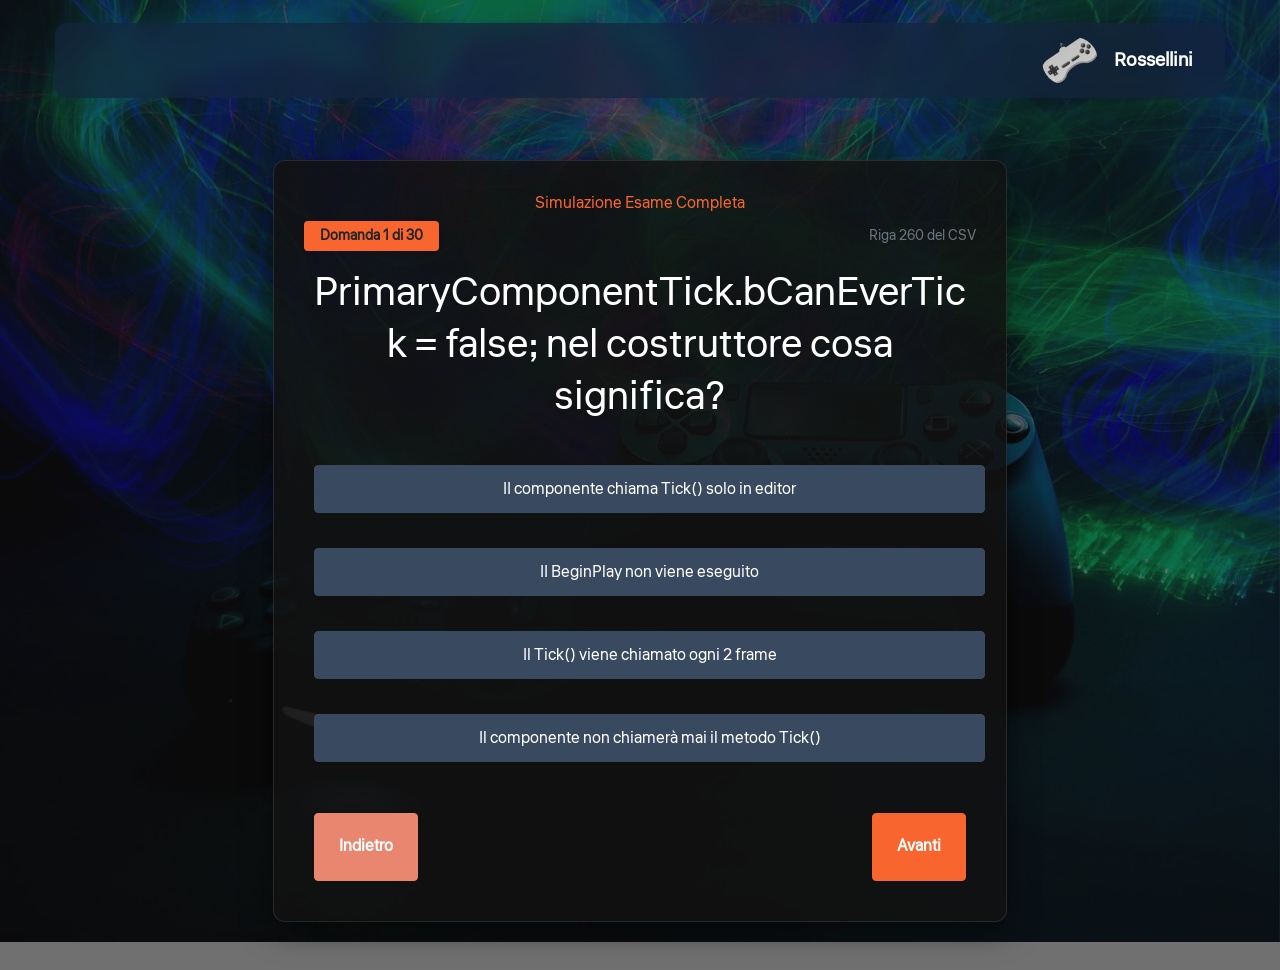
<file: page1.html>
<!DOCTYPE html>
<html>
<head>
    <meta charset="UTF-8">
    <meta http-equiv="X-UA-Compatible" content="IE=edge">
    <meta name="generator" content="Mobirise v6.1.12, mobirise.com">
    <meta name="viewport" content="width=device-width, initial-scale=1, minimum-scale=1">
    <link rel="shortcut icon" href="assets/images/mbr-96x82.png" type="image/x-icon">
    <meta name="description" content="Simulazione Esame ITS Rossellini 2026 - Svolgimento Test">

    <title>Simulazione Esame ITS Rossellini 2026 - Test in Corso</title>

    <link rel="stylesheet" href="assets/web/assets/mobirise-icons2/mobirise2.css">
    <link rel="stylesheet" href="assets/bootstrap/css/bootstrap.min.css">
    <link rel="stylesheet" href="assets/parallax/jarallax.css">
    <link rel="stylesheet" href="assets/dropdown/css/style.css">
    <link rel="stylesheet" href="assets/theme/css/style.css">
    <link rel="preload" href="https://fonts.googleapis.com/css2?family=Liter&display=swap" as="style" onload="this.onload=null;this.rel='stylesheet'">
    <noscript><link rel="stylesheet" href="https://fonts.googleapis.com/css2?family=Liter&display=swap"></noscript>
    <link rel="preload" as="style" href="assets/mobirise/css/mbr-additional.css?v=KRYIAj">
    <link rel="stylesheet" href="assets/mobirise/css/mbr-additional.css?v=KRYIAj" type="text/css">

    <style>
        /* Header staccato dalla cima della pagina */
        .navbar-fixed-top {
            top: 15px !important;
            width: calc(100% - 30px) !important;
            left: 15px !important;
            right: 15px !important;
            border-radius: 10px !important;
            box-shadow: 0 4px 15px rgba(0,0,0,0.3) !important;
        }

        /* Box del quiz che si allunga automaticamente senza scrollbar interne */
        .quiz-container {
            background: rgba(18, 18, 18, 0.85);
            border: 1px solid rgba(255, 255, 255, 0.1);
            border-radius: 12px;
            padding: 30px;
            box-shadow: 0 10px 30px rgba(0,0,0,0.5);
            margin-top: 40px;
            height: auto !important;
        }

        .option-btn {
            text-align: left !important;
            white-space: normal !important;
            word-break: break-word;
            padding: 15px 20px !important;
            transition: all 0.2s ease-in-out;
        }

        /* Box di riepilogo finale */
        .result-box {
            background: rgba(255, 255, 255, 0.05);
            border-radius: 8px;
            padding: 15px;
            margin-bottom: 15px;
            border: 2px solid #ccc;
        }

            .result-box.correct {
                border-color: #28a745 !important; /* Contorno verde per risposte corrette */
            }

            .result-box.wrong {
                border-color: #dc3545 !important; /* Contorno rosso per risposte errate o non date */
            }
    </style>
</head>
<body>

    <!-- Navbar staccata con logo e scritta Rossellini -->
    <section data-bs-version="5.1" class="menu menu1 rebootm5 cid-vxPWGiSXVj" once="menu" id="menu-1-vxPWGiSXVj">
        <nav class="navbar navbar-dropdown navbar-fixed-top navbar-expand-lg">
            <div class="card-wrap little-radius container-fluid">
                <div class="navbar-brand">
                    <span class="navbar-logo">
                        <a href="index.html">
                            <img src="assets/images/mbr-96x82.png" alt="Mobirise Website Builder" style="height: 3rem;">
                        </a>
                    </span>
                    <span class="navbar-caption-wrap">
                        <a class="navbar-caption display-4" href="index.html">Rossellini</a>
                    </span>
                </div>
            </div>
        </nav>
    </section>

    <!-- Sezione principale del test -->
    <section data-bs-version="5.1" class="header02 rebootm5 cid-vxPWGiV9go mbr-fullscreen mbr-parallax-background" id="hero-2-vxPWGiV9go" style="padding-top: 120px;">
        <div class="mbr-overlay" style="opacity: 0.6; background-color: rgb(18, 18, 18);"></div>

        <div class="container">
            <div class="row justify-content-center">
                <div class="col-12 col-lg-8">
                    <div class="quiz-container text-white">
                        <p id="materiaLabel" class="mbr-label mbr-fonts-style display-7 text-warning mb-1 text-center">Caricamento materia...</p>

                        <!-- Numero della domanda in evidenza a sinistra e riga del CSV a destra -->
                        <div class="d-flex justify-content-between align-items-center mb-3">
                            <span id="questionCounter" class="badge bg-warning text-dark px-3 py-2" style="font-size: 0.9rem;">Domanda 1 di 30</span>
                            <span id="rowLabel" class="text-muted" style="font-size: 0.85rem;"></span>
                        </div>

                        <h2 id="questionText" class="mbr-section-title mbr-fonts-style display-6 text-center mb-4" style="min-height: 70px;">Caricamento domanda in corso...</h2>

                        <div class="d-grid gap-3 my-4">
                            <button id="opt0" class="btn btn-primary display-7 option-btn w-100">
                                <span class="option-text">Risposta 1</span>
                            </button>
                            <button id="opt1" class="btn btn-primary display-7 option-btn w-100">
                                <span class="option-text">Risposta 2</span>
                            </button>
                            <button id="opt2" class="btn btn-primary display-7 option-btn w-100">
                                <span class="option-text">Risposta 3</span>
                            </button>
                            <button id="opt3" class="btn btn-primary display-7 option-btn w-100">
                                <span class="option-text">Risposta 4</span>
                            </button>
                        </div>

                        <div class="d-flex justify-content-between mt-4">
                            <button id="prevBtn" class="btn btn-secondary display-7 px-4">Indietro</button>
                            <button id="nextBtn" class="btn btn-warning display-7 px-4">Avanti</button>
                        </div>
                    </div>
                </div>
            </div>
        </div>
    </section>

    <!-- Script JavaScript aggiornato -->
    <script>
let questions = [];
let currentIndex = 0;
let userAnswers = {};

window.addEventListener('DOMContentLoaded', async () => {
            try {
                const response = await fetch('Esame.csv');
                if (!response.ok) throw new Error("File Esame.csv non trovato");
                const data = await response.text();

                const urlParams = new URLSearchParams(window.location.search);
                const selectedMateria = urlParams.get('materia');

                if (selectedMateria) {
                    document.getElementById('materiaLabel').innerText = "Materia: " + decodeURIComponent(selectedMateria);
                } else {
                    document.getElementById('materiaLabel').innerText = "Simulazione Esame Completa";
                }

                parseCSV(data, selectedMateria);
                loadQuestion(currentIndex);
            } catch (error) {
                document.getElementById('questionText').innerText = "Errore nel caricamento delle domande dal file CSV.";
                console.error(error);
            }
});

function parseCSV(text, filterMateria) {
            const lines = text.split('\n');
            questions = [];

            for (let i = 1; i < lines.length; i++) {
                const line = lines[i].trim();
                if (!line) continue;

                const cols = line.split(',');
                if (cols.length >= 7) {
                    const materiaCol = cols[6].trim().replace(/^"|"$/g, '');

                    if (filterMateria && materiaCol.toLowerCase() !== decodeURIComponent(filterMateria).toLowerCase()) {
                        continue;
                    }

                    questions.push({
                        id: questions.length + 1,
                        csvRow: i + 1,
                        question: cols[0].trim().replace(/^"|"$/g, ''),
                        options: [
                            cols[1].trim().replace(/^"|"$/g, ''),
                            cols[2].trim().replace(/^"|"$/g, ''),
                            cols[3].trim().replace(/^"|"$/g, ''),
                            cols[4].trim().replace(/^"|"$/g, '')
                        ],
                        solution: cols[5].trim().replace(/^"|"$/g, ''),
                        materia: materiaCol
                    });
                }
            }

            if (questions.length === 0) {
                document.getElementById('questionText').innerText = filterMateria
                    ? `Nessuna domanda trovata per la materia: ${filterMateria}`
                    : "Nessuna domanda trovata nel file CSV.";
                return;
            }

            questions = questions.sort(() => Math.random() - 0.5).slice(0, 30);
}

function loadQuestion(index) {
            if (questions.length === 0) return;

            if (index >= questions.length) {
                showResults();
                return;
            }

            const q = questions[index];
            document.getElementById('questionText').innerText = q.question;
            document.getElementById('questionCounter').innerText = `Domanda ${index + 1} di ${questions.length}`;
            document.getElementById('rowLabel').innerText = `Riga ${q.csvRow} del CSV`;

            const nextBtn = document.getElementById('nextBtn');
            if (index === questions.length - 1) {
                nextBtn.innerText = "Fine";
                nextBtn.classList.remove('btn-warning');
                nextBtn.classList.add('btn-success');
            } else {
                nextBtn.innerText = "Avanti";
                nextBtn.classList.remove('btn-success');
                nextBtn.classList.add('btn-warning');
            }

            const shuffledOptions = [...q.options].sort(() => Math.random() - 0.5);

            for (let i = 0; i < 4; i++) {
                const optBtn = document.getElementById(`opt${i}`);
                if (optBtn) {
                    const spanText = optBtn.querySelector('.option-text');
                    if (spanText) {
                        spanText.innerText = shuffledOptions[i];
                    }

                    optBtn.classList.remove('btn-warning');
                    optBtn.classList.add('btn-primary');

                    if (userAnswers[q.id] === shuffledOptions[i]) {
                        optBtn.classList.remove('btn-primary');
                        optBtn.classList.add('btn-warning');
                    }

                    optBtn.onclick = (e) => {
                        e.preventDefault();
                        userAnswers[q.id] = shuffledOptions[i];
                        for (let j = 0; j < 4; j++) {
                            document.getElementById(`opt${j}`).classList.remove('btn-warning');
                            document.getElementById(`opt${j}`).classList.add('btn-primary');
                        }
                        optBtn.classList.remove('btn-primary');
                        optBtn.classList.add('btn-warning');
                    };
                }
            }
}

document.getElementById('nextBtn').addEventListener('click', (e) => {
            e.preventDefault();
            currentIndex++;
            loadQuestion(currentIndex);
});

document.getElementById('prevBtn').addEventListener('click', (e) => {
            e.preventDefault();
            if (currentIndex > 0) {
                currentIndex--;
                loadQuestion(currentIndex);
            }
});

function showResults() {
            let correct = 0;
            let resultsHTML = "";

            questions.forEach(q => {
                const userAns = userAnswers[q.id];
                // Confronto rigoroso pulendo eventuali spazi e formattazioni
                const cleanUserAns = userAns ? userAns.trim().toLowerCase() : "";
                const cleanSolution = q.solution.trim().toLowerCase();

                const isCorrect = cleanUserAns !== "" && cleanUserAns === cleanSolution;

                if (isCorrect) {
                    correct++;
                }

                // Assegna la classe "correct" (verde) se esatta, altrimenti "wrong" (rosso)
                const boxClass = isCorrect ? "result-box correct" : "result-box wrong";

                resultsHTML += `
                    <div class="${boxClass}">
                        <p style="font-size: 0.8rem; color: #aaa; margin-bottom: 5px;">Riga ${q.csvRow} - Materia: ${q.materia}</p>
                        <p><b>Domanda:</b> ${q.question}</p>
                        <p style="color: ${isCorrect ? '#28a745' : '#dc3545'}; margin-bottom: 0;"><b>Risposta corretta:</b> ${q.solution}</p>
                    </div>
                `;
            });

            const container = document.querySelector('.quiz-container');
            container.innerHTML = `
                <h2 class="mbr-section-title mbr-fonts-style display-2 text-center text-white">Test Completato!</h2>
                <p class="mbr-text mbr-fonts-style display-7 text-center text-white mt-3">Punteggio finale: <b>${correct} / ${questions.length}</b></p>
                <h3 class="mbr-fonts-style display-5 text-warning mt-4 text-center">Riepilogo Risposte:</h3>
                <div class="text-start text-white mt-3" style="background: transparent;">${resultsHTML}</div>
                <div class="text-center mt-4">
                    <a href="index.html" class="btn btn-warning display-7">Torna alla Home</a>
                </div>
            `;
}
    </script>

    <script src="assets/bootstrap/js/bootstrap.bundle.min.js"></script>
    <script src="assets/parallax/jarallax.js"></script>
    <script src="assets/smoothscroll/smooth-scroll.js"></script>
    <script src="assets/ytplayer/index.js"></script>
    <script src="assets/dropdown/js/navbar-dropdown.js"></script>
    <script src="assets/theme/js/script.js"></script>
</body>
</html>
</file>
<file: docs/assets/web/assets/mobirise-icons2/mobirise2.css>
@font-face {
  font-family: 'Moririse2';
  font-display: swap;
  src:  url('mobirise2.eot?f2bix4');
  src:  url('mobirise2.eot?f2bix4#iefix') format('embedded-opentype'),
    url('mobirise2.woff2?f2bix4') format('woff2'),
    url('mobirise2.woff?f2bix4') format('woff'),
    url('mobirise2.ttf?f2bix4') format('truetype'),
    url('mobirise2.svg?f2bix4#mobirise2') format('svg');
  font-weight: normal;
  font-style: normal;
}

[class^="mobi-"], [class*=" mobi-"] {
  /* use !important to prevent issues with browser extensions that change fonts */
  font-family: 'Moririse2' !important;
  speak: none;
  font-style: normal;
  font-weight: normal;
  font-variant: normal;
  text-transform: none;
  line-height: 1;

  /* Better Font Rendering =========== */
  -webkit-font-smoothing: antialiased;
  -moz-osx-font-smoothing: grayscale;
}

.mobi-mbri-add-submenu:before {
  content: "\e900";
}
.mobi-mbri-alert:before {
  content: "\e901";
}
.mobi-mbri-align-center:before {
  content: "\e902";
}
.mobi-mbri-align-justify:before {
  content: "\e903";
}
.mobi-mbri-align-left:before {
  content: "\e904";
}
.mobi-mbri-align-right:before {
  content: "\e905";
}
.mobi-mbri-android:before {
  content: "\e906";
}
.mobi-mbri-apple:before {
  content: "\e907";
}
.mobi-mbri-arrow-down:before {
  content: "\e908";
}
.mobi-mbri-arrow-next:before {
  content: "\e909";
}
.mobi-mbri-arrow-prev:before {
  content: "\e90a";
}
.mobi-mbri-arrow-up:before {
  content: "\e90b";
}
.mobi-mbri-bold:before {
  content: "\e90c";
}
.mobi-mbri-bookmark:before {
  content: "\e90d";
}
.mobi-mbri-bootstrap:before {
  content: "\e90e";
}
.mobi-mbri-briefcase:before {
  content: "\e90f";
}
.mobi-mbri-browse:before {
  content: "\e910";
}
.mobi-mbri-bulleted-list:before {
  content: "\e911";
}
.mobi-mbri-calendar:before {
  content: "\e912";
}
.mobi-mbri-camera:before {
  content: "\e913";
}
.mobi-mbri-cart-add:before {
  content: "\e914";
}
.mobi-mbri-cart-full:before {
  content: "\e915";
}
.mobi-mbri-cash:before {
  content: "\e916";
}
.mobi-mbri-change-style:before {
  content: "\e917";
}
.mobi-mbri-chat:before {
  content: "\e918";
}
.mobi-mbri-clock:before {
  content: "\e919";
}
.mobi-mbri-close:before {
  content: "\e91a";
}
.mobi-mbri-cloud:before {
  content: "\e91b";
}
.mobi-mbri-code:before {
  content: "\e91c";
}
.mobi-mbri-contact-form:before {
  content: "\e91d";
}
.mobi-mbri-credit-card:before {
  content: "\e91e";
}
.mobi-mbri-cursor-click:before {
  content: "\e91f";
}
.mobi-mbri-cust-feedback:before {
  content: "\e920";
}
.mobi-mbri-database:before {
  content: "\e921";
}
.mobi-mbri-delivery:before {
  content: "\e922";
}
.mobi-mbri-desktop:before {
  content: "\e923";
}
.mobi-mbri-devices:before {
  content: "\e924";
}
.mobi-mbri-down:before {
  content: "\e925";
}
.mobi-mbri-download-2:before {
  content: "\e926";
}
.mobi-mbri-download:before {
  content: "\e927";
}
.mobi-mbri-drag-n-drop-2:before {
  content: "\e928";
}
.mobi-mbri-drag-n-drop:before {
  content: "\e929";
}
.mobi-mbri-edit-2:before {
  content: "\e92a";
}
.mobi-mbri-edit:before {
  content: "\e92b";
}
.mobi-mbri-error:before {
  content: "\e92c";
}
.mobi-mbri-extension:before {
  content: "\e92d";
}
.mobi-mbri-features:before {
  content: "\e92e";
}
.mobi-mbri-file:before {
  content: "\e92f";
}
.mobi-mbri-flag:before {
  content: "\e930";
}
.mobi-mbri-folder:before {
  content: "\e931";
}
.mobi-mbri-gift:before {
  content: "\e932";
}
.mobi-mbri-github:before {
  content: "\e933";
}
.mobi-mbri-globe-2:before {
  content: "\e934";
}
.mobi-mbri-globe:before {
  content: "\e935";
}
.mobi-mbri-growing-chart:before {
  content: "\e936";
}
.mobi-mbri-hearth:before {
  content: "\e937";
}
.mobi-mbri-help:before {
  content: "\e938";
}
.mobi-mbri-home:before {
  content: "\e939";
}
.mobi-mbri-hot-cup:before {
  content: "\e93a";
}
.mobi-mbri-idea:before {
  content: "\e93b";
}
.mobi-mbri-image-gallery:before {
  content: "\e93c";
}
.mobi-mbri-image-slider:before {
  content: "\e93d";
}
.mobi-mbri-info:before {
  content: "\e93e";
}
.mobi-mbri-italic:before {
  content: "\e93f";
}
.mobi-mbri-key:before {
  content: "\e940";
}
.mobi-mbri-laptop:before {
  content: "\e941";
}
.mobi-mbri-layers:before {
  content: "\e942";
}
.mobi-mbri-left-right:before {
  content: "\e943";
}
.mobi-mbri-left:before {
  content: "\e944";
}
.mobi-mbri-letter:before {
  content: "\e945";
}
.mobi-mbri-like:before {
  content: "\e946";
}
.mobi-mbri-link:before {
  content: "\e947";
}
.mobi-mbri-lock:before {
  content: "\e948";
}
.mobi-mbri-login:before {
  content: "\e949";
}
.mobi-mbri-logout:before {
  content: "\e94a";
}
.mobi-mbri-magic-stick:before {
  content: "\e94b";
}
.mobi-mbri-map-pin:before {
  content: "\e94c";
}
.mobi-mbri-menu:before {
  content: "\e94d";
}
.mobi-mbri-mobile-2:before {
  content: "\e94e";
}
.mobi-mbri-mobile-horizontal:before {
  content: "\e94f";
}
.mobi-mbri-mobile:before {
  content: "\e950";
}
.mobi-mbri-mobirise:before {
  content: "\e951";
}
.mobi-mbri-more-horizontal:before {
  content: "\e952";
}
.mobi-mbri-more-vertical:before {
  content: "\e953";
}
.mobi-mbri-music:before {
  content: "\e954";
}
.mobi-mbri-new-file:before {
  content: "\e955";
}
.mobi-mbri-numbered-list:before {
  content: "\e956";
}
.mobi-mbri-opened-folder:before {
  content: "\e957";
}
.mobi-mbri-pages:before {
  content: "\e958";
}
.mobi-mbri-paper-plane:before {
  content: "\e959";
}
.mobi-mbri-paperclip:before {
  content: "\e95a";
}
.mobi-mbri-phone:before {
  content: "\e95b";
}
.mobi-mbri-photo:before {
  content: "\e95c";
}
.mobi-mbri-photos:before {
  content: "\e95d";
}
.mobi-mbri-pin:before {
  content: "\e95e";
}
.mobi-mbri-play:before {
  content: "\e95f";
}
.mobi-mbri-plus:before {
  content: "\e960";
}
.mobi-mbri-preview:before {
  content: "\e961";
}
.mobi-mbri-print:before {
  content: "\e962";
}
.mobi-mbri-protect:before {
  content: "\e963";
}
.mobi-mbri-question:before {
  content: "\e964";
}
.mobi-mbri-quote-left:before {
  content: "\e965";
}
.mobi-mbri-quote-right:before {
  content: "\e966";
}
.mobi-mbri-redo:before {
  content: "\e967";
}
.mobi-mbri-refresh:before {
  content: "\e968";
}
.mobi-mbri-responsive-2:before {
  content: "\e969";
}
.mobi-mbri-responsive:before {
  content: "\e96a";
}
.mobi-mbri-right:before {
  content: "\e96b";
}
.mobi-mbri-rocket:before {
  content: "\e96c";
}
.mobi-mbri-sad-face:before {
  content: "\e96d";
}
.mobi-mbri-sale:before {
  content: "\e96e";
}
.mobi-mbri-save:before {
  content: "\e96f";
}
.mobi-mbri-search:before {
  content: "\e970";
}
.mobi-mbri-setting-2:before {
  content: "\e971";
}
.mobi-mbri-setting-3:before {
  content: "\e972";
}
.mobi-mbri-setting:before {
  content: "\e973";
}
.mobi-mbri-share:before {
  content: "\e974";
}
.mobi-mbri-shopping-bag:before {
  content: "\e975";
}
.mobi-mbri-shopping-basket:before {
  content: "\e976";
}
.mobi-mbri-shopping-cart:before {
  content: "\e977";
}
.mobi-mbri-sites:before {
  content: "\e978";
}
.mobi-mbri-smile-face:before {
  content: "\e979";
}
.mobi-mbri-speed:before {
  content: "\e97a";
}
.mobi-mbri-star:before {
  content: "\e97b";
}
.mobi-mbri-success:before {
  content: "\e97c";
}
.mobi-mbri-sun:before {
  content: "\e97d";
}
.mobi-mbri-sun2:before {
  content: "\e97e";
}
.mobi-mbri-tablet-vertical:before {
  content: "\e97f";
}
.mobi-mbri-tablet:before {
  content: "\e980";
}
.mobi-mbri-target:before {
  content: "\e981";
}
.mobi-mbri-timer:before {
  content: "\e982";
}
.mobi-mbri-to-ftp:before {
  content: "\e983";
}
.mobi-mbri-to-local-drive:before {
  content: "\e984";
}
.mobi-mbri-touch-swipe:before {
  content: "\e985";
}
.mobi-mbri-touch:before {
  content: "\e986";
}
.mobi-mbri-trash:before {
  content: "\e987";
}
.mobi-mbri-underline:before {
  content: "\e988";
}
.mobi-mbri-undo:before {
  content: "\e989";
}
.mobi-mbri-unlink:before {
  content: "\e98a";
}
.mobi-mbri-unlock:before {
  content: "\e98b";
}
.mobi-mbri-up-down:before {
  content: "\e98c";
}
.mobi-mbri-up:before {
  content: "\e98d";
}
.mobi-mbri-update:before {
  content: "\e98e";
}
.mobi-mbri-upload-2:before {
  content: "\e98f";
}
.mobi-mbri-upload:before {
  content: "\e990";
}
.mobi-mbri-user-2:before {
  content: "\e991";
}
.mobi-mbri-user:before {
  content: "\e992";
}
.mobi-mbri-users:before {
  content: "\e993";
}
.mobi-mbri-video-play:before {
  content: "\e994";
}
.mobi-mbri-video:before {
  content: "\e995";
}
.mobi-mbri-watch:before {
  content: "\e996";
}
.mobi-mbri-website-theme-2:before {
  content: "\e997";
}
.mobi-mbri-website-theme:before {
  content: "\e998";
}
.mobi-mbri-wifi:before {
  content: "\e999";
}
.mobi-mbri-windows:before {
  content: "\e99a";
}
.mobi-mbri-zoom-in:before {
  content: "\e99b";
}
.mobi-mbri-zoom-out:before {
  content: "\e99c";
}
</file>
<file: docs/assets/theme/css/style.css>
@charset "UTF-8";
section {
  background-color: #ffffff;
}

body {
  font-style: normal;
  line-height: 1.5;
  font-weight: 400;
  color: #232323;
  position: relative;
}

button {
  background-color: transparent;
  border-color: transparent;
}

section,
.container,
.container-fluid {
  position: relative;
  word-wrap: break-word;
}

a.mbr-iconfont:hover {
  text-decoration: none;
}

.article .lead p,
.article .lead ul,
.article .lead ol,
.article .lead pre,
.article .lead blockquote {
  margin-bottom: 0;
}

a {
  font-style: normal;
  font-weight: 400;
  cursor: pointer;
}
a, a:hover {
  text-decoration: none;
}

.mbr-section-title {
  font-style: normal;
  line-height: 1.3;
}

.mbr-section-subtitle {
  line-height: 1.3;
}

.mbr-text {
  font-style: normal;
  line-height: 1.7;
}

h1,
h2,
h3,
h4,
h5,
h6,
.display-1,
.display-2,
.display-4,
.display-5,
.display-7,
span,
p,
a {
  line-height: 1;
  word-break: break-word;
  word-wrap: break-word;
  font-weight: 400;
}

b,
strong {
  font-weight: bold;
}

input:-webkit-autofill, input:-webkit-autofill:hover, input:-webkit-autofill:focus, input:-webkit-autofill:active {
  transition-delay: 9999s;
  -webkit-transition-property: background-color, color;
  transition-property: background-color, color;
}

textarea[type=hidden] {
  display: none;
}

section {
  background-position: 50% 50%;
  background-repeat: no-repeat;
  background-size: cover;
}
section .mbr-background-video,
section .mbr-background-video-preview {
  position: absolute;
  bottom: 0;
  left: 0;
  right: 0;
  top: 0;
}

.hidden {
  visibility: hidden;
}

.mbr-z-index20 {
  z-index: 20;
}

/*! Base colors */
.mbr-white {
  color: #ffffff;
}

.mbr-black {
  color: #111111;
}

.mbr-bg-white {
  background-color: #ffffff;
}

.mbr-bg-black {
  background-color: #000000;
}

/*! Text-aligns */
.align-left {
  text-align: left;
}

.align-center {
  text-align: center;
}

.align-right {
  text-align: right;
}

/*! Font-weight  */
.mbr-light {
  font-weight: 300;
}

.mbr-regular {
  font-weight: 400;
}

.mbr-semibold {
  font-weight: 500;
}

.mbr-bold {
  font-weight: 700;
}

/*! Media  */
.media-content {
  flex-basis: 100%;
}

.media-container-row {
  display: flex;
  flex-direction: row;
  flex-wrap: wrap;
  justify-content: center;
  align-content: center;
  align-items: start;
}
.media-container-row .media-size-item {
  width: 400px;
}

.media-container-column {
  display: flex;
  flex-direction: column;
  flex-wrap: wrap;
  justify-content: center;
  align-content: center;
  align-items: stretch;
}
.media-container-column > * {
  width: 100%;
}

@media (min-width: 992px) {
  .media-container-row {
    flex-wrap: nowrap;
  }
}
figure {
  margin-bottom: 0;
  overflow: hidden;
}

figure[mbr-media-size] {
  transition: width 0.1s;
}

img,
iframe {
  display: block;
  width: 100%;
}

.card {
  background-color: transparent;
  border: none;
}

.card-box {
  width: 100%;
}

.card-img {
  text-align: center;
  flex-shrink: 0;
  -webkit-flex-shrink: 0;
}

.media {
  max-width: 100%;
  margin: 0 auto;
}

.mbr-figure {
  align-self: center;
}

.media-container > div {
  max-width: 100%;
}

.mbr-figure img,
.card-img img {
  width: 100%;
}

@media (max-width: 991px) {
  .media-size-item {
    width: auto !important;
  }

  .media {
    width: auto;
  }

  .mbr-figure {
    width: 100% !important;
  }
}
/*! Buttons */
.mbr-section-btn {
  margin-left: -0.6rem;
  margin-right: -0.6rem;
  font-size: 0;
}

.btn {
  font-weight: 600;
  border-width: 1px;
  font-style: normal;
  margin: 0.6rem 0.6rem;
  white-space: normal;
  transition: all 0.2s ease-in-out;
  display: inline-flex;
  align-items: center;
  justify-content: center;
  word-break: break-word;
}

.btn-sm {
  font-weight: 600;
  letter-spacing: 0px;
  transition: all 0.3s ease-in-out;
}

.btn-md {
  font-weight: 600;
  letter-spacing: 0px;
  transition: all 0.3s ease-in-out;
}

.btn-lg {
  font-weight: 600;
  letter-spacing: 0px;
  transition: all 0.3s ease-in-out;
}

.btn-form {
  margin: 0;
}
.btn-form:hover {
  cursor: pointer;
}

nav .mbr-section-btn {
  margin-left: 0rem;
  margin-right: 0rem;
}

/*! Btn icon margin */
.btn .mbr-iconfont,
.btn.btn-sm .mbr-iconfont {
  order: 1;
  cursor: pointer;
  margin-left: 0.5rem;
  vertical-align: sub;
}

.btn.btn-md .mbr-iconfont,
.btn.btn-md .mbr-iconfont {
  margin-left: 0.8rem;
}

.mbr-regular {
  font-weight: 400;
}

.mbr-semibold {
  font-weight: 500;
}

.mbr-bold {
  font-weight: 700;
}

[type=submit] {
  -webkit-appearance: none;
}

/*! Full-screen */
.mbr-fullscreen .mbr-overlay {
  min-height: 100vh;
}

.mbr-fullscreen {
  display: flex;
  display: -moz-flex;
  display: -ms-flex;
  display: -o-flex;
  align-items: center;
  min-height: 100vh;
  padding-top: 3rem;
  padding-bottom: 3rem;
}

/*! Map */
.map {
  height: 25rem;
  position: relative;
}
.map iframe {
  width: 100%;
  height: 100%;
}

/*! Scroll to top arrow */
.mbr-arrow-up {
  bottom: 25px;
  right: 90px;
  position: fixed;
  text-align: right;
  z-index: 5000;
  color: #ffffff;
  font-size: 22px;
}

.mbr-arrow-up a {
  background: rgba(0, 0, 0, 0.2);
  border-radius: 50%;
  color: #fff;
  display: inline-block;
  height: 60px;
  width: 60px;
  border: 2px solid #fff;
  outline-style: none !important;
  position: relative;
  text-decoration: none;
  transition: all 0.3s ease-in-out;
  cursor: pointer;
  text-align: center;
}
.mbr-arrow-up a:hover {
  background-color: rgba(0, 0, 0, 0.4);
}
.mbr-arrow-up a i {
  line-height: 60px;
}

.mbr-arrow-up-icon {
  display: block;
  color: #fff;
}

.mbr-arrow-up-icon::before {
  content: "›";
  display: inline-block;
  font-family: serif;
  font-size: 22px;
  line-height: 1;
  font-style: normal;
  position: relative;
  top: 6px;
  left: -4px;
  transform: rotate(-90deg);
}

/*! Arrow Down */
.mbr-arrow {
  position: absolute;
  bottom: 45px;
  left: 50%;
  width: 60px;
  height: 60px;
  cursor: pointer;
  background-color: rgba(80, 80, 80, 0.5);
  border-radius: 50%;
  transform: translateX(-50%);
}
@media (max-width: 767px) {
  .mbr-arrow {
    display: none;
  }
}
.mbr-arrow > a {
  display: inline-block;
  text-decoration: none;
  outline-style: none;
  -webkit-animation: arrowdown 1.7s ease-in-out infinite;
          animation: arrowdown 1.7s ease-in-out infinite;
  color: #ffffff;
}
.mbr-arrow > a > i {
  position: absolute;
  top: -2px;
  left: 15px;
  font-size: 2rem;
}

#scrollToTop a i::before {
  content: "";
  position: absolute;
  display: block;
  border-bottom: 2.5px solid #fff;
  border-left: 2.5px solid #fff;
  width: 27.8%;
  height: 27.8%;
  left: 50%;
  top: 51%;
  transform: translateY(-30%) translateX(-50%) rotate(135deg);
}

@keyframes arrowdown {
  0% {
    transform: translateY(0px);
  }
  50% {
    transform: translateY(-5px);
  }
  100% {
    transform: translateY(0px);
  }
}
@-webkit-keyframes arrowdown {
  0% {
    transform: translateY(0px);
  }
  50% {
    transform: translateY(-5px);
  }
  100% {
    transform: translateY(0px);
  }
}
@media (max-width: 500px) {
  .mbr-arrow-up {
    left: 0;
    right: 0;
    text-align: center;
  }
}
/*Gradients animation*/
@keyframes gradient-animation {
  from {
    background-position: 0% 100%;
    -webkit-animation-timing-function: ease-in-out;
            animation-timing-function: ease-in-out;
  }
  to {
    background-position: 100% 0%;
    -webkit-animation-timing-function: ease-in-out;
            animation-timing-function: ease-in-out;
  }
}
@-webkit-keyframes gradient-animation {
  from {
    background-position: 0% 100%;
    -webkit-animation-timing-function: ease-in-out;
            animation-timing-function: ease-in-out;
  }
  to {
    background-position: 100% 0%;
    -webkit-animation-timing-function: ease-in-out;
            animation-timing-function: ease-in-out;
  }
}
.bg-gradient {
  background-size: 200% 200%;
  animation: gradient-animation 5s infinite alternate;
  -webkit-animation: gradient-animation 5s infinite alternate;
}

.menu .navbar-brand {
  display: -webkit-flex;
}
.menu .navbar-brand span {
  display: flex;
  display: -webkit-flex;
}
.menu .navbar-brand .navbar-caption-wrap {
  display: -webkit-flex;
}
.menu .navbar-brand .navbar-logo img {
  display: -webkit-flex;
  width: auto;
}
@media (min-width: 768px) and (max-width: 991px) {
  .menu .navbar-toggleable-sm .navbar-nav {
    display: -ms-flexbox;
  }
}
@media (max-width: 991px) {
  .menu .navbar-collapse {
    max-height: 93.5vh;
  }
  .menu .navbar-collapse.show {
    overflow: auto;
  }
}
@media (min-width: 992px) {
  .menu .navbar-nav.nav-dropdown {
    display: -webkit-flex;
  }
  .menu .navbar-toggleable-sm .navbar-collapse {
    display: -webkit-flex !important;
  }
  .menu .collapsed .navbar-collapse {
    max-height: 93.5vh;
  }
  .menu .collapsed .navbar-collapse.show {
    overflow: auto;
  }
}
@media (max-width: 767px) {
  .menu .navbar-collapse {
    max-height: 80vh;
  }
}

.nav-link .mbr-iconfont {
  margin-right: 0.5rem;
}

.navbar {
  display: -webkit-flex;
  -webkit-flex-wrap: wrap;
  -webkit-align-items: center;
  -webkit-justify-content: space-between;
}

.navbar-collapse {
  -webkit-flex-basis: 100%;
  -webkit-flex-grow: 1;
  -webkit-align-items: center;
}

.nav-dropdown .link {
  padding: 0.667em 1.667em !important;
  margin: 0 !important;
}

.nav {
  display: -webkit-flex;
  -webkit-flex-wrap: wrap;
}

.row {
  display: -webkit-flex;
  -webkit-flex-wrap: wrap;
}

.justify-content-center {
  -webkit-justify-content: center;
}

.form-inline {
  display: -webkit-flex;
}

.card-wrapper {
  -webkit-flex: 1;
}

.carousel-control {
  z-index: 10;
  display: -webkit-flex;
}

.carousel-controls {
  display: -webkit-flex;
}

.media {
  display: -webkit-flex;
}

.form-group:focus {
  outline: none;
}

.jq-selectbox__select {
  padding: 7px 0;
  position: relative;
}

.jq-selectbox__dropdown {
  overflow: hidden;
  border-radius: 10px;
  position: absolute;
  top: 100%;
  left: 0 !important;
  width: 100% !important;
}

.jq-selectbox__trigger-arrow {
  right: 0;
  transform: translateY(-50%);
}

.jq-selectbox li {
  padding: 1.07em 0.5em;
}

input[type=range] {
  padding-left: 0 !important;
  padding-right: 0 !important;
}

.modal-dialog,
.modal-content {
  height: 100%;
}

.modal-dialog .carousel-inner {
  height: calc(100vh - 1.75rem);
}
@media (max-width: 575px) {
  .modal-dialog .carousel-inner {
    height: calc(100vh - 1rem);
  }
}

.carousel-item {
  text-align: center;
}

.carousel-item img {
  margin: auto;
}

.navbar-toggler {
  align-self: flex-start;
  padding: 0.25rem 0.75rem;
  font-size: 1.25rem;
  line-height: 1;
  background: transparent;
  border: 1px solid transparent;
  border-radius: 0.25rem;
}

.navbar-toggler:focus,
.navbar-toggler:hover {
  text-decoration: none;
  box-shadow: none;
}

.navbar-toggler-icon {
  display: inline-block;
  width: 1.5em;
  height: 1.5em;
  vertical-align: middle;
  content: "";
  background: no-repeat center center;
  background-size: 100% 100%;
}

.navbar-toggler-left {
  position: absolute;
  left: 1rem;
}

.navbar-toggler-right {
  position: absolute;
  right: 1rem;
}

.card-img {
  width: auto;
}

.menu .navbar.collapsed:not(.beta-menu) {
  flex-direction: column;
}

.carousel-item.active,
.carousel-item-next,
.carousel-item-prev {
  display: flex;
}

.note-air-layout .dropup .dropdown-menu,
.note-air-layout .navbar-fixed-bottom .dropdown .dropdown-menu {
  bottom: initial !important;
}

html,
body {
  height: auto;
  min-height: 100vh;
}

.dropup .dropdown-toggle::after {
  display: none;
}

.form-asterisk {
  font-family: initial;
  position: absolute;
  top: -2px;
  font-weight: normal;
}

.form-control-label {
  position: relative;
  cursor: pointer;
  margin-bottom: 0.357em;
  padding: 0;
}

.alert {
  color: #ffffff;
  border-radius: 0;
  border: 0;
  font-size: 1.1rem;
  line-height: 1.5;
  margin-bottom: 1.875rem;
  padding: 1.25rem;
  position: relative;
  text-align: center;
}
.alert.alert-form::after {
  background-color: inherit;
  bottom: -7px;
  content: "";
  display: block;
  height: 14px;
  left: 50%;
  margin-left: -7px;
  position: absolute;
  transform: rotate(45deg);
  width: 14px;
}

.form-control {
  background-color: #ffffff;
  background-clip: border-box;
  color: #232323;
  line-height: 1rem !important;
  height: auto;
  padding: 0.6rem 1.2rem;
  transition: border-color 0.25s ease 0s;
  border: 1px solid transparent !important;
  border-radius: 4px;
  box-shadow: rgba(0, 0, 0, 0.07) 0px 1px 1px 0px, rgba(0, 0, 0, 0.07) 0px 1px 3px 0px, rgba(0, 0, 0, 0.03) 0px 0px 0px 1px;
}
.form-active .form-control:invalid {
  border-color: red;
}

form .row {
  margin-left: -0.6rem;
  margin-right: -0.6rem;
}
form .row [class*=col] {
  padding-left: 0.6rem;
  padding-right: 0.6rem;
}

form .mbr-section-btn {
  margin: 0;
  padding-left: 0.6rem;
  padding-right: 0.6rem;
}

form .btn {
  display: flex;
  padding: 0.6rem 1.2rem;
  margin: 0;
}

form .form-check-input {
  margin-top: 0.5;
}

textarea.form-control {
  line-height: 1.5rem !important;
}

.form-group {
  margin-bottom: 1.2rem;
}

.form-control,
form .btn {
  min-height: 48px;
}

.gdpr-block label span.textGDPR input[name=gdpr] {
  top: 7px;
}

.form-control:focus {
  box-shadow: none;
}

:focus {
  outline: none;
}

.mbr-overlay {
  background-color: #000;
  bottom: 0;
  left: 0;
  opacity: 0.5;
  position: absolute;
  right: 0;
  top: 0;
  z-index: 0;
  pointer-events: none;
}

blockquote {
  font-style: italic;
  padding: 3rem;
  font-size: 1.09rem;
  position: relative;
  border-left: 3px solid;
}

ul,
ol,
pre,
blockquote {
  margin-bottom: 2.3125rem;
}

.mt-4 {
  margin-top: 2rem !important;
}

.mb-4 {
  margin-bottom: 2rem !important;
}

@media (min-width: 992px) {
  .container {
    padding-left: 16px;
    padding-right: 16px;
  }

  .row {
    margin-left: -16px;
    margin-right: -16px;
  }
  .row > [class*=col] {
    padding-left: 16px;
    padding-right: 16px;
  }
}
@media (min-width: 768px) {
  .container-fluid {
    padding-left: 32px;
    padding-right: 32px;
  }
}
@media (min-width: 768px) and (max-width: 991px) {
  .mbr-container {
    padding-left: 32px;
    padding-right: 32px;
  }
}
@media (max-width: 767px) {
  .mbr-container {
    padding-left: 16px;
    padding-right: 16px;
  }
}
.card-wrapper,
.item-wrapper {
  overflow: hidden;
}

.app-video-wrapper > img {
  opacity: 1;
}

.item {
  position: relative;
}

.dropdown-menu .dropdown-menu {
  left: 100%;
}

.dropdown-item + .dropdown-menu {
  display: none;
}

.dropdown-item:hover + .dropdown-menu,
.dropdown-menu:hover {
  display: block;
}

@media (min-aspect-ratio: 16/9) {
  .mbr-video-foreground {
    height: 300% !important;
    top: -100% !important;
  }
}
@media (max-aspect-ratio: 16/9) {
  .mbr-video-foreground {
    width: 300% !important;
    left: -100% !important;
  }
}.engine {
	position: absolute;
	text-indent: -2400px;
	text-align: center;
	padding: 0;
	top: 0;
	left: -2400px;
}
</file>
<file: docs/assets/mobirise/css/mbr-additional.css>
body {
  font-family: Jost;
}
.display-1 {
  font-family: 'Epilogue', sans-serif;
  font-size: 4.6rem;
  line-height: 1.1;
}
.display-1 > .mbr-iconfont {
  font-size: 5.75rem;
}
.display-2 {
  font-family: 'Epilogue', sans-serif;
  font-size: 3rem;
  line-height: 1.1;
}
.display-2 > .mbr-iconfont {
  font-size: 3.75rem;
}
.display-4 {
  font-family: 'Epilogue', sans-serif;
  font-size: 1rem;
  line-height: 1.5;
}
.display-4 > .mbr-iconfont {
  font-size: 1.25rem;
}
.display-5 {
  font-family: 'Epilogue', sans-serif;
  font-size: 1.8rem;
  line-height: 1.5;
}
.display-5 > .mbr-iconfont {
  font-size: 2.25rem;
}
.display-7 {
  font-family: 'Epilogue', sans-serif;
  font-size: 1.1rem;
  line-height: 1.5;
}
.display-7 > .mbr-iconfont {
  font-size: 1.375rem;
}
/* ---- Fluid typography for mobile devices ---- */
/* 1.4 - font scale ratio ( bootstrap == 1.42857 ) */
/* 100vw - current viewport width */
/* (48 - 20)  48 == 48rem == 768px, 20 == 20rem == 320px(minimal supported viewport) */
/* 0.65 - min scale variable, may vary */
@media (max-width: 992px) {
  .display-1 {
    font-size: 3.68rem;
  }
}
@media (max-width: 768px) {
  .display-1 {
    font-size: 3.22rem;
    font-size: calc( 2.26rem + (4.6 - 2.26) * ((100vw - 20rem) / (48 - 20)));
    line-height: calc( 1.1 * (2.26rem + (4.6 - 2.26) * ((100vw - 20rem) / (48 - 20))));
  }
  .display-2 {
    font-size: 2.4rem;
    font-size: calc( 1.7rem + (3 - 1.7) * ((100vw - 20rem) / (48 - 20)));
    line-height: calc( 1.3 * (1.7rem + (3 - 1.7) * ((100vw - 20rem) / (48 - 20))));
  }
  .display-4 {
    font-size: 0.8rem;
    font-size: calc( 1rem + (1 - 1) * ((100vw - 20rem) / (48 - 20)));
    line-height: calc( 1.4 * (1rem + (1 - 1) * ((100vw - 20rem) / (48 - 20))));
  }
  .display-5 {
    font-size: 1.44rem;
    font-size: calc( 1.28rem + (1.8 - 1.28) * ((100vw - 20rem) / (48 - 20)));
    line-height: calc( 1.4 * (1.28rem + (1.8 - 1.28) * ((100vw - 20rem) / (48 - 20))));
  }
  .display-7 {
    font-size: 0.88rem;
    font-size: calc( 1.0350000000000001rem + (1.1 - 1.0350000000000001) * ((100vw - 20rem) / (48 - 20)));
    line-height: calc( 1.4 * (1.0350000000000001rem + (1.1 - 1.0350000000000001) * ((100vw - 20rem) / (48 - 20))));
  }
}
/* Buttons */
.btn {
  padding: 0.6rem 1.2rem;
  border-radius: 4px;
}
.btn-sm {
  padding: 0.6rem 1.2rem;
  border-radius: 4px;
}
.btn-md {
  padding: 0.6rem 1.2rem;
  border-radius: 4px;
}
.btn-lg {
  padding: 1rem 2.6rem;
  border-radius: 4px;
}
.bg-primary {
  background-color: #c37a7a !important;
}
.bg-success {
  background-color: #40b0bf !important;
}
.bg-info {
  background-color: #47b5ed !important;
}
.bg-warning {
  background-color: #ffe161 !important;
}
.bg-danger {
  background-color: #ff9966 !important;
}
.btn-primary,
.btn-primary:active {
  background-color: #c37a7a !important;
  border-color: #c37a7a !important;
  color: #ffffff !important;
  box-shadow: 0 2px 2px 0 rgba(0, 0, 0, 0.2);
}
.btn-primary:hover,
.btn-primary:focus,
.btn-primary.focus,
.btn-primary.active {
  color: #ffffff !important;
  background-color: #9f4848 !important;
  border-color: #9f4848 !important;
  box-shadow: 0 2px 5px 0 rgba(0, 0, 0, 0.2);
}
.btn-primary.disabled,
.btn-primary:disabled {
  color: #ffffff !important;
  background-color: #9f4848 !important;
  border-color: #9f4848 !important;
}
.btn-secondary,
.btn-secondary:active {
  background-color: #379683 !important;
  border-color: #379683 !important;
  color: #ffffff !important;
  box-shadow: 0 2px 2px 0 rgba(0, 0, 0, 0.2);
}
.btn-secondary:hover,
.btn-secondary:focus,
.btn-secondary.focus,
.btn-secondary.active {
  color: #ffffff !important;
  background-color: #20574c !important;
  border-color: #20574c !important;
  box-shadow: 0 2px 5px 0 rgba(0, 0, 0, 0.2);
}
.btn-secondary.disabled,
.btn-secondary:disabled {
  color: #ffffff !important;
  background-color: #20574c !important;
  border-color: #20574c !important;
}
.btn-info,
.btn-info:active {
  background-color: #47b5ed !important;
  border-color: #47b5ed !important;
  color: #ffffff !important;
  box-shadow: 0 2px 2px 0 rgba(0, 0, 0, 0.2);
}
.btn-info:hover,
.btn-info:focus,
.btn-info.focus,
.btn-info.active {
  color: #ffffff !important;
  background-color: #148cca !important;
  border-color: #148cca !important;
  box-shadow: 0 2px 5px 0 rgba(0, 0, 0, 0.2);
}
.btn-info.disabled,
.btn-info:disabled {
  color: #ffffff !important;
  background-color: #148cca !important;
  border-color: #148cca !important;
}
.btn-success,
.btn-success:active {
  background-color: #40b0bf !important;
  border-color: #40b0bf !important;
  color: #ffffff !important;
  box-shadow: 0 2px 2px 0 rgba(0, 0, 0, 0.2);
}
.btn-success:hover,
.btn-success:focus,
.btn-success.focus,
.btn-success.active {
  color: #ffffff !important;
  background-color: #2a747e !important;
  border-color: #2a747e !important;
  box-shadow: 0 2px 5px 0 rgba(0, 0, 0, 0.2);
}
.btn-success.disabled,
.btn-success:disabled {
  color: #ffffff !important;
  background-color: #2a747e !important;
  border-color: #2a747e !important;
}
.btn-warning,
.btn-warning:active {
  background-color: #ffe161 !important;
  border-color: #ffe161 !important;
  color: #614f00 !important;
  box-shadow: 0 2px 2px 0 rgba(0, 0, 0, 0.2);
}
.btn-warning:hover,
.btn-warning:focus,
.btn-warning.focus,
.btn-warning.active {
  color: #0a0800 !important;
  background-color: #ffd10a !important;
  border-color: #ffd10a !important;
  box-shadow: 0 2px 5px 0 rgba(0, 0, 0, 0.2);
}
.btn-warning.disabled,
.btn-warning:disabled {
  color: #614f00 !important;
  background-color: #ffd10a !important;
  border-color: #ffd10a !important;
}
.btn-danger,
.btn-danger:active {
  background-color: #ff9966 !important;
  border-color: #ff9966 !important;
  color: #ffffff !important;
  box-shadow: 0 2px 2px 0 rgba(0, 0, 0, 0.2);
}
.btn-danger:hover,
.btn-danger:focus,
.btn-danger.focus,
.btn-danger.active {
  color: #ffffff !important;
  background-color: #ff5f0f !important;
  border-color: #ff5f0f !important;
  box-shadow: 0 2px 5px 0 rgba(0, 0, 0, 0.2);
}
.btn-danger.disabled,
.btn-danger:disabled {
  color: #ffffff !important;
  background-color: #ff5f0f !important;
  border-color: #ff5f0f !important;
}
.btn-white,
.btn-white:active {
  background-color: #fafafa !important;
  border-color: #fafafa !important;
  color: #7a7a7a !important;
  box-shadow: 0 2px 2px 0 rgba(0, 0, 0, 0.2);
}
.btn-white:hover,
.btn-white:focus,
.btn-white.focus,
.btn-white.active {
  color: #4f4f4f !important;
  background-color: #cfcfcf !important;
  border-color: #cfcfcf !important;
  box-shadow: 0 2px 5px 0 rgba(0, 0, 0, 0.2);
}
.btn-white.disabled,
.btn-white:disabled {
  color: #7a7a7a !important;
  background-color: #cfcfcf !important;
  border-color: #cfcfcf !important;
}
.btn-black,
.btn-black:active {
  background-color: #232323 !important;
  border-color: #232323 !important;
  color: #ffffff !important;
  box-shadow: 0 2px 2px 0 rgba(0, 0, 0, 0.2);
}
.btn-black:hover,
.btn-black:focus,
.btn-black.focus,
.btn-black.active {
  color: #ffffff !important;
  background-color: #000000 !important;
  border-color: #000000 !important;
  box-shadow: 0 2px 5px 0 rgba(0, 0, 0, 0.2);
}
.btn-black.disabled,
.btn-black:disabled {
  color: #ffffff !important;
  background-color: #000000 !important;
  border-color: #000000 !important;
}
.btn-primary-outline,
.btn-primary-outline:active {
  background-color: transparent !important;
  border-color: transparent;
  color: #c37a7a;
}
.btn-primary-outline:hover,
.btn-primary-outline:focus,
.btn-primary-outline.focus,
.btn-primary-outline.active {
  color: #9f4848 !important;
  background-color: transparent!important;
  border-color: transparent!important;
  box-shadow: none!important;
}
.btn-primary-outline.disabled,
.btn-primary-outline:disabled {
  color: #ffffff !important;
  background-color: #c37a7a !important;
  border-color: #c37a7a !important;
}
.btn-secondary-outline,
.btn-secondary-outline:active {
  background-color: transparent !important;
  border-color: transparent;
  color: #379683;
}
.btn-secondary-outline:hover,
.btn-secondary-outline:focus,
.btn-secondary-outline.focus,
.btn-secondary-outline.active {
  color: #20574c !important;
  background-color: transparent!important;
  border-color: transparent!important;
  box-shadow: none!important;
}
.btn-secondary-outline.disabled,
.btn-secondary-outline:disabled {
  color: #ffffff !important;
  background-color: #379683 !important;
  border-color: #379683 !important;
}
.btn-info-outline,
.btn-info-outline:active {
  background-color: transparent !important;
  border-color: transparent;
  color: #47b5ed;
}
.btn-info-outline:hover,
.btn-info-outline:focus,
.btn-info-outline.focus,
.btn-info-outline.active {
  color: #148cca !important;
  background-color: transparent!important;
  border-color: transparent!important;
  box-shadow: none!important;
}
.btn-info-outline.disabled,
.btn-info-outline:disabled {
  color: #ffffff !important;
  background-color: #47b5ed !important;
  border-color: #47b5ed !important;
}
.btn-success-outline,
.btn-success-outline:active {
  background-color: transparent !important;
  border-color: transparent;
  color: #40b0bf;
}
.btn-success-outline:hover,
.btn-success-outline:focus,
.btn-success-outline.focus,
.btn-success-outline.active {
  color: #2a747e !important;
  background-color: transparent!important;
  border-color: transparent!important;
  box-shadow: none!important;
}
.btn-success-outline.disabled,
.btn-success-outline:disabled {
  color: #ffffff !important;
  background-color: #40b0bf !important;
  border-color: #40b0bf !important;
}
.btn-warning-outline,
.btn-warning-outline:active {
  background-color: transparent !important;
  border-color: transparent;
  color: #ffe161;
}
.btn-warning-outline:hover,
.btn-warning-outline:focus,
.btn-warning-outline.focus,
.btn-warning-outline.active {
  color: #ffd10a !important;
  background-color: transparent!important;
  border-color: transparent!important;
  box-shadow: none!important;
}
.btn-warning-outline.disabled,
.btn-warning-outline:disabled {
  color: #614f00 !important;
  background-color: #ffe161 !important;
  border-color: #ffe161 !important;
}
.btn-danger-outline,
.btn-danger-outline:active {
  background-color: transparent !important;
  border-color: transparent;
  color: #ff9966;
}
.btn-danger-outline:hover,
.btn-danger-outline:focus,
.btn-danger-outline.focus,
.btn-danger-outline.active {
  color: #ff5f0f !important;
  background-color: transparent!important;
  border-color: transparent!important;
  box-shadow: none!important;
}
.btn-danger-outline.disabled,
.btn-danger-outline:disabled {
  color: #ffffff !important;
  background-color: #ff9966 !important;
  border-color: #ff9966 !important;
}
.btn-black-outline,
.btn-black-outline:active {
  background-color: transparent !important;
  border-color: transparent;
  color: #232323;
}
.btn-black-outline:hover,
.btn-black-outline:focus,
.btn-black-outline.focus,
.btn-black-outline.active {
  color: #000000 !important;
  background-color: transparent!important;
  border-color: transparent!important;
  box-shadow: none!important;
}
.btn-black-outline.disabled,
.btn-black-outline:disabled {
  color: #ffffff !important;
  background-color: #232323 !important;
  border-color: #232323 !important;
}
.btn-white-outline,
.btn-white-outline:active {
  background-color: transparent !important;
  border-color: transparent;
  color: #fafafa;
}
.btn-white-outline:hover,
.btn-white-outline:focus,
.btn-white-outline.focus,
.btn-white-outline.active {
  color: #cfcfcf !important;
  background-color: transparent!important;
  border-color: transparent!important;
  box-shadow: none!important;
}
.btn-white-outline.disabled,
.btn-white-outline:disabled {
  color: #7a7a7a !important;
  background-color: #fafafa !important;
  border-color: #fafafa !important;
}
.text-primary {
  color: #c37a7a !important;
}
.text-secondary {
  color: #379683 !important;
}
.text-success {
  color: #40b0bf !important;
}
.text-info {
  color: #47b5ed !important;
}
.text-warning {
  color: #ffe161 !important;
}
.text-danger {
  color: #ff9966 !important;
}
.text-white {
  color: #fafafa !important;
}
.text-black {
  color: #232323 !important;
}
a.text-primary:hover,
a.text-primary:focus,
a.text-primary.active {
  color: #944343 !important;
}
a.text-secondary:hover,
a.text-secondary:focus,
a.text-secondary.active {
  color: #1c4b42 !important;
}
a.text-success:hover,
a.text-success:focus,
a.text-success.active {
  color: #266a73 !important;
}
a.text-info:hover,
a.text-info:focus,
a.text-info.active {
  color: #1283bc !important;
}
a.text-warning:hover,
a.text-warning:focus,
a.text-warning.active {
  color: #facb00 !important;
}
a.text-danger:hover,
a.text-danger:focus,
a.text-danger.active {
  color: #ff5500 !important;
}
a.text-white:hover,
a.text-white:focus,
a.text-white.active {
  color: #c7c7c7 !important;
}
a.text-black:hover,
a.text-black:focus,
a.text-black.active {
  color: #000000 !important;
}
a[class*="text-"]:not(.nav-link):not(.dropdown-item):not([role]):not(.navbar-caption) {
  position: relative;
  background-image: transparent;
  background-size: 10000px 2px;
  background-repeat: no-repeat;
  background-position: 0px 1.2em;
  background-position: -10000px 1.2em;
}
a[class*="text-"]:not(.nav-link):not(.dropdown-item):not([role]):not(.navbar-caption):hover {
  transition: background-position 2s ease-in-out;
  background-image: linear-gradient(currentColor 50%, currentColor 50%);
  background-position: 0px 1.2em;
}
.nav-tabs .nav-link.active {
  color: #c37a7a;
}
.nav-tabs .nav-link:not(.active) {
  color: #232323;
}
.alert-success {
  background-color: #70c770;
}
.alert-info {
  background-color: #47b5ed;
}
.alert-warning {
  background-color: #ffe161;
}
.alert-danger {
  background-color: #ff9966;
}
.mbr-gallery-filter li.active .btn {
  background-color: #c37a7a;
  border-color: #c37a7a;
  color: #ffffff;
}
.mbr-gallery-filter li.active .btn:focus {
  box-shadow: none;
}
a,
a:hover {
  color: #c37a7a;
}
.mbr-plan-header.bg-primary .mbr-plan-subtitle,
.mbr-plan-header.bg-primary .mbr-plan-price-desc {
  color: #ebd2d2;
}
.mbr-plan-header.bg-success .mbr-plan-subtitle,
.mbr-plan-header.bg-success .mbr-plan-price-desc {
  color: #a0d8df;
}
.mbr-plan-header.bg-info .mbr-plan-subtitle,
.mbr-plan-header.bg-info .mbr-plan-price-desc {
  color: #ffffff;
}
.mbr-plan-header.bg-warning .mbr-plan-subtitle,
.mbr-plan-header.bg-warning .mbr-plan-price-desc {
  color: #ffffff;
}
.mbr-plan-header.bg-danger .mbr-plan-subtitle,
.mbr-plan-header.bg-danger .mbr-plan-price-desc {
  color: #ffffff;
}
/* Scroll to top button*/
.scrollToTop_wraper {
  display: none;
}
.form-control {
  font-family: 'Epilogue', sans-serif;
  font-size: 1rem;
  line-height: 1.5;
  font-weight: 400;
}
.form-control > .mbr-iconfont {
  font-size: 1.25rem;
}
.form-control:hover,
.form-control:focus {
  box-shadow: rgba(0, 0, 0, 0.07) 0px 1px 1px 0px, rgba(0, 0, 0, 0.07) 0px 1px 3px 0px, rgba(0, 0, 0, 0.03) 0px 0px 0px 1px;
  border-color: #c37a7a !important;
}
.form-control:-webkit-input-placeholder {
  font-family: 'Epilogue', sans-serif;
  font-size: 1rem;
  line-height: 1.5;
  font-weight: 400;
}
.form-control:-webkit-input-placeholder > .mbr-iconfont {
  font-size: 1.25rem;
}
blockquote {
  border-color: #c37a7a;
}
/* Forms */
.jq-selectbox li:hover,
.jq-selectbox li.selected {
  background-color: #c37a7a;
  color: #ffffff;
}
.jq-number__spin {
  transition: 0.25s ease;
}
.jq-number__spin:hover {
  border-color: #c37a7a;
}
.jq-selectbox .jq-selectbox__trigger-arrow,
.jq-number__spin.minus:after,
.jq-number__spin.plus:after {
  transition: 0.4s;
  border-top-color: #353535;
  border-bottom-color: #353535;
}
.jq-selectbox:hover .jq-selectbox__trigger-arrow,
.jq-number__spin.minus:hover:after,
.jq-number__spin.plus:hover:after {
  border-top-color: #c37a7a;
  border-bottom-color: #c37a7a;
}
.xdsoft_datetimepicker .xdsoft_calendar td.xdsoft_default,
.xdsoft_datetimepicker .xdsoft_calendar td.xdsoft_current,
.xdsoft_datetimepicker .xdsoft_timepicker .xdsoft_time_box > div > div.xdsoft_current {
  color: #ffffff !important;
  background-color: #c37a7a !important;
  box-shadow: none !important;
}
.xdsoft_datetimepicker .xdsoft_calendar td:hover,
.xdsoft_datetimepicker .xdsoft_timepicker .xdsoft_time_box > div > div:hover {
  color: #ffffff !important;
  background: #379683 !important;
  box-shadow: none !important;
}
.lazy-bg {
  background-image: none !important;
}
.lazy-placeholder:not(section),
.lazy-none {
  display: block;
  position: relative;
  padding-bottom: 56.25%;
  width: 100%;
  height: auto;
}
iframe.lazy-placeholder,
.lazy-placeholder:after {
  content: '';
  position: absolute;
  width: 200px;
  height: 200px;
  background: transparent no-repeat center;
  background-size: contain;
  top: 50%;
  left: 50%;
  transform: translateX(-50%) translateY(-50%);
  background-image: url("data:image/svg+xml;charset=UTF-8,%3csvg width='32' height='32' viewBox='0 0 64 64' xmlns='http://www.w3.org/2000/svg' stroke='%23c37a7a' %3e%3cg fill='none' fill-rule='evenodd'%3e%3cg transform='translate(16 16)' stroke-width='2'%3e%3ccircle stroke-opacity='.5' cx='16' cy='16' r='16'/%3e%3cpath d='M32 16c0-9.94-8.06-16-16-16'%3e%3canimateTransform attributeName='transform' type='rotate' from='0 16 16' to='360 16 16' dur='1s' repeatCount='indefinite'/%3e%3c/path%3e%3c/g%3e%3c/g%3e%3c/svg%3e");
}
section.lazy-placeholder:after {
  opacity: 0.5;
}
body {
  overflow-x: hidden;
}
a {
  transition: color 0.6s;
}
*:focus-visible {
  outline: red solid 2px !important;
  outline-offset: 2px !important;
  transition: outline 0.2s ease-in-out;
}
.cid-sFGzrhlvIh {
  background-image: url("../../../assets/images/mbr.jpg");
}
.cid-sFGzrhlvIh .icons-media-container {
  display: flex;
  -webkit-justify-content: center;
  justify-content: center;
  -webkit-flex-direction: row;
  flex-direction: row;
  -webkit-flex-wrap: wrap;
  flex-wrap: wrap;
  padding-top: 4rem;
}
.cid-sFGzrhlvIh .icons-media-container .mbr-iconfont {
  font-size: 96px;
  color: #ffffff;
}
.cid-sFGzrhlvIh .icons-media-container .icon-block {
  padding-bottom: 1rem;
}
.cid-sFGzrhlvIh .mbr-text {
  color: #ffffff;
}
.cid-sFGzrhlvIh .card {
  padding-bottom: 1.5rem;
}
.cid-sFGzrhlvIh .card-wrapper {
  min-height: 220px;
  transition: all 0.3s;
  border-radius: 4px;
  padding: 1rem;
  display: flex;
  justify-content: center;
  align-items: center;
}
.cid-sFGzrhlvIh .card-wrapper .mbr-iconfont {
  display: block;
  font-size: 4rem;
  color: #ffffff;
  margin-bottom: 2rem;
}
.cid-sFGzrhlvIh .card-wrapper .card-title {
  color: #ffffff;
}
.cid-sFGzrhlvIh H1 {
  color: #ff9966;
}
.cid-sFGzrhlvIh .mbr-text,
.cid-sFGzrhlvIh .mbr-section-btn {
  color: #bbbbbb;
}
.cid-sFGzrhlvIh .card-wrapper .card-title,
.cid-sFGzrhlvIh .card-box {
  color: #bbbbbb;
  text-align: center;
}
</file>
<file: assets/web/assets/mobirise-icons2/mobirise2.css>
@font-face {
  font-family: 'Moririse2';
  font-display: swap;
  src:  url('mobirise2.eot?f2bix4');
  src:  url('mobirise2.eot?f2bix4#iefix') format('embedded-opentype'),
    url('mobirise2.woff2?f2bix4') format('woff2'),
    url('mobirise2.woff?f2bix4') format('woff'),
    url('mobirise2.ttf?f2bix4') format('truetype'),
    url('mobirise2.svg?f2bix4#mobirise2') format('svg');
  font-weight: normal;
  font-style: normal;
}

[class^="mobi-"], [class*=" mobi-"] {
  /* use !important to prevent issues with browser extensions that change fonts */
  font-family: 'Moririse2' !important;
  speak: none;
  font-style: normal;
  font-weight: normal;
  font-variant: normal;
  text-transform: none;
  line-height: 1;

  /* Better Font Rendering =========== */
  -webkit-font-smoothing: antialiased;
  -moz-osx-font-smoothing: grayscale;
}

.mobi-mbri-add-submenu:before {
  content: "\e900";
}
.mobi-mbri-alert:before {
  content: "\e901";
}
.mobi-mbri-align-center:before {
  content: "\e902";
}
.mobi-mbri-align-justify:before {
  content: "\e903";
}
.mobi-mbri-align-left:before {
  content: "\e904";
}
.mobi-mbri-align-right:before {
  content: "\e905";
}
.mobi-mbri-android:before {
  content: "\e906";
}
.mobi-mbri-apple:before {
  content: "\e907";
}
.mobi-mbri-arrow-down:before {
  content: "\e908";
}
.mobi-mbri-arrow-next:before {
  content: "\e909";
}
.mobi-mbri-arrow-prev:before {
  content: "\e90a";
}
.mobi-mbri-arrow-up:before {
  content: "\e90b";
}
.mobi-mbri-bold:before {
  content: "\e90c";
}
.mobi-mbri-bookmark:before {
  content: "\e90d";
}
.mobi-mbri-bootstrap:before {
  content: "\e90e";
}
.mobi-mbri-briefcase:before {
  content: "\e90f";
}
.mobi-mbri-browse:before {
  content: "\e910";
}
.mobi-mbri-bulleted-list:before {
  content: "\e911";
}
.mobi-mbri-calendar:before {
  content: "\e912";
}
.mobi-mbri-camera:before {
  content: "\e913";
}
.mobi-mbri-cart-add:before {
  content: "\e914";
}
.mobi-mbri-cart-full:before {
  content: "\e915";
}
.mobi-mbri-cash:before {
  content: "\e916";
}
.mobi-mbri-change-style:before {
  content: "\e917";
}
.mobi-mbri-chat:before {
  content: "\e918";
}
.mobi-mbri-clock:before {
  content: "\e919";
}
.mobi-mbri-close:before {
  content: "\e91a";
}
.mobi-mbri-cloud:before {
  content: "\e91b";
}
.mobi-mbri-code:before {
  content: "\e91c";
}
.mobi-mbri-contact-form:before {
  content: "\e91d";
}
.mobi-mbri-credit-card:before {
  content: "\e91e";
}
.mobi-mbri-cursor-click:before {
  content: "\e91f";
}
.mobi-mbri-cust-feedback:before {
  content: "\e920";
}
.mobi-mbri-database:before {
  content: "\e921";
}
.mobi-mbri-delivery:before {
  content: "\e922";
}
.mobi-mbri-desktop:before {
  content: "\e923";
}
.mobi-mbri-devices:before {
  content: "\e924";
}
.mobi-mbri-down:before {
  content: "\e925";
}
.mobi-mbri-download-2:before {
  content: "\e926";
}
.mobi-mbri-download:before {
  content: "\e927";
}
.mobi-mbri-drag-n-drop-2:before {
  content: "\e928";
}
.mobi-mbri-drag-n-drop:before {
  content: "\e929";
}
.mobi-mbri-edit-2:before {
  content: "\e92a";
}
.mobi-mbri-edit:before {
  content: "\e92b";
}
.mobi-mbri-error:before {
  content: "\e92c";
}
.mobi-mbri-extension:before {
  content: "\e92d";
}
.mobi-mbri-features:before {
  content: "\e92e";
}
.mobi-mbri-file:before {
  content: "\e92f";
}
.mobi-mbri-flag:before {
  content: "\e930";
}
.mobi-mbri-folder:before {
  content: "\e931";
}
.mobi-mbri-gift:before {
  content: "\e932";
}
.mobi-mbri-github:before {
  content: "\e933";
}
.mobi-mbri-globe-2:before {
  content: "\e934";
}
.mobi-mbri-globe:before {
  content: "\e935";
}
.mobi-mbri-growing-chart:before {
  content: "\e936";
}
.mobi-mbri-hearth:before {
  content: "\e937";
}
.mobi-mbri-help:before {
  content: "\e938";
}
.mobi-mbri-home:before {
  content: "\e939";
}
.mobi-mbri-hot-cup:before {
  content: "\e93a";
}
.mobi-mbri-idea:before {
  content: "\e93b";
}
.mobi-mbri-image-gallery:before {
  content: "\e93c";
}
.mobi-mbri-image-slider:before {
  content: "\e93d";
}
.mobi-mbri-info:before {
  content: "\e93e";
}
.mobi-mbri-italic:before {
  content: "\e93f";
}
.mobi-mbri-key:before {
  content: "\e940";
}
.mobi-mbri-laptop:before {
  content: "\e941";
}
.mobi-mbri-layers:before {
  content: "\e942";
}
.mobi-mbri-left-right:before {
  content: "\e943";
}
.mobi-mbri-left:before {
  content: "\e944";
}
.mobi-mbri-letter:before {
  content: "\e945";
}
.mobi-mbri-like:before {
  content: "\e946";
}
.mobi-mbri-link:before {
  content: "\e947";
}
.mobi-mbri-lock:before {
  content: "\e948";
}
.mobi-mbri-login:before {
  content: "\e949";
}
.mobi-mbri-logout:before {
  content: "\e94a";
}
.mobi-mbri-magic-stick:before {
  content: "\e94b";
}
.mobi-mbri-map-pin:before {
  content: "\e94c";
}
.mobi-mbri-menu:before {
  content: "\e94d";
}
.mobi-mbri-mobile-2:before {
  content: "\e94e";
}
.mobi-mbri-mobile-horizontal:before {
  content: "\e94f";
}
.mobi-mbri-mobile:before {
  content: "\e950";
}
.mobi-mbri-mobirise:before {
  content: "\e951";
}
.mobi-mbri-more-horizontal:before {
  content: "\e952";
}
.mobi-mbri-more-vertical:before {
  content: "\e953";
}
.mobi-mbri-music:before {
  content: "\e954";
}
.mobi-mbri-new-file:before {
  content: "\e955";
}
.mobi-mbri-numbered-list:before {
  content: "\e956";
}
.mobi-mbri-opened-folder:before {
  content: "\e957";
}
.mobi-mbri-pages:before {
  content: "\e958";
}
.mobi-mbri-paper-plane:before {
  content: "\e959";
}
.mobi-mbri-paperclip:before {
  content: "\e95a";
}
.mobi-mbri-phone:before {
  content: "\e95b";
}
.mobi-mbri-photo:before {
  content: "\e95c";
}
.mobi-mbri-photos:before {
  content: "\e95d";
}
.mobi-mbri-pin:before {
  content: "\e95e";
}
.mobi-mbri-play:before {
  content: "\e95f";
}
.mobi-mbri-plus:before {
  content: "\e960";
}
.mobi-mbri-preview:before {
  content: "\e961";
}
.mobi-mbri-print:before {
  content: "\e962";
}
.mobi-mbri-protect:before {
  content: "\e963";
}
.mobi-mbri-question:before {
  content: "\e964";
}
.mobi-mbri-quote-left:before {
  content: "\e965";
}
.mobi-mbri-quote-right:before {
  content: "\e966";
}
.mobi-mbri-redo:before {
  content: "\e967";
}
.mobi-mbri-refresh:before {
  content: "\e968";
}
.mobi-mbri-responsive-2:before {
  content: "\e969";
}
.mobi-mbri-responsive:before {
  content: "\e96a";
}
.mobi-mbri-right:before {
  content: "\e96b";
}
.mobi-mbri-rocket:before {
  content: "\e96c";
}
.mobi-mbri-sad-face:before {
  content: "\e96d";
}
.mobi-mbri-sale:before {
  content: "\e96e";
}
.mobi-mbri-save:before {
  content: "\e96f";
}
.mobi-mbri-search:before {
  content: "\e970";
}
.mobi-mbri-setting-2:before {
  content: "\e971";
}
.mobi-mbri-setting-3:before {
  content: "\e972";
}
.mobi-mbri-setting:before {
  content: "\e973";
}
.mobi-mbri-share:before {
  content: "\e974";
}
.mobi-mbri-shopping-bag:before {
  content: "\e975";
}
.mobi-mbri-shopping-basket:before {
  content: "\e976";
}
.mobi-mbri-shopping-cart:before {
  content: "\e977";
}
.mobi-mbri-sites:before {
  content: "\e978";
}
.mobi-mbri-smile-face:before {
  content: "\e979";
}
.mobi-mbri-speed:before {
  content: "\e97a";
}
.mobi-mbri-star:before {
  content: "\e97b";
}
.mobi-mbri-success:before {
  content: "\e97c";
}
.mobi-mbri-sun:before {
  content: "\e97d";
}
.mobi-mbri-sun2:before {
  content: "\e97e";
}
.mobi-mbri-tablet-vertical:before {
  content: "\e97f";
}
.mobi-mbri-tablet:before {
  content: "\e980";
}
.mobi-mbri-target:before {
  content: "\e981";
}
.mobi-mbri-timer:before {
  content: "\e982";
}
.mobi-mbri-to-ftp:before {
  content: "\e983";
}
.mobi-mbri-to-local-drive:before {
  content: "\e984";
}
.mobi-mbri-touch-swipe:before {
  content: "\e985";
}
.mobi-mbri-touch:before {
  content: "\e986";
}
.mobi-mbri-trash:before {
  content: "\e987";
}
.mobi-mbri-underline:before {
  content: "\e988";
}
.mobi-mbri-undo:before {
  content: "\e989";
}
.mobi-mbri-unlink:before {
  content: "\e98a";
}
.mobi-mbri-unlock:before {
  content: "\e98b";
}
.mobi-mbri-up-down:before {
  content: "\e98c";
}
.mobi-mbri-up:before {
  content: "\e98d";
}
.mobi-mbri-update:before {
  content: "\e98e";
}
.mobi-mbri-upload-2:before {
  content: "\e98f";
}
.mobi-mbri-upload:before {
  content: "\e990";
}
.mobi-mbri-user-2:before {
  content: "\e991";
}
.mobi-mbri-user:before {
  content: "\e992";
}
.mobi-mbri-users:before {
  content: "\e993";
}
.mobi-mbri-video-play:before {
  content: "\e994";
}
.mobi-mbri-video:before {
  content: "\e995";
}
.mobi-mbri-watch:before {
  content: "\e996";
}
.mobi-mbri-website-theme-2:before {
  content: "\e997";
}
.mobi-mbri-website-theme:before {
  content: "\e998";
}
.mobi-mbri-wifi:before {
  content: "\e999";
}
.mobi-mbri-windows:before {
  content: "\e99a";
}
.mobi-mbri-zoom-in:before {
  content: "\e99b";
}
.mobi-mbri-zoom-out:before {
  content: "\e99c";
}
</file>
<file: assets/parallax/jarallax.css>
.jarallax {
    position: relative;
    z-index: 0;
}
.jarallax > .jarallax-img {
    position: absolute;
    object-fit: cover;
    /* support for plugin https://github.com/bfred-it/object-fit-images */
    font-family: 'object-fit: cover;';
    top: 0;
    left: 0;
    width: 100%;
    height: 100%;
    z-index: -1;
}
</file>
<file: assets/dropdown/css/style.css>
.navbar-dropdown {
  left: 0;
  padding: 0;
  position: absolute;
  right: 0;
  top: 0;
  transition: all 0.45s ease;
  z-index: 1030;
  background: #282828; }
  .navbar-dropdown .navbar-logo {
    margin-right: 0.8rem;
    transition: margin 0.3s ease-in-out;
    vertical-align: middle; }
    .navbar-dropdown .navbar-logo img {
      height: 3.125rem;
      transition: all 0.3s ease-in-out; }
    .navbar-dropdown .navbar-logo.mbr-iconfont {
      font-size: 3.125rem;
      line-height: 3.125rem; }
  .navbar-dropdown .navbar-caption {
    font-weight: 700;
    white-space: normal;
    vertical-align: -4px;
    line-height: 3.125rem !important; }
    .navbar-dropdown .navbar-caption, .navbar-dropdown .navbar-caption:hover {
      color: inherit;
      text-decoration: none; }
  .navbar-dropdown .mbr-iconfont + .navbar-caption {
    vertical-align: -1px; }
  .navbar-dropdown.navbar-fixed-top {
    position: fixed; }
  .navbar-dropdown .navbar-brand span {
    vertical-align: -4px; }
  .navbar-dropdown.bg-color.transparent {
    background: none; }
  .navbar-dropdown.navbar-short .navbar-brand {
    padding: 0.625rem 0; }
    .navbar-dropdown.navbar-short .navbar-brand span {
      vertical-align: -1px; }
  .navbar-dropdown.navbar-short .navbar-caption {
    line-height: 2.375rem !important;
    vertical-align: -2px; }
  .navbar-dropdown.navbar-short .navbar-logo {
    margin-right: 0.5rem; }
    .navbar-dropdown.navbar-short .navbar-logo img {
      height: 2.375rem; }
    .navbar-dropdown.navbar-short .navbar-logo.mbr-iconfont {
      font-size: 2.375rem;
      line-height: 2.375rem; }
  .navbar-dropdown.navbar-short .mbr-table-cell {
    height: 3.625rem; }
  .navbar-dropdown .navbar-close {
    left: 0.6875rem;
    position: fixed;
    top: 0.75rem;
    z-index: 1000; }
  .navbar-dropdown .hamburger-icon {
    content: "";
    display: inline-block;
    vertical-align: middle;
    width: 16px;
    -webkit-box-shadow: 0 -6px 0 1px #282828,0 0 0 1px #282828,0 6px 0 1px #282828;
    -moz-box-shadow: 0 -6px 0 1px #282828,0 0 0 1px #282828,0 6px 0 1px #282828;
    box-shadow: 0 -6px 0 1px #282828,0 0 0 1px #282828,0 6px 0 1px #282828; }

.dropdown-menu .dropdown-toggle[data-toggle="dropdown-submenu"]::after {
  border-bottom: 0.35em solid transparent;
  border-left: 0.35em solid;
  border-right: 0;
  border-top: 0.35em solid transparent;
  margin-left: 0.3rem; }

.dropdown-menu .dropdown-item:focus {
  outline: 0; }

.nav-dropdown {
  font-size: 0.75rem;
  font-weight: 500;
  height: auto !important; }
  .nav-dropdown .nav-btn {
    padding-left: 1rem; }
  .nav-dropdown .link {
    margin: .667em 1.667em;
    font-weight: 500;
    padding: 0;
    transition: color .2s ease-in-out; }
    .nav-dropdown .link.dropdown-toggle {
      margin-right: 2.583em; }
      .nav-dropdown .link.dropdown-toggle::after {
        margin-left: .25rem;
        border-top: 0.35em solid;
        border-right: 0.35em solid transparent;
        border-left: 0.35em solid transparent;
        border-bottom: 0; }
      .nav-dropdown .link.dropdown-toggle[aria-expanded="true"] {
        margin: 0;
        padding: 0.667em 3.263em  0.667em 1.667em; }
  .nav-dropdown .link::after,
  .nav-dropdown .dropdown-item::after {
    color: inherit; }
  .nav-dropdown .btn {
    font-size: 0.75rem;
    font-weight: 700;
    letter-spacing: 0;
    margin-bottom: 0;
    padding-left: 1.25rem;
    padding-right: 1.25rem; }
  .nav-dropdown .dropdown-menu {
    border-radius: 0;
    border: 0;
    left: 0;
    margin: 0;
    padding-bottom: 1.25rem;
    padding-top: 1.25rem;
    position: relative; }
  .nav-dropdown .dropdown-submenu {
    margin-left: 0.125rem;
    top: 0; }
  .nav-dropdown .dropdown-item {
    font-weight: 500;
    line-height: 2;
    padding: 0.3846em 4.615em 0.3846em 1.5385em;
    position: relative;
    transition: color .2s ease-in-out, background-color .2s ease-in-out; }
    .nav-dropdown .dropdown-item::after {
      margin-top: -0.3077em;
      position: absolute;
      right: 1.1538em;
      top: 50%; }
    .nav-dropdown .dropdown-item:focus, .nav-dropdown .dropdown-item:hover {
      background: none; }

@media (max-width: 767px) {
  .nav-dropdown.navbar-toggleable-sm {
    bottom: 0;
    display: none;
    left: 0;
    overflow-x: hidden;
    position: fixed;
    top: 0;
    transform: translateX(-100%);
    -ms-transform: translateX(-100%);
    -webkit-transform: translateX(-100%);
    width: 18.75rem;
    z-index: 999; } }
.nav-dropdown.navbar-toggleable-xl {
  bottom: 0;
  display: none;
  left: 0;
  overflow-x: hidden;
  position: fixed;
  top: 0;
  transform: translateX(-100%);
  -ms-transform: translateX(-100%);
  -webkit-transform: translateX(-100%);
  width: 18.75rem;
  z-index: 999; }

.nav-dropdown-sm {
  display: block !important;
  overflow-x: hidden;
  overflow: auto;
  padding-top: 3.875rem; }
  .nav-dropdown-sm::after {
    content: "";
    display: block;
    height: 3rem;
    width: 100%; }
  .nav-dropdown-sm.collapse.in ~ .navbar-close {
    display: block !important; }
  .nav-dropdown-sm.collapsing, .nav-dropdown-sm.collapse.in {
    transform: translateX(0);
    -ms-transform: translateX(0);
    -webkit-transform: translateX(0);
    transition: all 0.25s ease-out;
    -webkit-transition: all 0.25s ease-out;
    background: #282828; }
  .nav-dropdown-sm.collapsing[aria-expanded="false"] {
    transform: translateX(-100%);
    -ms-transform: translateX(-100%);
    -webkit-transform: translateX(-100%); }
  .nav-dropdown-sm .nav-item {
    display: block;
    margin-left: 0 !important;
    padding-left: 0; }
  .nav-dropdown-sm .link,
  .nav-dropdown-sm .dropdown-item {
    border-top: 1px dotted rgba(255, 255, 255, 0.1);
    font-size: 0.8125rem;
    line-height: 1.6;
    margin: 0 !important;
    padding: 0.875rem 2.4rem 0.875rem 1.5625rem !important;
    position: relative;
    white-space: normal; }
    .nav-dropdown-sm .link:focus, .nav-dropdown-sm .link:hover,
    .nav-dropdown-sm .dropdown-item:focus,
    .nav-dropdown-sm .dropdown-item:hover {
      background: rgba(0, 0, 0, 0.2) !important;
      color: #c0a375; }
  .nav-dropdown-sm .nav-btn {
    position: relative;
    padding: 1.5625rem 1.5625rem 0 1.5625rem; }
    .nav-dropdown-sm .nav-btn::before {
      border-top: 1px dotted rgba(255, 255, 255, 0.1);
      content: "";
      left: 0;
      position: absolute;
      top: 0;
      width: 100%; }
    .nav-dropdown-sm .nav-btn + .nav-btn {
      padding-top: 0.625rem; }
      .nav-dropdown-sm .nav-btn + .nav-btn::before {
        display: none; }
  .nav-dropdown-sm .btn {
    padding: 0.625rem 0; }
  .nav-dropdown-sm .dropdown-toggle[data-toggle="dropdown-submenu"]::after {
    margin-left: .25rem;
    border-top: 0.35em solid;
    border-right: 0.35em solid transparent;
    border-left: 0.35em solid transparent;
    border-bottom: 0; }
  .nav-dropdown-sm .dropdown-toggle[data-toggle="dropdown-submenu"][aria-expanded="true"]::after {
    border-top: 0;
    border-right: 0.35em solid transparent;
    border-left: 0.35em solid transparent;
    border-bottom: 0.35em solid; }
  .nav-dropdown-sm .dropdown-menu {
    margin: 0;
    padding: 0;
    position: relative;
    top: 0;
    left: 0;
    width: 100%;
    border: 0;
    float: none;
    border-radius: 0;
    background: none; }
  .nav-dropdown-sm .dropdown-submenu {
    left: 100%;
    margin-left: 0.125rem;
    margin-top: -1.25rem;
    top: 0; }

.navbar-toggleable-sm .nav-dropdown .dropdown-menu {
  position: absolute; }

.navbar-toggleable-sm .nav-dropdown .dropdown-submenu {
  left: 100%;
  margin-left: 0.125rem;
  margin-top: -1.25rem;
  top: 0; }

.navbar-toggleable-sm.opened .nav-dropdown .dropdown-menu {
  position: relative; }

.navbar-toggleable-sm.opened .nav-dropdown .dropdown-submenu {
  left: 0;
  margin-left: 00rem;
  margin-top: 0rem;
  top: 0; }

.is-builder .nav-dropdown.collapsing {
  transition: none !important; }
</file>
<file: assets/theme/css/style.css>
@charset "UTF-8";
section {
  background-color: #ffffff;
}

body {
  font-style: normal;
  line-height: 1.5;
  font-weight: 400;
  color: #232323;
  position: relative;
}

button {
  background-color: transparent;
  border-color: transparent;
}

.embla__button,
.carousel-control {
  background-color: #edefea !important;
  opacity: 0.8 !important;
  color: #464845 !important;
  border-color: #edefea !important;
}

.carousel .close,
.modalWindow .close {
  background-color: #edefea !important;
  color: #464845 !important;
  border-color: #edefea !important;
  opacity: 0.8 !important;
}

.carousel .close:hover,
.modalWindow .close:hover {
  opacity: 1 !important;
}

.carousel-indicators li {
  background-color: #edefea !important;
  border: 2px solid #464845 !important;
}

.carousel-indicators li:hover,
.carousel-indicators li:active {
  opacity: 0.8 !important;
}

.embla__button:hover,
.carousel-control:hover {
  background-color: #edefea !important;
  opacity: 1 !important;
}

.modalWindow-video-container {
  height: 80%;
}

section,
.container,
.container-fluid {
  position: relative;
  word-wrap: break-word;
}

a.mbr-iconfont:hover {
  text-decoration: none;
}

.article .lead p,
.article .lead ul,
.article .lead ol,
.article .lead pre,
.article .lead blockquote {
  margin-bottom: 0;
}

a {
  font-style: normal;
  font-weight: 400;
  cursor: pointer;
}
a, a:hover {
  text-decoration: none;
}

.mbr-section-title {
  font-style: normal;
  line-height: 1.3;
}

.mbr-section-subtitle {
  line-height: 1.3;
}

.mbr-text {
  font-style: normal;
  line-height: 1.7;
}

h1,
h2,
h3,
h4,
h5,
h6,
.display-1,
.display-2,
.display-4,
.display-5,
.display-7,
span,
p,
a {
  line-height: 1;
  word-break: break-word;
  word-wrap: break-word;
  font-weight: 400;
}

b,
strong {
  font-weight: bold;
}

input:-webkit-autofill, input:-webkit-autofill:hover, input:-webkit-autofill:focus, input:-webkit-autofill:active {
  transition-delay: 9999s;
  -webkit-transition-property: background-color, color;
  transition-property: background-color, color;
}

textarea[type=hidden] {
  display: none;
}

section {
  background-position: 50% 50%;
  background-repeat: no-repeat;
  background-size: cover;
}
section .mbr-background-video,
section .mbr-background-video-preview {
  position: absolute;
  bottom: 0;
  left: 0;
  right: 0;
  top: 0;
}

.hidden {
  visibility: hidden;
}

.mbr-z-index20 {
  z-index: 20;
}

/*! Base colors */
.mbr-white {
  color: #ffffff;
}

.mbr-black {
  color: #111111;
}

.mbr-bg-white {
  background-color: #ffffff;
}

.mbr-bg-black {
  background-color: #000000;
}

/*! Text-aligns */
.align-left {
  text-align: left;
}

.align-center {
  text-align: center;
}

.align-right {
  text-align: right;
}

/*! Font-weight  */
.mbr-light {
  font-weight: 300;
}

.mbr-regular {
  font-weight: 400;
}

.mbr-semibold {
  font-weight: 500;
}

.mbr-bold {
  font-weight: 700;
}

/*! Media  */
.media-content {
  flex-basis: 100%;
}

.media-container-row {
  display: flex;
  flex-direction: row;
  flex-wrap: wrap;
  justify-content: center;
  align-content: center;
  align-items: start;
}
.media-container-row .media-size-item {
  width: 400px;
}

.media-container-column {
  display: flex;
  flex-direction: column;
  flex-wrap: wrap;
  justify-content: center;
  align-content: center;
  align-items: stretch;
}
.media-container-column > * {
  width: 100%;
}

@media (min-width: 992px) {
  .media-container-row {
    flex-wrap: nowrap;
  }
}
figure {
  margin-bottom: 0;
  overflow: hidden;
}

figure[mbr-media-size] {
  transition: width 0.1s;
}

img,
iframe {
  display: block;
  width: 100%;
}

.card {
  background-color: transparent;
  border: none;
}

.card-box {
  width: 100%;
}

.card-img {
  text-align: center;
  flex-shrink: 0;
  -webkit-flex-shrink: 0;
}

.media {
  max-width: 100%;
  margin: 0 auto;
}

.mbr-figure {
  align-self: center;
}

.media-container > div {
  max-width: 100%;
}

.mbr-figure img,
.card-img img {
  width: 100%;
}

@media (max-width: 991px) {
  .media-size-item {
    width: auto !important;
  }
  .media {
    width: auto;
  }
  .mbr-figure {
    width: 100% !important;
  }
}
/*! Buttons */
.mbr-section-btn {
  margin-left: -0.6rem;
  margin-right: -0.6rem;
  font-size: 0;
}

.btn {
  font-weight: 600;
  border-width: 1px;
  font-style: normal;
  margin: 0.6rem 0.6rem;
  white-space: normal;
  transition: all 0.2s ease-in-out;
  display: inline-flex;
  align-items: center;
  justify-content: center;
  word-break: break-word;
}

.btn-sm {
  font-weight: 600;
  letter-spacing: 0px;
  transition: all 0.3s ease-in-out;
}

.btn-md {
  font-weight: 600;
  letter-spacing: 0px;
  transition: all 0.3s ease-in-out;
}

.btn-lg {
  font-weight: 600;
  letter-spacing: 0px;
  transition: all 0.3s ease-in-out;
}

.btn-form {
  margin: 0;
}
.btn-form:hover {
  cursor: pointer;
}

nav .mbr-section-btn {
  margin-left: 0rem;
  margin-right: 0rem;
}

/*! Btn icon margin */
.btn .mbr-iconfont,
.btn.btn-sm .mbr-iconfont {
  order: 1;
  cursor: pointer;
  margin-left: 0.5rem;
  vertical-align: sub;
}

.btn.btn-md .mbr-iconfont,
.btn.btn-md .mbr-iconfont {
  margin-left: 0.8rem;
}

.mbr-regular {
  font-weight: 400;
}

.mbr-semibold {
  font-weight: 500;
}

.mbr-bold {
  font-weight: 700;
}

[type=submit] {
  -webkit-appearance: none;
}

/*! Full-screen */
.mbr-fullscreen .mbr-overlay {
  min-height: 100vh;
}

.mbr-fullscreen {
  display: flex;
  display: -moz-flex;
  display: -ms-flex;
  display: -o-flex;
  align-items: center;
  min-height: 100vh;
  padding-top: 3rem;
  padding-bottom: 3rem;
}

/*! Map */
.map {
  height: 25rem;
  position: relative;
}
.map iframe {
  width: 100%;
  height: 100%;
}

/*! Scroll to top arrow */
.mbr-arrow-up {
  bottom: 25px;
  right: 90px;
  position: fixed;
  text-align: right;
  z-index: 5000;
  color: #ffffff;
  font-size: 22px;
}

.mbr-arrow-up a {
  background: rgba(0, 0, 0, 0.2);
  border-radius: 50%;
  color: #fff;
  display: inline-block;
  height: 60px;
  width: 60px;
  border: 2px solid #fff;
  outline-style: none !important;
  position: relative;
  text-decoration: none;
  transition: all 0.3s ease-in-out;
  cursor: pointer;
  text-align: center;
}
.mbr-arrow-up a:hover {
  background-color: rgba(0, 0, 0, 0.4);
}
.mbr-arrow-up a i {
  line-height: 60px;
}

.mbr-arrow-up-icon {
  display: block;
  color: #fff;
}

.mbr-arrow-up-icon::before {
  content: "›";
  display: inline-block;
  font-family: serif;
  font-size: 22px;
  line-height: 1;
  font-style: normal;
  position: relative;
  top: 6px;
  left: -4px;
  transform: rotate(-90deg);
}

/*! Arrow Down */
.mbr-arrow {
  position: absolute;
  bottom: 45px;
  left: 50%;
  width: 60px;
  height: 60px;
  cursor: pointer;
  background-color: rgba(80, 80, 80, 0.5);
  border-radius: 50%;
  transform: translateX(-50%);
}
@media (max-width: 767px) {
  .mbr-arrow {
    display: none;
  }
}
.mbr-arrow > a {
  display: inline-block;
  text-decoration: none;
  outline-style: none;
  animation: arrowdown 1.7s ease-in-out infinite;
  color: #ffffff;
}
.mbr-arrow > a > i {
  position: absolute;
  top: -2px;
  left: 15px;
  font-size: 2rem;
}

#scrollToTop a i::before {
  content: "";
  position: absolute;
  display: block;
  border-bottom: 2.5px solid #fff;
  border-left: 2.5px solid #fff;
  width: 27.8%;
  height: 27.8%;
  left: 50%;
  top: 51%;
  transform: translateY(-30%) translateX(-50%) rotate(135deg);
}

@keyframes arrowdown {
  0% {
    transform: translateY(0px);
  }
  50% {
    transform: translateY(-5px);
  }
  100% {
    transform: translateY(0px);
  }
}
@media (max-width: 500px) {
  .mbr-arrow-up {
    left: 0;
    right: 0;
    text-align: center;
  }
}
/*Gradients animation*/
@keyframes gradient-animation {
  from {
    background-position: 0% 100%;
    animation-timing-function: ease-in-out;
  }
  to {
    background-position: 100% 0%;
    animation-timing-function: ease-in-out;
  }
}
.bg-gradient {
  background-size: 200% 200%;
  animation: gradient-animation 5s infinite alternate;
  -webkit-animation: gradient-animation 5s infinite alternate;
}

.menu .navbar-brand {
  display: -webkit-flex;
}
.menu .navbar-brand span {
  display: flex;
  display: -webkit-flex;
}
.menu .navbar-brand .navbar-caption-wrap {
  display: -webkit-flex;
}
.menu .navbar-brand .navbar-logo img {
  display: -webkit-flex;
  width: auto;
}
@media (min-width: 768px) and (max-width: 991px) {
  .menu .navbar-toggleable-sm .navbar-nav {
    display: -ms-flexbox;
  }
}
@media (max-width: 991px) {
  .menu .navbar-collapse {
    max-height: 93.5vh;
  }
  .menu .navbar-collapse.show {
    overflow: auto;
  }
}
@media (min-width: 992px) {
  .menu .navbar-nav.nav-dropdown {
    display: -webkit-flex;
  }
  .menu .navbar-toggleable-sm .navbar-collapse {
    display: -webkit-flex !important;
  }
  .menu .collapsed .navbar-collapse {
    max-height: 93.5vh;
  }
  .menu .collapsed .navbar-collapse.show {
    overflow: auto;
  }
}
@media (max-width: 767px) {
  .menu .navbar-collapse {
    max-height: 80vh;
  }
}

.nav-link .mbr-iconfont {
  margin-right: 0.5rem;
}

.navbar {
  display: -webkit-flex;
  -webkit-flex-wrap: wrap;
  -webkit-align-items: center;
  -webkit-justify-content: space-between;
}

.navbar-collapse {
  -webkit-flex-basis: 100%;
  -webkit-flex-grow: 1;
  -webkit-align-items: center;
}

.nav-dropdown .link {
  padding: 0.667em 1.667em !important;
  margin: 0 !important;
}

.nav {
  display: -webkit-flex;
  -webkit-flex-wrap: wrap;
}

.row {
  display: -webkit-flex;
  -webkit-flex-wrap: wrap;
}

.justify-content-center {
  -webkit-justify-content: center;
}

.form-inline {
  display: -webkit-flex;
}

.card-wrapper {
  -webkit-flex: 1;
}

.carousel-control {
  z-index: 10;
  display: -webkit-flex;
}

.carousel-controls {
  display: -webkit-flex;
}

.media {
  display: -webkit-flex;
}

.form-group:focus {
  outline: none;
}

.jq-selectbox__select {
  padding: 7px 0;
  position: relative;
}

.jq-selectbox__dropdown {
  overflow: hidden;
  border-radius: 10px;
  position: absolute;
  top: 100%;
  left: 0 !important;
  width: 100% !important;
}

.jq-selectbox__trigger-arrow {
  right: 0;
  transform: translateY(-50%);
}

.jq-selectbox li {
  padding: 1.07em 0.5em;
}

input[type=range] {
  padding-left: 0 !important;
  padding-right: 0 !important;
}

.modal-dialog,
.modal-content {
  height: 100%;
}

.modal-dialog .carousel-inner {
  height: calc(100vh - 1.75rem);
}
@media (max-width: 575px) {
  .modal-dialog .carousel-inner {
    height: calc(100vh - 1rem);
  }
}

.carousel-item {
  text-align: center;
}

.carousel-item img {
  margin: auto;
}

.navbar-toggler {
  align-self: flex-start;
  padding: 0.25rem 0.75rem;
  font-size: 1.25rem;
  line-height: 1;
  background: transparent;
  border: 1px solid transparent;
  border-radius: 0.25rem;
}

.navbar-toggler:focus,
.navbar-toggler:hover {
  text-decoration: none;
  box-shadow: none;
}

.navbar-toggler-icon {
  display: inline-block;
  width: 1.5em;
  height: 1.5em;
  vertical-align: middle;
  content: "";
  background: no-repeat center center;
  background-size: 100% 100%;
}

.navbar-toggler-left {
  position: absolute;
  left: 1rem;
}

.navbar-toggler-right {
  position: absolute;
  right: 1rem;
}

.card-img {
  width: auto;
}

.menu .navbar.collapsed:not(.beta-menu) {
  flex-direction: column;
}

.carousel-item.active,
.carousel-item-next,
.carousel-item-prev {
  display: flex;
}

.note-air-layout .dropup .dropdown-menu,
.note-air-layout .navbar-fixed-bottom .dropdown .dropdown-menu {
  bottom: initial !important;
}

html,
body {
  height: auto;
  min-height: 100vh;
}

.dropup .dropdown-toggle::after {
  display: none;
}

.form-asterisk {
  font-family: initial;
  position: absolute;
  top: -2px;
  font-weight: normal;
}

.form-control-label {
  position: relative;
  cursor: pointer;
  margin-bottom: 0.357em;
  padding: 0;
}

.alert {
  color: #ffffff;
  border-radius: 0;
  border: 0;
  font-size: 1.1rem;
  line-height: 1.5;
  margin-bottom: 1.875rem;
  padding: 1.25rem;
  position: relative;
  text-align: center;
}
.alert.alert-form::after {
  background-color: inherit;
  bottom: -7px;
  content: "";
  display: block;
  height: 14px;
  left: 50%;
  margin-left: -7px;
  position: absolute;
  transform: rotate(45deg);
  width: 14px;
}

.form-control {
  background-color: #ffffff;
  background-clip: border-box;
  color: #232323;
  line-height: 1rem !important;
  height: auto;
  padding: 1.2rem 2rem;
  transition: border-color 0.25s ease 0s;
  border: 1px solid transparent !important;
  border-radius: 4px;
  box-shadow: rgba(0, 0, 0, 0.07) 0px 1px 1px 0px, rgba(0, 0, 0, 0.07) 0px 1px 3px 0px, rgba(0, 0, 0, 0.03) 0px 0px 0px 1px;
}
.form-active .form-control:invalid {
  border-color: red;
}

.row > * {
  padding-right: 1rem;
  padding-left: 1rem;
}

form .row {
  margin-left: -0.6rem;
  margin-right: -0.6rem;
}
form .row [class*=col] {
  padding-left: 0.6rem;
  padding-right: 0.6rem;
}

form .mbr-section-btn {
  padding-left: 0.6rem;
  padding-right: 0.6rem;
}

form .form-check-input {
  margin-top: 0.5;
}

textarea.form-control {
  line-height: 1.5rem !important;
}

.form-group {
  margin-bottom: 1.2rem;
}

.form-control,
form .btn {
  min-height: 48px;
}

.gdpr-block label span.textGDPR input[name=gdpr] {
  top: 7px;
}

.form-control:focus {
  box-shadow: none;
}

:focus {
  outline: none;
}

.mbr-overlay {
  background-color: #000;
  bottom: 0;
  left: 0;
  opacity: 0.5;
  position: absolute;
  right: 0;
  top: 0;
  z-index: 0;
  pointer-events: none;
}

blockquote {
  font-style: italic;
  padding: 3rem;
  font-size: 1.09rem;
  position: relative;
  border-left: 3px solid;
}

ul,
ol,
pre,
blockquote {
  margin-bottom: 2.3125rem;
}

.mt-4 {
  margin-top: 2rem !important;
}

.mb-4 {
  margin-bottom: 2rem !important;
}

.container,
.container-fluid {
  padding-left: 16px;
  padding-right: 16px;
}

.row {
  margin-left: -16px;
  margin-right: -16px;
}
.row > [class*=col] {
  padding-left: 16px;
  padding-right: 16px;
}

@media (min-width: 992px) {
  .container-fluid {
    padding-left: 40px;
    padding-right: 40px;
  }
}

@media (max-width: 992px) {
  .container-fluid {
    padding-left: 16px;
    padding-right: 16px;
  }
}

@media (max-width: 992px) {
  .container {
    padding-left: 16px;
    padding-right: 16px;
  }
}

@media (max-width: 991px) {
  .mbr-container {
    padding-left: 16px;
    padding-right: 16px;
  }
}
.app-video-wrapper > img {
  opacity: 1;
}

.app-video-wrapper {
  background: transparent;
}

.item {
  position: relative;
}

.dropdown-menu .dropdown-menu {
  left: 100%;
}

.dropdown-item + .dropdown-menu {
  display: none;
}

.dropdown-item:hover + .dropdown-menu,
.dropdown-menu:hover {
  display: block;
}

@media (min-aspect-ratio: 16/9) {
  .mbr-video-foreground {
    height: 300% !important;
    top: -100% !important;
  }
}
@media (max-aspect-ratio: 16/9) {
  .mbr-video-foreground {
    width: 300% !important;
    left: -100% !important;
  }
}.engine {
	position: absolute;
	text-indent: -2400px;
	text-align: center;
	padding: 0;
	top: 0;
	left: -2400px;
}
</file>
<file: assets/mobirise/css/mbr-additional.css>
.btn {
  border-width: 1px;
}
.video-wrapper {
  overflow: hidden;
}
body {
  background-color: #2b2b2b;
}
body {
  font-family: Liter;
}
.display-1 {
  font-family: 'Liter', sans-serif;
  font-size: 4rem;
  line-height: 1;
}
.display-1 > .mbr-iconfont {
  font-size: 5rem;
}
.display-2 {
  font-family: 'Liter', sans-serif;
  font-size: 3rem;
  line-height: 1.1;
}
.display-2 > .mbr-iconfont {
  font-size: 3.75rem;
}
.display-4 {
  font-family: 'Liter', sans-serif;
  font-size: 1.25rem;
  line-height: 1.2;
}
.display-4 > .mbr-iconfont {
  font-size: 1.5625rem;
}
.display-5 {
  font-family: 'Liter', sans-serif;
  font-size: 2rem;
  line-height: 1.2;
}
.display-5 > .mbr-iconfont {
  font-size: 2.5rem;
}
.display-7 {
  font-family: 'Liter', sans-serif;
  font-size: 1rem;
  line-height: 1.6;
}
.display-7 > .mbr-iconfont {
  font-size: 1.25rem;
}
/* ---- Fluid typography for mobile devices ---- */
/* 1.4 - font scale ratio ( bootstrap == 1.42857 ) */
/* 100vw - current viewport width */
/* (48 - 20)  48 == 48rem == 768px, 20 == 20rem == 320px(minimal supported viewport) */
/* 0.65 - min scale variable, may vary */
@media (max-width: 992px) {
  .display-1 {
    font-size: 3.2rem;
  }
}
@media (max-width: 768px) {
  .display-1 {
    font-size: 2.8rem;
    font-size: calc( 2.05rem + (4 - 2.05) * ((100vw - 20rem) / (48 - 20)));
    line-height: calc( 1 * (2.05rem + (4 - 2.05) * ((100vw - 20rem) / (48 - 20))));
  }
  .display-2 {
    font-size: 2.4rem;
    font-size: calc( 1.7rem + (3 - 1.7) * ((100vw - 20rem) / (48 - 20)));
    line-height: calc( 1.1 * (1.7rem + (3 - 1.7) * ((100vw - 20rem) / (48 - 20))));
  }
  .display-4 {
    font-size: 1rem;
    font-size: calc( 1.0875rem + (1.25 - 1.0875) * ((100vw - 20rem) / (48 - 20)));
    line-height: calc( 1.2 * (1.0875rem + (1.25 - 1.0875) * ((100vw - 20rem) / (48 - 20))));
  }
  .display-5 {
    font-size: 1.6rem;
    font-size: calc( 1.35rem + (2 - 1.35) * ((100vw - 20rem) / (48 - 20)));
    line-height: calc( 1.2 * (1.35rem + (2 - 1.35) * ((100vw - 20rem) / (48 - 20))));
  }
  .display-7 {
    font-size: 0.8rem;
    font-size: calc( 1rem + (1 - 1) * ((100vw - 20rem) / (48 - 20)));
    line-height: calc( 1.6 * (1rem + (1 - 1) * ((100vw - 20rem) / (48 - 20))));
  }
}
@media (min-width: 992px) and (max-width: 1400px) {
  .display-1 {
    font-size: 2.8rem;
    font-size: calc( 2.05rem + (4 - 2.05) * ((100vw - 62rem) / (87 - 62)));
    line-height: calc( 1 * (2.05rem + (4 - 2.05) * ((100vw - 62rem) / (87 - 62))));
  }
  .display-2 {
    font-size: 2.4rem;
    font-size: calc( 1.7rem + (3 - 1.7) * ((100vw - 62rem) / (87 - 62)));
    line-height: calc( 1.1 * (1.7rem + (3 - 1.7) * ((100vw - 62rem) / (87 - 62))));
  }
  .display-4 {
    font-size: 1rem;
    font-size: calc( 1.0875rem + (1.25 - 1.0875) * ((100vw - 62rem) / (87 - 62)));
    line-height: calc( 1.2 * (1.0875rem + (1.25 - 1.0875) * ((100vw - 62rem) / (87 - 62))));
  }
  .display-5 {
    font-size: 1.6rem;
    font-size: calc( 1.35rem + (2 - 1.35) * ((100vw - 62rem) / (87 - 62)));
    line-height: calc( 1.2 * (1.35rem + (2 - 1.35) * ((100vw - 62rem) / (87 - 62))));
  }
  .display-7 {
    font-size: 0.8rem;
    font-size: calc( 1rem + (1 - 1) * ((100vw - 62rem) / (87 - 62)));
    line-height: calc( 1.6 * (1rem + (1 - 1) * ((100vw - 62rem) / (87 - 62))));
  }
}
/* Buttons */
.btn {
  padding: 1.25rem 2rem;
  border-radius: 4px;
}
@media (max-width: 767px) {
  .btn {
    padding: 0.75rem 1.5rem;
  }
}
.btn-sm {
  padding: 0.6rem 1.2rem;
  border-radius: 4px;
}
.btn-md {
  padding: 0.6rem 1.2rem;
  border-radius: 4px;
}
.btn-lg {
  padding: 1.25rem 2rem;
  border-radius: 4px;
}
.bg-primary {
  background-color: #384960 !important;
}
.bg-success {
  background-color: #20ac6b !important;
}
.bg-info {
  background-color: #0aa3c2 !important;
}
.bg-warning {
  background-color: #f9652f !important;
}
.bg-danger {
  background-color: #ae1e2c !important;
}
.btn-primary .mbr-iconfont {
  color: #666666;
  background-color: #ffffff;
}
.btn-primary,
.btn-primary:active {
  background-color: #384960 !important;
  border-color: #384960 !important;
  color: #ffffff !important;
  box-shadow: none;
}
.btn-primary:hover,
.btn-primary:focus,
.btn-primary.focus,
.btn-primary.active {
  color: inherit;
  background-color: #4b6180 !important;
  border-color: #4b6180 !important;
  box-shadow: none;
}
.btn-primary.disabled,
.btn-primary:disabled {
  color: #ffffff !important;
  background-color: #4b6180 !important;
  border-color: #4b6180 !important;
}
.btn-secondary .mbr-iconfont {
  color: #666666;
  background-color: #ffffff;
}
.btn-secondary,
.btn-secondary:active {
  background-color: #e88670 !important;
  border-color: #e88670 !important;
  color: #ffffff !important;
  box-shadow: none;
}
.btn-secondary:hover,
.btn-secondary:focus,
.btn-secondary.focus,
.btn-secondary.active {
  color: inherit;
  background-color: #efab9c !important;
  border-color: #efab9c !important;
  box-shadow: none;
}
.btn-secondary.disabled,
.btn-secondary:disabled {
  color: #ffffff !important;
  background-color: #efab9c !important;
  border-color: #efab9c !important;
}
.btn-info .mbr-iconfont {
  color: #666666;
  background-color: #ffffff;
}
.btn-info,
.btn-info:active {
  background-color: #0aa3c2 !important;
  border-color: #0aa3c2 !important;
  color: #ffffff !important;
  box-shadow: none;
}
.btn-info:hover,
.btn-info:focus,
.btn-info.focus,
.btn-info.active {
  color: inherit;
  background-color: #0dccf3 !important;
  border-color: #0dccf3 !important;
  box-shadow: none;
}
.btn-info.disabled,
.btn-info:disabled {
  color: #ffffff !important;
  background-color: #0dccf3 !important;
  border-color: #0dccf3 !important;
}
.btn-success .mbr-iconfont {
  color: #666666;
  background-color: #ffffff;
}
.btn-success,
.btn-success:active {
  background-color: #20ac6b !important;
  border-color: #20ac6b !important;
  color: #ffffff !important;
  box-shadow: none;
}
.btn-success:hover,
.btn-success:focus,
.btn-success.focus,
.btn-success.active {
  color: inherit;
  background-color: #28d786 !important;
  border-color: #28d786 !important;
  box-shadow: none;
}
.btn-success.disabled,
.btn-success:disabled {
  color: #ffffff !important;
  background-color: #28d786 !important;
  border-color: #28d786 !important;
}
.btn-warning .mbr-iconfont {
  color: #666666;
  background-color: #ffffff;
}
.btn-warning,
.btn-warning:active {
  background-color: #f9652f !important;
  border-color: #f9652f !important;
  color: #ffffff !important;
  box-shadow: none;
}
.btn-warning:hover,
.btn-warning:focus,
.btn-warning.focus,
.btn-warning.active {
  color: inherit;
  background-color: #fa8a61 !important;
  border-color: #fa8a61 !important;
  box-shadow: none;
}
.btn-warning.disabled,
.btn-warning:disabled {
  color: #ffffff !important;
  background-color: #fa8a61 !important;
  border-color: #fa8a61 !important;
}
.btn-danger .mbr-iconfont {
  color: #666666;
  background-color: #ffffff;
}
.btn-danger,
.btn-danger:active {
  background-color: #ae1e2c !important;
  border-color: #ae1e2c !important;
  color: #ffffff !important;
  box-shadow: none;
}
.btn-danger:hover,
.btn-danger:focus,
.btn-danger.focus,
.btn-danger.active {
  color: inherit;
  background-color: #da2637 !important;
  border-color: #da2637 !important;
  box-shadow: none;
}
.btn-danger.disabled,
.btn-danger:disabled {
  color: #ffffff !important;
  background-color: #da2637 !important;
  border-color: #da2637 !important;
}
.btn-white .mbr-iconfont {
  color: #ffffff;
  background-color: #666666;
}
.btn-white,
.btn-white:active {
  background-color: #ffffff !important;
  border-color: #ffffff !important;
  color: #666666 !important;
  box-shadow: none;
}
.btn-white:hover,
.btn-white:focus,
.btn-white.focus,
.btn-white.active {
  color: inherit;
  background-color: #ffffff !important;
  border-color: #ffffff !important;
  box-shadow: none;
}
.btn-white.disabled,
.btn-white:disabled {
  color: #666666 !important;
  background-color: #ffffff !important;
  border-color: #ffffff !important;
}
.btn-black .mbr-iconfont {
  color: #666666;
  background-color: #ffffff;
}
.btn-black,
.btn-black:active {
  background-color: #121212 !important;
  border-color: #121212 !important;
  color: #ffffff !important;
  box-shadow: none;
}
.btn-black:hover,
.btn-black:focus,
.btn-black.focus,
.btn-black.active {
  color: inherit;
  background-color: #2c2c2c !important;
  border-color: #2c2c2c !important;
  box-shadow: none;
}
.btn-black.disabled,
.btn-black:disabled {
  color: #ffffff !important;
  background-color: #2c2c2c !important;
  border-color: #2c2c2c !important;
}
.btn-primary-outline .mbr-iconfont {
  color: #ffffff;
  background-color: #384960;
}
.btn-primary-outline,
.btn-primary-outline:active {
  background-color: transparent !important;
  border-color: #384960 !important;
  color: #384960;
}
.btn-primary-outline:hover,
.btn-primary-outline:focus,
.btn-primary-outline.focus,
.btn-primary-outline.active {
  color: #181f29 !important;
  background-color: transparent !important;
  border-color: #181f29 !important;
  box-shadow: none !important;
}
.btn-primary-outline:hover .mbr-iconfont,
.btn-primary-outline:focus .mbr-iconfont,
.btn-primary-outline.focus .mbr-iconfont,
.btn-primary-outline.active .mbr-iconfont {
  color: #ffffff;
  background-color: #181f29;
}
.btn-primary-outline.disabled,
.btn-primary-outline:disabled {
  color: #ffffff !important;
  background-color: #384960 !important;
  border-color: #384960 !important;
}
.btn-secondary-outline .mbr-iconfont {
  color: #ffffff;
  background-color: #e88670;
}
.btn-secondary-outline,
.btn-secondary-outline:active {
  background-color: transparent !important;
  border-color: #e88670 !important;
  color: #e88670;
}
.btn-secondary-outline:hover,
.btn-secondary-outline:focus,
.btn-secondary-outline.focus,
.btn-secondary-outline.active {
  color: #dc4725 !important;
  background-color: transparent !important;
  border-color: #dc4725 !important;
  box-shadow: none !important;
}
.btn-secondary-outline:hover .mbr-iconfont,
.btn-secondary-outline:focus .mbr-iconfont,
.btn-secondary-outline.focus .mbr-iconfont,
.btn-secondary-outline.active .mbr-iconfont {
  color: #ffffff;
  background-color: #dc4725;
}
.btn-secondary-outline.disabled,
.btn-secondary-outline:disabled {
  color: #ffffff !important;
  background-color: #e88670 !important;
  border-color: #e88670 !important;
}
.btn-info-outline .mbr-iconfont {
  color: #ffffff;
  background-color: #0aa3c2;
}
.btn-info-outline,
.btn-info-outline:active {
  background-color: transparent !important;
  border-color: #0aa3c2 !important;
  color: #0aa3c2;
}
.btn-info-outline:hover,
.btn-info-outline:focus,
.btn-info-outline.focus,
.btn-info-outline.active {
  color: #065e70 !important;
  background-color: transparent !important;
  border-color: #065e70 !important;
  box-shadow: none !important;
}
.btn-info-outline:hover .mbr-iconfont,
.btn-info-outline:focus .mbr-iconfont,
.btn-info-outline.focus .mbr-iconfont,
.btn-info-outline.active .mbr-iconfont {
  color: #ffffff;
  background-color: #065e70;
}
.btn-info-outline.disabled,
.btn-info-outline:disabled {
  color: #ffffff !important;
  background-color: #0aa3c2 !important;
  border-color: #0aa3c2 !important;
}
.btn-success-outline .mbr-iconfont {
  color: #ffffff;
  background-color: #20ac6b;
}
.btn-success-outline,
.btn-success-outline:active {
  background-color: transparent !important;
  border-color: #20ac6b !important;
  color: #20ac6b;
}
.btn-success-outline:hover,
.btn-success-outline:focus,
.btn-success-outline.focus,
.btn-success-outline.active {
  color: #12633e !important;
  background-color: transparent !important;
  border-color: #12633e !important;
  box-shadow: none !important;
}
.btn-success-outline:hover .mbr-iconfont,
.btn-success-outline:focus .mbr-iconfont,
.btn-success-outline.focus .mbr-iconfont,
.btn-success-outline.active .mbr-iconfont {
  color: #ffffff;
  background-color: #12633e;
}
.btn-success-outline.disabled,
.btn-success-outline:disabled {
  color: #ffffff !important;
  background-color: #20ac6b !important;
  border-color: #20ac6b !important;
}
.btn-warning-outline .mbr-iconfont {
  color: #ffffff;
  background-color: #f9652f;
}
.btn-warning-outline,
.btn-warning-outline:active {
  background-color: transparent !important;
  border-color: #f9652f !important;
  color: #f9652f;
}
.btn-warning-outline:hover,
.btn-warning-outline:focus,
.btn-warning-outline.focus,
.btn-warning-outline.active {
  color: #cb3b06 !important;
  background-color: transparent !important;
  border-color: #cb3b06 !important;
  box-shadow: none !important;
}
.btn-warning-outline:hover .mbr-iconfont,
.btn-warning-outline:focus .mbr-iconfont,
.btn-warning-outline.focus .mbr-iconfont,
.btn-warning-outline.active .mbr-iconfont {
  color: #ffffff;
  background-color: #cb3b06;
}
.btn-warning-outline.disabled,
.btn-warning-outline:disabled {
  color: #ffffff !important;
  background-color: #f9652f !important;
  border-color: #f9652f !important;
}
.btn-danger-outline .mbr-iconfont {
  color: #ffffff;
  background-color: #ae1e2c;
}
.btn-danger-outline,
.btn-danger-outline:active {
  background-color: transparent !important;
  border-color: #ae1e2c !important;
  color: #ae1e2c;
}
.btn-danger-outline:hover,
.btn-danger-outline:focus,
.btn-danger-outline.focus,
.btn-danger-outline.active {
  color: #641119 !important;
  background-color: transparent !important;
  border-color: #641119 !important;
  box-shadow: none !important;
}
.btn-danger-outline:hover .mbr-iconfont,
.btn-danger-outline:focus .mbr-iconfont,
.btn-danger-outline.focus .mbr-iconfont,
.btn-danger-outline.active .mbr-iconfont {
  color: #ffffff;
  background-color: #641119;
}
.btn-danger-outline.disabled,
.btn-danger-outline:disabled {
  color: #ffffff !important;
  background-color: #ae1e2c !important;
  border-color: #ae1e2c !important;
}
.btn-black-outline .mbr-iconfont {
  color: #ffffff;
  background-color: #121212;
}
.btn-black-outline,
.btn-black-outline:active {
  background-color: transparent !important;
  border-color: #121212 !important;
  color: #121212;
}
.btn-black-outline:hover,
.btn-black-outline:focus,
.btn-black-outline.focus,
.btn-black-outline.active {
  color: #000000 !important;
  background-color: transparent !important;
  border-color: #000000 !important;
  box-shadow: none !important;
}
.btn-black-outline:hover .mbr-iconfont,
.btn-black-outline:focus .mbr-iconfont,
.btn-black-outline.focus .mbr-iconfont,
.btn-black-outline.active .mbr-iconfont {
  color: #ffffff;
  background-color: #000000;
}
.btn-black-outline.disabled,
.btn-black-outline:disabled {
  color: #ffffff !important;
  background-color: #121212 !important;
  border-color: #121212 !important;
}
.btn-white-outline .mbr-iconfont {
  color: #666666;
  background-color: #ffffff;
}
.btn-white-outline,
.btn-white-outline:active {
  background-color: transparent !important;
  border-color: #ffffff !important;
  color: #ffffff;
}
.btn-white-outline:hover,
.btn-white-outline:focus,
.btn-white-outline.focus,
.btn-white-outline.active {
  color: #d4d4d4 !important;
  background-color: transparent !important;
  border-color: #d4d4d4 !important;
  box-shadow: none !important;
}
.btn-white-outline:hover .mbr-iconfont,
.btn-white-outline:focus .mbr-iconfont,
.btn-white-outline.focus .mbr-iconfont,
.btn-white-outline.active .mbr-iconfont {
  color: #3b3b3b;
  background-color: #d4d4d4;
}
.btn-white-outline.disabled,
.btn-white-outline:disabled {
  color: #808080 !important;
  background-color: #ffffff !important;
  border-color: #ffffff !important;
}
.text-primary {
  color: #384960 !important;
}
.text-secondary {
  color: #e88670 !important;
}
.text-success {
  color: #20ac6b !important;
}
.text-info {
  color: #0aa3c2 !important;
}
.text-warning {
  color: #f9652f !important;
}
.text-danger {
  color: #ae1e2c !important;
}
.text-white {
  color: #ffffff !important;
}
.text-black {
  color: #121212 !important;
}
a.text-primary:hover,
a.text-primary:focus,
a.text-primary.active {
  color: #121820 !important;
}
a.text-secondary:hover,
a.text-secondary:focus,
a.text-secondary.active {
  color: #d04222 !important;
}
a.text-success:hover,
a.text-success:focus,
a.text-success.active {
  color: #105636 !important;
}
a.text-info:hover,
a.text-info:focus,
a.text-info.active {
  color: #055161 !important;
}
a.text-warning:hover,
a.text-warning:focus,
a.text-warning.active {
  color: #bd3605 !important;
}
a.text-danger:hover,
a.text-danger:focus,
a.text-danger.active {
  color: #570f16 !important;
}
a.text-white:hover,
a.text-white:focus,
a.text-white.active {
  color: #cccccc !important;
}
a.text-black:hover,
a.text-black:focus,
a.text-black.active {
  color: #000000 !important;
}
a[class*="text-"]:not(.nav-link):not(.dropdown-item):not([role]):not(.navbar-caption) {
  position: relative;
  background-image: transparent;
  background-size: 10000px 2px;
  background-repeat: no-repeat;
  background-position: 0px 1.2em;
  background-position: -10000px 1.2em;
}
a[class*="text-"]:not(.nav-link):not(.dropdown-item):not([role]):not(.navbar-caption):hover {
  transition: background-position 2s ease-in-out;
  background-image: linear-gradient(currentColor 50%, currentColor 50%);
  background-position: 0px 1.2em;
}
.alert-success {
  background-color: #70c770;
}
.alert-info {
  background-color: #0aa3c2;
}
.alert-warning {
  background-color: #f9652f;
}
.alert-danger {
  background-color: #ae1e2c;
}
.mbr-section-btn .btn:not(.btn-form) {
  border-radius: 100px;
}
.mbr-gallery-filter li a {
  border-radius: 100px !important;
}
.mbr-gallery-filter li.active .btn {
  background-color: #384960;
  border-color: #384960;
  color: #ffffff;
}
.mbr-gallery-filter li.active .btn:focus {
  box-shadow: none;
}
a,
a:hover {
  color: #384960;
}
.mbr-plan-header.bg-primary .mbr-plan-subtitle,
.mbr-plan-header.bg-primary .mbr-plan-price-desc {
  color: #6d87aa;
}
.mbr-plan-header.bg-success .mbr-plan-subtitle,
.mbr-plan-header.bg-success .mbr-plan-price-desc {
  color: #68e3aa;
}
.mbr-plan-header.bg-info .mbr-plan-subtitle,
.mbr-plan-header.bg-info .mbr-plan-price-desc {
  color: #55dbf6;
}
.mbr-plan-header.bg-warning .mbr-plan-subtitle,
.mbr-plan-header.bg-warning .mbr-plan-price-desc {
  color: #fff8f5;
}
.mbr-plan-header.bg-danger .mbr-plan-subtitle,
.mbr-plan-header.bg-danger .mbr-plan-price-desc {
  color: #e56773;
}
/* Scroll to top button*/
.scrollToTop_wraper {
  display: none;
}
.form-control {
  font-family: 'Liter', sans-serif;
  font-size: 1rem;
  line-height: 1.6;
  font-weight: 400;
  border-radius: 0 !important;
}
.form-control > .mbr-iconfont {
  font-size: 1.25rem;
}
.form-control:hover,
.form-control:focus {
  box-shadow: rgba(0, 0, 0, 0.07) 0px 1px 1px 0px, rgba(0, 0, 0, 0.07) 0px 1px 3px 0px, rgba(0, 0, 0, 0.03) 0px 0px 0px 1px;
  border-color: #384960 !important;
}
.form-control:-webkit-input-placeholder {
  font-family: 'Liter', sans-serif;
  font-size: 1rem;
  line-height: 1.6;
  font-weight: 400;
}
.form-control:-webkit-input-placeholder > .mbr-iconfont {
  font-size: 1.25rem;
}
blockquote {
  border-color: #384960;
}
/* Forms */
.mbr-form .input-group-btn .btn {
  border-radius: 100px !important;
}
.mbr-form .input-group-btn .btn:hover {
  box-shadow: 0 10px 40px 0 rgba(0, 0, 0, 0.2);
}
.mbr-form .input-group-btn button[type="submit"] {
  border-radius: 100px !important;
  padding: 1rem 3rem;
}
.mbr-form .input-group-btn button[type="submit"]:hover {
  box-shadow: 0 10px 40px 0 rgba(0, 0, 0, 0.2);
}
.jq-selectbox li:hover,
.jq-selectbox li.selected {
  background-color: #384960;
  color: #ffffff;
}
.jq-number__spin {
  transition: 0.25s ease;
}
.jq-number__spin:hover {
  border-color: #384960;
}
.jq-selectbox .jq-selectbox__trigger-arrow,
.jq-number__spin.minus:after,
.jq-number__spin.plus:after {
  transition: 0.4s;
  border-top-color: #232323;
  border-bottom-color: #232323;
}
.jq-selectbox:hover .jq-selectbox__trigger-arrow,
.jq-number__spin.minus:hover:after,
.jq-number__spin.plus:hover:after {
  border-top-color: #384960;
  border-bottom-color: #384960;
}
.xdsoft_datetimepicker .xdsoft_calendar td.xdsoft_default,
.xdsoft_datetimepicker .xdsoft_calendar td.xdsoft_current,
.xdsoft_datetimepicker .xdsoft_timepicker .xdsoft_time_box > div > div.xdsoft_current {
  color: #ffffff !important;
  background-color: #384960 !important;
  box-shadow: none !important;
}
.xdsoft_datetimepicker .xdsoft_calendar td:hover,
.xdsoft_datetimepicker .xdsoft_timepicker .xdsoft_time_box > div > div:hover {
  color: #000000 !important;
  background: #e88670 !important;
  box-shadow: none !important;
}
.lazy-bg {
  background-image: none !important;
}
.lazy-placeholder:not(section),
.lazy-none {
  display: block;
  position: relative;
  padding-bottom: 56.25%;
  width: 100%;
  height: auto;
}
iframe.lazy-placeholder,
.lazy-placeholder:after {
  content: '';
  position: absolute;
  width: 200px;
  height: 200px;
  background: transparent no-repeat center;
  background-size: contain;
  top: 50%;
  left: 50%;
  transform: translateX(-50%) translateY(-50%);
  background-image: url("data:image/svg+xml;charset=UTF-8,%3csvg width='32' height='32' viewBox='0 0 64 64' xmlns='http://www.w3.org/2000/svg' stroke='%23384960' %3e%3cg fill='none' fill-rule='evenodd'%3e%3cg transform='translate(16 16)' stroke-width='2'%3e%3ccircle stroke-opacity='.5' cx='16' cy='16' r='16'/%3e%3cpath d='M32 16c0-9.94-8.06-16-16-16'%3e%3canimateTransform attributeName='transform' type='rotate' from='0 16 16' to='360 16 16' dur='1s' repeatCount='indefinite'/%3e%3c/path%3e%3c/g%3e%3c/g%3e%3c/svg%3e");
}
section.lazy-placeholder:after {
  opacity: 0.5;
}
body {
  overflow-x: hidden;
}
a {
  transition: color 0.6s;
}
.mbr-section-btn .btn {
  padding: 4px 24px;
  font-weight: 400;
  min-height: 50px;
  border-radius: 8px !important;
  padding: 10px 32px;
}
.mbr-section-btn .btn .mbr-iconfont {
  width: 40px;
  height: 40px;
  min-width: 40px;
  display: flex;
  justify-content: center;
  align-items: center;
  font-size: 20px;
  border-radius: 8px !important;
  transition: all 0.3s ease-in-out;
  margin-left: 24px;
  margin-right: -20px;
  width: 50px;
  height: 50px;
  min-width: 50px;
  font-size: 25px;
}
.mbr-section-btn .btn-primary .mbr-iconfont {
  color: #fff;
  background-color: #121212;
}
.mbr-section-btn .btn-primary:hover,
.mbr-section-btn .btn-primary:focus,
.mbr-section-btn .btn-primary.focus,
.mbr-section-btn .btn-primary.active {
  color: #ffffff !important;
  background-color: #121212 !important;
  border-color: #121212 !important;
}
.mbr-section-btn .btn-primary:hover .mbr-iconfont,
.mbr-section-btn .btn-primary:focus .mbr-iconfont,
.mbr-section-btn .btn-primary.focus .mbr-iconfont,
.mbr-section-btn .btn-primary.active .mbr-iconfont {
  color: #ffffff;
  background-color: #384960;
}
.mbr-section-btn .btn-black:hover .mbr-iconfont,
.mbr-section-btn .btn-black:focus .mbr-iconfont,
.mbr-section-btn .btn-black.focus .mbr-iconfont,
.mbr-section-btn .btn-black.active .mbr-iconfont {
  color: #ffffff;
  background-color: #384960;
}
.mbr-section-btn .btn-white:hover .mbr-iconfont,
.mbr-section-btn .btn-white:focus .mbr-iconfont,
.mbr-section-btn .btn-white.focus .mbr-iconfont,
.mbr-section-btn .btn-white.active .mbr-iconfont {
  color: #ffffff;
  background-color: #384960;
}
.embla__button,
.iconfont-wrapper .mbr-iconfont,
.icon-wrapper .mbr-iconfont {
  border-radius: 8px !important;
}
img,
.card-wrap,
.card-wrapper,
.video-wrapper,
.mbr-figure iframe,
.google-map iframe,
.slide-content,
.plan,
.card,
.item-wrapper {
  border-radius: 24px !important;
}
.little-radius,
.google-map iframe {
  border-radius: 12px !important;
}
*:focus-visible {
  outline: red solid 2px !important;
  outline-offset: 2px !important;
  transition: outline 0.2s ease-in-out;
}
.cid-vxPWGiSXVj {
  z-index: 1000;
  width: 100%;
  position: relative;
}
.cid-vxPWGiSXVj .dropdown-item:before {
  font-family: Moririse2 !important;
  content: "\e966";
  display: inline-block;
  width: 0;
  position: absolute;
  left: 1rem;
  top: 0.5rem;
  margin-right: 0.5rem;
  line-height: 1;
  font-size: inherit;
  vertical-align: middle;
  text-align: center;
  overflow: hidden;
  transform: scale(0, 1);
  transition: all 0.25s ease-in-out;
}
@media (max-width: 767px) {
  .cid-vxPWGiSXVj .navbar-toggler {
    transform: scale(0.8);
  }
}
.cid-vxPWGiSXVj .navbar-brand {
  flex-shrink: 0;
  align-items: center;
  margin-right: 0;
  padding: 10px 0;
  transition: all 0.3s;
  word-break: break-word;
  z-index: 1;
}
.cid-vxPWGiSXVj .navbar-brand img {
  max-width: 100%;
  max-height: 100%;
  object-fit: cover;
}
.cid-vxPWGiSXVj .navbar-brand .navbar-caption {
  line-height: inherit !important;
}
.cid-vxPWGiSXVj .navbar-brand .navbar-logo a {
  outline: none;
}
.cid-vxPWGiSXVj .navbar-nav {
  margin: auto;
  margin-left: 0;
  margin-left: auto;
}
.cid-vxPWGiSXVj .navbar-nav .nav-item {
  padding: 0 !important;
  transition: 0.3s all !important;
}
@media (max-width: 992px) {
  .cid-vxPWGiSXVj .navbar-nav .nav-item {
    padding-left: 0 !important;
  }
}
.cid-vxPWGiSXVj .navbar-nav .nav-item .nav-link {
  position: relative;
  padding: 12px !important;
  margin: 0 !important;
  transition: 0.3s all !important;
  font-weight: 400;
}
@media (max-width: 992px) {
  .cid-vxPWGiSXVj .navbar-nav .nav-item .nav-link {
    padding: 10px 10px 10px 10px !important;
  }
}
.cid-vxPWGiSXVj .navbar-nav .nav-item .nav-link:hover {
  color: #64748d !important;
}
@media (max-width: 992px) {
  .cid-vxPWGiSXVj .navbar-nav .nav-item .nav-link:hover {
    background-color: transparent;
  }
}
.cid-vxPWGiSXVj .navbar-nav .open .nav-link::after {
  transform: rotate(180deg);
}
@media (min-width: 992px) {
  .cid-vxPWGiSXVj .navbar-nav .open .nav-link::before {
    content: "";
    width: 100%;
    height: 20px;
    top: 100%;
    background: transparent;
    position: absolute;
  }
}
.cid-vxPWGiSXVj .navbar-nav .dropdown-item {
  padding: 12px !important;
  border-radius: 1rem !important;
  margin: 0 8px !important;
  transition: 0.3s all !important;
  background: #14263f;
  font-weight: 400;
}
@media (max-width: 992px) {
  .cid-vxPWGiSXVj .navbar-nav .dropdown-item {
    margin: 0 8px 0 0 !important;
  }
}
.cid-vxPWGiSXVj .nav-link {
  width: fit-content;
  position: relative;
}
.cid-vxPWGiSXVj .navbar-logo {
  padding-left: 0;
  margin: 0 !important;
  border-radius: 5px !important;
}
@media (max-width: 767px) {
  .cid-vxPWGiSXVj .navbar-logo {
    padding-left: 1rem;
  }
}
.cid-vxPWGiSXVj .navbar-caption {
  padding-left: 0;
  padding-right: 20px;
  font-weight: 700;
  color: #FFFFFF;
}
@media (max-width: 992px) {
  .cid-vxPWGiSXVj .navbar-caption {
    border-right: none;
  }
}
.cid-vxPWGiSXVj .navbar-caption:hover {
  color: #64748d !important;
}
@media (max-width: 767px) {
  .cid-vxPWGiSXVj .nav-dropdown {
    padding-bottom: 0.5rem;
  }
}
.cid-vxPWGiSXVj .nav-dropdown .link.dropdown-toggle::after {
  margin-left: 0.5rem;
  margin-top: 0rem;
  transition: 0.3s all;
}
.cid-vxPWGiSXVj .container,
.cid-vxPWGiSXVj .container-fluid {
  display: flex;
  min-height: 75px;
  padding: 0 12px;
  flex-wrap: nowrap;
  background: rgba(20, 38, 63, 0.7) !important;
  left: 0;
  right: 0;
  -webkit-box-pack: justify;
  -ms-flex-pack: justify;
  justify-content: flex-end;
  -webkit-box-align: center;
  -webkit-align-items: center;
  -ms-flex-align: center;
  align-items: center;
  margin-top: 0.5rem;
  background-color: #14263f;
  backdrop-filter: blur(8px);
}
@media (max-width: 992px) {
  .cid-vxPWGiSXVj .container,
  .cid-vxPWGiSXVj .container-fluid {
    padding-right: 2rem;
    box-shadow: none;
  }
}
@media (max-width: 767px) {
  .cid-vxPWGiSXVj .container,
  .cid-vxPWGiSXVj .container-fluid {
    width: 95%;
    height: 56px !important;
    padding-right: 1rem;
    margin-top: 0rem;
  }
}
.cid-vxPWGiSXVj .container-fluid {
  margin-left: 40px;
  margin-right: 40px;
}
@media (max-width: 992px) {
  .cid-vxPWGiSXVj .container-fluid {
    margin-left: 20px;
    margin-right: 20px;
  }
}
.cid-vxPWGiSXVj .iconfont-wrapper {
  color: #ffffff !important;
  font-size: 1.5rem;
  padding-right: 0.5rem;
  transition: all 0.3s ease-in-out;
}
.cid-vxPWGiSXVj .iconfont-wrapper:hover {
  opacity: 0.6;
}
.cid-vxPWGiSXVj .dropdown-menu {
  flex-wrap: wrap;
  flex-direction: column;
  max-width: 100%;
  padding: 0 !important;
  border-radius: 1rem;
  transition: 0.3s all !important;
  min-width: auto;
}
.cid-vxPWGiSXVj .nav-item:focus,
.cid-vxPWGiSXVj .nav-link:focus {
  outline: none;
}
.cid-vxPWGiSXVj .dropdown .dropdown-menu .dropdown-item {
  width: auto;
  transition: all 0.25s ease-in-out;
}
.cid-vxPWGiSXVj .dropdown .dropdown-menu .dropdown-item::after {
  right: 0.5rem;
}
.cid-vxPWGiSXVj .dropdown .dropdown-menu .dropdown-item .mbr-iconfont {
  margin-right: 0.5rem;
  vertical-align: sub;
}
.cid-vxPWGiSXVj .dropdown .dropdown-menu .dropdown-item .mbr-iconfont:before {
  display: inline-block;
  transform: scale(1, 1);
  transition: all 0.25s ease-in-out;
}
.cid-vxPWGiSXVj .collapsed .dropdown-menu .dropdown-item:before {
  display: none;
}
.cid-vxPWGiSXVj .collapsed .dropdown .dropdown-menu .dropdown-item {
  padding: 0.235em 1.5em 0.235em 1.5em !important;
  transition: none;
  margin: 0 !important;
}
.cid-vxPWGiSXVj .navbar {
  min-height: 75px;
  transition: all 0.3s;
  border-bottom: 1px solid transparent;
  background: transparent !important;
  padding: 0 !important;
  border: none !important;
  box-shadow: none !important;
  border-radius: 0 !important;
}
.cid-vxPWGiSXVj .navbar.opened {
  transition: all 0.3s;
}
.cid-vxPWGiSXVj .navbar.opened .container {
  backdrop-filter: none;
}
.cid-vxPWGiSXVj .navbar .dropdown-item {
  padding: 0.5rem 1.8rem;
}
.cid-vxPWGiSXVj .navbar .navbar-logo img {
  width: auto;
  margin-right: 1rem;
}
.cid-vxPWGiSXVj .navbar .navbar-collapse {
  z-index: 1;
  justify-content: flex-end;
}
.cid-vxPWGiSXVj .navbar.collapsed {
  justify-content: center;
}
.cid-vxPWGiSXVj .navbar.collapsed .nav-item .nav-link::before {
  display: none;
}
.cid-vxPWGiSXVj .navbar.collapsed.opened .dropdown-menu {
  top: 0;
}
@media (min-width: 992px) {
  .cid-vxPWGiSXVj .navbar.collapsed.opened:not(.navbar-short) .navbar-collapse {
    max-height: calc(98.5vh - 3rem);
  }
}
.cid-vxPWGiSXVj .navbar.collapsed .dropdown-menu .dropdown-submenu {
  left: 0 !important;
}
.cid-vxPWGiSXVj .navbar.collapsed .dropdown-menu .dropdown-item:after {
  right: auto;
}
.cid-vxPWGiSXVj .navbar.collapsed .dropdown-menu .dropdown-toggle[data-toggle="dropdown-submenu"]:after {
  margin-left: 0.5rem;
  margin-top: 0.2rem;
  border-top: 0.35em solid;
  border-right: 0.35em solid transparent;
  border-left: 0.35em solid transparent;
  border-bottom: 0;
  top: 41%;
}
.cid-vxPWGiSXVj .navbar.collapsed ul.navbar-nav li {
  margin: auto;
}
.cid-vxPWGiSXVj .navbar.collapsed .dropdown-menu .dropdown-item {
  padding: 0.25rem 1.5rem;
  text-align: center;
}
.cid-vxPWGiSXVj .navbar.collapsed .icons-menu {
  padding-left: 0;
  padding-right: 0;
  padding-top: 0.5rem;
  padding-bottom: 0.5rem;
}
@media (max-width: 767px) {
  .cid-vxPWGiSXVj .navbar {
    min-height: 72px;
  }
  .cid-vxPWGiSXVj .navbar .navbar-logo img {
    height: 2rem !important;
  }
}
@media (max-width: 991px) {
  .cid-vxPWGiSXVj .navbar .nav-item .nav-link::before {
    display: none;
  }
  .cid-vxPWGiSXVj .navbar.opened .dropdown-menu {
    top: 0;
  }
  .cid-vxPWGiSXVj .navbar .dropdown-menu .dropdown-submenu {
    left: 0 !important;
  }
  .cid-vxPWGiSXVj .navbar .dropdown-menu .dropdown-item:after {
    right: auto;
  }
  .cid-vxPWGiSXVj .navbar .dropdown-menu .dropdown-toggle[data-toggle="dropdown-submenu"]:after {
    margin-left: 0.5rem;
    margin-top: 0.2rem;
    border-top: 0.35em solid;
    border-right: 0.35em solid transparent;
    border-left: 0.35em solid transparent;
    border-bottom: 0;
    top: 40%;
  }
  .cid-vxPWGiSXVj .navbar .dropdown-menu .dropdown-item {
    padding: 0.25rem 1.5rem !important;
    text-align: center;
  }
  .cid-vxPWGiSXVj .navbar .navbar-brand {
    flex-shrink: initial;
    flex-basis: auto;
    word-break: break-word;
    padding-right: 10px;
  }
  .cid-vxPWGiSXVj .navbar .navbar-toggler {
    flex-basis: auto;
  }
  .cid-vxPWGiSXVj .navbar .icons-menu {
    padding-left: 0;
    padding-top: 0.5rem;
    padding-bottom: 0.5rem;
  }
}
.cid-vxPWGiSXVj .navbar.navbar-short .navbar-logo img {
  height: 2rem;
}
.cid-vxPWGiSXVj .dropdown-item.active,
.cid-vxPWGiSXVj .dropdown-item:active {
  background-color: transparent;
}
.cid-vxPWGiSXVj .navbar-expand-lg .navbar-nav .nav-link {
  padding: 0;
}
.cid-vxPWGiSXVj .nav-dropdown .link.dropdown-toggle {
  margin-right: 1.667em;
}
.cid-vxPWGiSXVj .nav-dropdown .link.dropdown-toggle[aria-expanded="true"] {
  margin-right: 0;
  padding: 0.667em 1.667em;
}
.cid-vxPWGiSXVj .navbar.navbar-expand-lg .dropdown .dropdown-menu {
  background: transparent;
  top: 3.5rem;
}
@media (max-width: 992px) {
  .cid-vxPWGiSXVj .navbar.navbar-expand-lg .dropdown .dropdown-menu {
    top: 0;
  }
}
.cid-vxPWGiSXVj .navbar.navbar-expand-lg .dropdown .dropdown-menu .dropdown-submenu {
  margin: 0;
  left: 95%;
  transform: none;
  top: 0;
}
.cid-vxPWGiSXVj .navbar .dropdown.open > .dropdown-menu {
  display: flex;
}
.cid-vxPWGiSXVj ul.navbar-nav {
  flex-wrap: wrap;
}
.cid-vxPWGiSXVj .navbar-buttons {
  text-align: center;
  min-width: 140px;
}
@media (max-width: 992px) {
  .cid-vxPWGiSXVj .navbar-buttons {
    text-align: left;
  }
}
.cid-vxPWGiSXVj button.navbar-toggler {
  outline: none;
  width: 31px;
  height: 20px;
  cursor: pointer;
  transition: all 0.2s;
  position: relative;
  align-self: center;
}
.cid-vxPWGiSXVj button.navbar-toggler .hamburger span {
  position: absolute;
  right: 0;
  width: 30px;
  height: 2px;
  border-right: 5px;
  background-color: #ffffff;
}
.cid-vxPWGiSXVj button.navbar-toggler .hamburger span:nth-child(1) {
  top: 0;
  transition: all 0.2s;
}
.cid-vxPWGiSXVj button.navbar-toggler .hamburger span:nth-child(2) {
  top: 8px;
  transition: all 0.15s;
}
.cid-vxPWGiSXVj button.navbar-toggler .hamburger span:nth-child(3) {
  top: 8px;
  transition: all 0.15s;
}
.cid-vxPWGiSXVj button.navbar-toggler .hamburger span:nth-child(4) {
  top: 16px;
  transition: all 0.2s;
}
.cid-vxPWGiSXVj nav.opened .hamburger span:nth-child(1) {
  top: 8px;
  width: 0;
  opacity: 0;
  right: 50%;
  transition: all 0.2s;
}
.cid-vxPWGiSXVj nav.opened .hamburger span:nth-child(2) {
  transform: rotate(45deg);
  transition: all 0.25s;
}
.cid-vxPWGiSXVj nav.opened .hamburger span:nth-child(3) {
  transform: rotate(-45deg);
  transition: all 0.25s;
}
.cid-vxPWGiSXVj nav.opened .hamburger span:nth-child(4) {
  top: 8px;
  width: 0;
  opacity: 0;
  right: 50%;
  transition: all 0.2s;
}
.cid-vxPWGiSXVj .navbar-dropdown {
  padding: 0 1rem;
}
.cid-vxPWGiSXVj a.nav-link {
  display: flex;
  align-items: center;
  justify-content: center;
}
.cid-vxPWGiSXVj .icons-menu {
  flex-wrap: nowrap;
  display: flex;
  justify-content: center;
  padding-left: 1rem;
  padding-right: 1rem;
  padding-top: 0.3rem;
  text-align: center;
}
@media (max-width: 992px) {
  .cid-vxPWGiSXVj .icons-menu {
    justify-content: flex-start;
    margin-bottom: 0.5rem;
  }
}
@media screen and (-ms-high-contrast: active), (-ms-high-contrast: none) {
  .cid-vxPWGiSXVj .navbar {
    height: 75px;
  }
  .cid-vxPWGiSXVj .navbar.opened {
    height: auto;
  }
  .cid-vxPWGiSXVj .nav-item .nav-link:hover::before {
    width: 175%;
    max-width: calc(100% + 2rem);
    left: -1rem;
  }
}
.cid-vxPWGiSXVj .navbar .dropdown > .dropdown-menu {
  display: none;
  width: max-content;
  max-width: 500px !important;
  transform: translateX(-50%);
  top: calc(100% + 20px);
  left: 50%;
}
.cid-vxPWGiSXVj .navbar .dropdown > .dropdown-menu .dropdown-item {
  line-height: 1 !important;
  margin-bottom: 9px !important;
}
@media (max-width: 992px) {
  .cid-vxPWGiSXVj .navbar .dropdown > .dropdown-menu .dropdown-item {
    margin-bottom: 0;
  }
}
.cid-vxPWGiSXVj .navbar .dropdown > .dropdown-menu .dropdown .dropdown-item {
  align-items: center;
  display: flex;
  height: max-content !important;
  min-height: max-content !important;
}
.cid-vxPWGiSXVj .navbar .dropdown > .dropdown-menu .dropdown .dropdown-item::after {
  display: inline-block;
  position: static;
  margin-left: 0.6rem;
  margin-top: 0;
  margin-right: 0;
  margin-bottom: 0;
  transition: 0.3s all;
  transform: rotate(-90deg);
}
.cid-vxPWGiSXVj .navbar .dropdown > .dropdown-menu .dropdown.open .dropdown-item::after {
  transform: rotate(0deg);
}
.cid-vxPWGiSXVj .mbr-section-btn {
  margin: -0.6rem -0.6rem;
}
@media (max-width: 992px) {
  .cid-vxPWGiSXVj .mbr-section-btn {
    margin-top: 12px;
  }
}
.cid-vxPWGiSXVj .mbr-section-btn .btn {
  white-space: nowrap;
  width: auto;
}
@media (max-width: 575px) {
  .cid-vxPWGiSXVj .mbr-section-btn .btn {
    width: auto !important;
  }
}
.cid-vxPWGiSXVj .navbar-toggler {
  margin-left: 12px;
  margin-right: 8px;
  order: 1000;
}
@media (max-width: 991px) {
  .cid-vxPWGiSXVj .navbar-brand {
    margin-right: auto;
  }
  .cid-vxPWGiSXVj .navbar-collapse {
    z-index: -1 !important;
    position: absolute;
    top: 110%;
    left: 0;
    width: 100%;
    padding: 1rem;
    border-radius: 1.5rem;
    background: #14263f;
    opacity: 1;
    border-color: rgba(20, 38, 63, 0.7) !important;
    background: rgba(20, 38, 63, 0.7) !important;
    backdrop-filter: blur(8px);
  }
  .cid-vxPWGiSXVj .navbar-nav .nav-item .nav-link::after {
    margin-left: 10px;
  }
  .cid-vxPWGiSXVj .navbar .dropdown > .dropdown-menu {
    max-width: 100% !important;
    transform: translateX(0);
    top: 10px;
    left: 0;
    padding: 0 !important;
    border-radius: 1rem;
    background-color: transparent !important;
  }
  .cid-vxPWGiSXVj .navbar .dropdown > .dropdown-menu .dropdown-item {
    padding: 10px 10px 10px 10px !important;
    line-height: 1 !important;
    margin-bottom: 4px !important;
  }
  .cid-vxPWGiSXVj .navbar .dropdown > .dropdown-menu .dropdown .dropdown-item {
    align-items: center;
    display: flex;
    height: max-content !important;
    min-height: max-content !important;
  }
  .cid-vxPWGiSXVj .navbar .dropdown > .dropdown-menu .dropdown .dropdown-item::after {
    display: inline-block;
    position: static;
    margin-left: 0.5rem;
    margin-top: 0;
    margin-right: 0;
    margin-bottom: 0;
    transition: 0.3s all;
    transform: rotate(0deg);
  }
  .cid-vxPWGiSXVj .navbar .dropdown > .dropdown-menu .dropdown.open .dropdown-item::after {
    transform: rotate(180deg);
  }
  .cid-vxPWGiSXVj .navbar .dropdown > .dropdown-menu .dropdown-submenu {
    position: static;
    width: 100%;
    max-width: 100% !important;
    transform: translateX(0) !important;
    top: 0;
    left: 0;
    padding: 8px !important;
    padding-left: 0 !important;
    margin-left: 0;
    border-radius: 1rem;
    background-color: transparent;
  }
  .cid-vxPWGiSXVj .navbar .dropdown.open > .dropdown-menu {
    display: flex !important;
    flex-direction: column;
    align-items: flex-start;
  }
}
@media (max-width: 575px) {
  .cid-vxPWGiSXVj .navbar-collapse {
    padding: 1rem;
  }
}
.cid-vxPWGiSXVj .nav-link,
.cid-vxPWGiSXVj .dropdown-item {
  color: #FFFFFF;
}
.cid-vxPWGiV9go {
  background-image: url("../../../assets/images/mbr-1920x1276.jpg");
}
.cid-vxPWGiV9go .mbr-overlay {
  background-color: #121212;
  opacity: 0.4;
}
.cid-vxPWGiV9go .mbr-fallback-image.disabled {
  display: none;
}
.cid-vxPWGiV9go .mbr-fallback-image {
  display: block;
  background-size: cover;
  background-position: center center;
  width: 100%;
  height: 100%;
  position: absolute;
  top: 0;
}
.cid-vxPWGiV9go .row {
  margin: 0 -20px;
}
.cid-vxPWGiV9go .row .card {
  padding: 0 20px;
  justify-content: center;
}
@media (max-width: 992px) {
  .cid-vxPWGiV9go .content-wrapper {
    margin-bottom: 40px;
  }
}
.cid-vxPWGiV9go .content-wrapper .label-wrapper {
  margin-bottom: 24px;
}
.cid-vxPWGiV9go .content-wrapper .label-wrapper .label-wrap {
  display: inline-flex;
  align-items: center;
  padding: 8px 18px 6px;
  background-color: #ffffff;
}
.cid-vxPWGiV9go .content-wrapper .label-wrapper .label-wrap .iconfont-wrapper .mbr-iconfont {
  display: inline-flex;
  margin-right: 8px;
  font-size: 18px;
}
.cid-vxPWGiV9go .content-wrapper .label-wrapper .label-wrap .mbr-label {
  margin-bottom: 0;
}
.cid-vxPWGiV9go .content-wrapper .mbr-section-title {
  margin-bottom: 24px;
}
.cid-vxPWGiV9go .content-wrapper .mbr-text {
  margin-bottom: 0;
}
.cid-vxPWGiV9go .content-wrapper .mbr-section-btn {
  margin-top: 16px;
}
.cid-vxPWGiV9go .content-wrapper .mbr-section-btn .btn {
  margin-bottom: 0;
}
.cid-vxPWGiV9go .image-wrapper {
  padding: 0;
  background-color: transparent;
}
@media (max-width: 992px) {
  .cid-vxPWGiV9go .image-wrapper {
    padding: 0;
  }
}
.cid-vxPWGiV9go .image-wrapper img {
  display: none;
}
.cid-vxPWGiV9go .mbr-section-title {
  color: #ffffff;
}
.cid-vxPWGiV9go .mbr-label {
  color: #000000;
  text-align: justify;
}
.cid-vxPWGiV9go .mbr-text {
  color: #FFFFFF;
}
.cid-vxPWGiV9go .mbr-section-title,
.cid-vxPWGiV9go .mbr-section-btn {
  color: #FFFFFF;
}
.cid-vxPWGiV9go .btn-warning {
  background-color: #ff7700;
  border-color: #ff7700;
  color: #ffffff;
}
.cid-vxPWGiV9go .btn-warning:hover {
  background-color: #e66a00;
  border-color: #e66a00;
}
.cid-vxPWGj6NkG {
  padding-top: 5rem;
  padding-bottom: 4rem;
  background-color: #14263f;
}
.cid-vxPWGj6NkG .mbr-fallback-image.disabled {
  display: none;
}
.cid-vxPWGj6NkG .mbr-fallback-image {
  display: block;
  background-size: cover;
  background-position: center center;
  width: 100%;
  height: 100%;
  position: absolute;
  top: 0;
}
.cid-vxPWGj6NkG .row {
  margin: 0 -20px;
}
.cid-vxPWGj6NkG .row .card {
  padding: 0 20px;
  justify-content: space-between;
}
@media (max-width: 992px) {
  .cid-vxPWGj6NkG .content-wrapper {
    margin-bottom: 40px;
  }
}
.cid-vxPWGj6NkG .content-wrapper .mbr-section-title {
  margin-bottom: 12px;
}
.cid-vxPWGj6NkG .content-wrapper .mbr-text {
  margin-bottom: 0;
}
.cid-vxPWGj6NkG .content-wrapper .mbr-section-btn {
  margin-top: 12px;
}
.cid-vxPWGj6NkG .content-wrapper .mbr-section-btn .btn {
  margin-bottom: 0;
}
.cid-vxPWGj6NkG .content-wrap .mbr-label {
  margin-bottom: 16px;
}
.cid-vxPWGj6NkG .content-wrap .items-wrapper {
  display: grid;
  grid-template-columns: 1fr 1fr 1fr 1fr 1fr;
  gap: 16px;
}
@media (max-width: 1440px) {
  .cid-vxPWGj6NkG .content-wrap .items-wrapper {
    grid-template-columns: 1fr 1fr 1fr;
  }
}
@media (max-width: 992px) {
  .cid-vxPWGj6NkG .content-wrap .items-wrapper {
    grid-template-columns: 1fr 1fr;
  }
}
@media (max-width: 768px) {
  .cid-vxPWGj6NkG .content-wrap .items-wrapper {
    grid-template-columns: 1fr;
  }
}
.cid-vxPWGj6NkG .content-wrap .items-wrapper .item .item-wrapper {
  padding: 16px;
  background-color: #384960;
}
.cid-vxPWGj6NkG .content-wrap .items-wrapper .item .item-wrapper .iconfont-wrapper .mbr-iconfont {
  display: inline-flex;
  margin-right: 8px;
  font-size: 25px;
  margin-bottom: 48px;
}
.cid-vxPWGj6NkG .content-wrap .items-wrapper .item .item-wrapper .item-title {
  margin-bottom: 6px;
}
.cid-vxPWGj6NkG .content-wrap .items-wrapper .item .item-wrapper .item-text {
  margin-bottom: 0;
}
.cid-vxPWGj6NkG .content-wrap .items-wrapper .item .item-wrapper .mbr-section-btn {
  margin-bottom: 12px;
}
.cid-vxPWGj6NkG .btn-wrapper {
  margin-top: -2.5rem;
}
.cid-vxPWGj6NkG .mbr-label {
  color: #FFFFFF;
  width: 100%;
  text-align: left;
}
.cid-vxPWGj6NkG .mbr-section-title {
  color: #ffffff;
}
.cid-vxPWGj6NkG .mbr-text {
  color: #ffffff;
}
.cid-vxPWGj6NkG .item-title {
  color: #ffffff;
}
.cid-vxPWGj6NkG .item-text {
  color: #a1a1a1;
}
.cid-vxPWGj6NkG .mbr-section-title,
.cid-vxPWGj6NkG .mbr-section-btn {
  color: #FFFFFF;
}
.cid-vxPWGj6NkG .mbr-text,
.cid-vxPWGj6NkG .text-wrapper {
  color: #FFFFFF;
}
.cid-vxPWGj6NkG .card-icon {
  color: #1e90ff;
}
.cid-vxPWGj6NkG .item-title,
.cid-vxPWGj6NkG .iconfont-wrapper {
  color: #FFFFFF;
}
.cid-vxPWGj6NkG .btn-primary {
  background-color: #007bff;
  border-color: #007bff;
}
.cid-vxPWGj6NkG .btn-primary:hover {
  background-color: #0056b3;
  border-color: #0056b3;
}
.cid-vxPWGiSXVj {
  z-index: 1000;
  width: 100%;
  position: relative;
}
.cid-vxPWGiSXVj .dropdown-item:before {
  font-family: Moririse2 !important;
  content: "\e966";
  display: inline-block;
  width: 0;
  position: absolute;
  left: 1rem;
  top: 0.5rem;
  margin-right: 0.5rem;
  line-height: 1;
  font-size: inherit;
  vertical-align: middle;
  text-align: center;
  overflow: hidden;
  transform: scale(0, 1);
  transition: all 0.25s ease-in-out;
}
@media (max-width: 767px) {
  .cid-vxPWGiSXVj .navbar-toggler {
    transform: scale(0.8);
  }
}
.cid-vxPWGiSXVj .navbar-brand {
  flex-shrink: 0;
  align-items: center;
  margin-right: 0;
  padding: 10px 0;
  transition: all 0.3s;
  word-break: break-word;
  z-index: 1;
}
.cid-vxPWGiSXVj .navbar-brand img {
  max-width: 100%;
  max-height: 100%;
  object-fit: cover;
}
.cid-vxPWGiSXVj .navbar-brand .navbar-caption {
  line-height: inherit !important;
}
.cid-vxPWGiSXVj .navbar-brand .navbar-logo a {
  outline: none;
}
.cid-vxPWGiSXVj .navbar-nav {
  margin: auto;
  margin-left: 0;
  margin-left: auto;
}
.cid-vxPWGiSXVj .navbar-nav .nav-item {
  padding: 0 !important;
  transition: 0.3s all !important;
}
@media (max-width: 992px) {
  .cid-vxPWGiSXVj .navbar-nav .nav-item {
    padding-left: 0 !important;
  }
}
.cid-vxPWGiSXVj .navbar-nav .nav-item .nav-link {
  position: relative;
  padding: 12px !important;
  margin: 0 !important;
  transition: 0.3s all !important;
  font-weight: 400;
}
@media (max-width: 992px) {
  .cid-vxPWGiSXVj .navbar-nav .nav-item .nav-link {
    padding: 10px 10px 10px 10px !important;
  }
}
.cid-vxPWGiSXVj .navbar-nav .nav-item .nav-link:hover {
  color: #64748d !important;
}
@media (max-width: 992px) {
  .cid-vxPWGiSXVj .navbar-nav .nav-item .nav-link:hover {
    background-color: transparent;
  }
}
.cid-vxPWGiSXVj .navbar-nav .open .nav-link::after {
  transform: rotate(180deg);
}
@media (min-width: 992px) {
  .cid-vxPWGiSXVj .navbar-nav .open .nav-link::before {
    content: "";
    width: 100%;
    height: 20px;
    top: 100%;
    background: transparent;
    position: absolute;
  }
}
.cid-vxPWGiSXVj .navbar-nav .dropdown-item {
  padding: 12px !important;
  border-radius: 1rem !important;
  margin: 0 8px !important;
  transition: 0.3s all !important;
  background: #14263f;
  font-weight: 400;
}
@media (max-width: 992px) {
  .cid-vxPWGiSXVj .navbar-nav .dropdown-item {
    margin: 0 8px 0 0 !important;
  }
}
.cid-vxPWGiSXVj .nav-link {
  width: fit-content;
  position: relative;
}
.cid-vxPWGiSXVj .navbar-logo {
  padding-left: 0;
  margin: 0 !important;
  border-radius: 5px !important;
}
@media (max-width: 767px) {
  .cid-vxPWGiSXVj .navbar-logo {
    padding-left: 1rem;
  }
}
.cid-vxPWGiSXVj .navbar-caption {
  padding-left: 0;
  padding-right: 20px;
  font-weight: 700;
  color: #FFFFFF;
}
@media (max-width: 992px) {
  .cid-vxPWGiSXVj .navbar-caption {
    border-right: none;
  }
}
.cid-vxPWGiSXVj .navbar-caption:hover {
  color: #64748d !important;
}
@media (max-width: 767px) {
  .cid-vxPWGiSXVj .nav-dropdown {
    padding-bottom: 0.5rem;
  }
}
.cid-vxPWGiSXVj .nav-dropdown .link.dropdown-toggle::after {
  margin-left: 0.5rem;
  margin-top: 0rem;
  transition: 0.3s all;
}
.cid-vxPWGiSXVj .container,
.cid-vxPWGiSXVj .container-fluid {
  display: flex;
  min-height: 75px;
  padding: 0 12px;
  flex-wrap: nowrap;
  background: rgba(20, 38, 63, 0.7) !important;
  left: 0;
  right: 0;
  -webkit-box-pack: justify;
  -ms-flex-pack: justify;
  justify-content: flex-end;
  -webkit-box-align: center;
  -webkit-align-items: center;
  -ms-flex-align: center;
  align-items: center;
  margin-top: 0.5rem;
  background-color: #14263f;
  backdrop-filter: blur(8px);
}
@media (max-width: 992px) {
  .cid-vxPWGiSXVj .container,
  .cid-vxPWGiSXVj .container-fluid {
    padding-right: 2rem;
    box-shadow: none;
  }
}
@media (max-width: 767px) {
  .cid-vxPWGiSXVj .container,
  .cid-vxPWGiSXVj .container-fluid {
    width: 95%;
    height: 56px !important;
    padding-right: 1rem;
    margin-top: 0rem;
  }
}
.cid-vxPWGiSXVj .container-fluid {
  margin-left: 40px;
  margin-right: 40px;
}
@media (max-width: 992px) {
  .cid-vxPWGiSXVj .container-fluid {
    margin-left: 20px;
    margin-right: 20px;
  }
}
.cid-vxPWGiSXVj .iconfont-wrapper {
  color: #ffffff !important;
  font-size: 1.5rem;
  padding-right: 0.5rem;
  transition: all 0.3s ease-in-out;
}
.cid-vxPWGiSXVj .iconfont-wrapper:hover {
  opacity: 0.6;
}
.cid-vxPWGiSXVj .dropdown-menu {
  flex-wrap: wrap;
  flex-direction: column;
  max-width: 100%;
  padding: 0 !important;
  border-radius: 1rem;
  transition: 0.3s all !important;
  min-width: auto;
}
.cid-vxPWGiSXVj .nav-item:focus,
.cid-vxPWGiSXVj .nav-link:focus {
  outline: none;
}
.cid-vxPWGiSXVj .dropdown .dropdown-menu .dropdown-item {
  width: auto;
  transition: all 0.25s ease-in-out;
}
.cid-vxPWGiSXVj .dropdown .dropdown-menu .dropdown-item::after {
  right: 0.5rem;
}
.cid-vxPWGiSXVj .dropdown .dropdown-menu .dropdown-item .mbr-iconfont {
  margin-right: 0.5rem;
  vertical-align: sub;
}
.cid-vxPWGiSXVj .dropdown .dropdown-menu .dropdown-item .mbr-iconfont:before {
  display: inline-block;
  transform: scale(1, 1);
  transition: all 0.25s ease-in-out;
}
.cid-vxPWGiSXVj .collapsed .dropdown-menu .dropdown-item:before {
  display: none;
}
.cid-vxPWGiSXVj .collapsed .dropdown .dropdown-menu .dropdown-item {
  padding: 0.235em 1.5em 0.235em 1.5em !important;
  transition: none;
  margin: 0 !important;
}
.cid-vxPWGiSXVj .navbar {
  min-height: 75px;
  transition: all 0.3s;
  border-bottom: 1px solid transparent;
  background: transparent !important;
  padding: 0 !important;
  border: none !important;
  box-shadow: none !important;
  border-radius: 0 !important;
}
.cid-vxPWGiSXVj .navbar.opened {
  transition: all 0.3s;
}
.cid-vxPWGiSXVj .navbar.opened .container {
  backdrop-filter: none;
}
.cid-vxPWGiSXVj .navbar .dropdown-item {
  padding: 0.5rem 1.8rem;
}
.cid-vxPWGiSXVj .navbar .navbar-logo img {
  width: auto;
  margin-right: 1rem;
}
.cid-vxPWGiSXVj .navbar .navbar-collapse {
  z-index: 1;
  justify-content: flex-end;
}
.cid-vxPWGiSXVj .navbar.collapsed {
  justify-content: center;
}
.cid-vxPWGiSXVj .navbar.collapsed .nav-item .nav-link::before {
  display: none;
}
.cid-vxPWGiSXVj .navbar.collapsed.opened .dropdown-menu {
  top: 0;
}
@media (min-width: 992px) {
  .cid-vxPWGiSXVj .navbar.collapsed.opened:not(.navbar-short) .navbar-collapse {
    max-height: calc(98.5vh - 3rem);
  }
}
.cid-vxPWGiSXVj .navbar.collapsed .dropdown-menu .dropdown-submenu {
  left: 0 !important;
}
.cid-vxPWGiSXVj .navbar.collapsed .dropdown-menu .dropdown-item:after {
  right: auto;
}
.cid-vxPWGiSXVj .navbar.collapsed .dropdown-menu .dropdown-toggle[data-toggle="dropdown-submenu"]:after {
  margin-left: 0.5rem;
  margin-top: 0.2rem;
  border-top: 0.35em solid;
  border-right: 0.35em solid transparent;
  border-left: 0.35em solid transparent;
  border-bottom: 0;
  top: 41%;
}
.cid-vxPWGiSXVj .navbar.collapsed ul.navbar-nav li {
  margin: auto;
}
.cid-vxPWGiSXVj .navbar.collapsed .dropdown-menu .dropdown-item {
  padding: 0.25rem 1.5rem;
  text-align: center;
}
.cid-vxPWGiSXVj .navbar.collapsed .icons-menu {
  padding-left: 0;
  padding-right: 0;
  padding-top: 0.5rem;
  padding-bottom: 0.5rem;
}
@media (max-width: 767px) {
  .cid-vxPWGiSXVj .navbar {
    min-height: 72px;
  }
  .cid-vxPWGiSXVj .navbar .navbar-logo img {
    height: 2rem !important;
  }
}
@media (max-width: 991px) {
  .cid-vxPWGiSXVj .navbar .nav-item .nav-link::before {
    display: none;
  }
  .cid-vxPWGiSXVj .navbar.opened .dropdown-menu {
    top: 0;
  }
  .cid-vxPWGiSXVj .navbar .dropdown-menu .dropdown-submenu {
    left: 0 !important;
  }
  .cid-vxPWGiSXVj .navbar .dropdown-menu .dropdown-item:after {
    right: auto;
  }
  .cid-vxPWGiSXVj .navbar .dropdown-menu .dropdown-toggle[data-toggle="dropdown-submenu"]:after {
    margin-left: 0.5rem;
    margin-top: 0.2rem;
    border-top: 0.35em solid;
    border-right: 0.35em solid transparent;
    border-left: 0.35em solid transparent;
    border-bottom: 0;
    top: 40%;
  }
  .cid-vxPWGiSXVj .navbar .dropdown-menu .dropdown-item {
    padding: 0.25rem 1.5rem !important;
    text-align: center;
  }
  .cid-vxPWGiSXVj .navbar .navbar-brand {
    flex-shrink: initial;
    flex-basis: auto;
    word-break: break-word;
    padding-right: 10px;
  }
  .cid-vxPWGiSXVj .navbar .navbar-toggler {
    flex-basis: auto;
  }
  .cid-vxPWGiSXVj .navbar .icons-menu {
    padding-left: 0;
    padding-top: 0.5rem;
    padding-bottom: 0.5rem;
  }
}
.cid-vxPWGiSXVj .navbar.navbar-short .navbar-logo img {
  height: 2rem;
}
.cid-vxPWGiSXVj .dropdown-item.active,
.cid-vxPWGiSXVj .dropdown-item:active {
  background-color: transparent;
}
.cid-vxPWGiSXVj .navbar-expand-lg .navbar-nav .nav-link {
  padding: 0;
}
.cid-vxPWGiSXVj .nav-dropdown .link.dropdown-toggle {
  margin-right: 1.667em;
}
.cid-vxPWGiSXVj .nav-dropdown .link.dropdown-toggle[aria-expanded="true"] {
  margin-right: 0;
  padding: 0.667em 1.667em;
}
.cid-vxPWGiSXVj .navbar.navbar-expand-lg .dropdown .dropdown-menu {
  background: transparent;
  top: 3.5rem;
}
@media (max-width: 992px) {
  .cid-vxPWGiSXVj .navbar.navbar-expand-lg .dropdown .dropdown-menu {
    top: 0;
  }
}
.cid-vxPWGiSXVj .navbar.navbar-expand-lg .dropdown .dropdown-menu .dropdown-submenu {
  margin: 0;
  left: 95%;
  transform: none;
  top: 0;
}
.cid-vxPWGiSXVj .navbar .dropdown.open > .dropdown-menu {
  display: flex;
}
.cid-vxPWGiSXVj ul.navbar-nav {
  flex-wrap: wrap;
}
.cid-vxPWGiSXVj .navbar-buttons {
  text-align: center;
  min-width: 140px;
}
@media (max-width: 992px) {
  .cid-vxPWGiSXVj .navbar-buttons {
    text-align: left;
  }
}
.cid-vxPWGiSXVj button.navbar-toggler {
  outline: none;
  width: 31px;
  height: 20px;
  cursor: pointer;
  transition: all 0.2s;
  position: relative;
  align-self: center;
}
.cid-vxPWGiSXVj button.navbar-toggler .hamburger span {
  position: absolute;
  right: 0;
  width: 30px;
  height: 2px;
  border-right: 5px;
  background-color: #ffffff;
}
.cid-vxPWGiSXVj button.navbar-toggler .hamburger span:nth-child(1) {
  top: 0;
  transition: all 0.2s;
}
.cid-vxPWGiSXVj button.navbar-toggler .hamburger span:nth-child(2) {
  top: 8px;
  transition: all 0.15s;
}
.cid-vxPWGiSXVj button.navbar-toggler .hamburger span:nth-child(3) {
  top: 8px;
  transition: all 0.15s;
}
.cid-vxPWGiSXVj button.navbar-toggler .hamburger span:nth-child(4) {
  top: 16px;
  transition: all 0.2s;
}
.cid-vxPWGiSXVj nav.opened .hamburger span:nth-child(1) {
  top: 8px;
  width: 0;
  opacity: 0;
  right: 50%;
  transition: all 0.2s;
}
.cid-vxPWGiSXVj nav.opened .hamburger span:nth-child(2) {
  transform: rotate(45deg);
  transition: all 0.25s;
}
.cid-vxPWGiSXVj nav.opened .hamburger span:nth-child(3) {
  transform: rotate(-45deg);
  transition: all 0.25s;
}
.cid-vxPWGiSXVj nav.opened .hamburger span:nth-child(4) {
  top: 8px;
  width: 0;
  opacity: 0;
  right: 50%;
  transition: all 0.2s;
}
.cid-vxPWGiSXVj .navbar-dropdown {
  padding: 0 1rem;
}
.cid-vxPWGiSXVj a.nav-link {
  display: flex;
  align-items: center;
  justify-content: center;
}
.cid-vxPWGiSXVj .icons-menu {
  flex-wrap: nowrap;
  display: flex;
  justify-content: center;
  padding-left: 1rem;
  padding-right: 1rem;
  padding-top: 0.3rem;
  text-align: center;
}
@media (max-width: 992px) {
  .cid-vxPWGiSXVj .icons-menu {
    justify-content: flex-start;
    margin-bottom: 0.5rem;
  }
}
@media screen and (-ms-high-contrast: active), (-ms-high-contrast: none) {
  .cid-vxPWGiSXVj .navbar {
    height: 75px;
  }
  .cid-vxPWGiSXVj .navbar.opened {
    height: auto;
  }
  .cid-vxPWGiSXVj .nav-item .nav-link:hover::before {
    width: 175%;
    max-width: calc(100% + 2rem);
    left: -1rem;
  }
}
.cid-vxPWGiSXVj .navbar .dropdown > .dropdown-menu {
  display: none;
  width: max-content;
  max-width: 500px !important;
  transform: translateX(-50%);
  top: calc(100% + 20px);
  left: 50%;
}
.cid-vxPWGiSXVj .navbar .dropdown > .dropdown-menu .dropdown-item {
  line-height: 1 !important;
  margin-bottom: 9px !important;
}
@media (max-width: 992px) {
  .cid-vxPWGiSXVj .navbar .dropdown > .dropdown-menu .dropdown-item {
    margin-bottom: 0;
  }
}
.cid-vxPWGiSXVj .navbar .dropdown > .dropdown-menu .dropdown .dropdown-item {
  align-items: center;
  display: flex;
  height: max-content !important;
  min-height: max-content !important;
}
.cid-vxPWGiSXVj .navbar .dropdown > .dropdown-menu .dropdown .dropdown-item::after {
  display: inline-block;
  position: static;
  margin-left: 0.6rem;
  margin-top: 0;
  margin-right: 0;
  margin-bottom: 0;
  transition: 0.3s all;
  transform: rotate(-90deg);
}
.cid-vxPWGiSXVj .navbar .dropdown > .dropdown-menu .dropdown.open .dropdown-item::after {
  transform: rotate(0deg);
}
.cid-vxPWGiSXVj .mbr-section-btn {
  margin: -0.6rem -0.6rem;
}
@media (max-width: 992px) {
  .cid-vxPWGiSXVj .mbr-section-btn {
    margin-top: 12px;
  }
}
.cid-vxPWGiSXVj .mbr-section-btn .btn {
  white-space: nowrap;
  width: auto;
}
@media (max-width: 575px) {
  .cid-vxPWGiSXVj .mbr-section-btn .btn {
    width: auto !important;
  }
}
.cid-vxPWGiSXVj .navbar-toggler {
  margin-left: 12px;
  margin-right: 8px;
  order: 1000;
}
@media (max-width: 991px) {
  .cid-vxPWGiSXVj .navbar-brand {
    margin-right: auto;
  }
  .cid-vxPWGiSXVj .navbar-collapse {
    z-index: -1 !important;
    position: absolute;
    top: 110%;
    left: 0;
    width: 100%;
    padding: 1rem;
    border-radius: 1.5rem;
    background: #14263f;
    opacity: 1;
    border-color: rgba(20, 38, 63, 0.7) !important;
    background: rgba(20, 38, 63, 0.7) !important;
    backdrop-filter: blur(8px);
  }
  .cid-vxPWGiSXVj .navbar-nav .nav-item .nav-link::after {
    margin-left: 10px;
  }
  .cid-vxPWGiSXVj .navbar .dropdown > .dropdown-menu {
    max-width: 100% !important;
    transform: translateX(0);
    top: 10px;
    left: 0;
    padding: 0 !important;
    border-radius: 1rem;
    background-color: transparent !important;
  }
  .cid-vxPWGiSXVj .navbar .dropdown > .dropdown-menu .dropdown-item {
    padding: 10px 10px 10px 10px !important;
    line-height: 1 !important;
    margin-bottom: 4px !important;
  }
  .cid-vxPWGiSXVj .navbar .dropdown > .dropdown-menu .dropdown .dropdown-item {
    align-items: center;
    display: flex;
    height: max-content !important;
    min-height: max-content !important;
  }
  .cid-vxPWGiSXVj .navbar .dropdown > .dropdown-menu .dropdown .dropdown-item::after {
    display: inline-block;
    position: static;
    margin-left: 0.5rem;
    margin-top: 0;
    margin-right: 0;
    margin-bottom: 0;
    transition: 0.3s all;
    transform: rotate(0deg);
  }
  .cid-vxPWGiSXVj .navbar .dropdown > .dropdown-menu .dropdown.open .dropdown-item::after {
    transform: rotate(180deg);
  }
  .cid-vxPWGiSXVj .navbar .dropdown > .dropdown-menu .dropdown-submenu {
    position: static;
    width: 100%;
    max-width: 100% !important;
    transform: translateX(0) !important;
    top: 0;
    left: 0;
    padding: 8px !important;
    padding-left: 0 !important;
    margin-left: 0;
    border-radius: 1rem;
    background-color: transparent;
  }
  .cid-vxPWGiSXVj .navbar .dropdown.open > .dropdown-menu {
    display: flex !important;
    flex-direction: column;
    align-items: flex-start;
  }
}
@media (max-width: 575px) {
  .cid-vxPWGiSXVj .navbar-collapse {
    padding: 1rem;
  }
}
.cid-vxPWGiSXVj .nav-link,
.cid-vxPWGiSXVj .dropdown-item {
  color: #FFFFFF;
}
.cid-vxQcBtGF2t {
  padding-top: 5rem;
  padding-bottom: 5rem;
  background-image: url("../../../assets/images/mbr-1920x1277.jpg");
}
.cid-vxQcBtGF2t .mbr-fallback-image.disabled {
  display: none;
}
.cid-vxQcBtGF2t .mbr-fallback-image {
  display: block;
  background-size: cover;
  background-position: center center;
  width: 100%;
  height: 100%;
  position: absolute;
  top: 0;
}
.cid-vxQcBtGF2t .row {
  margin: 0 -20px;
}
.cid-vxQcBtGF2t .content-wrapper {
  text-align: center;
  display: flex;
  flex-direction: column;
  align-items: center;
}
.cid-vxQcBtGF2t .content-wrapper .mbr-label {
  margin-bottom: 12px;
}
.cid-vxQcBtGF2t .content-wrapper .mbr-section-title {
  margin-bottom: 24px;
}
@media (max-width: 992px) {
  .cid-vxQcBtGF2t .content-wrapper .tabs-wrapper {
    margin-bottom: 40px;
  }
}
.cid-vxQcBtGF2t .content-wrapper .tabs-wrapper .nav.nav-tabs {
  border: none;
  padding: 0;
  border-radius: 0 !important;
  background-color: transparent;
  display: flex;
  flex-wrap: wrap;
  gap: 32px;
  justify-content: center;
  margin: 0 auto;
}
.cid-vxQcBtGF2t .content-wrapper .tabs-wrapper .nav.nav-tabs .nav-item {
  padding: 0;
  border: none;
  display: block;
  margin: 0;
}
.cid-vxQcBtGF2t .content-wrapper .tabs-wrapper .nav.nav-tabs .nav-item .nav-link {
  box-shadow: none;
  margin: 0;
  width: 100%;
  justify-content: space-between;
  border-bottom: none;
}
.cid-vxQcBtGF2t .content-wrapper .tabs-wrapper .nav.nav-tabs .nav-item .nav-link.active {
  box-shadow: none;
  border-bottom: none;
}
.cid-vxQcBtGF2t .tab-content {
  display: flex;
  justify-content: center;
}
.cid-vxQcBtGF2t .mbr-label {
  color: #a8a8a8;
}
.cid-vxQcBtGF2t .mbr-section-title {
  color: #ffffff;
}
.cid-vxQcBtGF2t .tabs-wrapper {
  margin-top: 2rem;
  display: flex;
  justify-content: center;
}
.cid-vxQcBtGF2t .nav-tabs .nav-link {
  min-width: 220px;
}
@media (max-width: 767px) {
  .cid-vxQcBtGF2t .nav-tabs .nav-link {
    min-width: auto;
  }
}
.cid-vxQcBtGF2t .nav-tabs {
  border-bottom: none !important;
}
.cid-vxQcBtGF2t .nav-link {
  border: none !important;
  border-bottom: none !important;
}
.cid-vxQcBtGF2t .nav-link.active {
  border: none !important;
  border-bottom: none !important;
}
.cid-vxQcBtGF2t .nav-tabs .nav-link:hover {
  border-bottom: none !important;
}
.cid-vxPWGiSXVj {
  z-index: 1000;
  width: 100%;
  position: relative;
}
.cid-vxPWGiSXVj .dropdown-item:before {
  font-family: Moririse2 !important;
  content: "\e966";
  display: inline-block;
  width: 0;
  position: absolute;
  left: 1rem;
  top: 0.5rem;
  margin-right: 0.5rem;
  line-height: 1;
  font-size: inherit;
  vertical-align: middle;
  text-align: center;
  overflow: hidden;
  transform: scale(0, 1);
  transition: all 0.25s ease-in-out;
}
@media (max-width: 767px) {
  .cid-vxPWGiSXVj .navbar-toggler {
    transform: scale(0.8);
  }
}
.cid-vxPWGiSXVj .navbar-brand {
  flex-shrink: 0;
  align-items: center;
  margin-right: 0;
  padding: 10px 0;
  transition: all 0.3s;
  word-break: break-word;
  z-index: 1;
}
.cid-vxPWGiSXVj .navbar-brand img {
  max-width: 100%;
  max-height: 100%;
  object-fit: cover;
}
.cid-vxPWGiSXVj .navbar-brand .navbar-caption {
  line-height: inherit !important;
}
.cid-vxPWGiSXVj .navbar-brand .navbar-logo a {
  outline: none;
}
.cid-vxPWGiSXVj .navbar-nav {
  margin: auto;
  margin-left: 0;
  margin-left: auto;
}
.cid-vxPWGiSXVj .navbar-nav .nav-item {
  padding: 0 !important;
  transition: 0.3s all !important;
}
@media (max-width: 992px) {
  .cid-vxPWGiSXVj .navbar-nav .nav-item {
    padding-left: 0 !important;
  }
}
.cid-vxPWGiSXVj .navbar-nav .nav-item .nav-link {
  position: relative;
  padding: 12px !important;
  margin: 0 !important;
  transition: 0.3s all !important;
  font-weight: 400;
}
@media (max-width: 992px) {
  .cid-vxPWGiSXVj .navbar-nav .nav-item .nav-link {
    padding: 10px 10px 10px 10px !important;
  }
}
.cid-vxPWGiSXVj .navbar-nav .nav-item .nav-link:hover {
  color: #64748d !important;
}
@media (max-width: 992px) {
  .cid-vxPWGiSXVj .navbar-nav .nav-item .nav-link:hover {
    background-color: transparent;
  }
}
.cid-vxPWGiSXVj .navbar-nav .open .nav-link::after {
  transform: rotate(180deg);
}
@media (min-width: 992px) {
  .cid-vxPWGiSXVj .navbar-nav .open .nav-link::before {
    content: "";
    width: 100%;
    height: 20px;
    top: 100%;
    background: transparent;
    position: absolute;
  }
}
.cid-vxPWGiSXVj .navbar-nav .dropdown-item {
  padding: 12px !important;
  border-radius: 1rem !important;
  margin: 0 8px !important;
  transition: 0.3s all !important;
  background: #14263f;
  font-weight: 400;
}
@media (max-width: 992px) {
  .cid-vxPWGiSXVj .navbar-nav .dropdown-item {
    margin: 0 8px 0 0 !important;
  }
}
.cid-vxPWGiSXVj .nav-link {
  width: fit-content;
  position: relative;
}
.cid-vxPWGiSXVj .navbar-logo {
  padding-left: 0;
  margin: 0 !important;
  border-radius: 5px !important;
}
@media (max-width: 767px) {
  .cid-vxPWGiSXVj .navbar-logo {
    padding-left: 1rem;
  }
}
.cid-vxPWGiSXVj .navbar-caption {
  padding-left: 0;
  padding-right: 20px;
  font-weight: 700;
  color: #FFFFFF;
}
@media (max-width: 992px) {
  .cid-vxPWGiSXVj .navbar-caption {
    border-right: none;
  }
}
.cid-vxPWGiSXVj .navbar-caption:hover {
  color: #64748d !important;
}
@media (max-width: 767px) {
  .cid-vxPWGiSXVj .nav-dropdown {
    padding-bottom: 0.5rem;
  }
}
.cid-vxPWGiSXVj .nav-dropdown .link.dropdown-toggle::after {
  margin-left: 0.5rem;
  margin-top: 0rem;
  transition: 0.3s all;
}
.cid-vxPWGiSXVj .container,
.cid-vxPWGiSXVj .container-fluid {
  display: flex;
  min-height: 75px;
  padding: 0 12px;
  flex-wrap: nowrap;
  background: rgba(20, 38, 63, 0.7) !important;
  left: 0;
  right: 0;
  -webkit-box-pack: justify;
  -ms-flex-pack: justify;
  justify-content: flex-end;
  -webkit-box-align: center;
  -webkit-align-items: center;
  -ms-flex-align: center;
  align-items: center;
  margin-top: 0.5rem;
  background-color: #14263f;
  backdrop-filter: blur(8px);
}
@media (max-width: 992px) {
  .cid-vxPWGiSXVj .container,
  .cid-vxPWGiSXVj .container-fluid {
    padding-right: 2rem;
    box-shadow: none;
  }
}
@media (max-width: 767px) {
  .cid-vxPWGiSXVj .container,
  .cid-vxPWGiSXVj .container-fluid {
    width: 95%;
    height: 56px !important;
    padding-right: 1rem;
    margin-top: 0rem;
  }
}
.cid-vxPWGiSXVj .container-fluid {
  margin-left: 40px;
  margin-right: 40px;
}
@media (max-width: 992px) {
  .cid-vxPWGiSXVj .container-fluid {
    margin-left: 20px;
    margin-right: 20px;
  }
}
.cid-vxPWGiSXVj .iconfont-wrapper {
  color: #ffffff !important;
  font-size: 1.5rem;
  padding-right: 0.5rem;
  transition: all 0.3s ease-in-out;
}
.cid-vxPWGiSXVj .iconfont-wrapper:hover {
  opacity: 0.6;
}
.cid-vxPWGiSXVj .dropdown-menu {
  flex-wrap: wrap;
  flex-direction: column;
  max-width: 100%;
  padding: 0 !important;
  border-radius: 1rem;
  transition: 0.3s all !important;
  min-width: auto;
}
.cid-vxPWGiSXVj .nav-item:focus,
.cid-vxPWGiSXVj .nav-link:focus {
  outline: none;
}
.cid-vxPWGiSXVj .dropdown .dropdown-menu .dropdown-item {
  width: auto;
  transition: all 0.25s ease-in-out;
}
.cid-vxPWGiSXVj .dropdown .dropdown-menu .dropdown-item::after {
  right: 0.5rem;
}
.cid-vxPWGiSXVj .dropdown .dropdown-menu .dropdown-item .mbr-iconfont {
  margin-right: 0.5rem;
  vertical-align: sub;
}
.cid-vxPWGiSXVj .dropdown .dropdown-menu .dropdown-item .mbr-iconfont:before {
  display: inline-block;
  transform: scale(1, 1);
  transition: all 0.25s ease-in-out;
}
.cid-vxPWGiSXVj .collapsed .dropdown-menu .dropdown-item:before {
  display: none;
}
.cid-vxPWGiSXVj .collapsed .dropdown .dropdown-menu .dropdown-item {
  padding: 0.235em 1.5em 0.235em 1.5em !important;
  transition: none;
  margin: 0 !important;
}
.cid-vxPWGiSXVj .navbar {
  min-height: 75px;
  transition: all 0.3s;
  border-bottom: 1px solid transparent;
  background: transparent !important;
  padding: 0 !important;
  border: none !important;
  box-shadow: none !important;
  border-radius: 0 !important;
}
.cid-vxPWGiSXVj .navbar.opened {
  transition: all 0.3s;
}
.cid-vxPWGiSXVj .navbar.opened .container {
  backdrop-filter: none;
}
.cid-vxPWGiSXVj .navbar .dropdown-item {
  padding: 0.5rem 1.8rem;
}
.cid-vxPWGiSXVj .navbar .navbar-logo img {
  width: auto;
  margin-right: 1rem;
}
.cid-vxPWGiSXVj .navbar .navbar-collapse {
  z-index: 1;
  justify-content: flex-end;
}
.cid-vxPWGiSXVj .navbar.collapsed {
  justify-content: center;
}
.cid-vxPWGiSXVj .navbar.collapsed .nav-item .nav-link::before {
  display: none;
}
.cid-vxPWGiSXVj .navbar.collapsed.opened .dropdown-menu {
  top: 0;
}
@media (min-width: 992px) {
  .cid-vxPWGiSXVj .navbar.collapsed.opened:not(.navbar-short) .navbar-collapse {
    max-height: calc(98.5vh - 3rem);
  }
}
.cid-vxPWGiSXVj .navbar.collapsed .dropdown-menu .dropdown-submenu {
  left: 0 !important;
}
.cid-vxPWGiSXVj .navbar.collapsed .dropdown-menu .dropdown-item:after {
  right: auto;
}
.cid-vxPWGiSXVj .navbar.collapsed .dropdown-menu .dropdown-toggle[data-toggle="dropdown-submenu"]:after {
  margin-left: 0.5rem;
  margin-top: 0.2rem;
  border-top: 0.35em solid;
  border-right: 0.35em solid transparent;
  border-left: 0.35em solid transparent;
  border-bottom: 0;
  top: 41%;
}
.cid-vxPWGiSXVj .navbar.collapsed ul.navbar-nav li {
  margin: auto;
}
.cid-vxPWGiSXVj .navbar.collapsed .dropdown-menu .dropdown-item {
  padding: 0.25rem 1.5rem;
  text-align: center;
}
.cid-vxPWGiSXVj .navbar.collapsed .icons-menu {
  padding-left: 0;
  padding-right: 0;
  padding-top: 0.5rem;
  padding-bottom: 0.5rem;
}
@media (max-width: 767px) {
  .cid-vxPWGiSXVj .navbar {
    min-height: 72px;
  }
  .cid-vxPWGiSXVj .navbar .navbar-logo img {
    height: 2rem !important;
  }
}
@media (max-width: 991px) {
  .cid-vxPWGiSXVj .navbar .nav-item .nav-link::before {
    display: none;
  }
  .cid-vxPWGiSXVj .navbar.opened .dropdown-menu {
    top: 0;
  }
  .cid-vxPWGiSXVj .navbar .dropdown-menu .dropdown-submenu {
    left: 0 !important;
  }
  .cid-vxPWGiSXVj .navbar .dropdown-menu .dropdown-item:after {
    right: auto;
  }
  .cid-vxPWGiSXVj .navbar .dropdown-menu .dropdown-toggle[data-toggle="dropdown-submenu"]:after {
    margin-left: 0.5rem;
    margin-top: 0.2rem;
    border-top: 0.35em solid;
    border-right: 0.35em solid transparent;
    border-left: 0.35em solid transparent;
    border-bottom: 0;
    top: 40%;
  }
  .cid-vxPWGiSXVj .navbar .dropdown-menu .dropdown-item {
    padding: 0.25rem 1.5rem !important;
    text-align: center;
  }
  .cid-vxPWGiSXVj .navbar .navbar-brand {
    flex-shrink: initial;
    flex-basis: auto;
    word-break: break-word;
    padding-right: 10px;
  }
  .cid-vxPWGiSXVj .navbar .navbar-toggler {
    flex-basis: auto;
  }
  .cid-vxPWGiSXVj .navbar .icons-menu {
    padding-left: 0;
    padding-top: 0.5rem;
    padding-bottom: 0.5rem;
  }
}
.cid-vxPWGiSXVj .navbar.navbar-short .navbar-logo img {
  height: 2rem;
}
.cid-vxPWGiSXVj .dropdown-item.active,
.cid-vxPWGiSXVj .dropdown-item:active {
  background-color: transparent;
}
.cid-vxPWGiSXVj .navbar-expand-lg .navbar-nav .nav-link {
  padding: 0;
}
.cid-vxPWGiSXVj .nav-dropdown .link.dropdown-toggle {
  margin-right: 1.667em;
}
.cid-vxPWGiSXVj .nav-dropdown .link.dropdown-toggle[aria-expanded="true"] {
  margin-right: 0;
  padding: 0.667em 1.667em;
}
.cid-vxPWGiSXVj .navbar.navbar-expand-lg .dropdown .dropdown-menu {
  background: transparent;
  top: 3.5rem;
}
@media (max-width: 992px) {
  .cid-vxPWGiSXVj .navbar.navbar-expand-lg .dropdown .dropdown-menu {
    top: 0;
  }
}
.cid-vxPWGiSXVj .navbar.navbar-expand-lg .dropdown .dropdown-menu .dropdown-submenu {
  margin: 0;
  left: 95%;
  transform: none;
  top: 0;
}
.cid-vxPWGiSXVj .navbar .dropdown.open > .dropdown-menu {
  display: flex;
}
.cid-vxPWGiSXVj ul.navbar-nav {
  flex-wrap: wrap;
}
.cid-vxPWGiSXVj .navbar-buttons {
  text-align: center;
  min-width: 140px;
}
@media (max-width: 992px) {
  .cid-vxPWGiSXVj .navbar-buttons {
    text-align: left;
  }
}
.cid-vxPWGiSXVj button.navbar-toggler {
  outline: none;
  width: 31px;
  height: 20px;
  cursor: pointer;
  transition: all 0.2s;
  position: relative;
  align-self: center;
}
.cid-vxPWGiSXVj button.navbar-toggler .hamburger span {
  position: absolute;
  right: 0;
  width: 30px;
  height: 2px;
  border-right: 5px;
  background-color: #ffffff;
}
.cid-vxPWGiSXVj button.navbar-toggler .hamburger span:nth-child(1) {
  top: 0;
  transition: all 0.2s;
}
.cid-vxPWGiSXVj button.navbar-toggler .hamburger span:nth-child(2) {
  top: 8px;
  transition: all 0.15s;
}
.cid-vxPWGiSXVj button.navbar-toggler .hamburger span:nth-child(3) {
  top: 8px;
  transition: all 0.15s;
}
.cid-vxPWGiSXVj button.navbar-toggler .hamburger span:nth-child(4) {
  top: 16px;
  transition: all 0.2s;
}
.cid-vxPWGiSXVj nav.opened .hamburger span:nth-child(1) {
  top: 8px;
  width: 0;
  opacity: 0;
  right: 50%;
  transition: all 0.2s;
}
.cid-vxPWGiSXVj nav.opened .hamburger span:nth-child(2) {
  transform: rotate(45deg);
  transition: all 0.25s;
}
.cid-vxPWGiSXVj nav.opened .hamburger span:nth-child(3) {
  transform: rotate(-45deg);
  transition: all 0.25s;
}
.cid-vxPWGiSXVj nav.opened .hamburger span:nth-child(4) {
  top: 8px;
  width: 0;
  opacity: 0;
  right: 50%;
  transition: all 0.2s;
}
.cid-vxPWGiSXVj .navbar-dropdown {
  padding: 0 1rem;
}
.cid-vxPWGiSXVj a.nav-link {
  display: flex;
  align-items: center;
  justify-content: center;
}
.cid-vxPWGiSXVj .icons-menu {
  flex-wrap: nowrap;
  display: flex;
  justify-content: center;
  padding-left: 1rem;
  padding-right: 1rem;
  padding-top: 0.3rem;
  text-align: center;
}
@media (max-width: 992px) {
  .cid-vxPWGiSXVj .icons-menu {
    justify-content: flex-start;
    margin-bottom: 0.5rem;
  }
}
@media screen and (-ms-high-contrast: active), (-ms-high-contrast: none) {
  .cid-vxPWGiSXVj .navbar {
    height: 75px;
  }
  .cid-vxPWGiSXVj .navbar.opened {
    height: auto;
  }
  .cid-vxPWGiSXVj .nav-item .nav-link:hover::before {
    width: 175%;
    max-width: calc(100% + 2rem);
    left: -1rem;
  }
}
.cid-vxPWGiSXVj .navbar .dropdown > .dropdown-menu {
  display: none;
  width: max-content;
  max-width: 500px !important;
  transform: translateX(-50%);
  top: calc(100% + 20px);
  left: 50%;
}
.cid-vxPWGiSXVj .navbar .dropdown > .dropdown-menu .dropdown-item {
  line-height: 1 !important;
  margin-bottom: 9px !important;
}
@media (max-width: 992px) {
  .cid-vxPWGiSXVj .navbar .dropdown > .dropdown-menu .dropdown-item {
    margin-bottom: 0;
  }
}
.cid-vxPWGiSXVj .navbar .dropdown > .dropdown-menu .dropdown .dropdown-item {
  align-items: center;
  display: flex;
  height: max-content !important;
  min-height: max-content !important;
}
.cid-vxPWGiSXVj .navbar .dropdown > .dropdown-menu .dropdown .dropdown-item::after {
  display: inline-block;
  position: static;
  margin-left: 0.6rem;
  margin-top: 0;
  margin-right: 0;
  margin-bottom: 0;
  transition: 0.3s all;
  transform: rotate(-90deg);
}
.cid-vxPWGiSXVj .navbar .dropdown > .dropdown-menu .dropdown.open .dropdown-item::after {
  transform: rotate(0deg);
}
.cid-vxPWGiSXVj .mbr-section-btn {
  margin: -0.6rem -0.6rem;
}
@media (max-width: 992px) {
  .cid-vxPWGiSXVj .mbr-section-btn {
    margin-top: 12px;
  }
}
.cid-vxPWGiSXVj .mbr-section-btn .btn {
  white-space: nowrap;
  width: auto;
}
@media (max-width: 575px) {
  .cid-vxPWGiSXVj .mbr-section-btn .btn {
    width: auto !important;
  }
}
.cid-vxPWGiSXVj .navbar-toggler {
  margin-left: 12px;
  margin-right: 8px;
  order: 1000;
}
@media (max-width: 991px) {
  .cid-vxPWGiSXVj .navbar-brand {
    margin-right: auto;
  }
  .cid-vxPWGiSXVj .navbar-collapse {
    z-index: -1 !important;
    position: absolute;
    top: 110%;
    left: 0;
    width: 100%;
    padding: 1rem;
    border-radius: 1.5rem;
    background: #14263f;
    opacity: 1;
    border-color: rgba(20, 38, 63, 0.7) !important;
    background: rgba(20, 38, 63, 0.7) !important;
    backdrop-filter: blur(8px);
  }
  .cid-vxPWGiSXVj .navbar-nav .nav-item .nav-link::after {
    margin-left: 10px;
  }
  .cid-vxPWGiSXVj .navbar .dropdown > .dropdown-menu {
    max-width: 100% !important;
    transform: translateX(0);
    top: 10px;
    left: 0;
    padding: 0 !important;
    border-radius: 1rem;
    background-color: transparent !important;
  }
  .cid-vxPWGiSXVj .navbar .dropdown > .dropdown-menu .dropdown-item {
    padding: 10px 10px 10px 10px !important;
    line-height: 1 !important;
    margin-bottom: 4px !important;
  }
  .cid-vxPWGiSXVj .navbar .dropdown > .dropdown-menu .dropdown .dropdown-item {
    align-items: center;
    display: flex;
    height: max-content !important;
    min-height: max-content !important;
  }
  .cid-vxPWGiSXVj .navbar .dropdown > .dropdown-menu .dropdown .dropdown-item::after {
    display: inline-block;
    position: static;
    margin-left: 0.5rem;
    margin-top: 0;
    margin-right: 0;
    margin-bottom: 0;
    transition: 0.3s all;
    transform: rotate(0deg);
  }
  .cid-vxPWGiSXVj .navbar .dropdown > .dropdown-menu .dropdown.open .dropdown-item::after {
    transform: rotate(180deg);
  }
  .cid-vxPWGiSXVj .navbar .dropdown > .dropdown-menu .dropdown-submenu {
    position: static;
    width: 100%;
    max-width: 100% !important;
    transform: translateX(0) !important;
    top: 0;
    left: 0;
    padding: 8px !important;
    padding-left: 0 !important;
    margin-left: 0;
    border-radius: 1rem;
    background-color: transparent;
  }
  .cid-vxPWGiSXVj .navbar .dropdown.open > .dropdown-menu {
    display: flex !important;
    flex-direction: column;
    align-items: flex-start;
  }
}
@media (max-width: 575px) {
  .cid-vxPWGiSXVj .navbar-collapse {
    padding: 1rem;
  }
}
.cid-vxPWGiSXVj .nav-link,
.cid-vxPWGiSXVj .dropdown-item {
  color: #FFFFFF;
}
.cid-vxUYrJS14b {
  padding-top: 5rem;
  padding-bottom: 5rem;
  background-image: url("../../../assets/images/mbr-1920x1276.jpg");
}
.cid-vxUYrJS14b .mbr-fallback-image.disabled {
  display: none;
}
.cid-vxUYrJS14b .mbr-fallback-image {
  display: block;
  background-size: cover;
  background-position: center center;
  width: 100%;
  height: 100%;
  position: absolute;
  top: 0;
}
.cid-vxUYrJS14b .col-title {
  width: 100%;
  margin: 0 0 60px;
}
.cid-vxUYrJS14b .mbr-section-title {
  color: #ffffff;
}
.cid-vxUYrJS14b .mbr-section-subtitle {
  color: #112B6D;
  margin-top: 20px;
}
.cid-vxUYrJS14b .cards-container {
  display: flex;
  align-items: center;
  justify-content: center;
  flex-wrap: wrap;
}
.cid-vxUYrJS14b .card {
  width: 100%;
  padding: 10px 0;
  margin-bottom: 24px;
  border-radius: 0;
  border-bottom: 1px solid rgba(255, 255, 255, 0.75);
}
@media (max-width: 991px) {
  .cid-vxUYrJS14b .card {
    margin-bottom: 12px;
  }
}
@media (max-width: 767px) {
  .cid-vxUYrJS14b .card {
    margin-bottom: 0;
  }
}
.cid-vxUYrJS14b .card-box {
  display: flex;
  align-items: center;
  justify-content: center;
  width: 100%;
}
@media (max-width: 991px) {
  .cid-vxUYrJS14b .card-box {
    flex-wrap: wrap;
  }
}
.cid-vxUYrJS14b .card-container {
  display: flex;
  align-items: center;
  width: 18%;
  padding: 10px;
}
@media (max-width: 991px) {
  .cid-vxUYrJS14b .card-container {
    flex-wrap: wrap;
    width: 100%;
  }
}
.cid-vxUYrJS14b .card-title {
  color: #ffffff;
  width: 100%;
  margin-bottom: 0 !important;
}
@media (max-width: 991px) {
  .cid-vxUYrJS14b .card-title {
    width: 100%;
  }
}
.cid-vxUYrJS14b .card-text-container {
  width: 68%;
  flex-grow: 1;
  padding: 10px;
}
@media (max-width: 991px) {
  .cid-vxUYrJS14b .card-text-container {
    width: 100%;
  }
}
.cid-vxUYrJS14b .card-text {
  color: #ffffff;
  margin-bottom: 0 !important;
  width: 100%;
}
.cid-vxUYrJS14b .card-link-container {
  width: 14%;
  padding: 10px;
}
@media (max-width: 991px) {
  .cid-vxUYrJS14b .card-link-container {
    width: 100%;
  }
}
.cid-vxUYrJS14b .mbr-section-btn .btn {
  min-width: auto;
  min-height: auto;
  max-width: 100%;
}
@media (max-width: 575px) {
  .cid-vxUYrJS14b .mbr-section-btn .btn {
    width: auto !important;
  }
}
</file>
